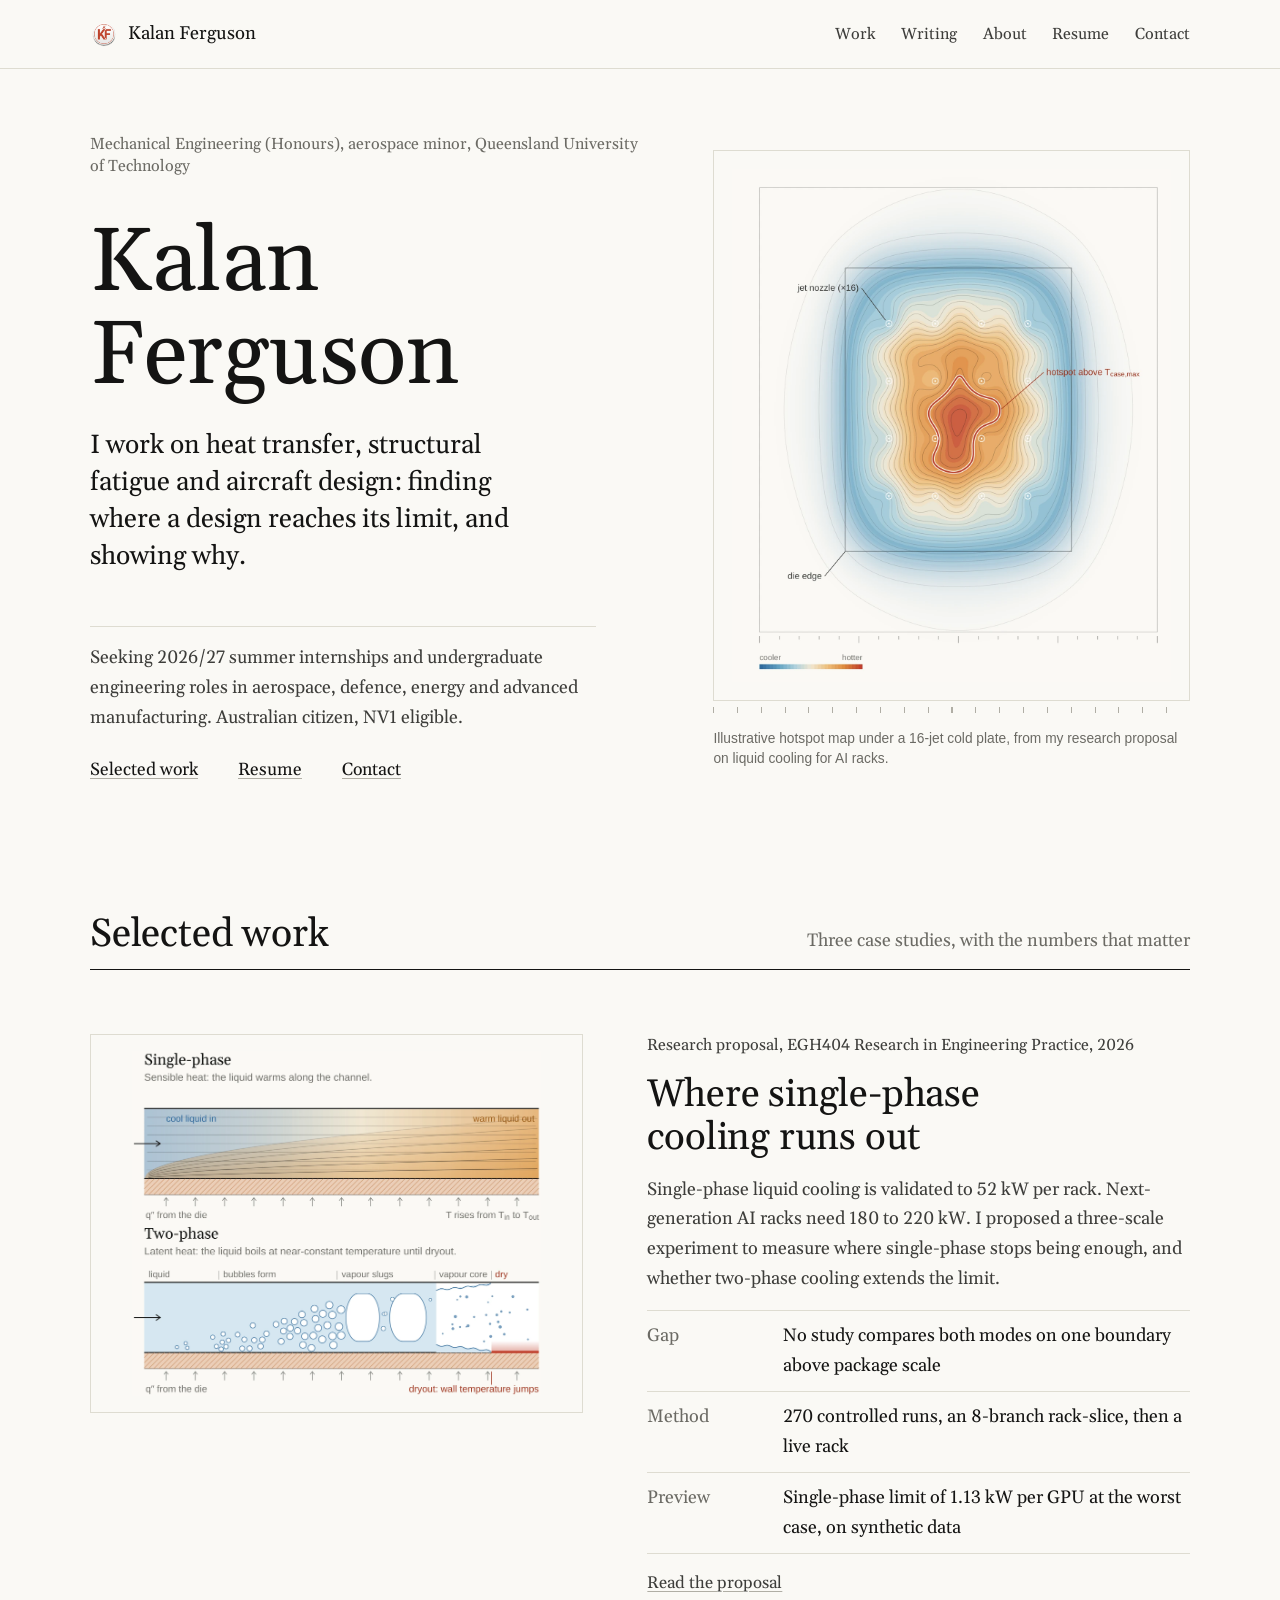
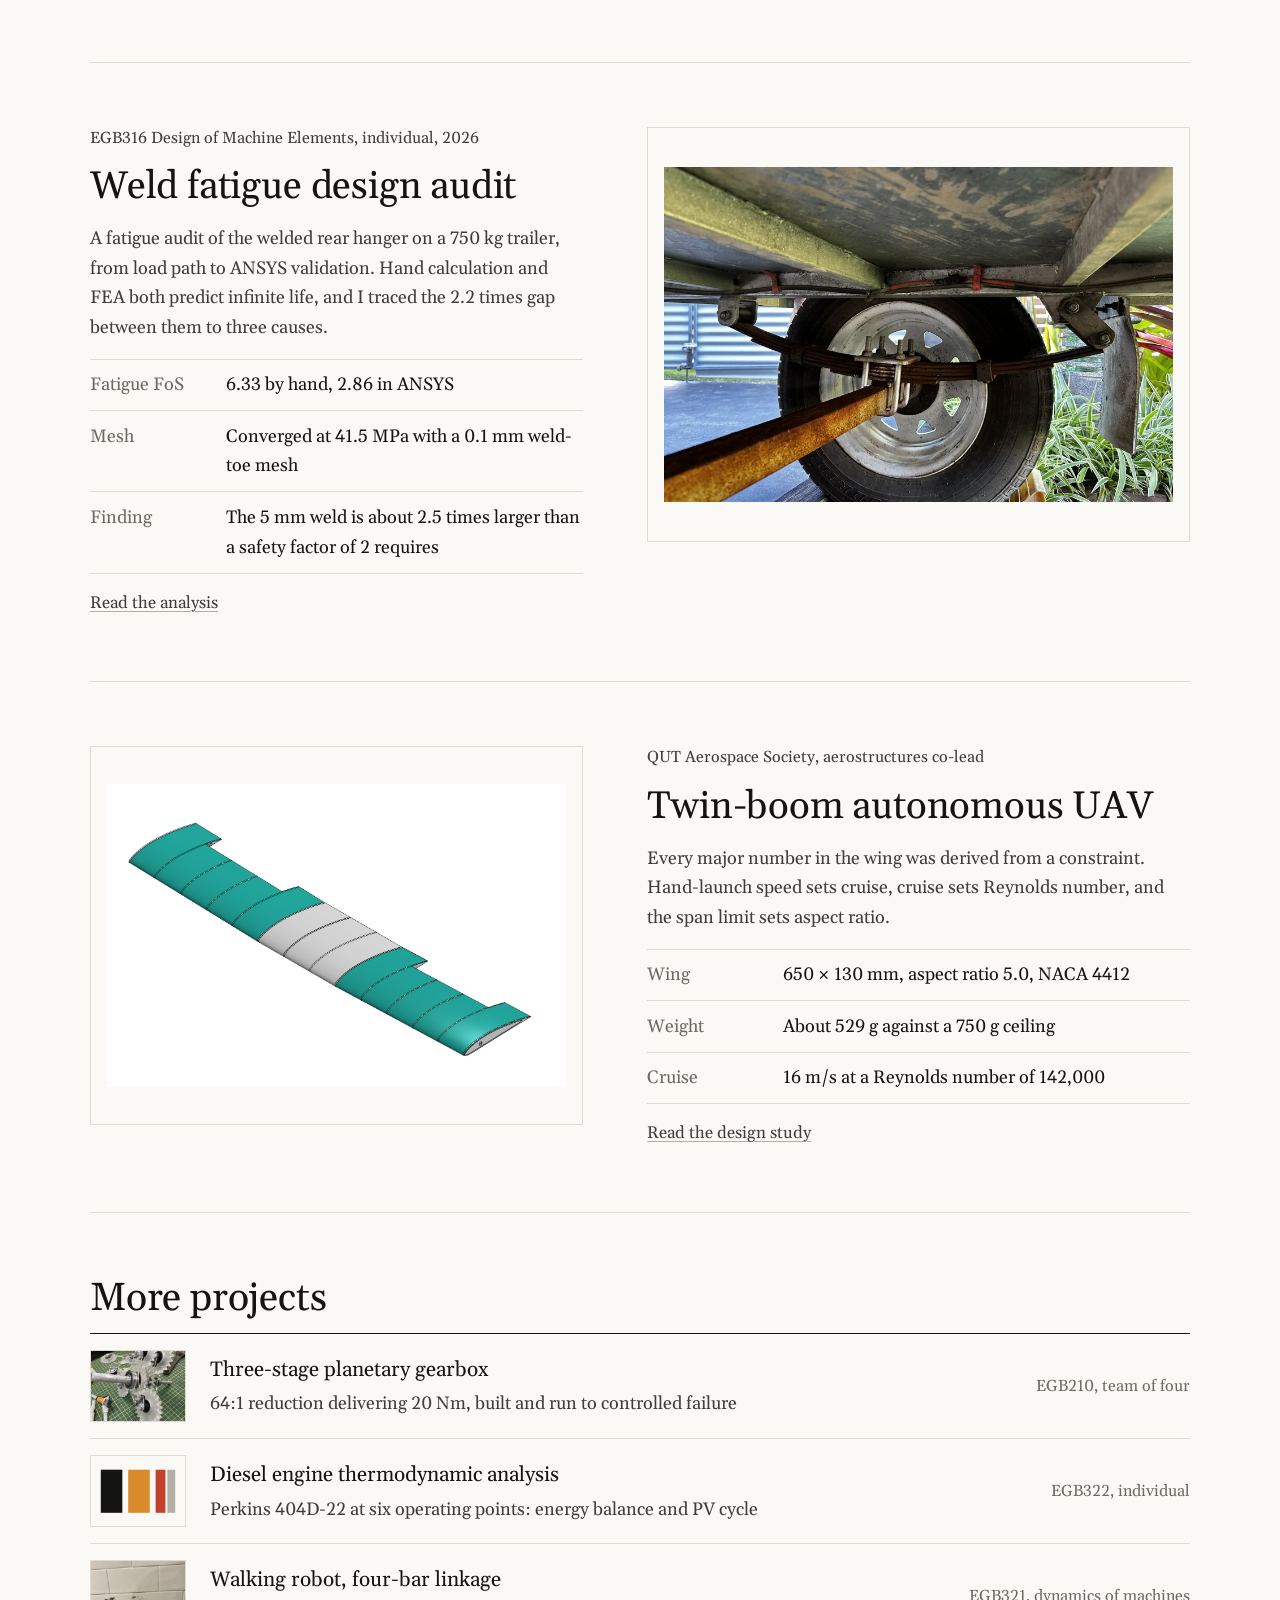
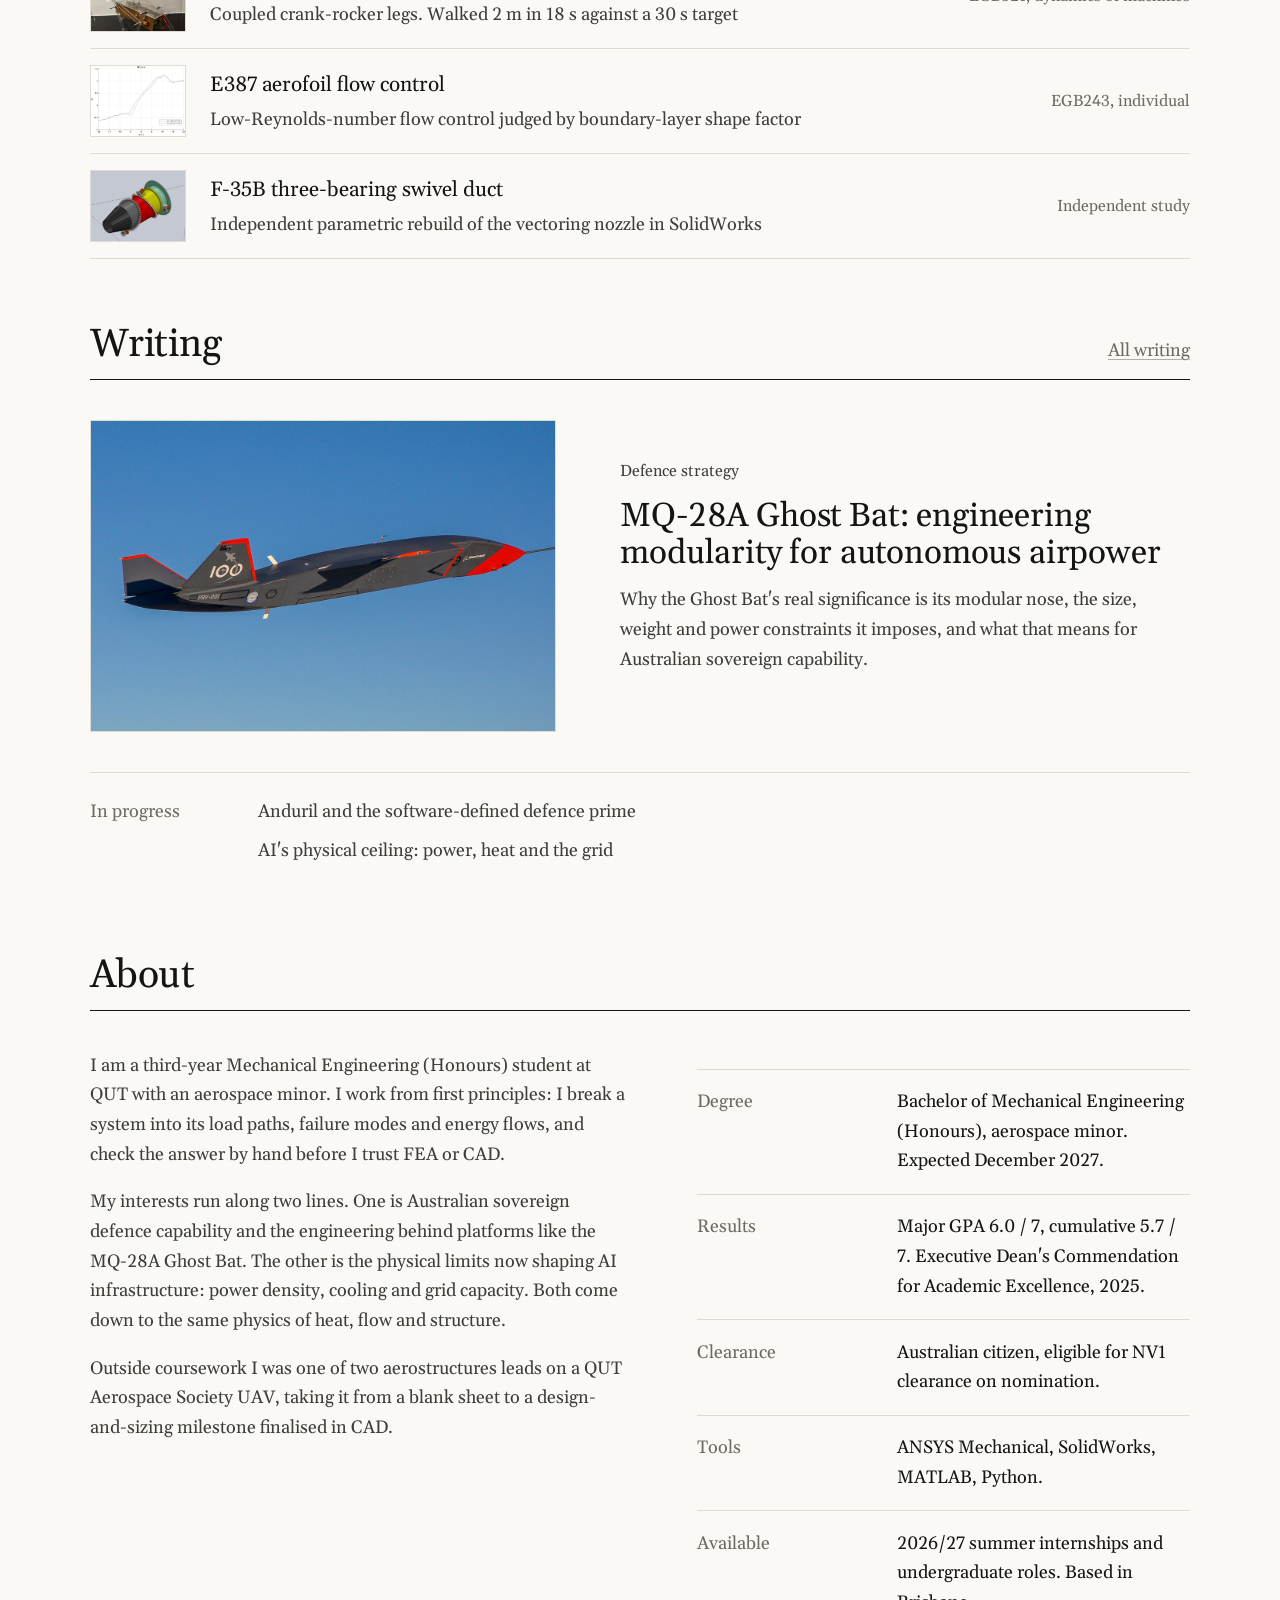
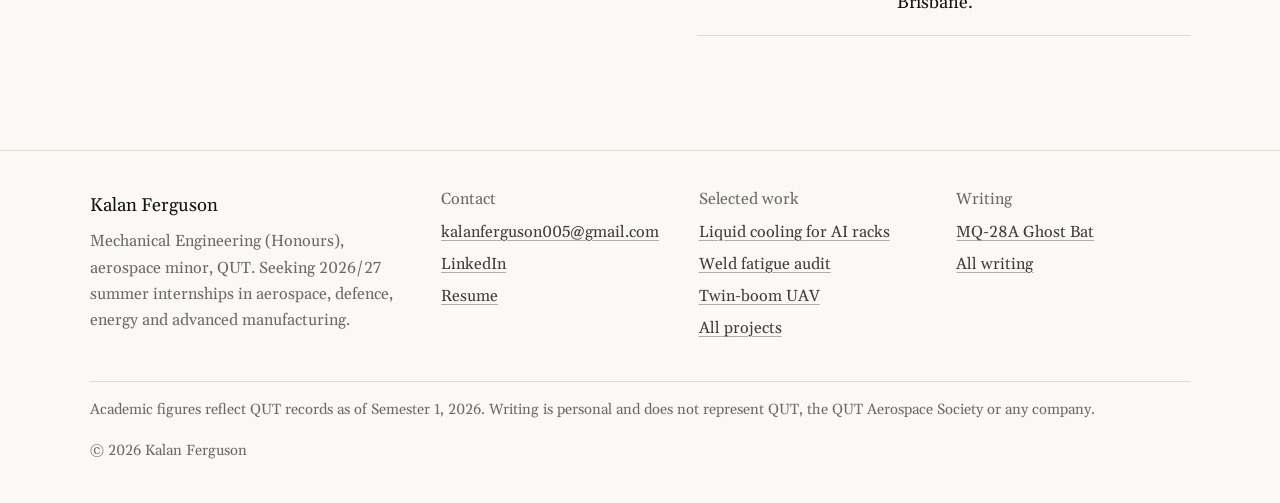
<file: index.html>
<!DOCTYPE html>
<html lang="en">
<head>
<!-- chrome:head -->
<meta charset="UTF-8">
<meta name="viewport" content="width=device-width,initial-scale=1">
<title>Kalan Ferguson, mechanical engineer</title>
<meta name="description" content="Kalan Ferguson, mechanical engineering student at QUT. Case studies in the thermal limits of AI hardware, structural fatigue and small-aircraft design.">
<link rel="canonical" href="https://kalanferguson.com/">
<meta property="og:type" content="website">
<meta property="og:site_name" content="Kalan Ferguson">
<meta property="og:title" content="Kalan Ferguson, mechanical engineer">
<meta property="og:description" content="Kalan Ferguson, mechanical engineering student at QUT. Case studies in the thermal limits of AI hardware, structural fatigue and small-aircraft design.">
<meta property="og:url" content="https://kalanferguson.com/">
<meta property="og:image" content="https://kalanferguson.com/img/og/home.jpg">
<meta property="og:image:width" content="1200">
<meta property="og:image:height" content="630">
<meta name="twitter:card" content="summary_large_image">
<link rel="icon" type="image/png" sizes="32x32" href="img/favicon-32.png">
<link rel="apple-touch-icon" href="img/apple-touch-icon.png">
<link rel="preconnect" href="https://fonts.googleapis.com">
<link rel="preconnect" href="https://fonts.gstatic.com" crossorigin>
<link rel="stylesheet" href="https://fonts.googleapis.com/css2?family=Gelasio:ital,wght@0,400;0,500;0,600;1,400&display=swap">
<link rel="stylesheet" href="site.css">
<link rel="stylesheet" href="home.css">
<script>document.documentElement.classList.add('js')</script>
<script src="site.js" defer></script>
<script data-goatcounter="https://kalanferguson.goatcounter.com/count" async src="https://gc.zgo.at/count.js"></script>
<!-- /chrome:head -->
</head>
<body>
<!-- chrome:header -->
<a class="skip" href="#main">Skip to content</a>
<header class="site-head">
  <div class="wrap">
    <a class="brand" href="index.html"><img src="img/kf-logo-96.png" alt="" width="28" height="28">Kalan Ferguson</a>
    <button class="nav-toggle" type="button" aria-expanded="false" aria-controls="site-nav">Menu</button>
    <nav id="site-nav" aria-label="Main">
      <ul class="nav-list">
        <li><a href="index.html#work">Work</a></li>
        <li><a href="writing.html">Writing</a></li>
        <li><a href="index.html#about">About</a></li>
        <li><a href="resume.html">Resume</a></li>
        <li><a href="#contact">Contact</a></li>
      </ul>
    </nav>
  </div>
</header>
<!-- /chrome:header -->
<main id="main">

  <section class="hero wrap" aria-labelledby="name">
    <div class="hero-text">
      <p class="label">Mechanical Engineering (Honours), aerospace minor, Queensland University of Technology</p>
      <h1 id="name">Kalan Ferguson</h1>
      <p class="lede">I work on heat transfer, structural fatigue and aircraft design: finding where a design reaches its limit, and showing why.</p>
      <p class="avail">Seeking 2026/27 summer internships and undergraduate engineering roles in aerospace, defence, energy and advanced manufacturing. Australian citizen, NV1 eligible.</p>
      <p class="links"><a href="#work">Selected work</a><a href="resume.html">Resume</a><a href="#contact">Contact</a></p>
    </div>
    <figure class="hero-fig">
      <div class="frame"><img src="img/projects/egh404-hero.webp" width="1200" height="1406" alt="Contour map of case temperature across a GPU die under a 16-jet cold plate, cool blue at the edges and an orange hotspot in the centre outlined in red where it exceeds the case-temperature limit" fetchpriority="high"></div>
      <div class="ticks" aria-hidden="true"></div>
      <figcaption>Illustrative hotspot map under a 16-jet cold plate, from my research proposal on liquid cooling for AI racks.</figcaption>
    </figure>
  </section>

  <section class="sec wrap" id="work" aria-labelledby="h-work">
    <div class="sec-head"><h2 id="h-work">Selected work</h2><p>Three case studies, with the numbers that matter</p></div>

    <article class="feature">
      <a class="feature-fig" href="projects/egh404-liquid-cooling.html" tabindex="-1" aria-hidden="true"><img src="img/projects/egh404-modes.webp" width="1800" height="1518" alt="" loading="lazy"></a>
      <div class="feature-text">
        <p class="label">Research proposal, EGH404 Research in Engineering Practice, 2026</p>
        <h3><a href="projects/egh404-liquid-cooling.html">Where single-phase cooling runs out</a></h3>
        <p>Single-phase liquid cooling is validated to 52 kW per rack. Next-generation AI racks need 180 to 220 kW. I proposed a three-scale experiment to measure where single-phase stops being enough, and whether two-phase cooling extends the limit.</p>
        <dl class="facts">
          <div><dt>Gap</dt><dd>No study compares both modes on one boundary above package scale</dd></div>
          <div><dt>Method</dt><dd>270 controlled runs, an 8-branch rack-slice, then a live rack</dd></div>
          <div><dt>Preview</dt><dd>Single-phase limit of 1.13 kW per GPU at the worst case, on synthetic data</dd></div>
        </dl>
        <p class="textlink"><a href="projects/egh404-liquid-cooling.html">Read the proposal</a></p>
      </div>
    </article>

    <article class="feature">
      <a class="feature-fig" href="projects/weld-fatigue.html" tabindex="-1" aria-hidden="true"><img src="img/projects/weld-suspension.webp" width="1800" height="1188" alt="" loading="lazy"></a>
      <div class="feature-text">
        <p class="label">EGB316 Design of Machine Elements, individual, 2026</p>
        <h3><a href="projects/weld-fatigue.html">Weld fatigue design audit</a></h3>
        <p>A fatigue audit of the welded rear hanger on a 750 kg trailer, from load path to ANSYS validation. Hand calculation and FEA both predict infinite life, and I traced the 2.2 times gap between them to three causes.</p>
        <dl class="facts">
          <div><dt>Fatigue FoS</dt><dd>6.33 by hand, 2.86 in ANSYS</dd></div>
          <div><dt>Mesh</dt><dd>Converged at 41.5 MPa with a 0.1 mm weld-toe mesh</dd></div>
          <div><dt>Finding</dt><dd>The 5 mm weld is about 2.5 times larger than a safety factor of 2 requires</dd></div>
        </dl>
        <p class="textlink"><a href="projects/weld-fatigue.html">Read the analysis</a></p>
      </div>
    </article>

    <article class="feature">
      <a class="feature-fig" href="projects/uav-aerostructures.html" tabindex="-1" aria-hidden="true"><img src="img/projects/uav-wing-iso.png" alt="" loading="lazy"></a>
      <div class="feature-text">
        <p class="label">QUT Aerospace Society, aerostructures co-lead</p>
        <h3><a href="projects/uav-aerostructures.html">Twin-boom autonomous UAV</a></h3>
        <p>Every major number in the wing was derived from a constraint. Hand-launch speed sets cruise, cruise sets Reynolds number, and the span limit sets aspect ratio.</p>
        <dl class="facts">
          <div><dt>Wing</dt><dd>650 × 130 mm, aspect ratio 5.0, NACA 4412</dd></div>
          <div><dt>Weight</dt><dd>About 529 g against a 750 g ceiling</dd></div>
          <div><dt>Cruise</dt><dd>16 m/s at a Reynolds number of 142,000</dd></div>
        </dl>
        <p class="textlink"><a href="projects/uav-aerostructures.html">Read the design study</a></p>
      </div>
    </article>
  </section>

  <section class="sec wrap" id="more" aria-labelledby="h-more">
    <div class="sec-head"><h2 id="h-more">More projects</h2></div>
    <ul class="more">
      <li><a href="projects/planetary-gearbox.html"><img src="img/projects/gbx-assembly.jpg" alt="" loading="lazy"><span><span class="t">Three-stage planetary gearbox</span><span class="d">64:1 reduction delivering 20 Nm, built and run to controlled failure</span></span><span class="c">EGB210, team of four</span></a></li>
      <li><a href="projects/diesel-engine.html"><svg viewBox="0 0 96 72" width="96" height="72" aria-hidden="true" style="border:1px solid var(--hair);background:var(--paper)"><rect x="10" y="14" width="22" height="44" fill="var(--ink)"/><rect x="38" y="14" width="22" height="44" fill="var(--warm)"/><rect x="66" y="14" width="10" height="44" fill="var(--red)"/><rect x="78" y="14" width="8" height="44" fill="var(--faint)"/></svg><span><span class="t">Diesel engine thermodynamic analysis</span><span class="d">Perkins 404D-22 at six operating points: energy balance and PV cycle</span></span><span class="c">EGB322, individual</span></a></li>
      <li><a href="projects/walking-robot.html"><img src="img/projects/robot-iso-full.jpg" alt="" loading="lazy"><span><span class="t">Walking robot, four-bar linkage</span><span class="d">Coupled crank-rocker legs. Walked 2 m in 18 s against a 30 s target</span></span><span class="c">EGB321, dynamics of machines</span></a></li>
      <li><a href="projects/aerofoil-flow.html"><img src="img/projects/aero-cl-alpha.jpg" alt="" loading="lazy"><span><span class="t">E387 aerofoil flow control</span><span class="d">Low-Reynolds-number flow control judged by boundary-layer shape factor</span></span><span class="c">EGB243, individual</span></a></li>
      <li><a href="projects/f35b-swivel.html"><img src="img/projects/f35b-iso1.jpg" alt="" loading="lazy"><span><span class="t">F-35B three-bearing swivel duct</span><span class="d">Independent parametric rebuild of the vectoring nozzle in SolidWorks</span></span><span class="c">Independent study</span></a></li>
    </ul>
  </section>

  <section class="sec wrap" id="writing" aria-labelledby="h-writing">
    <div class="sec-head"><h2 id="h-writing">Writing</h2><p><a href="writing.html">All writing</a></p></div>
    <article class="essay-row">
      <a href="ghostbat.html" tabindex="-1" aria-hidden="true"><img src="img/ghostbat-woomera.jpg" alt="" loading="lazy"></a>
      <div>
        <p class="label">Defence strategy</p>
        <h3><a href="ghostbat.html">MQ-28A Ghost Bat: engineering modularity for autonomous airpower</a></h3>
        <p>Why the Ghost Bat's real significance is its modular nose, the size, weight and power constraints it imposes, and what that means for Australian sovereign capability.</p>
      </div>
    </article>
    <div class="queue-home">
      <span class="k">In progress</span>
      <ul>
        <li>Anduril and the software-defined defence prime</li>
        <li>AI's physical ceiling: power, heat and the grid</li>
      </ul>
    </div>
  </section>

  <section class="sec wrap" id="about" aria-labelledby="h-about">
    <div class="sec-head"><h2 id="h-about">About</h2></div>
    <div class="about-grid">
      <div class="prose">
        <p>I am a third-year Mechanical Engineering (Honours) student at QUT with an aerospace minor. I work from first principles: I break a system into its load paths, failure modes and energy flows, and check the answer by hand before I trust FEA or CAD.</p>
        <p>My interests run along two lines. One is Australian sovereign defence capability and the engineering behind platforms like the MQ-28A Ghost Bat. The other is the physical limits now shaping AI infrastructure: power density, cooling and grid capacity. Both come down to the same physics of heat, flow and structure.</p>
        <p>Outside coursework I was one of two aerostructures leads on a QUT Aerospace Society UAV, taking it from a blank sheet to a design-and-sizing milestone finalised in CAD.</p>
      </div>
      <dl class="rows">
        <div><dt>Degree</dt><dd>Bachelor of Mechanical Engineering (Honours), aerospace minor. Expected December 2027.</dd></div>
        <div><dt>Results</dt><dd>Major GPA 6.0 / 7, cumulative 5.7 / 7. Executive Dean's Commendation for Academic Excellence, 2025.</dd></div>
        <div><dt>Clearance</dt><dd>Australian citizen, eligible for NV1 clearance on nomination.</dd></div>
        <div><dt>Tools</dt><dd>ANSYS Mechanical, SolidWorks, MATLAB, Python.</dd></div>
        <div><dt>Available</dt><dd>2026/27 summer internships and undergraduate roles. Based in Brisbane.</dd></div>
      </dl>
    </div>
  </section>

</main>
<!-- chrome:footer -->
<footer class="site-foot" id="contact">
  <div class="wrap">
    <div class="cols">
      <div>
        <p style="margin:0 0 .4rem;font-size:1.15rem;color:var(--ink)">Kalan Ferguson</p>
        <p class="muted" style="margin:0;max-width:34ch">Mechanical Engineering (Honours), aerospace minor, QUT. Seeking 2026/27 summer internships in aerospace, defence, energy and advanced manufacturing.</p>
      </div>
      <div>
        <h2>Contact</h2>
        <ul>
          <li><a class="addr" href="mailto:kalanferguson005@gmail.com">kalanferguson005@gmail.com</a></li>
          <li><a href="https://www.linkedin.com/in/kalan-ferguson-288858326/" rel="noopener">LinkedIn</a></li>
          <li><a href="resume.html">Resume</a></li>
        </ul>
      </div>
      <div>
        <h2>Selected work</h2>
        <ul>
          <li><a href="projects/egh404-liquid-cooling.html">Liquid cooling for AI racks</a></li>
          <li><a href="projects/weld-fatigue.html">Weld fatigue audit</a></li>
          <li><a href="projects/uav-aerostructures.html">Twin-boom UAV</a></li>
          <li><a href="index.html#more">All projects</a></li>
        </ul>
      </div>
      <div>
        <h2>Writing</h2>
        <ul>
          <li><a href="ghostbat.html">MQ-28A Ghost Bat</a></li>
          <li><a href="writing.html">All writing</a></li>
        </ul>
      </div>
    </div>
    <div class="fine">
      <span>Academic figures reflect QUT records as of Semester 1, 2026. Writing is personal and does not represent QUT, the QUT Aerospace Society or any company.</span>
      <span>&copy; 2026 Kalan Ferguson</span>
    </div>
  </div>
</footer>
<!-- /chrome:footer -->
</body>
</html>
</file>
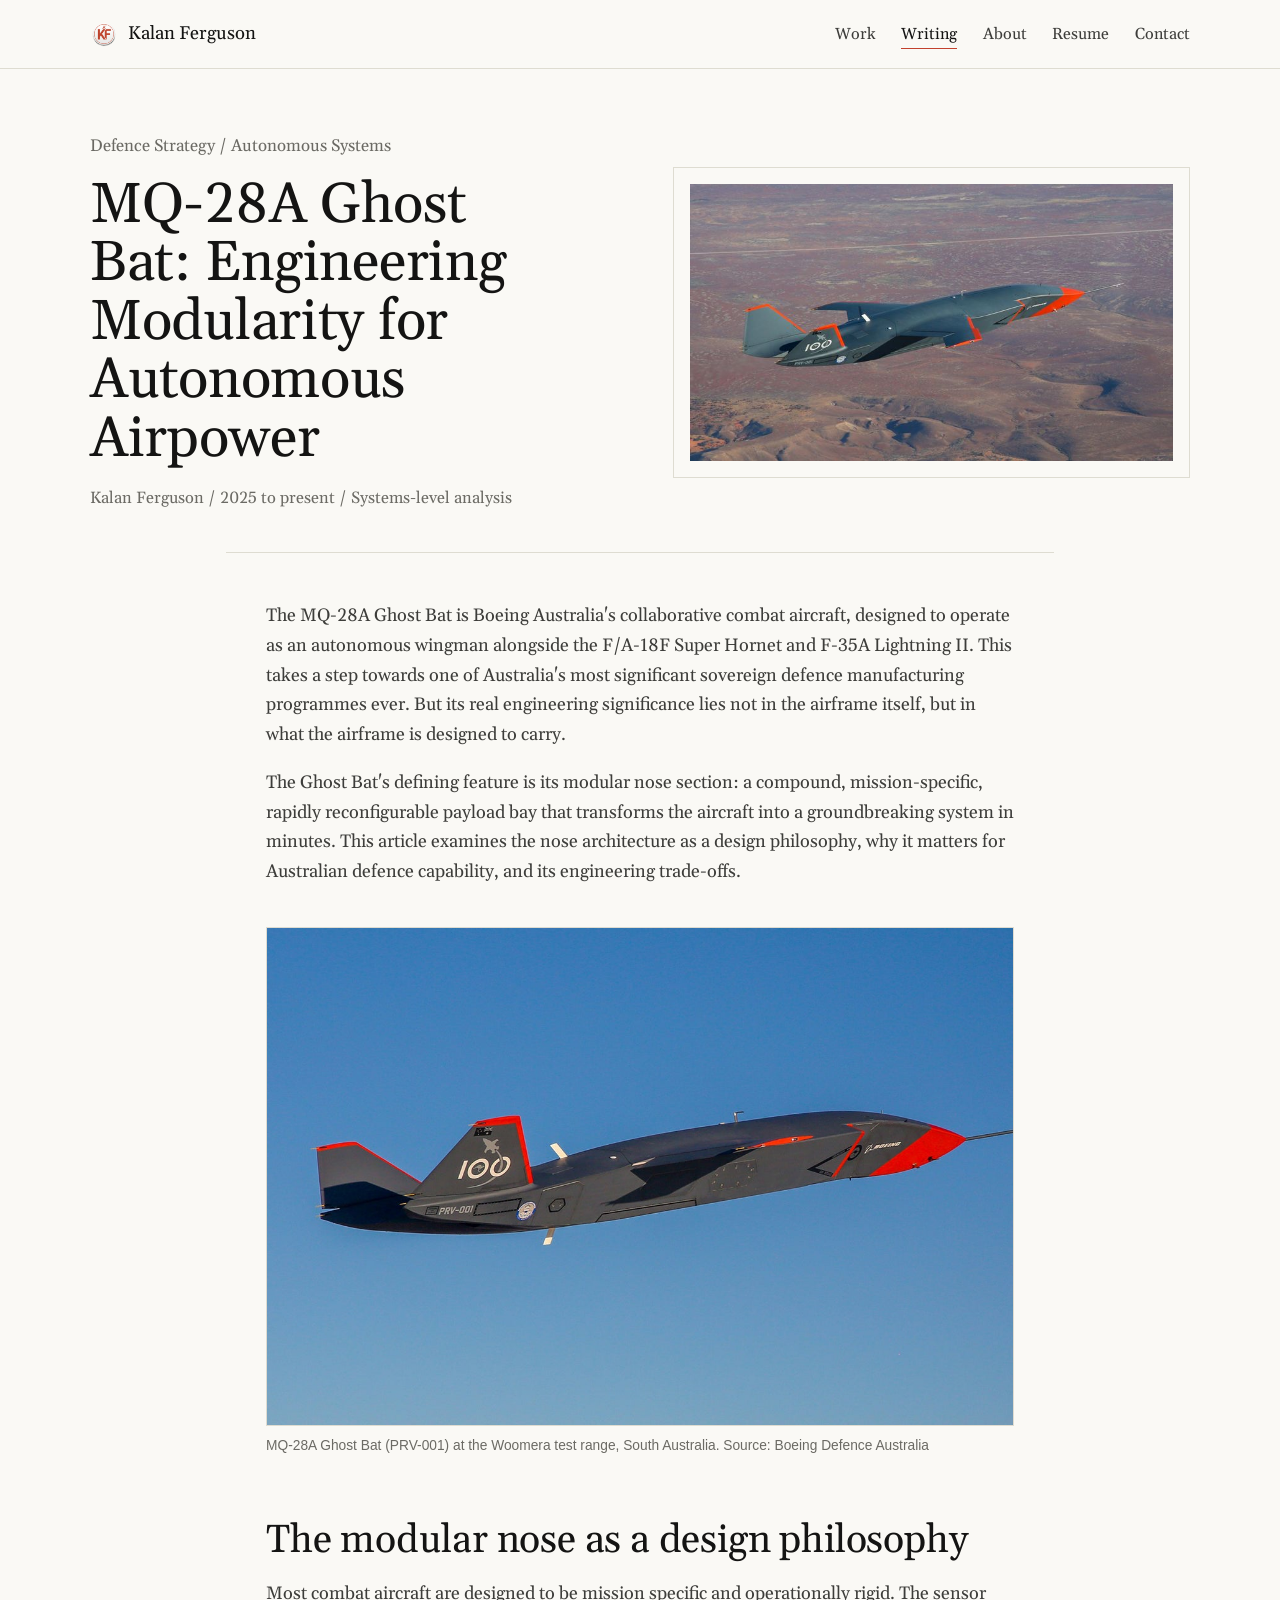
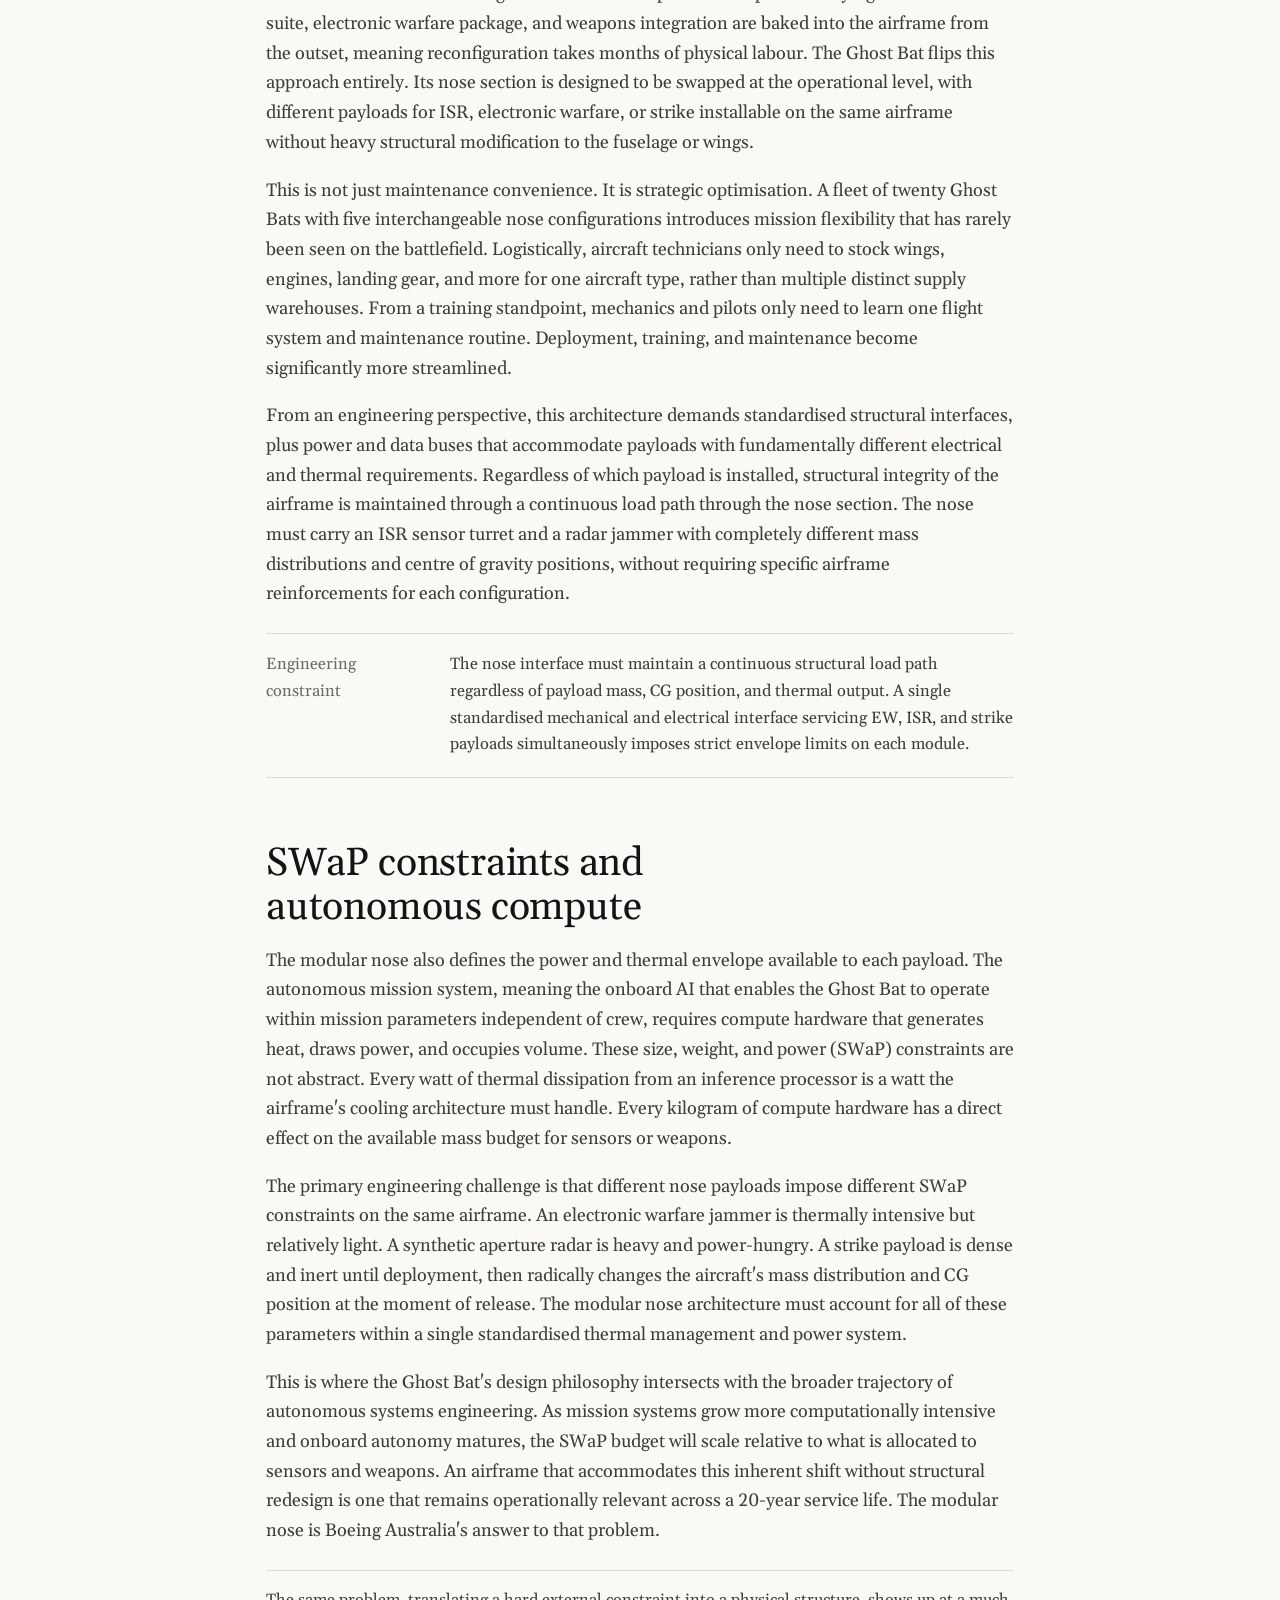
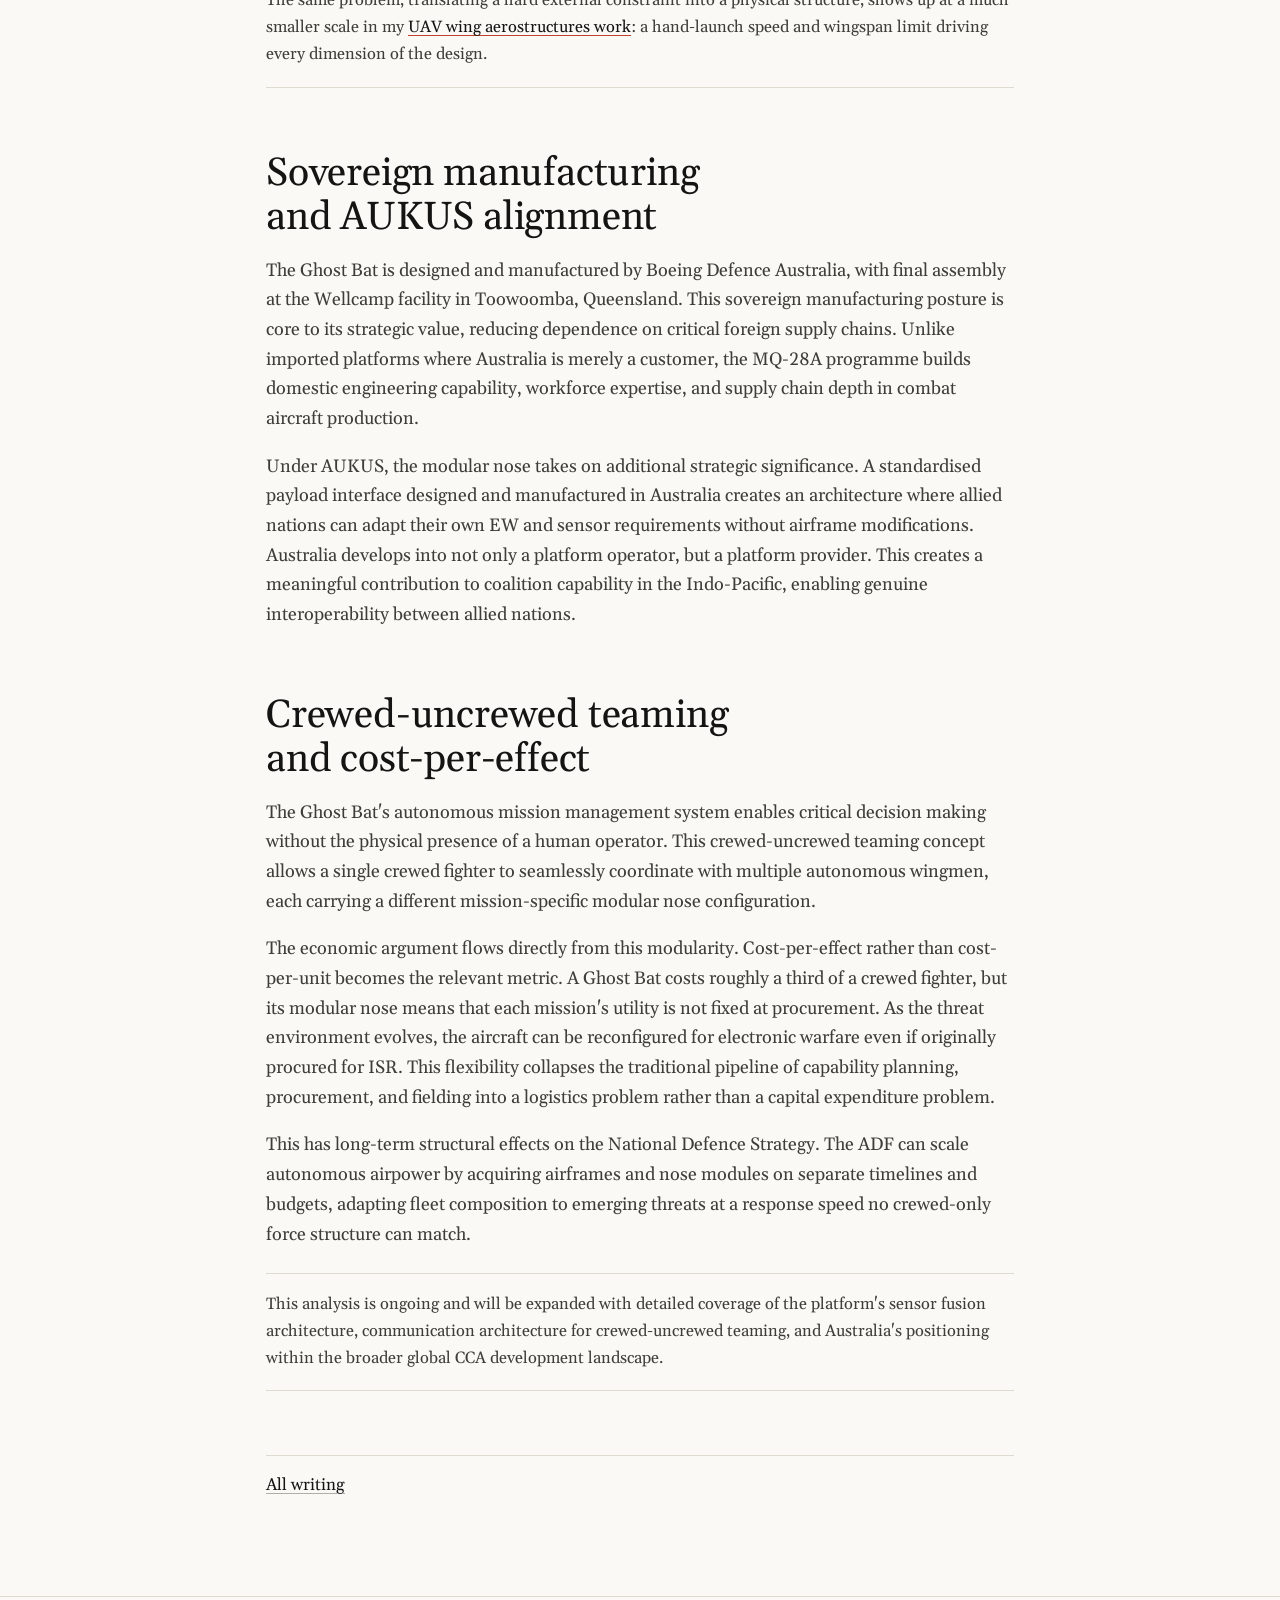
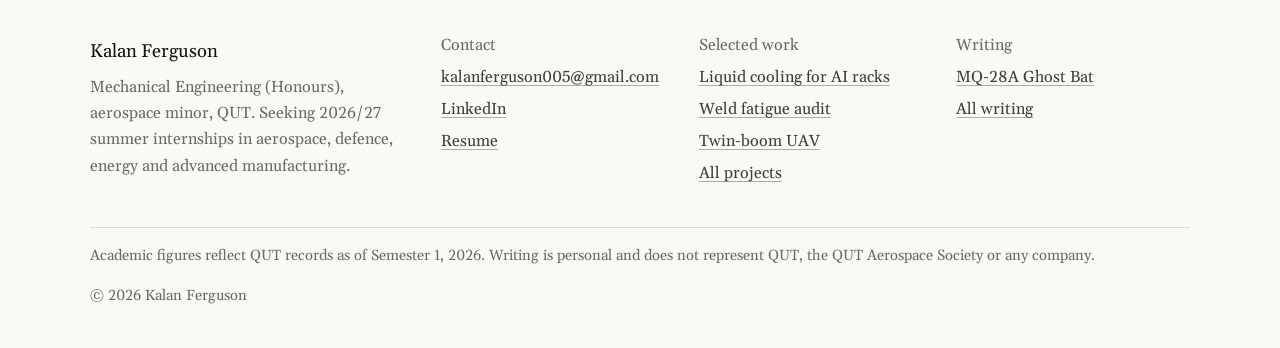
<file: ghostbat.html>
<!DOCTYPE html>
<html lang="en">
<head>
<!-- chrome:head -->
<meta charset="UTF-8">
<meta name="viewport" content="width=device-width,initial-scale=1">
<title>MQ-28A Ghost Bat / Kalan Ferguson</title>
<meta name="description" content="Why the MQ-28A Ghost Bat&#x27;s modular nose matters: SWaP constraints, sovereign manufacturing and crewed-uncrewed teaming.">
<link rel="canonical" href="https://kalanferguson.com/ghostbat.html">
<meta property="og:type" content="article">
<meta property="og:site_name" content="Kalan Ferguson">
<meta property="og:title" content="MQ-28A Ghost Bat">
<meta property="og:description" content="Why the MQ-28A Ghost Bat&#x27;s modular nose matters: SWaP constraints, sovereign manufacturing and crewed-uncrewed teaming.">
<meta property="og:url" content="https://kalanferguson.com/ghostbat.html">
<meta property="og:image" content="https://kalanferguson.com/img/og/ghostbat.jpg">
<meta property="og:image:width" content="1200">
<meta property="og:image:height" content="630">
<meta name="twitter:card" content="summary_large_image">
<link rel="icon" type="image/png" sizes="32x32" href="img/favicon-32.png">
<link rel="apple-touch-icon" href="img/apple-touch-icon.png">
<link rel="preconnect" href="https://fonts.googleapis.com">
<link rel="preconnect" href="https://fonts.gstatic.com" crossorigin>
<link rel="stylesheet" href="https://fonts.googleapis.com/css2?family=Gelasio:ital,wght@0,400;0,500;0,600;1,400&display=swap">
<link rel="stylesheet" href="site.css">
<link rel="stylesheet" href="article-style.css">
<script>document.documentElement.classList.add('js')</script>
<script src="site.js" defer></script>
<script data-goatcounter="https://kalanferguson.goatcounter.com/count" async src="https://gc.zgo.at/count.js"></script>
<!-- /chrome:head -->
</head>
<body>

<!-- chrome:header -->
<a class="skip" href="#main">Skip to content</a>
<header class="site-head">
  <div class="wrap">
    <a class="brand" href="index.html"><img src="img/kf-logo-96.png" alt="" width="28" height="28">Kalan Ferguson</a>
    <button class="nav-toggle" type="button" aria-expanded="false" aria-controls="site-nav">Menu</button>
    <nav id="site-nav" aria-label="Main">
      <ul class="nav-list">
        <li><a href="index.html#work">Work</a></li>
        <li><a href="writing.html" aria-current="page">Writing</a></li>
        <li><a href="index.html#about">About</a></li>
        <li><a href="resume.html">Resume</a></li>
        <li><a href="#contact">Contact</a></li>
      </ul>
    </nav>
  </div>
</header>
<!-- /chrome:header -->
<main id="main">

<div class="article-hero">
  <div class="hero-img"><img src="img/ghostbat-flight.jpg" alt="MQ-28A Ghost Bat in flight"></div>
  <div class="inner">
    <div class="tag">Defence Strategy / Autonomous Systems</div>
    <h1>MQ-28A Ghost Bat: Engineering Modularity for Autonomous Airpower</h1>
    <div class="meta">Kalan Ferguson / 2025 to present / Systems-level analysis</div>
  </div>
</div>

<div class="article">

<p>The MQ-28A Ghost Bat is Boeing Australia's collaborative combat aircraft, designed to operate as an autonomous wingman alongside the F/A-18F Super Hornet and F-35A Lightning II. This takes a step towards one of Australia's most significant sovereign defence manufacturing programmes ever. But its real engineering significance lies not in the airframe itself, but in what the airframe is designed to carry.</p>

<p>The Ghost Bat's defining feature is its modular nose section: a compound, mission-specific, rapidly reconfigurable payload bay that transforms the aircraft into a groundbreaking system in minutes. This article examines the nose architecture as a design philosophy, why it matters for Australian defence capability, and its engineering trade-offs.</p>

<div class="img-block">
  <img src="img/ghostbat-woomera.jpg" alt="MQ-28A Ghost Bat at Woomera test range">
  <div class="img-caption">MQ-28A Ghost Bat (PRV-001) at the Woomera test range, South Australia. Source: Boeing Defence Australia</div>
</div>

<h2>The modular nose as a design philosophy</h2>

<p>Most combat aircraft are designed to be mission specific and operationally rigid. The sensor suite, electronic warfare package, and weapons integration are baked into the airframe from the outset, meaning reconfiguration takes months of physical labour. The Ghost Bat flips this approach entirely. Its nose section is designed to be swapped at the operational level, with different payloads for ISR, electronic warfare, or strike installable on the same airframe without heavy structural modification to the fuselage or wings.</p>

<p>This is not just maintenance convenience. It is strategic optimisation. A fleet of twenty Ghost Bats with five interchangeable nose configurations introduces mission flexibility that has rarely been seen on the battlefield. Logistically, aircraft technicians only need to stock wings, engines, landing gear, and more for one aircraft type, rather than multiple distinct supply warehouses. From a training standpoint, mechanics and pilots only need to learn one flight system and maintenance routine. Deployment, training, and maintenance become significantly more streamlined.</p>

<p>From an engineering perspective, this architecture demands standardised structural interfaces, plus power and data buses that accommodate payloads with fundamentally different electrical and thermal requirements. Regardless of which payload is installed, structural integrity of the airframe is maintained through a continuous load path through the nose section. The nose must carry an ISR sensor turret and a radar jammer with completely different mass distributions and centre of gravity positions, without requiring specific airframe reinforcements for each configuration.</p>

<div class="callout">
  <span class="k">Engineering constraint</span>
  The nose interface must maintain a continuous structural load path regardless of payload mass, CG position, and thermal output. A single standardised mechanical and electrical interface servicing EW, ISR, and strike payloads simultaneously imposes strict envelope limits on each module.
</div>

<h2>SWaP constraints and autonomous compute</h2>

<p>The modular nose also defines the power and thermal envelope available to each payload. The autonomous mission system, meaning the onboard AI that enables the Ghost Bat to operate within mission parameters independent of crew, requires compute hardware that generates heat, draws power, and occupies volume. These size, weight, and power (SWaP) constraints are not abstract. Every watt of thermal dissipation from an inference processor is a watt the airframe's cooling architecture must handle. Every kilogram of compute hardware has a direct effect on the available mass budget for sensors or weapons.</p>

<p>The primary engineering challenge is that different nose payloads impose different SWaP constraints on the same airframe. An electronic warfare jammer is thermally intensive but relatively light. A synthetic aperture radar is heavy and power-hungry. A strike payload is dense and inert until deployment, then radically changes the aircraft's mass distribution and CG position at the moment of release. The modular nose architecture must account for all of these parameters within a single standardised thermal management and power system.</p>

<p>This is where the Ghost Bat's design philosophy intersects with the broader trajectory of autonomous systems engineering. As mission systems grow more computationally intensive and onboard autonomy matures, the SWaP budget will scale relative to what is allocated to sensors and weapons. An airframe that accommodates this inherent shift without structural redesign is one that remains operationally relevant across a 20-year service life. The modular nose is Boeing Australia's answer to that problem.</p>

<div class="note">The same problem, translating a hard external constraint into a physical structure, shows up at a much smaller scale in my <a href="projects/uav-aerostructures.html">UAV wing aerostructures work</a>: a hand-launch speed and wingspan limit driving every dimension of the design.</div>

<h2>Sovereign manufacturing and AUKUS alignment</h2>

<p>The Ghost Bat is designed and manufactured by Boeing Defence Australia, with final assembly at the Wellcamp facility in Toowoomba, Queensland. This sovereign manufacturing posture is core to its strategic value, reducing dependence on critical foreign supply chains. Unlike imported platforms where Australia is merely a customer, the MQ-28A programme builds domestic engineering capability, workforce expertise, and supply chain depth in combat aircraft production.</p>

<p>Under AUKUS, the modular nose takes on additional strategic significance. A standardised payload interface designed and manufactured in Australia creates an architecture where allied nations can adapt their own EW and sensor requirements without airframe modifications. Australia develops into not only a platform operator, but a platform provider. This creates a meaningful contribution to coalition capability in the Indo-Pacific, enabling genuine interoperability between allied nations.</p>

<h2>Crewed-uncrewed teaming and cost-per-effect</h2>

<p>The Ghost Bat's autonomous mission management system enables critical decision making without the physical presence of a human operator. This crewed-uncrewed teaming concept allows a single crewed fighter to seamlessly coordinate with multiple autonomous wingmen, each carrying a different mission-specific modular nose configuration.</p>

<p>The economic argument flows directly from this modularity. Cost-per-effect rather than cost-per-unit becomes the relevant metric. A Ghost Bat costs roughly a third of a crewed fighter, but its modular nose means that each mission's utility is not fixed at procurement. As the threat environment evolves, the aircraft can be reconfigured for electronic warfare even if originally procured for ISR. This flexibility collapses the traditional pipeline of capability planning, procurement, and fielding into a logistics problem rather than a capital expenditure problem.</p>

<p>This has long-term structural effects on the National Defence Strategy. The ADF can scale autonomous airpower by acquiring airframes and nose modules on separate timelines and budgets, adapting fleet composition to emerging threats at a response speed no crewed-only force structure can match.</p>

<div class="note">This analysis is ongoing and will be expanded with detailed coverage of the platform's sensor fusion architecture, communication architecture for crewed-uncrewed teaming, and Australia's positioning within the broader global CCA development landscape.</div>

<a href="writing.html" class="back">All writing</a>
</div>

</main>
<!-- chrome:footer -->
<footer class="site-foot" id="contact">
  <div class="wrap">
    <div class="cols">
      <div>
        <p style="margin:0 0 .4rem;font-size:1.15rem;color:var(--ink)">Kalan Ferguson</p>
        <p class="muted" style="margin:0;max-width:34ch">Mechanical Engineering (Honours), aerospace minor, QUT. Seeking 2026/27 summer internships in aerospace, defence, energy and advanced manufacturing.</p>
      </div>
      <div>
        <h2>Contact</h2>
        <ul>
          <li><a class="addr" href="mailto:kalanferguson005@gmail.com">kalanferguson005@gmail.com</a></li>
          <li><a href="https://www.linkedin.com/in/kalan-ferguson-288858326/" rel="noopener">LinkedIn</a></li>
          <li><a href="resume.html">Resume</a></li>
        </ul>
      </div>
      <div>
        <h2>Selected work</h2>
        <ul>
          <li><a href="projects/egh404-liquid-cooling.html">Liquid cooling for AI racks</a></li>
          <li><a href="projects/weld-fatigue.html">Weld fatigue audit</a></li>
          <li><a href="projects/uav-aerostructures.html">Twin-boom UAV</a></li>
          <li><a href="index.html#more">All projects</a></li>
        </ul>
      </div>
      <div>
        <h2>Writing</h2>
        <ul>
          <li><a href="ghostbat.html">MQ-28A Ghost Bat</a></li>
          <li><a href="writing.html">All writing</a></li>
        </ul>
      </div>
    </div>
    <div class="fine">
      <span>Academic figures reflect QUT records as of Semester 1, 2026. Writing is personal and does not represent QUT, the QUT Aerospace Society or any company.</span>
      <span>&copy; 2026 Kalan Ferguson</span>
    </div>
  </div>
</footer>
<!-- /chrome:footer -->
</body>
</html>
</file>
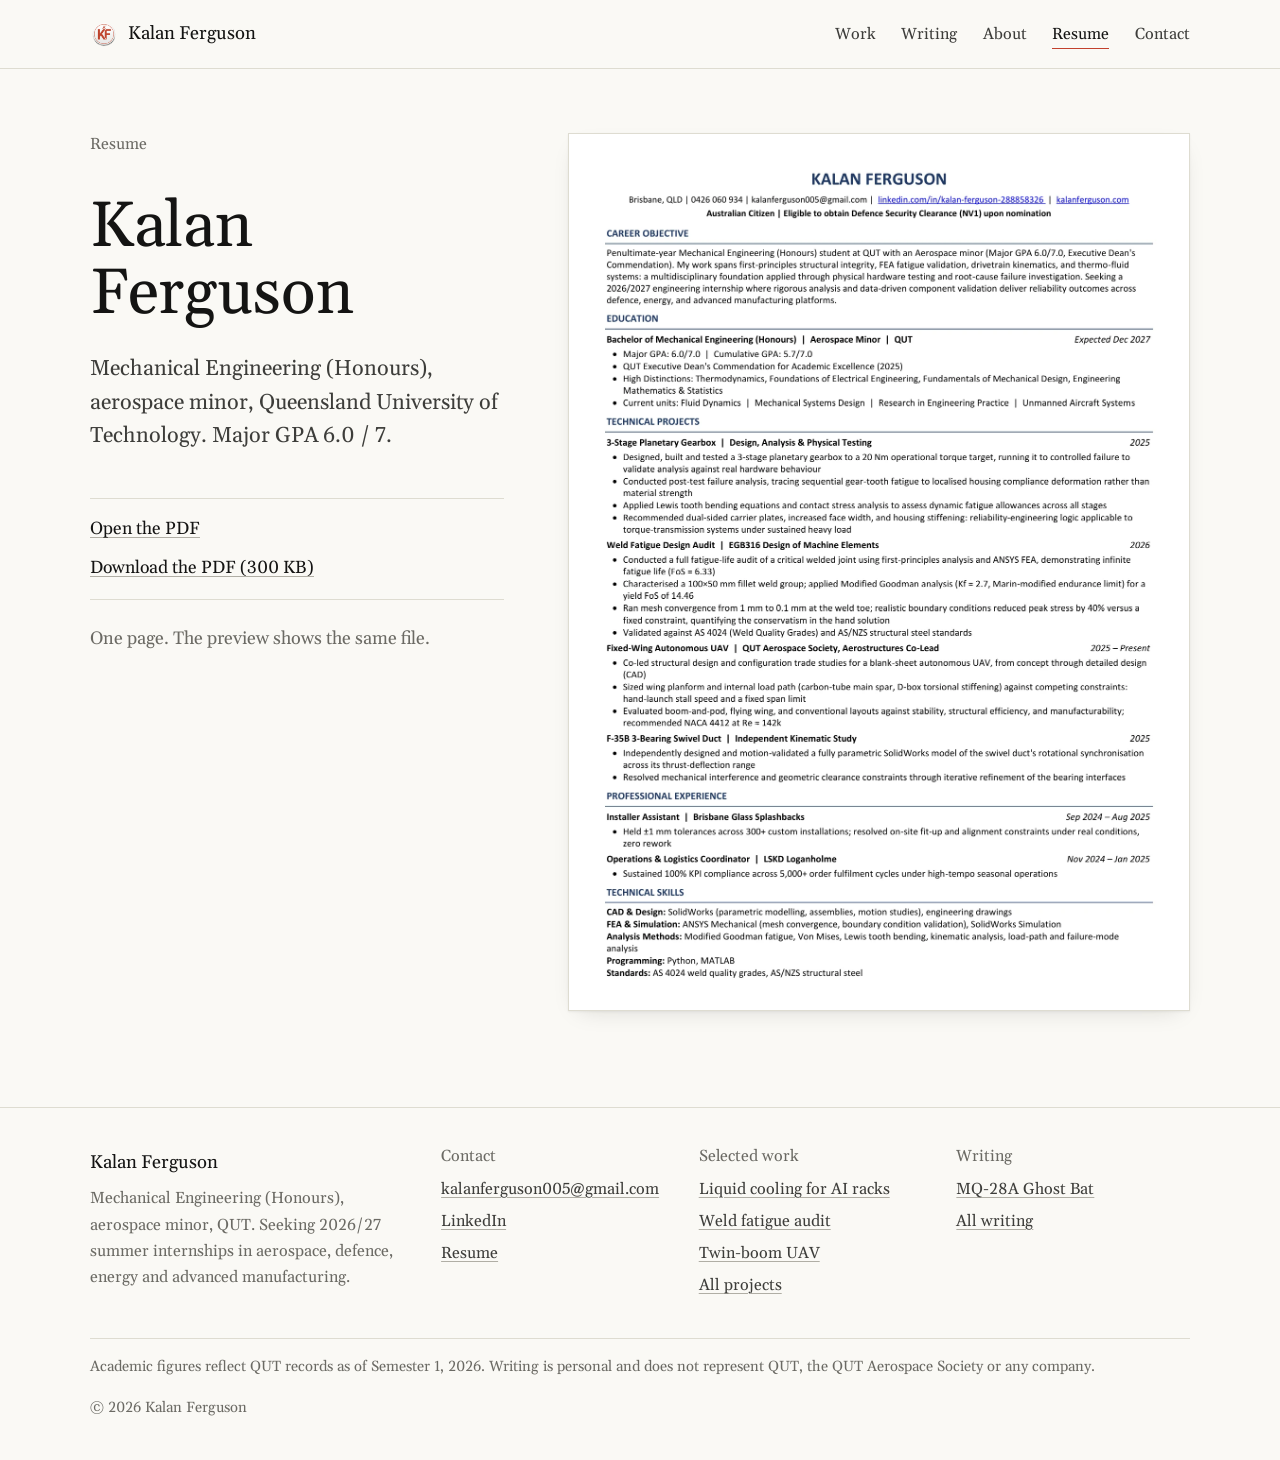
<file: resume.html>
<!DOCTYPE html>
<html lang="en">
<head>
<!-- chrome:head -->
<meta charset="UTF-8">
<meta name="viewport" content="width=device-width,initial-scale=1">
<title>Resume / Kalan Ferguson</title>
<meta name="description" content="Resume of Kalan Ferguson, Mechanical Engineering (Honours) with an aerospace minor at QUT.">
<link rel="canonical" href="https://kalanferguson.com/resume.html">
<meta property="og:type" content="website">
<meta property="og:site_name" content="Kalan Ferguson">
<meta property="og:title" content="Resume">
<meta property="og:description" content="Resume of Kalan Ferguson, Mechanical Engineering (Honours) with an aerospace minor at QUT.">
<meta property="og:url" content="https://kalanferguson.com/resume.html">
<meta property="og:image" content="https://kalanferguson.com/img/og/resume.jpg">
<meta property="og:image:width" content="1200">
<meta property="og:image:height" content="630">
<meta name="twitter:card" content="summary_large_image">
<link rel="icon" type="image/png" sizes="32x32" href="img/favicon-32.png">
<link rel="apple-touch-icon" href="img/apple-touch-icon.png">
<link rel="preconnect" href="https://fonts.googleapis.com">
<link rel="preconnect" href="https://fonts.gstatic.com" crossorigin>
<link rel="stylesheet" href="https://fonts.googleapis.com/css2?family=Gelasio:ital,wght@0,400;0,500;0,600;1,400&display=swap">
<link rel="stylesheet" href="site.css">
<link rel="stylesheet" href="resume.css">
<script>document.documentElement.classList.add('js')</script>
<script src="site.js" defer></script>
<script data-goatcounter="https://kalanferguson.goatcounter.com/count" async src="https://gc.zgo.at/count.js"></script>
<!-- /chrome:head -->
</head>
<body>
<!-- chrome:header -->
<a class="skip" href="#main">Skip to content</a>
<header class="site-head">
  <div class="wrap">
    <a class="brand" href="index.html"><img src="img/kf-logo-96.png" alt="" width="28" height="28">Kalan Ferguson</a>
    <button class="nav-toggle" type="button" aria-expanded="false" aria-controls="site-nav">Menu</button>
    <nav id="site-nav" aria-label="Main">
      <ul class="nav-list">
        <li><a href="index.html#work">Work</a></li>
        <li><a href="writing.html">Writing</a></li>
        <li><a href="index.html#about">About</a></li>
        <li><a href="resume.html" aria-current="page">Resume</a></li>
        <li><a href="#contact">Contact</a></li>
      </ul>
    </nav>
  </div>
</header>
<!-- /chrome:header -->
<main id="main">
  <div class="resume wrap">
    <div class="side">
      <p class="label">Resume</p>
      <h1>Kalan Ferguson</h1>
      <p class="lede">Mechanical Engineering (Honours), aerospace minor, Queensland University of Technology. Major GPA 6.0 / 7.</p>
      <p class="actions">
        <a href="resume.pdf">Open the PDF</a>
        <a href="resume.pdf" download="Kalan_Ferguson_Resume.pdf">Download the PDF (300 KB)</a>
      </p>
      <p class="muted" style="margin:0">One page. The preview shows the same file.</p>
    </div>
    <a class="sheet" href="resume.pdf" aria-label="Open the resume PDF">
      <img src="img/resume-preview.webp" width="1310" height="1853" alt="Preview of Kalan Ferguson's one-page resume: career objective, education, technical projects, professional experience and technical skills">
    </a>
  </div>
</main>
<!-- chrome:footer -->
<footer class="site-foot" id="contact">
  <div class="wrap">
    <div class="cols">
      <div>
        <p style="margin:0 0 .4rem;font-size:1.15rem;color:var(--ink)">Kalan Ferguson</p>
        <p class="muted" style="margin:0;max-width:34ch">Mechanical Engineering (Honours), aerospace minor, QUT. Seeking 2026/27 summer internships in aerospace, defence, energy and advanced manufacturing.</p>
      </div>
      <div>
        <h2>Contact</h2>
        <ul>
          <li><a class="addr" href="mailto:kalanferguson005@gmail.com">kalanferguson005@gmail.com</a></li>
          <li><a href="https://www.linkedin.com/in/kalan-ferguson-288858326/" rel="noopener">LinkedIn</a></li>
          <li><a href="resume.html">Resume</a></li>
        </ul>
      </div>
      <div>
        <h2>Selected work</h2>
        <ul>
          <li><a href="projects/egh404-liquid-cooling.html">Liquid cooling for AI racks</a></li>
          <li><a href="projects/weld-fatigue.html">Weld fatigue audit</a></li>
          <li><a href="projects/uav-aerostructures.html">Twin-boom UAV</a></li>
          <li><a href="index.html#more">All projects</a></li>
        </ul>
      </div>
      <div>
        <h2>Writing</h2>
        <ul>
          <li><a href="ghostbat.html">MQ-28A Ghost Bat</a></li>
          <li><a href="writing.html">All writing</a></li>
        </ul>
      </div>
    </div>
    <div class="fine">
      <span>Academic figures reflect QUT records as of Semester 1, 2026. Writing is personal and does not represent QUT, the QUT Aerospace Society or any company.</span>
      <span>&copy; 2026 Kalan Ferguson</span>
    </div>
  </div>
</footer>
<!-- /chrome:footer -->
</body>
</html>
</file>
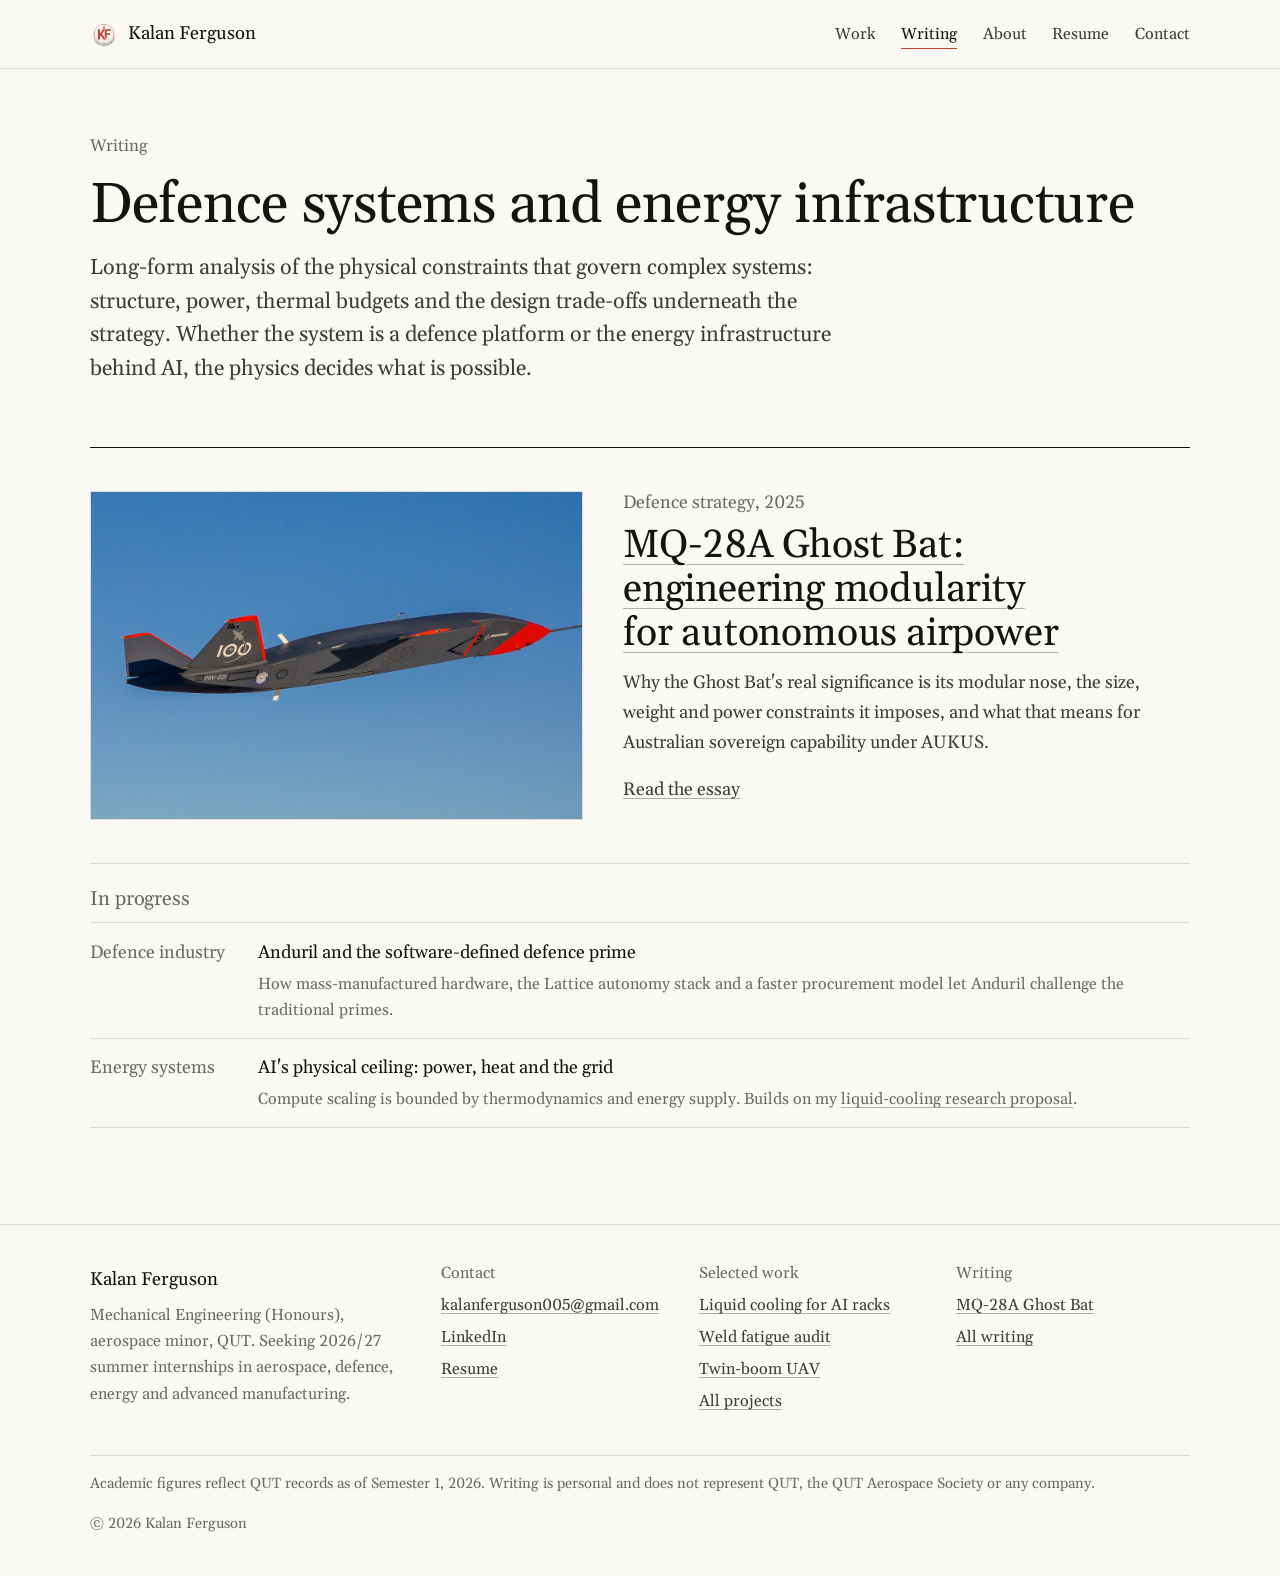
<file: writing.html>
<!DOCTYPE html>
<html lang="en">
<head>
<!-- chrome:head -->
<meta charset="UTF-8">
<meta name="viewport" content="width=device-width,initial-scale=1">
<title>Writing / Kalan Ferguson</title>
<meta name="description" content="Essays on defence systems and energy infrastructure, written from an engineer&#x27;s view of the physics underneath them.">
<link rel="canonical" href="https://kalanferguson.com/writing.html">
<meta property="og:type" content="website">
<meta property="og:site_name" content="Kalan Ferguson">
<meta property="og:title" content="Writing">
<meta property="og:description" content="Essays on defence systems and energy infrastructure, written from an engineer&#x27;s view of the physics underneath them.">
<meta property="og:url" content="https://kalanferguson.com/writing.html">
<meta property="og:image" content="https://kalanferguson.com/img/og/writing.jpg">
<meta property="og:image:width" content="1200">
<meta property="og:image:height" content="630">
<meta name="twitter:card" content="summary_large_image">
<link rel="icon" type="image/png" sizes="32x32" href="img/favicon-32.png">
<link rel="apple-touch-icon" href="img/apple-touch-icon.png">
<link rel="preconnect" href="https://fonts.googleapis.com">
<link rel="preconnect" href="https://fonts.gstatic.com" crossorigin>
<link rel="stylesheet" href="https://fonts.googleapis.com/css2?family=Gelasio:ital,wght@0,400;0,500;0,600;1,400&display=swap">
<link rel="stylesheet" href="site.css">
<link rel="stylesheet" href="article-style.css">
<script>document.documentElement.classList.add('js')</script>
<script src="site.js" defer></script>
<script data-goatcounter="https://kalanferguson.goatcounter.com/count" async src="https://gc.zgo.at/count.js"></script>
<!-- /chrome:head -->
</head>
<body>
<!-- chrome:header -->
<a class="skip" href="#main">Skip to content</a>
<header class="site-head">
  <div class="wrap">
    <a class="brand" href="index.html"><img src="img/kf-logo-96.png" alt="" width="28" height="28">Kalan Ferguson</a>
    <button class="nav-toggle" type="button" aria-expanded="false" aria-controls="site-nav">Menu</button>
    <nav id="site-nav" aria-label="Main">
      <ul class="nav-list">
        <li><a href="index.html#work">Work</a></li>
        <li><a href="writing.html" aria-current="page">Writing</a></li>
        <li><a href="index.html#about">About</a></li>
        <li><a href="resume.html">Resume</a></li>
        <li><a href="#contact">Contact</a></li>
      </ul>
    </nav>
  </div>
</header>
<!-- /chrome:header -->
<main id="main">

<div class="article-hero">
  <div class="inner">
    <div class="tag">Writing</div>
    <h1>Defence systems and energy infrastructure</h1>
    <p class="lede" style="max-width:58ch">Long-form analysis of the physical constraints that govern complex systems: structure, power, thermal budgets and the design trade-offs underneath the strategy. Whether the system is a defence platform or the energy infrastructure behind AI, the physics decides what is possible.</p>
  </div>
</div>

<div class="hub-wrap">
  <article class="essay">
    <a href="ghostbat.html" tabindex="-1" aria-hidden="true"><img src="img/ghostbat-woomera.jpg" alt="" width="1200" height="800"></a>
    <div>
      <span class="k">Defence strategy, 2025</span>
      <h2><a href="ghostbat.html">MQ-28A Ghost Bat: engineering modularity for autonomous airpower</a></h2>
      <p>Why the Ghost Bat's real significance is its modular nose, the size, weight and power constraints it imposes, and what that means for Australian sovereign capability under AUKUS.</p>
      <p><a href="ghostbat.html">Read the essay</a></p>
    </div>
  </article>

  <section class="queue" aria-labelledby="h-queue">
    <h2 id="h-queue">In progress</h2>
    <ul>
      <li><span class="k">Defence industry</span><span><span class="t">Anduril and the software-defined defence prime</span><span class="d">How mass-manufactured hardware, the Lattice autonomy stack and a faster procurement model let Anduril challenge the traditional primes.</span></span></li>
      <li><span class="k">Energy systems</span><span><span class="t">AI's physical ceiling: power, heat and the grid</span><span class="d">Compute scaling is bounded by thermodynamics and energy supply. Builds on my <a href="projects/egh404-liquid-cooling.html">liquid-cooling research proposal</a>.</span></span></li>
    </ul>
  </section>
</div>

</main>
<!-- chrome:footer -->
<footer class="site-foot" id="contact">
  <div class="wrap">
    <div class="cols">
      <div>
        <p style="margin:0 0 .4rem;font-size:1.15rem;color:var(--ink)">Kalan Ferguson</p>
        <p class="muted" style="margin:0;max-width:34ch">Mechanical Engineering (Honours), aerospace minor, QUT. Seeking 2026/27 summer internships in aerospace, defence, energy and advanced manufacturing.</p>
      </div>
      <div>
        <h2>Contact</h2>
        <ul>
          <li><a class="addr" href="mailto:kalanferguson005@gmail.com">kalanferguson005@gmail.com</a></li>
          <li><a href="https://www.linkedin.com/in/kalan-ferguson-288858326/" rel="noopener">LinkedIn</a></li>
          <li><a href="resume.html">Resume</a></li>
        </ul>
      </div>
      <div>
        <h2>Selected work</h2>
        <ul>
          <li><a href="projects/egh404-liquid-cooling.html">Liquid cooling for AI racks</a></li>
          <li><a href="projects/weld-fatigue.html">Weld fatigue audit</a></li>
          <li><a href="projects/uav-aerostructures.html">Twin-boom UAV</a></li>
          <li><a href="index.html#more">All projects</a></li>
        </ul>
      </div>
      <div>
        <h2>Writing</h2>
        <ul>
          <li><a href="ghostbat.html">MQ-28A Ghost Bat</a></li>
          <li><a href="writing.html">All writing</a></li>
        </ul>
      </div>
    </div>
    <div class="fine">
      <span>Academic figures reflect QUT records as of Semester 1, 2026. Writing is personal and does not represent QUT, the QUT Aerospace Society or any company.</span>
      <span>&copy; 2026 Kalan Ferguson</span>
    </div>
  </div>
</footer>
<!-- /chrome:footer -->
</body>
</html>
</file>
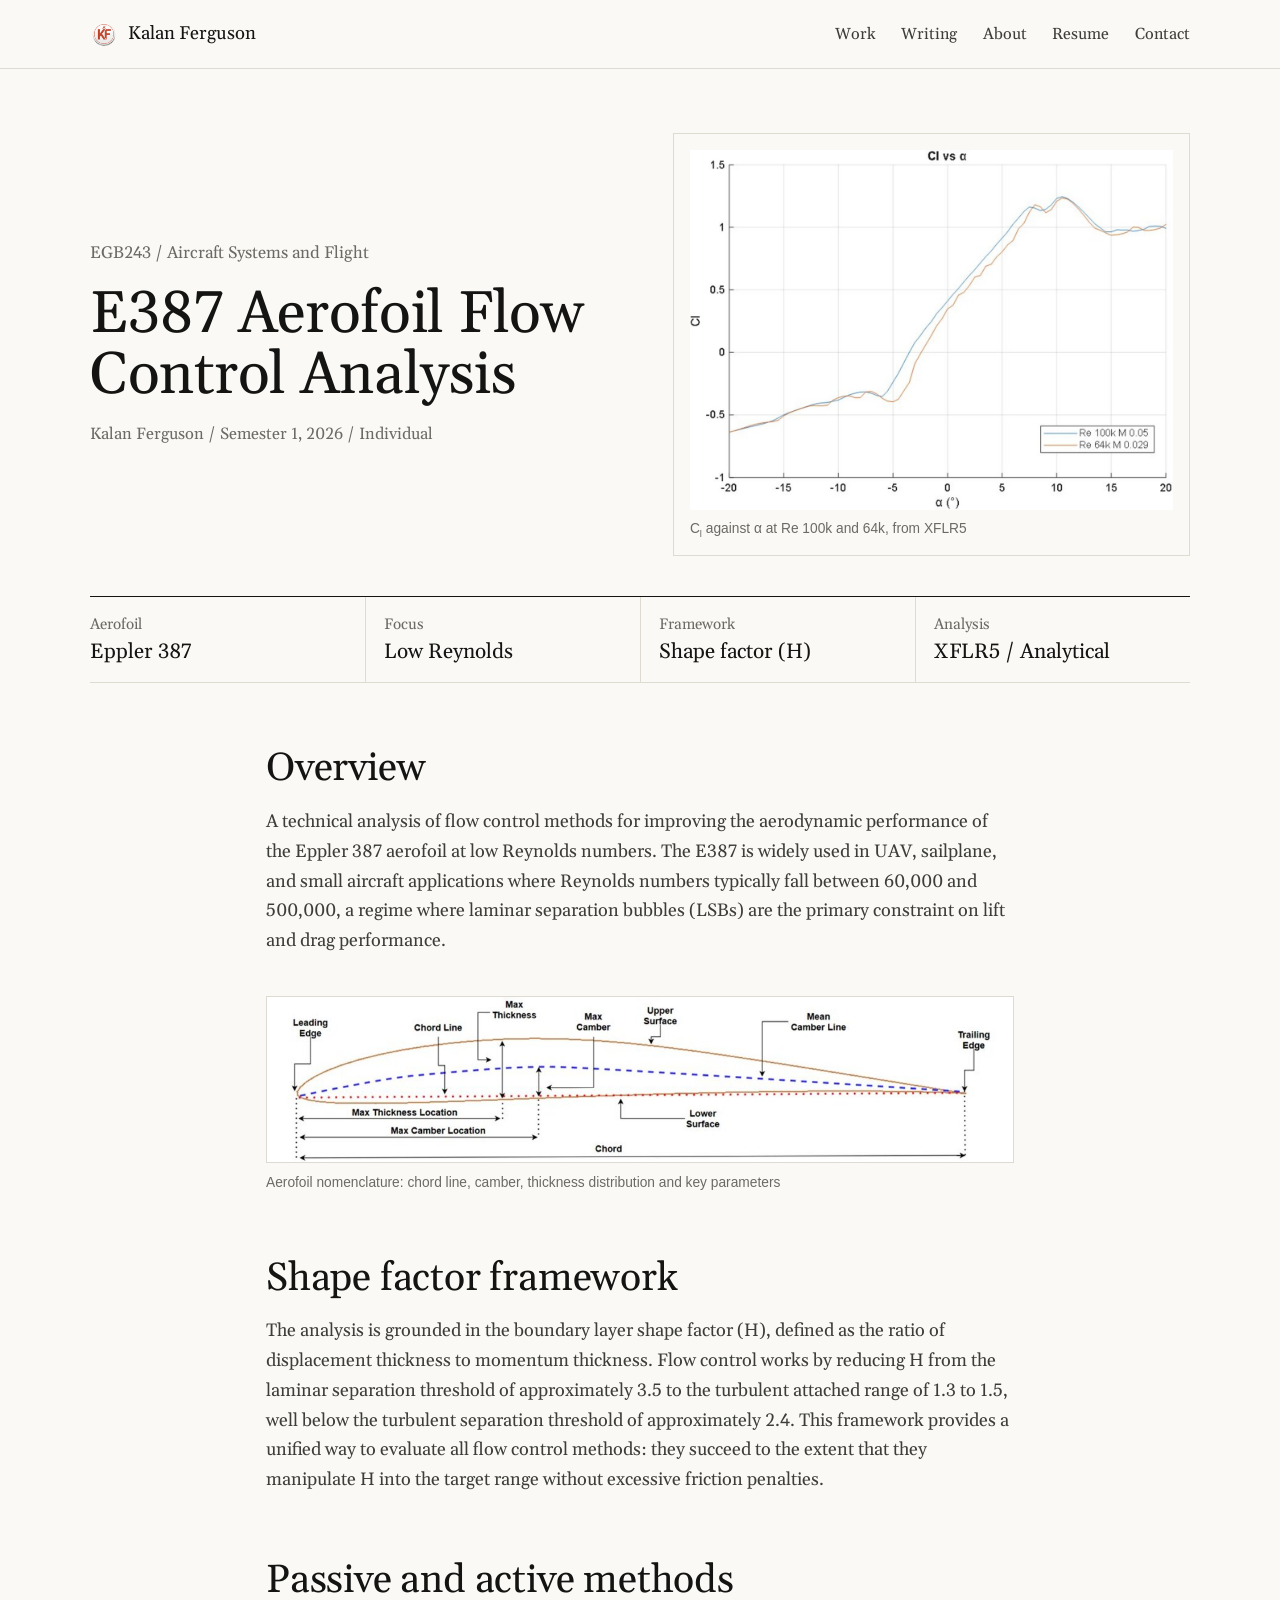
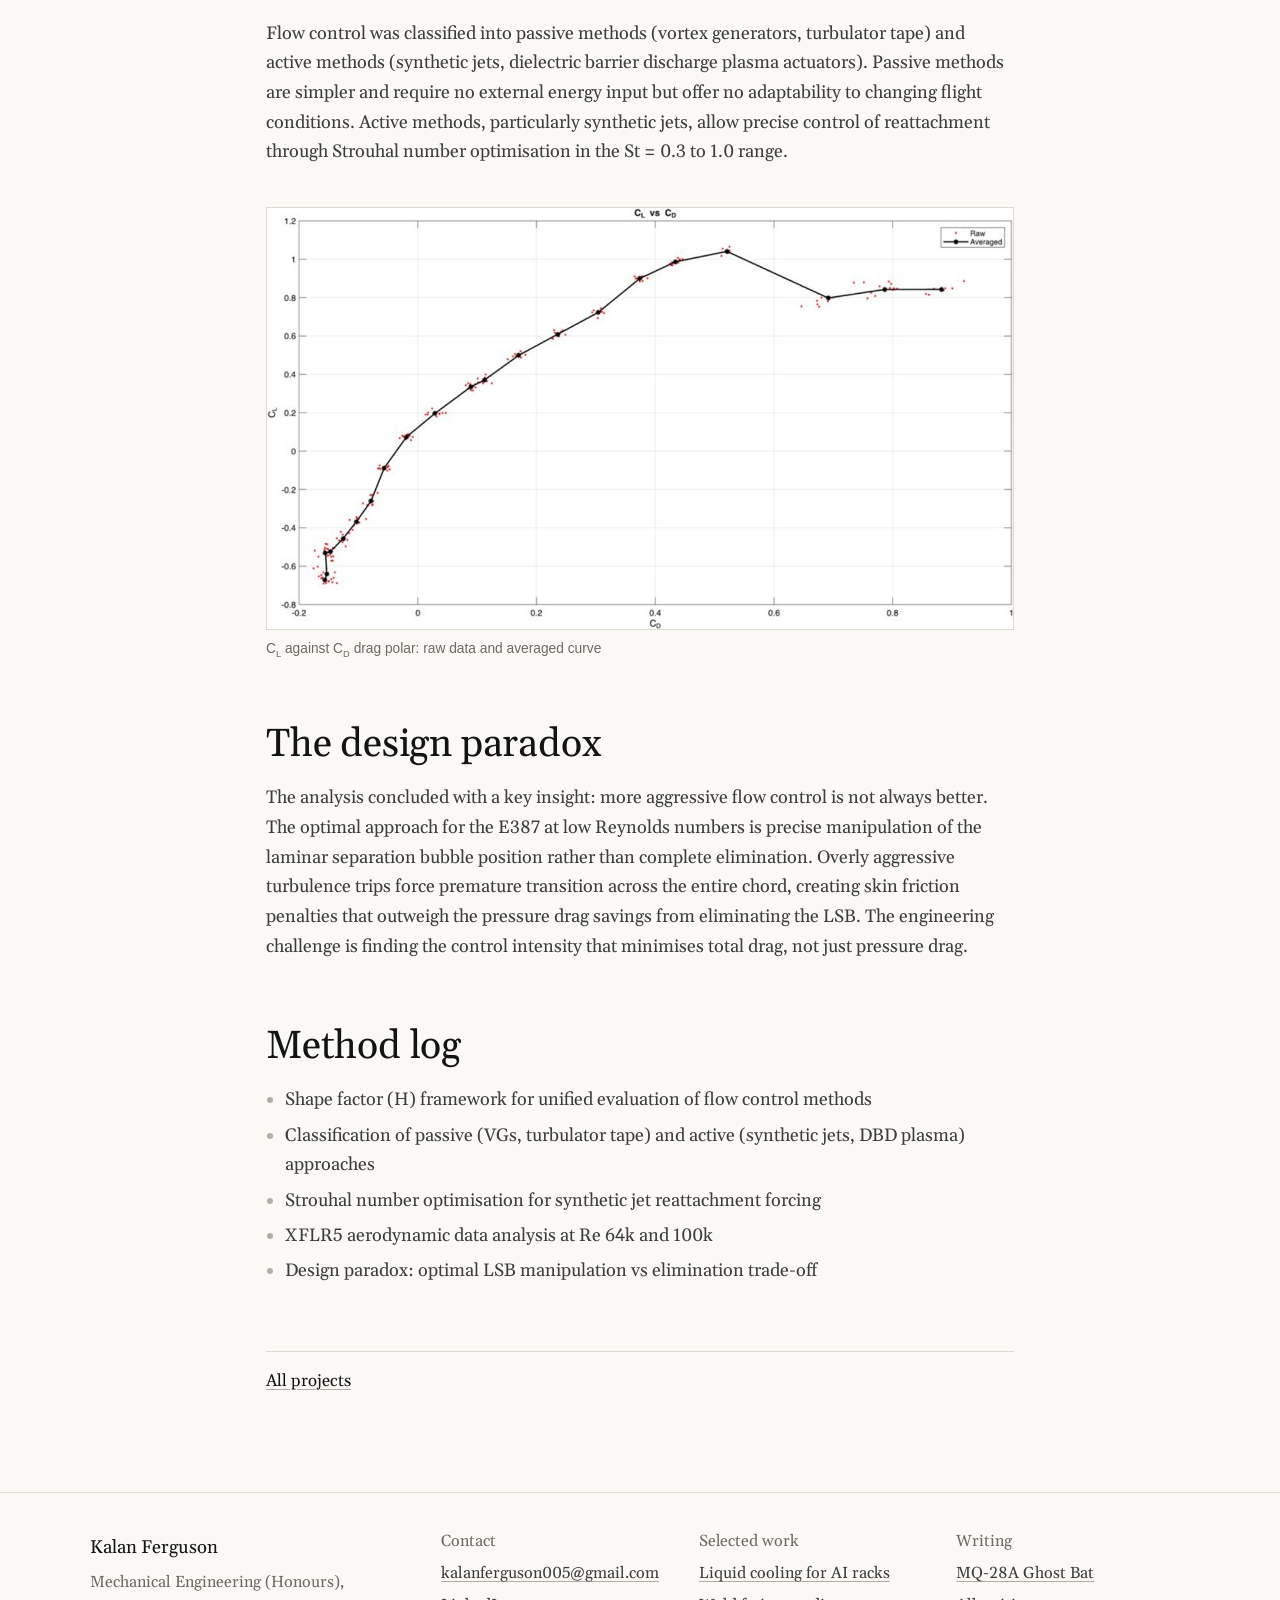
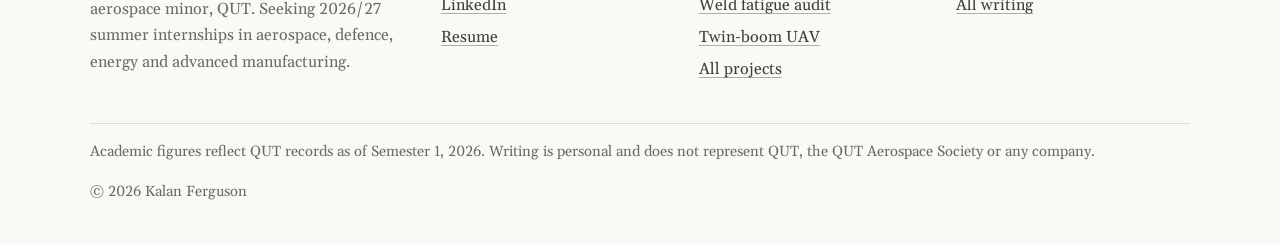
<file: projects/aerofoil-flow.html>
<!DOCTYPE html>
<html lang="en">
<head>
<!-- chrome:head -->
<meta charset="UTF-8">
<meta name="viewport" content="width=device-width,initial-scale=1">
<title>E387 Aerofoil Flow Control / Kalan Ferguson</title>
<meta name="description" content="Low-Reynolds-number flow control for the Eppler 387 aerofoil: a shape factor framework with passive and active control.">
<link rel="canonical" href="https://kalanferguson.com/projects/aerofoil-flow.html">
<meta property="og:type" content="article">
<meta property="og:site_name" content="Kalan Ferguson">
<meta property="og:title" content="E387 Aerofoil Flow Control">
<meta property="og:description" content="Low-Reynolds-number flow control for the Eppler 387 aerofoil: a shape factor framework with passive and active control.">
<meta property="og:url" content="https://kalanferguson.com/projects/aerofoil-flow.html">
<meta property="og:image" content="https://kalanferguson.com/img/og/aerofoil-flow.jpg">
<meta property="og:image:width" content="1200">
<meta property="og:image:height" content="630">
<meta name="twitter:card" content="summary_large_image">
<link rel="icon" type="image/png" sizes="32x32" href="../img/favicon-32.png">
<link rel="apple-touch-icon" href="../img/apple-touch-icon.png">
<link rel="preconnect" href="https://fonts.googleapis.com">
<link rel="preconnect" href="https://fonts.gstatic.com" crossorigin>
<link rel="stylesheet" href="https://fonts.googleapis.com/css2?family=Gelasio:ital,wght@0,400;0,500;0,600;1,400&display=swap">
<link rel="stylesheet" href="../site.css">
<link rel="stylesheet" href="project-style.css">
<script>document.documentElement.classList.add('js')</script>
<script src="../site.js" defer></script>
<script data-goatcounter="https://kalanferguson.goatcounter.com/count" async src="https://gc.zgo.at/count.js"></script>
<!-- /chrome:head -->
</head>
<body>
<!-- chrome:header -->
<a class="skip" href="#main">Skip to content</a>
<header class="site-head">
  <div class="wrap">
    <a class="brand" href="../index.html"><img src="../img/kf-logo-96.png" alt="" width="28" height="28">Kalan Ferguson</a>
    <button class="nav-toggle" type="button" aria-expanded="false" aria-controls="site-nav">Menu</button>
    <nav id="site-nav" aria-label="Main">
      <ul class="nav-list">
        <li><a href="../index.html#work">Work</a></li>
        <li><a href="../writing.html">Writing</a></li>
        <li><a href="../index.html#about">About</a></li>
        <li><a href="../resume.html">Resume</a></li>
        <li><a href="#contact">Contact</a></li>
      </ul>
    </nav>
  </div>
</header>
<!-- /chrome:header -->
<main id="main">

<div class="proj-hero">
<figure class="hero-img"><img src="../img/projects/aero-cl-alpha.jpg" alt="Lift coefficient against angle of attack for the E387 at Reynolds numbers of 100,000 and 64,000 from XFLR5"><figcaption>C<sub>l</sub> against α at Re 100k and 64k, from XFLR5</figcaption></figure>
<div class="inner">
<div class="tag">EGB243 / Aircraft Systems and Flight</div>
<h1>E387 Aerofoil Flow Control Analysis</h1>
<div class="meta">Kalan Ferguson / Semester 1, 2026 / Individual</div>
</div>
</div>

<div class="specs-bar"><div class="specs-row">
<div class="spec-item"><div class="k">Aerofoil</div><div class="v">Eppler 387</div></div>
<div class="spec-item"><div class="k">Focus</div><div class="v">Low Reynolds</div></div>
<div class="spec-item"><div class="k">Framework</div><div class="v">Shape factor (H)</div></div>
<div class="spec-item"><div class="k">Analysis</div><div class="v">XFLR5 / Analytical</div></div>
</div></div>

<div class="article">
<h2>Overview</h2>
<p>A technical analysis of flow control methods for improving the aerodynamic performance of the Eppler 387 aerofoil at low Reynolds numbers. The E387 is widely used in UAV, sailplane, and small aircraft applications where Reynolds numbers typically fall between 60,000 and 500,000, a regime where laminar separation bubbles (LSBs) are the primary constraint on lift and drag performance.</p>

<div class="img-block"><img src="../img/projects/aero-profile.jpg" alt="Aerofoil anatomy diagram"><div class="img-caption">Aerofoil nomenclature: chord line, camber, thickness distribution and key parameters</div></div>

<h2>Shape factor framework</h2>
<p>The analysis is grounded in the boundary layer shape factor (H), defined as the ratio of displacement thickness to momentum thickness. Flow control works by reducing H from the laminar separation threshold of approximately 3.5 to the turbulent attached range of 1.3 to 1.5, well below the turbulent separation threshold of approximately 2.4. This framework provides a unified way to evaluate all flow control methods: they succeed to the extent that they manipulate H into the target range without excessive friction penalties.</p>

<h2>Passive and active methods</h2>
<p>Flow control was classified into passive methods (vortex generators, turbulator tape) and active methods (synthetic jets, dielectric barrier discharge plasma actuators). Passive methods are simpler and require no external energy input but offer no adaptability to changing flight conditions. Active methods, particularly synthetic jets, allow precise control of reattachment through Strouhal number optimisation in the St = 0.3 to 1.0 range.</p>

<div class="img-block"><img src="../img/projects/aero-cl-cd.jpg" alt="Drag polar of lift coefficient against drag coefficient"><div class="img-caption">C<sub>L</sub> against C<sub>D</sub> drag polar: raw data and averaged curve</div></div>

<h2>The design paradox</h2>
<p>The analysis concluded with a key insight: more aggressive flow control is not always better. The optimal approach for the E387 at low Reynolds numbers is precise manipulation of the laminar separation bubble position rather than complete elimination. Overly aggressive turbulence trips force premature transition across the entire chord, creating skin friction penalties that outweigh the pressure drag savings from eliminating the LSB. The engineering challenge is finding the control intensity that minimises total drag, not just pressure drag.</p>

<h2>Method log</h2>
<ul>
<li>Shape factor (H) framework for unified evaluation of flow control methods</li>
<li>Classification of passive (VGs, turbulator tape) and active (synthetic jets, DBD plasma) approaches</li>
<li>Strouhal number optimisation for synthetic jet reattachment forcing</li>
<li>XFLR5 aerodynamic data analysis at Re 64k and 100k</li>
<li>Design paradox: optimal LSB manipulation vs elimination trade-off</li>
</ul>

<a href="../index.html#work" class="back">All projects</a>
</div>
</main>
<!-- chrome:footer -->
<footer class="site-foot" id="contact">
  <div class="wrap">
    <div class="cols">
      <div>
        <p style="margin:0 0 .4rem;font-size:1.15rem;color:var(--ink)">Kalan Ferguson</p>
        <p class="muted" style="margin:0;max-width:34ch">Mechanical Engineering (Honours), aerospace minor, QUT. Seeking 2026/27 summer internships in aerospace, defence, energy and advanced manufacturing.</p>
      </div>
      <div>
        <h2>Contact</h2>
        <ul>
          <li><a class="addr" href="mailto:kalanferguson005@gmail.com">kalanferguson005@gmail.com</a></li>
          <li><a href="https://www.linkedin.com/in/kalan-ferguson-288858326/" rel="noopener">LinkedIn</a></li>
          <li><a href="../resume.html">Resume</a></li>
        </ul>
      </div>
      <div>
        <h2>Selected work</h2>
        <ul>
          <li><a href="../projects/egh404-liquid-cooling.html">Liquid cooling for AI racks</a></li>
          <li><a href="../projects/weld-fatigue.html">Weld fatigue audit</a></li>
          <li><a href="../projects/uav-aerostructures.html">Twin-boom UAV</a></li>
          <li><a href="../index.html#more">All projects</a></li>
        </ul>
      </div>
      <div>
        <h2>Writing</h2>
        <ul>
          <li><a href="../ghostbat.html">MQ-28A Ghost Bat</a></li>
          <li><a href="../writing.html">All writing</a></li>
        </ul>
      </div>
    </div>
    <div class="fine">
      <span>Academic figures reflect QUT records as of Semester 1, 2026. Writing is personal and does not represent QUT, the QUT Aerospace Society or any company.</span>
      <span>&copy; 2026 Kalan Ferguson</span>
    </div>
  </div>
</footer>
<!-- /chrome:footer -->
</body>
</html>
</file>
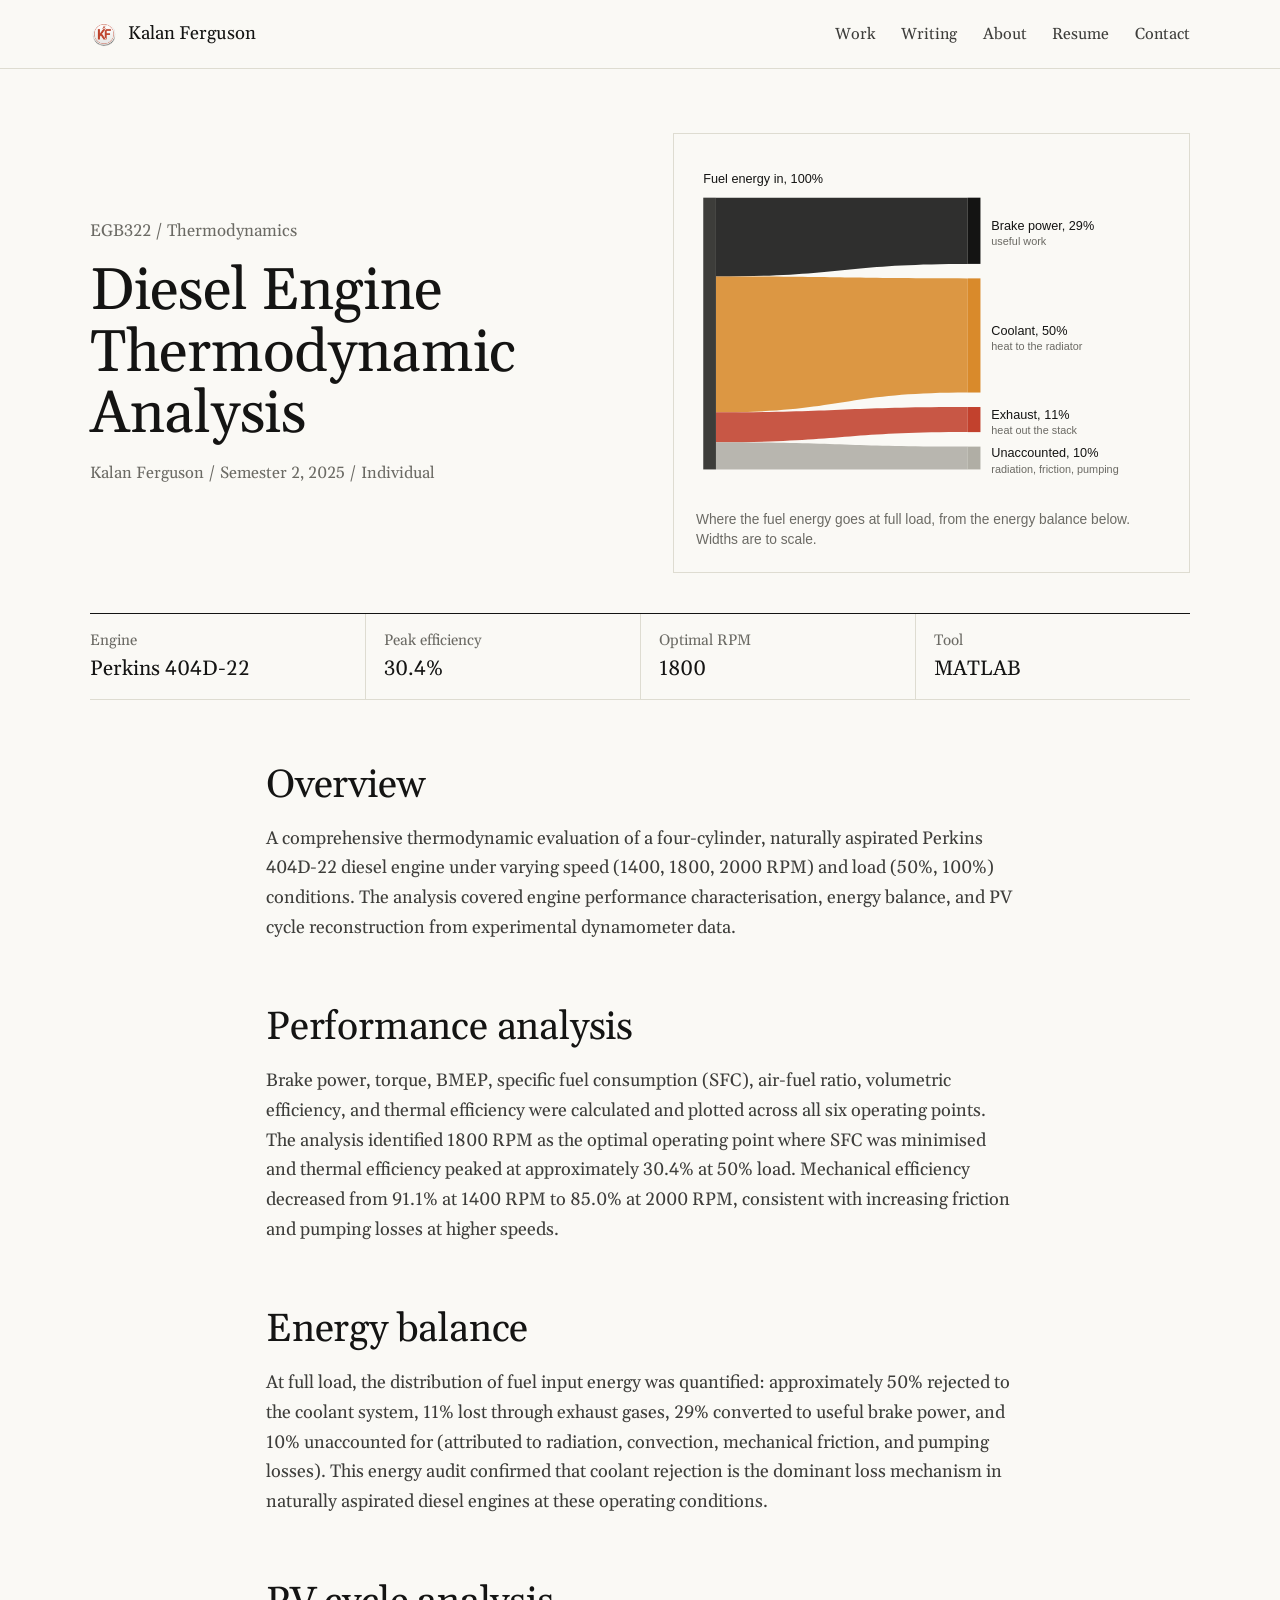
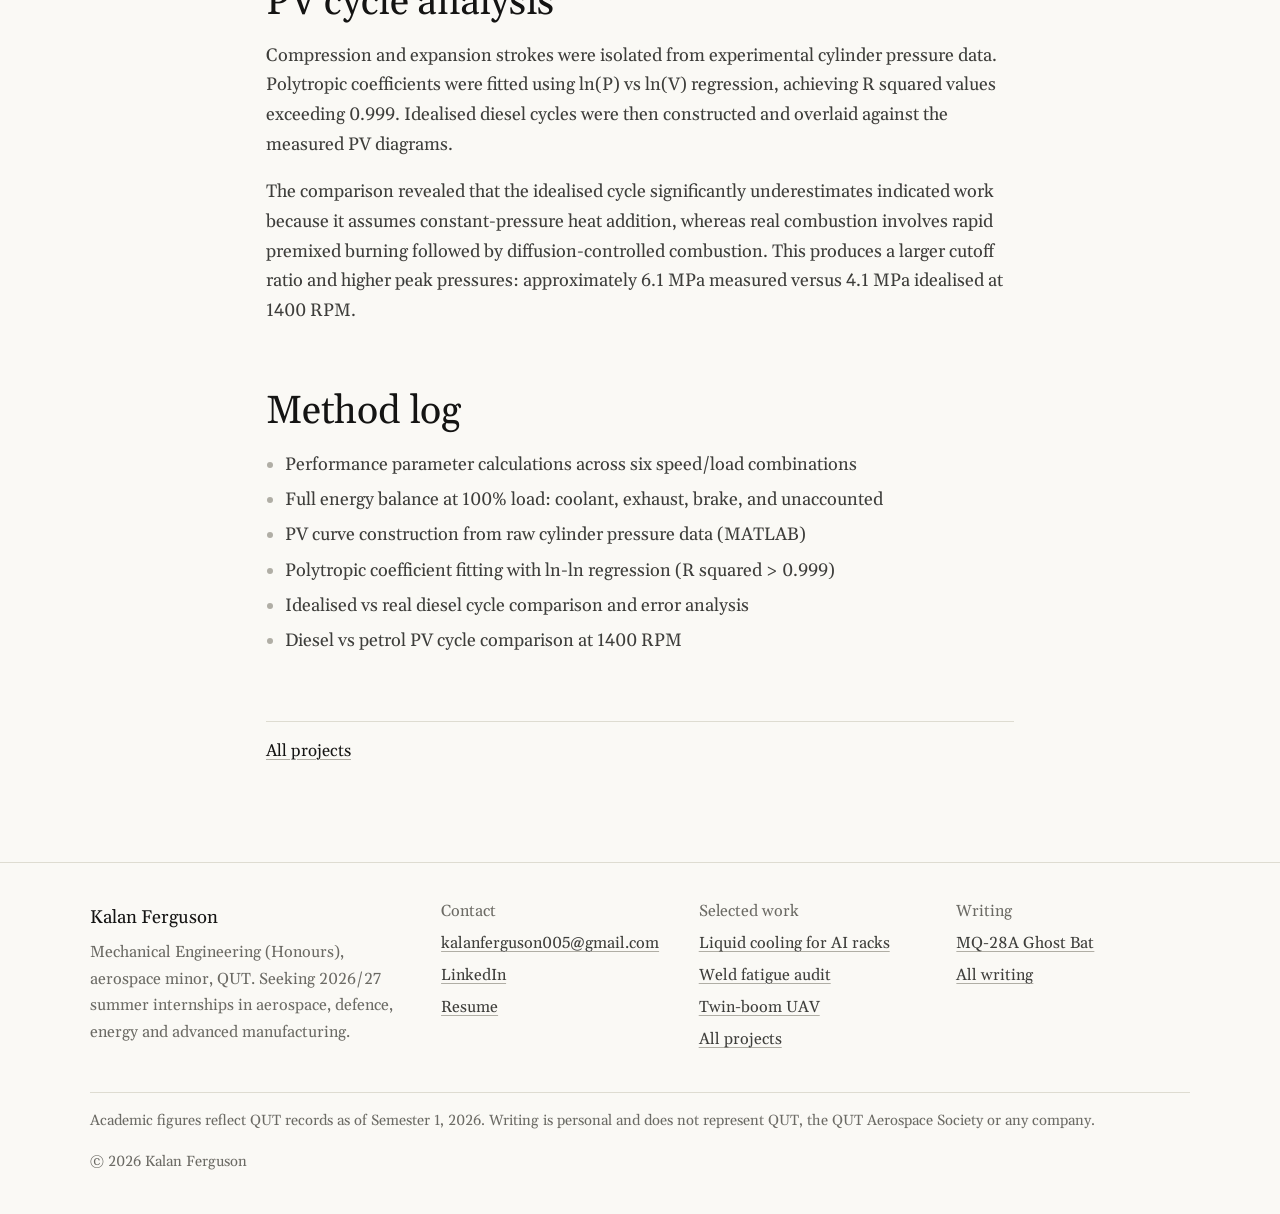
<file: projects/diesel-engine.html>
<!DOCTYPE html>
<html lang="en">
<head>
<!-- chrome:head -->
<meta charset="UTF-8">
<meta name="viewport" content="width=device-width,initial-scale=1">
<title>Diesel Engine Analysis / Kalan Ferguson</title>
<meta name="description" content="Thermodynamic analysis of a Perkins 404D-22 diesel engine across six operating points: performance, energy balance and PV cycle.">
<link rel="canonical" href="https://kalanferguson.com/projects/diesel-engine.html">
<meta property="og:type" content="article">
<meta property="og:site_name" content="Kalan Ferguson">
<meta property="og:title" content="Diesel Engine Analysis">
<meta property="og:description" content="Thermodynamic analysis of a Perkins 404D-22 diesel engine across six operating points: performance, energy balance and PV cycle.">
<meta property="og:url" content="https://kalanferguson.com/projects/diesel-engine.html">
<meta property="og:image" content="https://kalanferguson.com/img/og/diesel-engine.jpg">
<meta property="og:image:width" content="1200">
<meta property="og:image:height" content="630">
<meta name="twitter:card" content="summary_large_image">
<link rel="icon" type="image/png" sizes="32x32" href="../img/favicon-32.png">
<link rel="apple-touch-icon" href="../img/apple-touch-icon.png">
<link rel="preconnect" href="https://fonts.googleapis.com">
<link rel="preconnect" href="https://fonts.gstatic.com" crossorigin>
<link rel="stylesheet" href="https://fonts.googleapis.com/css2?family=Gelasio:ital,wght@0,400;0,500;0,600;1,400&display=swap">
<link rel="stylesheet" href="../site.css">
<link rel="stylesheet" href="project-style.css">
<script>document.documentElement.classList.add('js')</script>
<script src="../site.js" defer></script>
<script data-goatcounter="https://kalanferguson.goatcounter.com/count" async src="https://gc.zgo.at/count.js"></script>
<!-- /chrome:head -->
</head>
<body>
<!-- chrome:header -->
<a class="skip" href="#main">Skip to content</a>
<header class="site-head">
  <div class="wrap">
    <a class="brand" href="../index.html"><img src="../img/kf-logo-96.png" alt="" width="28" height="28">Kalan Ferguson</a>
    <button class="nav-toggle" type="button" aria-expanded="false" aria-controls="site-nav">Menu</button>
    <nav id="site-nav" aria-label="Main">
      <ul class="nav-list">
        <li><a href="../index.html#work">Work</a></li>
        <li><a href="../writing.html">Writing</a></li>
        <li><a href="../index.html#about">About</a></li>
        <li><a href="../resume.html">Resume</a></li>
        <li><a href="#contact">Contact</a></li>
      </ul>
    </nav>
  </div>
</header>
<!-- /chrome:header -->
<main id="main">

<div class="proj-hero">
<figure class="hero-img svg" id="sankey"><svg viewBox="0 0 520 380" role="img" aria-labelledby="sk-t"><title id="sk-t">Energy balance of the Perkins 404D-22 at full load: 29 percent of the fuel energy becomes brake power, 50 percent goes to the coolant, 11 percent leaves as exhaust heat and 10 percent is unaccounted.</title><path d="M22 46.0 C161.0 46.0 161.0 46.0 300 46.0 L300 119.1 C161.0 119.1 161.0 133.0 22 133.0 Z" fill="var(--ink)" opacity="0.88"/><path d="M22 133.0 C161.0 133.0 161.0 135.1 300 135.1 L300 261.1 C161.0 261.1 161.0 283.0 22 283.0 Z" fill="var(--warm)" opacity="0.88"/><path d="M22 283.0 C161.0 283.0 161.0 277.1 300 277.1 L300 304.8 C161.0 304.8 161.0 316.0 22 316.0 Z" fill="var(--red)" opacity="0.88"/><path d="M22 316.0 C161.0 316.0 161.0 320.8 300 320.8 L300 346.0 C161.0 346.0 161.0 346.0 22 346.0 Z" fill="var(--faint)" opacity="0.88"/><rect x="8" y="46" width="14" height="300" fill="var(--ink-2)"/><rect x="300" y="46.0" width="14" height="73.1" fill="var(--ink)"/><rect x="300" y="135.1" width="14" height="126.0" fill="var(--warm)"/><rect x="300" y="277.1" width="14" height="27.7" fill="var(--red)"/><rect x="300" y="320.8" width="14" height="25.2" fill="var(--faint)"/><text x="8" y="30" style="font-family:var(--f-sans);font-size:14px;fill:var(--ink)">Fuel energy in, 100%</text><text x="326" y="81.5" style="font-family:var(--f-sans);font-size:14px;fill:var(--ink)">Brake power, 29%</text><text x="326" y="98.5" style="font-family:var(--f-sans);font-size:12px;fill:var(--muted)">useful work</text><text x="326" y="197.1" style="font-family:var(--f-sans);font-size:14px;fill:var(--ink)">Coolant, 50%</text><text x="326" y="214.1" style="font-family:var(--f-sans);font-size:12px;fill:var(--muted)">heat to the radiator</text><text x="326" y="289.9" style="font-family:var(--f-sans);font-size:14px;fill:var(--ink)">Exhaust, 11%</text><text x="326" y="306.9" style="font-family:var(--f-sans);font-size:12px;fill:var(--muted)">heat out the stack</text><text x="326" y="332.4" style="font-family:var(--f-sans);font-size:14px;fill:var(--ink)">Unaccounted, 10%</text><text x="326" y="349.4" style="font-family:var(--f-sans);font-size:12px;fill:var(--muted)">radiation, friction, pumping</text></svg><figcaption>Where the fuel energy goes at full load, from the energy balance below. Widths are to scale.</figcaption></figure>
<div class="inner">
<div class="tag">EGB322 / Thermodynamics</div>
<h1>Diesel Engine Thermodynamic Analysis</h1>
<div class="meta">Kalan Ferguson / Semester 2, 2025 / Individual</div>
</div>
</div>

<div class="specs-bar"><div class="specs-row">
<div class="spec-item"><div class="k">Engine</div><div class="v">Perkins 404D-22</div></div>
<div class="spec-item"><div class="k">Peak efficiency</div><div class="v">30.4%</div></div>
<div class="spec-item"><div class="k">Optimal RPM</div><div class="v">1800</div></div>
<div class="spec-item"><div class="k">Tool</div><div class="v">MATLAB</div></div>
</div></div>

<div class="article">
<h2>Overview</h2>
<p>A comprehensive thermodynamic evaluation of a four-cylinder, naturally aspirated Perkins 404D-22 diesel engine under varying speed (1400, 1800, 2000 RPM) and load (50%, 100%) conditions. The analysis covered engine performance characterisation, energy balance, and PV cycle reconstruction from experimental dynamometer data.</p>

<h2>Performance analysis</h2>
<p>Brake power, torque, BMEP, specific fuel consumption (SFC), air-fuel ratio, volumetric efficiency, and thermal efficiency were calculated and plotted across all six operating points. The analysis identified 1800 RPM as the optimal operating point where SFC was minimised and thermal efficiency peaked at approximately 30.4% at 50% load. Mechanical efficiency decreased from 91.1% at 1400 RPM to 85.0% at 2000 RPM, consistent with increasing friction and pumping losses at higher speeds.</p>

<h2>Energy balance</h2>
<p>At full load, the distribution of fuel input energy was quantified: approximately 50% rejected to the coolant system, 11% lost through exhaust gases, 29% converted to useful brake power, and 10% unaccounted for (attributed to radiation, convection, mechanical friction, and pumping losses). This energy audit confirmed that coolant rejection is the dominant loss mechanism in naturally aspirated diesel engines at these operating conditions.</p>

<h2>PV cycle analysis</h2>
<p>Compression and expansion strokes were isolated from experimental cylinder pressure data. Polytropic coefficients were fitted using ln(P) vs ln(V) regression, achieving R squared values exceeding 0.999. Idealised diesel cycles were then constructed and overlaid against the measured PV diagrams.</p>
<p>The comparison revealed that the idealised cycle significantly underestimates indicated work because it assumes constant-pressure heat addition, whereas real combustion involves rapid premixed burning followed by diffusion-controlled combustion. This produces a larger cutoff ratio and higher peak pressures: approximately 6.1 MPa measured versus 4.1 MPa idealised at 1400 RPM.</p>

<h2>Method log</h2>
<ul>
<li>Performance parameter calculations across six speed/load combinations</li>
<li>Full energy balance at 100% load: coolant, exhaust, brake, and unaccounted</li>
<li>PV curve construction from raw cylinder pressure data (MATLAB)</li>
<li>Polytropic coefficient fitting with ln-ln regression (R squared > 0.999)</li>
<li>Idealised vs real diesel cycle comparison and error analysis</li>
<li>Diesel vs petrol PV cycle comparison at 1400 RPM</li>
</ul>

<a href="../index.html#work" class="back">All projects</a>
</div>
</main>
<!-- chrome:footer -->
<footer class="site-foot" id="contact">
  <div class="wrap">
    <div class="cols">
      <div>
        <p style="margin:0 0 .4rem;font-size:1.15rem;color:var(--ink)">Kalan Ferguson</p>
        <p class="muted" style="margin:0;max-width:34ch">Mechanical Engineering (Honours), aerospace minor, QUT. Seeking 2026/27 summer internships in aerospace, defence, energy and advanced manufacturing.</p>
      </div>
      <div>
        <h2>Contact</h2>
        <ul>
          <li><a class="addr" href="mailto:kalanferguson005@gmail.com">kalanferguson005@gmail.com</a></li>
          <li><a href="https://www.linkedin.com/in/kalan-ferguson-288858326/" rel="noopener">LinkedIn</a></li>
          <li><a href="../resume.html">Resume</a></li>
        </ul>
      </div>
      <div>
        <h2>Selected work</h2>
        <ul>
          <li><a href="../projects/egh404-liquid-cooling.html">Liquid cooling for AI racks</a></li>
          <li><a href="../projects/weld-fatigue.html">Weld fatigue audit</a></li>
          <li><a href="../projects/uav-aerostructures.html">Twin-boom UAV</a></li>
          <li><a href="../index.html#more">All projects</a></li>
        </ul>
      </div>
      <div>
        <h2>Writing</h2>
        <ul>
          <li><a href="../ghostbat.html">MQ-28A Ghost Bat</a></li>
          <li><a href="../writing.html">All writing</a></li>
        </ul>
      </div>
    </div>
    <div class="fine">
      <span>Academic figures reflect QUT records as of Semester 1, 2026. Writing is personal and does not represent QUT, the QUT Aerospace Society or any company.</span>
      <span>&copy; 2026 Kalan Ferguson</span>
    </div>
  </div>
</footer>
<!-- /chrome:footer -->
</body>
</html>
</file>
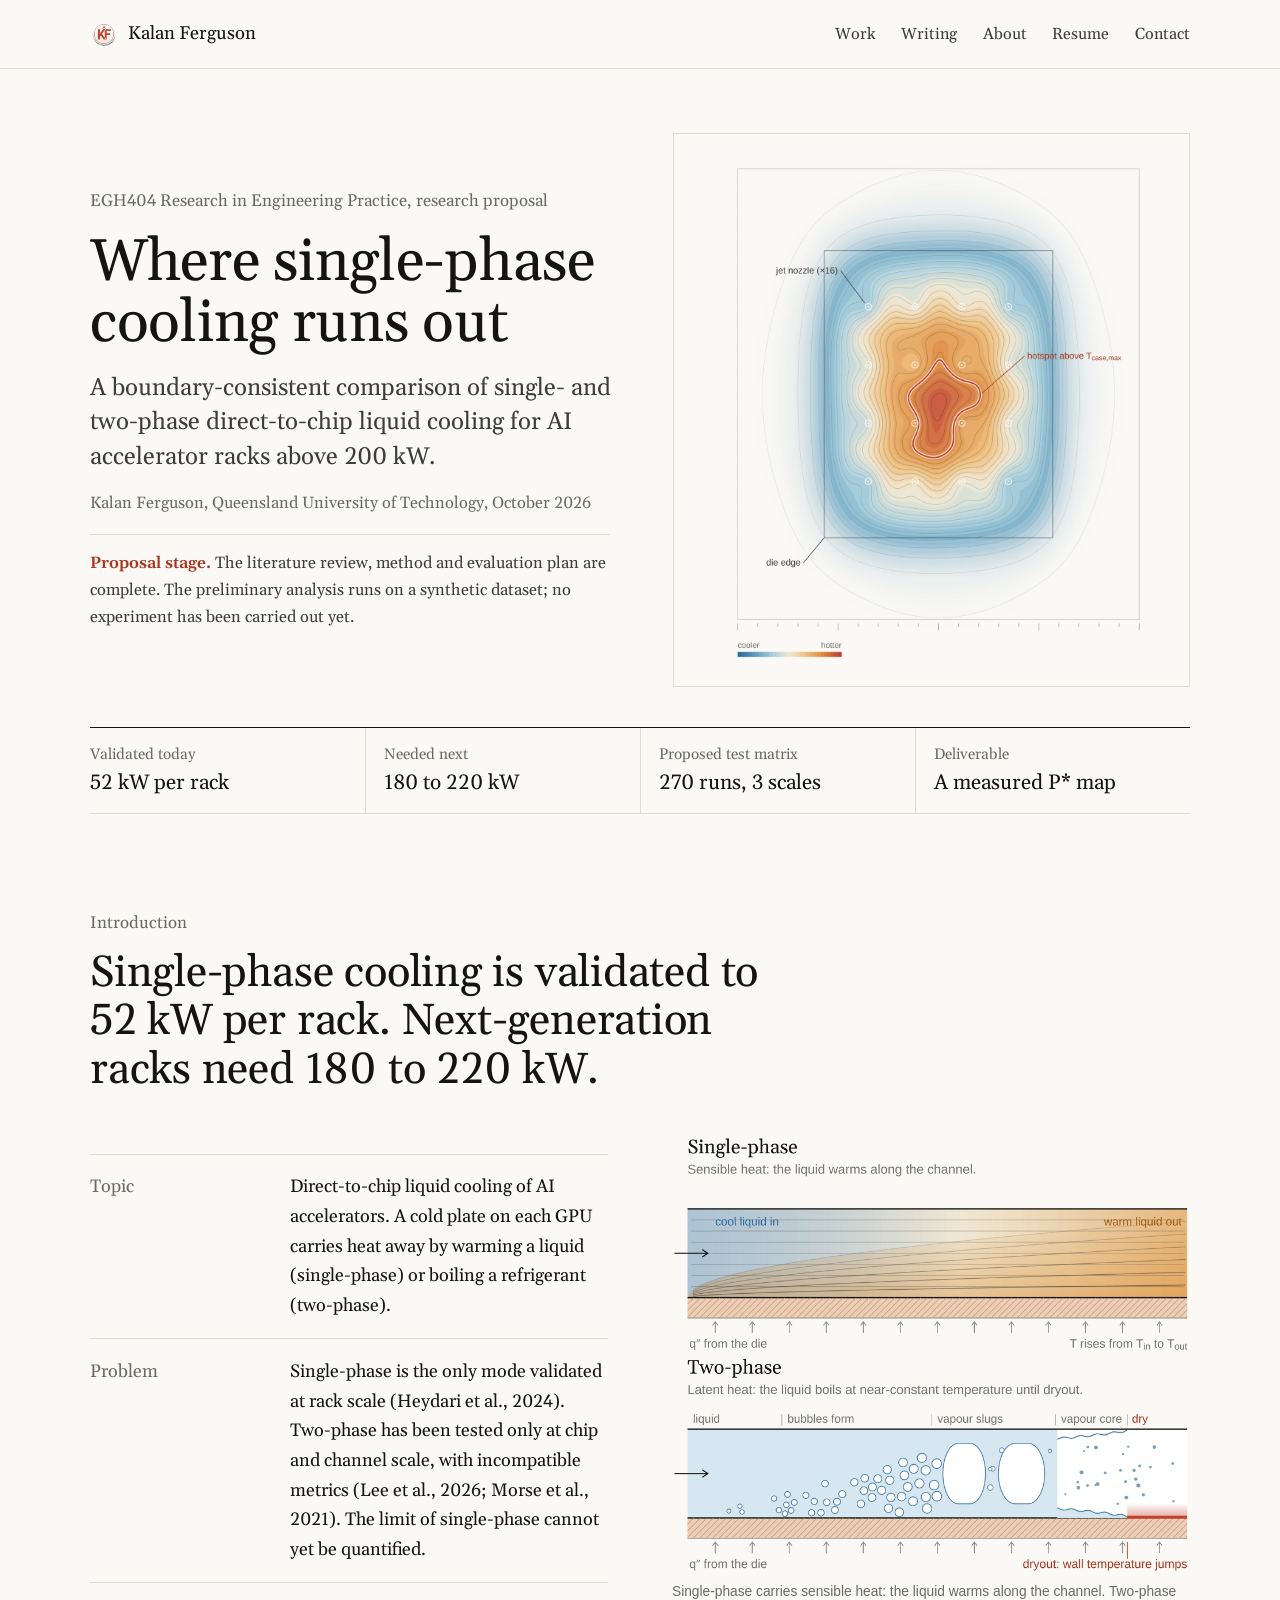
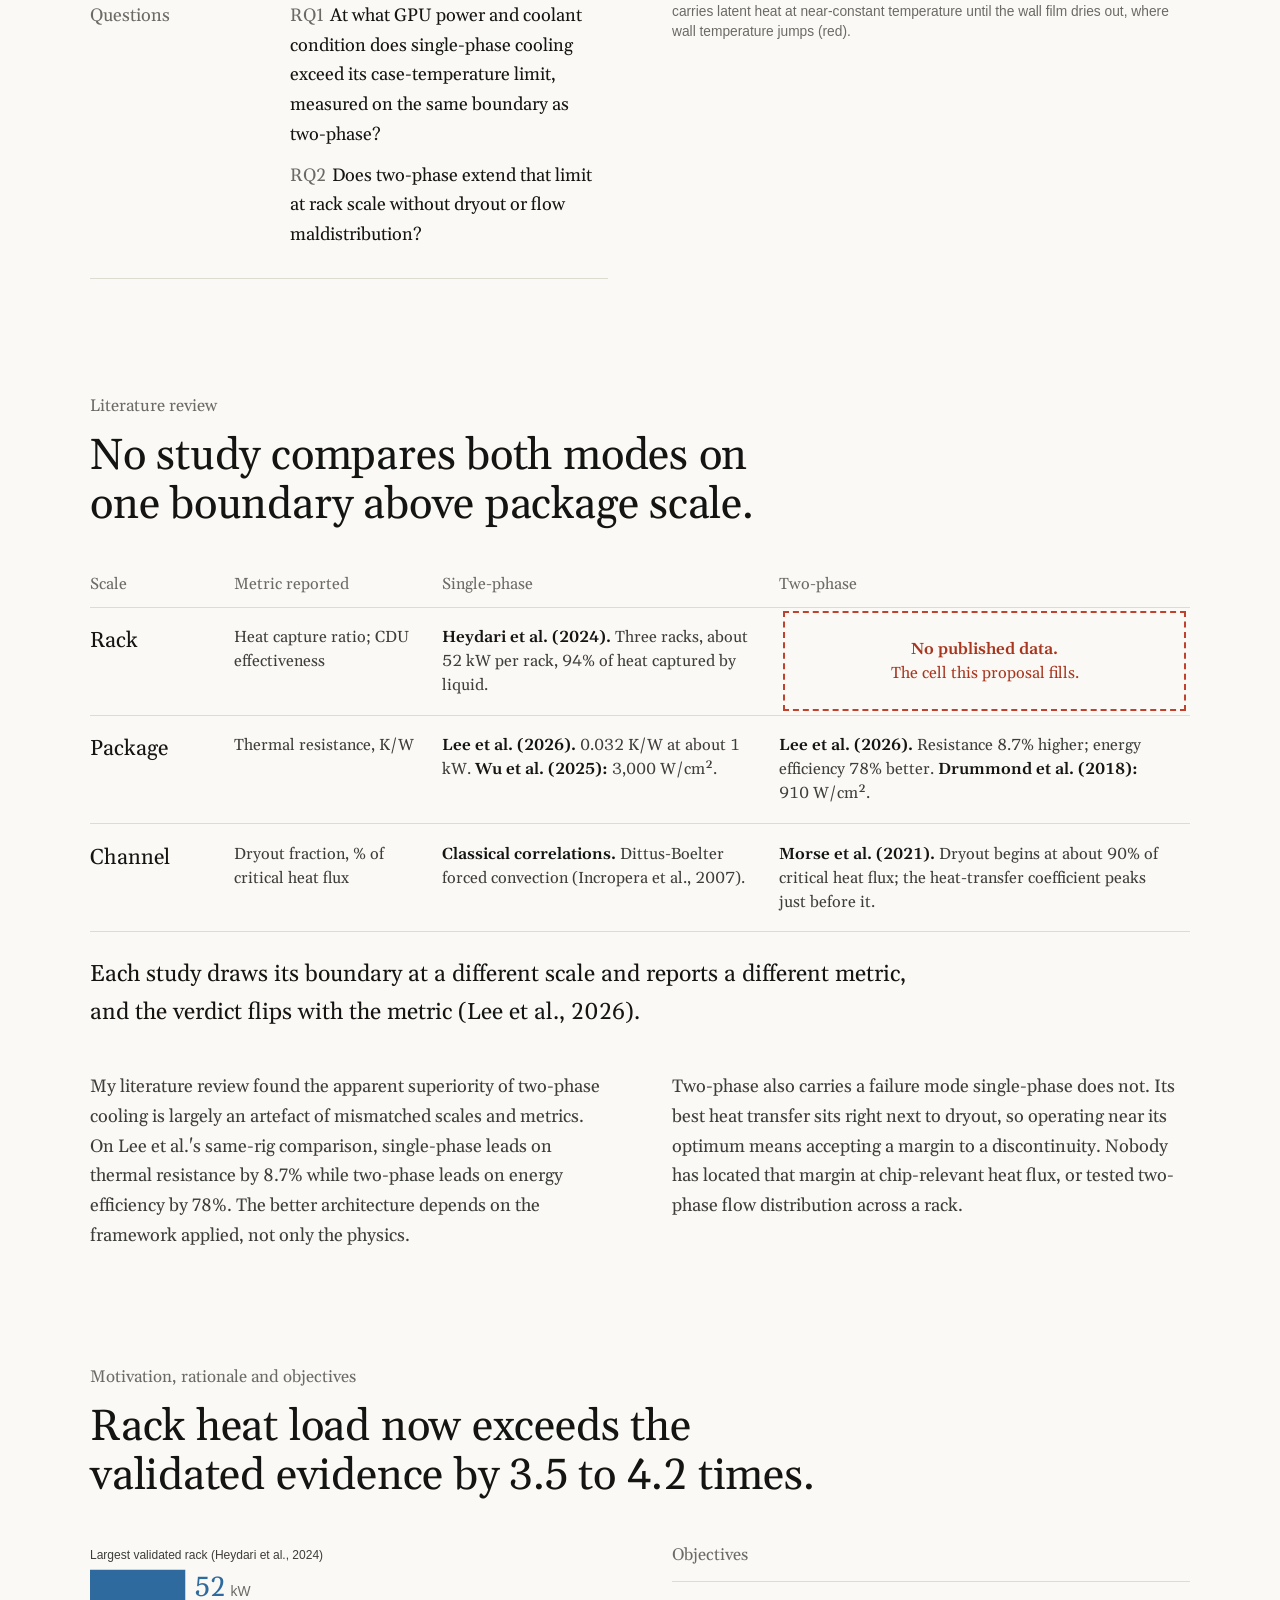
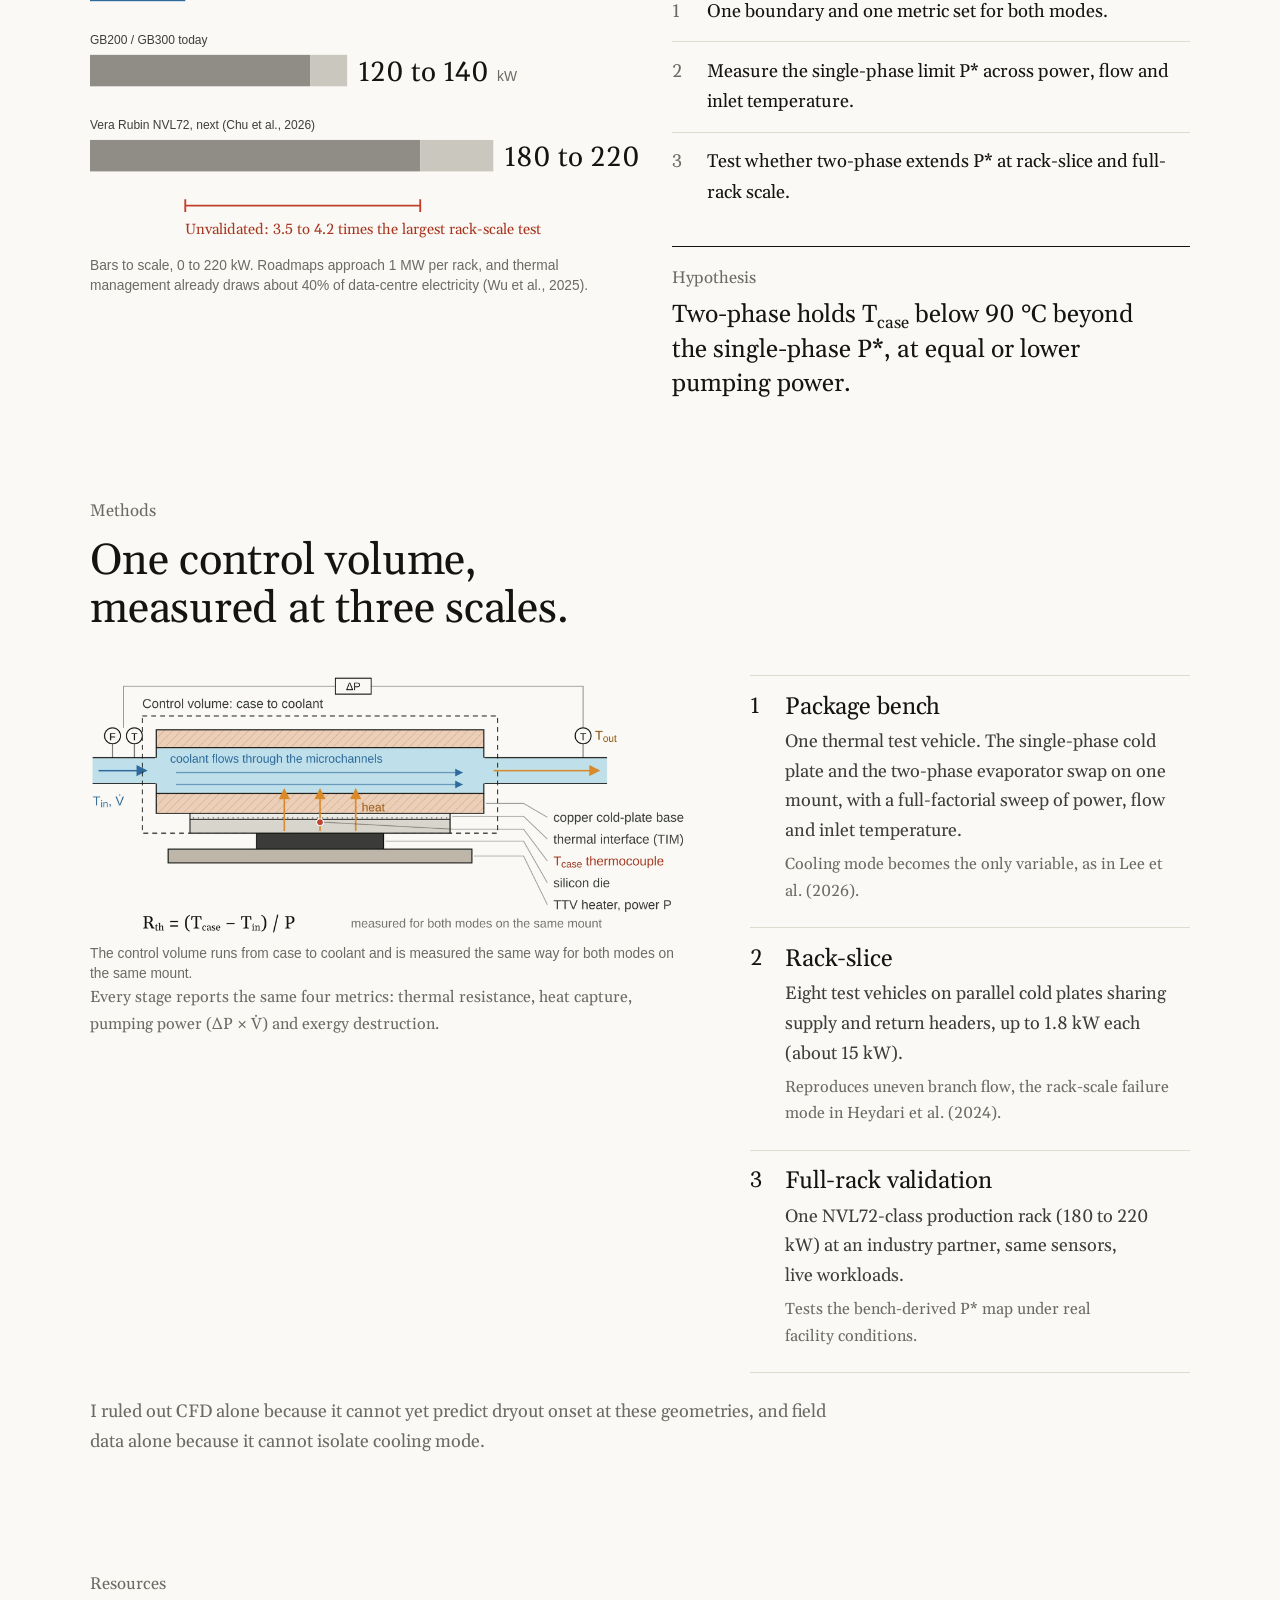
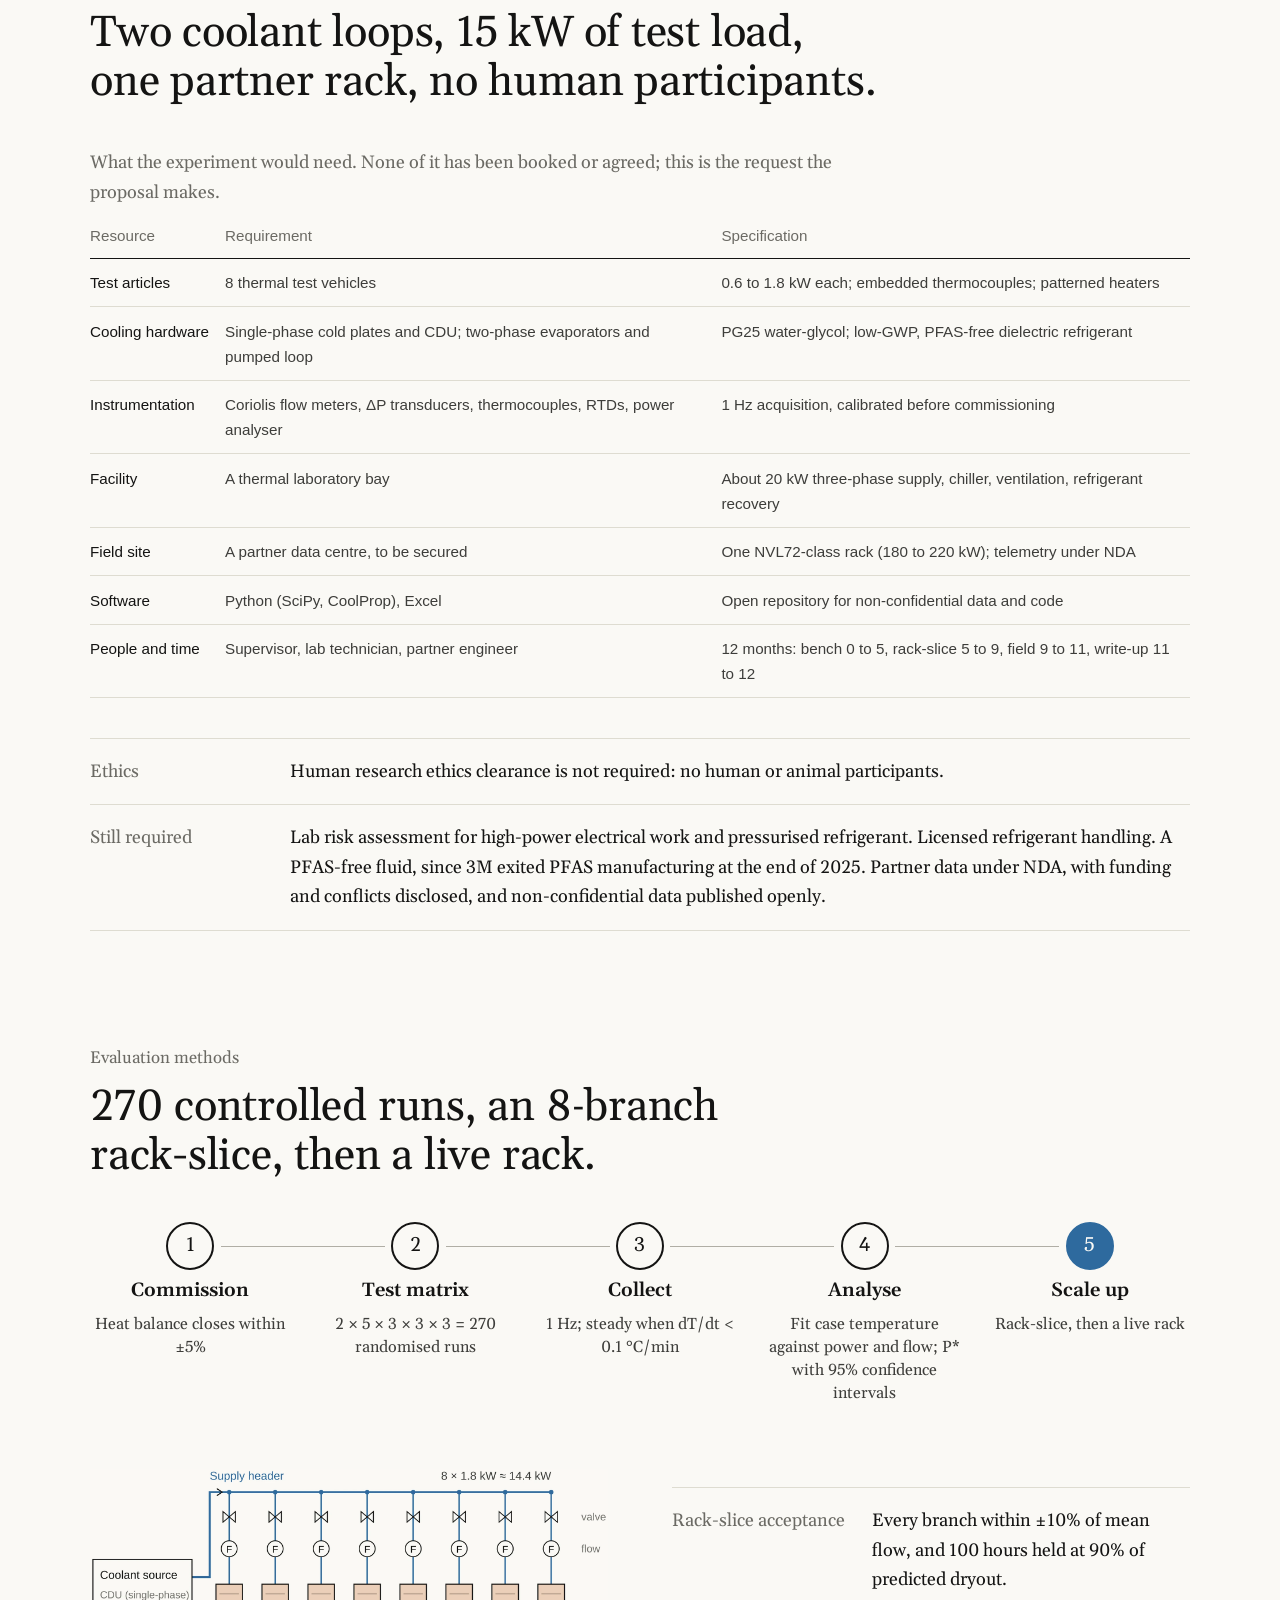
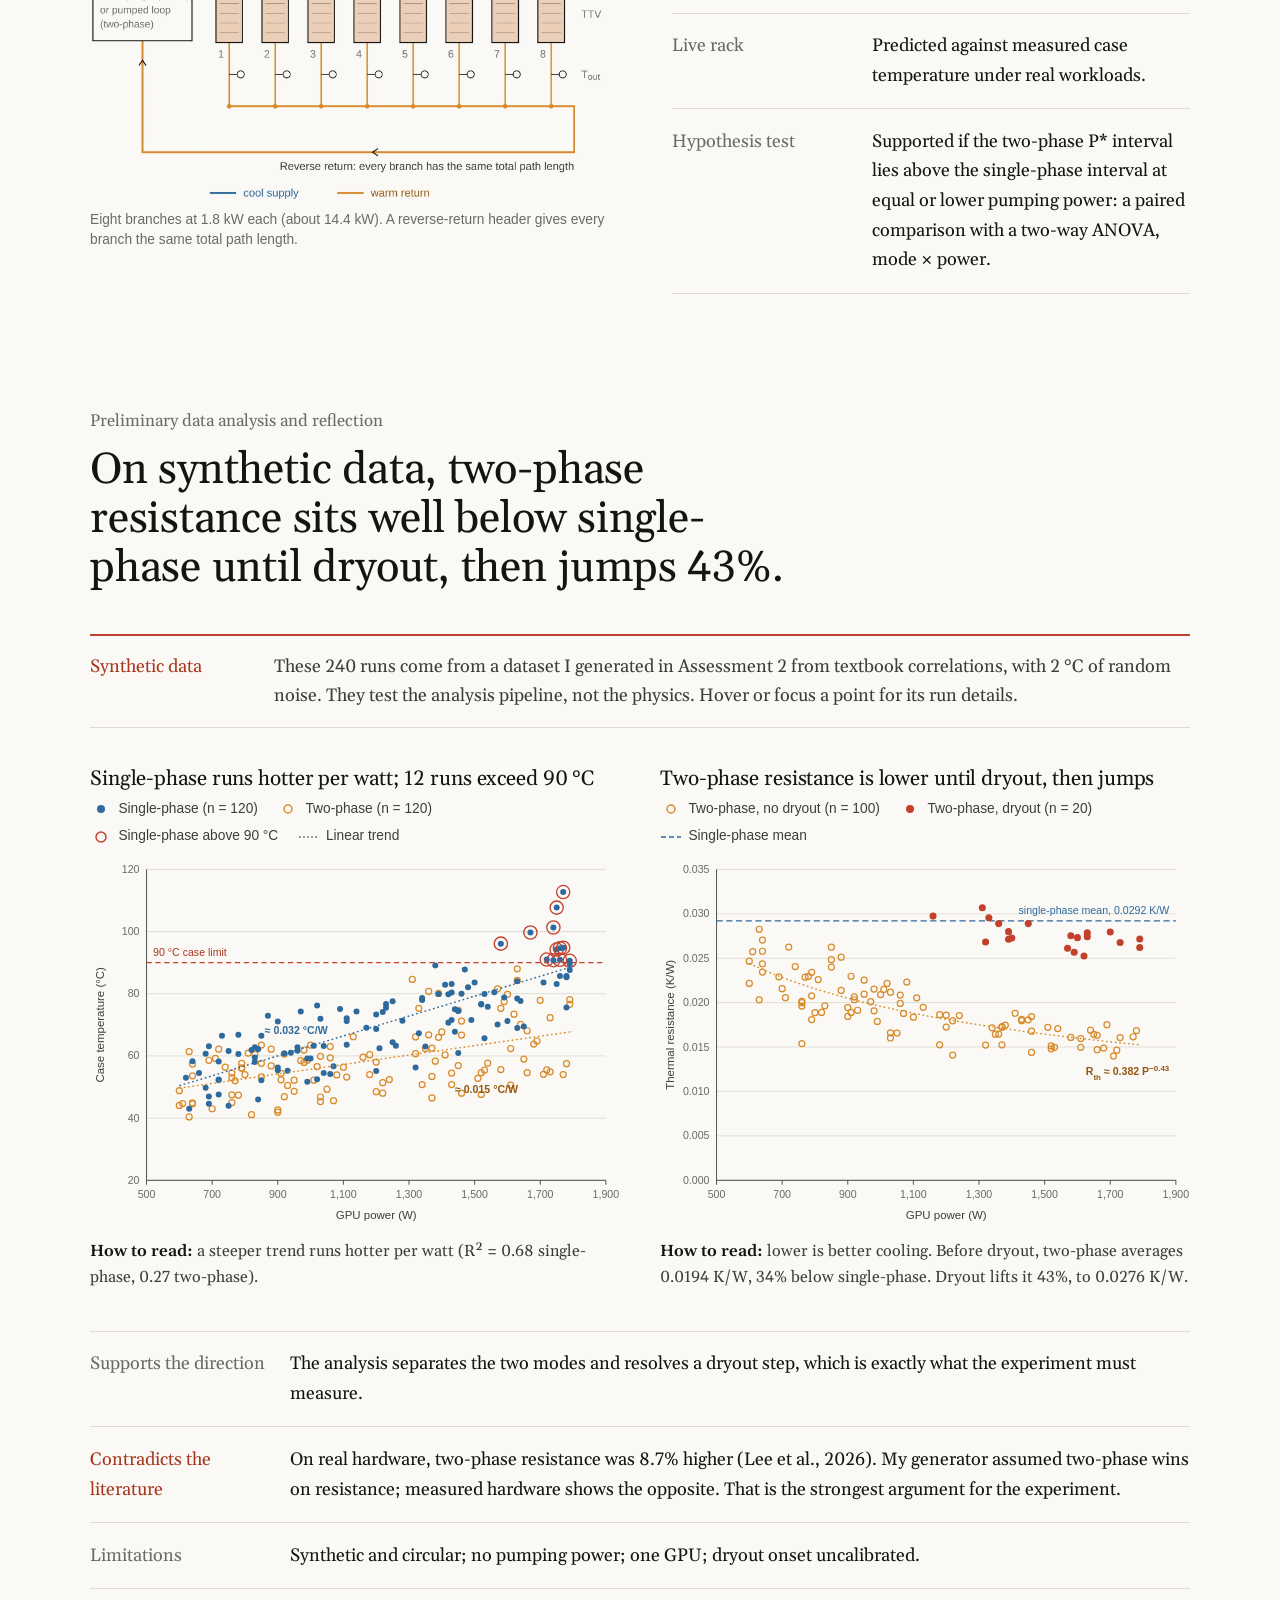
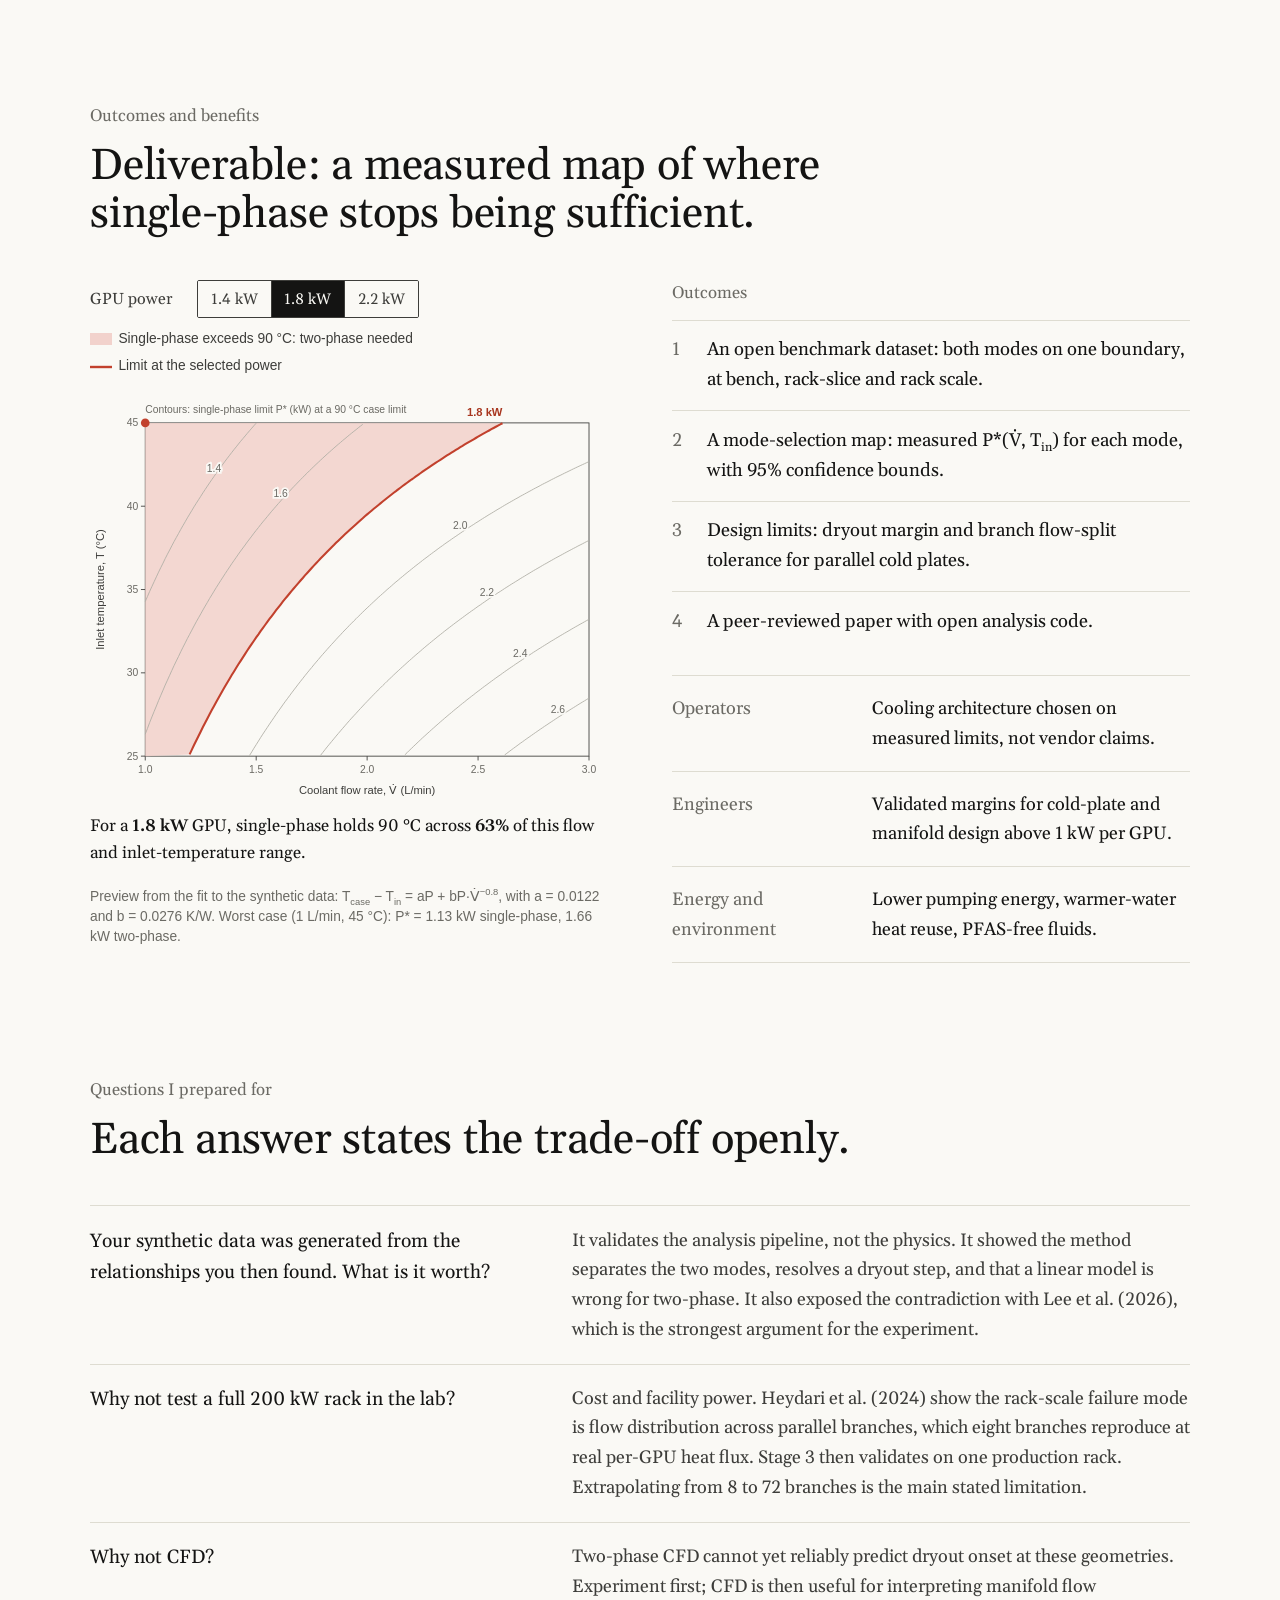
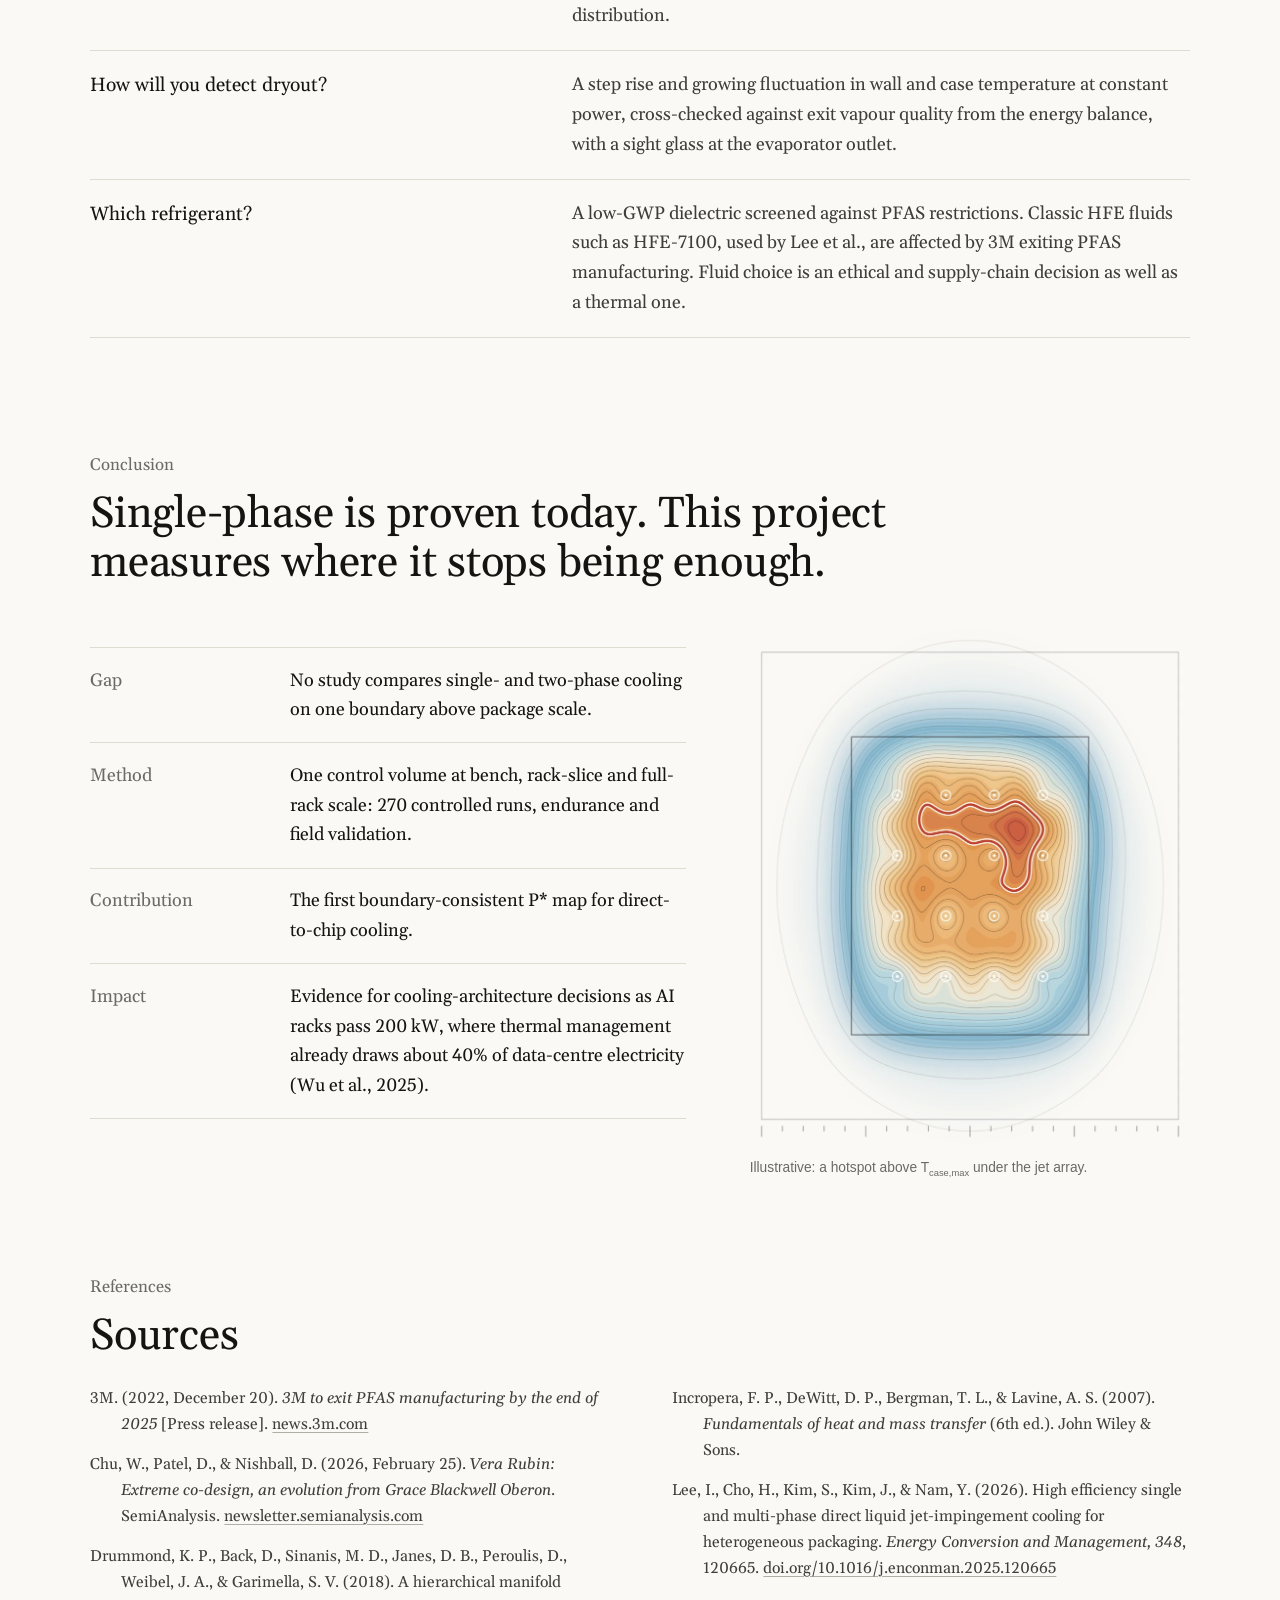
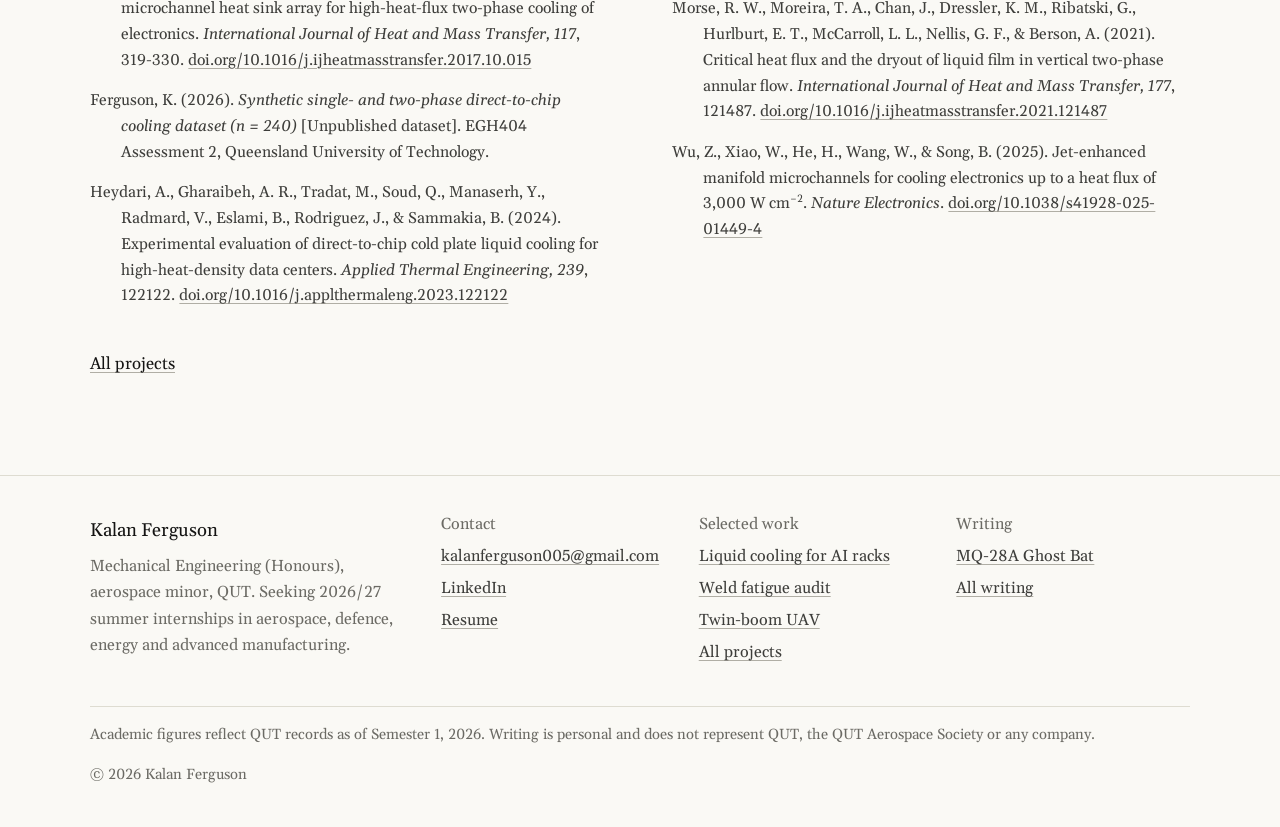
<file: projects/egh404-liquid-cooling.html>
<!DOCTYPE html>
<html lang="en">
<head>
<!-- chrome:head -->
<meta charset="UTF-8">
<meta name="viewport" content="width=device-width,initial-scale=1">
<title>Where single-phase cooling runs out / Kalan Ferguson</title>
<meta name="description" content="Research proposal: a boundary-consistent comparison of single- and two-phase direct-to-chip liquid cooling for AI accelerator racks above 200 kW.">
<link rel="canonical" href="https://kalanferguson.com/projects/egh404-liquid-cooling.html">
<meta property="og:type" content="article">
<meta property="og:site_name" content="Kalan Ferguson">
<meta property="og:title" content="Where single-phase cooling runs out">
<meta property="og:description" content="Research proposal: a boundary-consistent comparison of single- and two-phase direct-to-chip liquid cooling for AI accelerator racks above 200 kW.">
<meta property="og:url" content="https://kalanferguson.com/projects/egh404-liquid-cooling.html">
<meta property="og:image" content="https://kalanferguson.com/img/og/egh404.jpg">
<meta property="og:image:width" content="1200">
<meta property="og:image:height" content="630">
<meta name="twitter:card" content="summary_large_image">
<link rel="icon" type="image/png" sizes="32x32" href="../img/favicon-32.png">
<link rel="apple-touch-icon" href="../img/apple-touch-icon.png">
<link rel="preconnect" href="https://fonts.googleapis.com">
<link rel="preconnect" href="https://fonts.gstatic.com" crossorigin>
<link rel="stylesheet" href="https://fonts.googleapis.com/css2?family=Gelasio:ital,wght@0,400;0,500;0,600;1,400&display=swap">
<link rel="stylesheet" href="../site.css">
<link rel="stylesheet" href="project-style.css">
<link rel="stylesheet" href="egh404.css">
<script>document.documentElement.classList.add('js')</script>
<script src="../site.js" defer></script>
<script data-goatcounter="https://kalanferguson.goatcounter.com/count" async src="https://gc.zgo.at/count.js"></script>
<!-- /chrome:head -->
</head>
<body>
<!-- chrome:header -->
<a class="skip" href="#main">Skip to content</a>
<header class="site-head">
  <div class="wrap">
    <a class="brand" href="../index.html"><img src="../img/kf-logo-96.png" alt="" width="28" height="28">Kalan Ferguson</a>
    <button class="nav-toggle" type="button" aria-expanded="false" aria-controls="site-nav">Menu</button>
    <nav id="site-nav" aria-label="Main">
      <ul class="nav-list">
        <li><a href="../index.html#work">Work</a></li>
        <li><a href="../writing.html">Writing</a></li>
        <li><a href="../index.html#about">About</a></li>
        <li><a href="../resume.html">Resume</a></li>
        <li><a href="#contact">Contact</a></li>
      </ul>
    </nav>
  </div>
</header>
<!-- /chrome:header -->
<main id="main">

<header class="proj-hero">
  <figure class="hero-img">
    <img src="../img/projects/egh404-hero.webp" width="1200" height="1406" alt="Contour map of case temperature across a GPU die under a grid of 16 jet nozzles: blue at the die edge, orange towards the centre, and a hotspot outlined in red where the case temperature exceeds its limit" fetchpriority="high">
  </figure>
  <div class="inner">
    <div class="tag">EGH404 Research in Engineering Practice, research proposal</div>
    <h1>Where single-phase cooling runs out</h1>
    <p class="lede">A boundary-consistent comparison of single- and two-phase direct-to-chip liquid cooling for AI accelerator racks above 200 kW.</p>
    <div class="meta">Kalan Ferguson, Queensland University of Technology, October 2026</div>
    <p class="status"><b>Proposal stage.</b> The literature review, method and evaluation plan are complete. The preliminary analysis runs on a synthetic dataset; no experiment has been carried out yet.</p>
  </div>
</header>

<div class="specs-bar"><div class="specs-row">
  <div class="spec-item"><div class="k">Validated today</div><div class="v">52 kW per rack</div></div>
  <div class="spec-item"><div class="k">Needed next</div><div class="v">180 to 220 kW</div></div>
  <div class="spec-item"><div class="k">Proposed test matrix</div><div class="v">270 runs, 3 scales</div></div>
  <div class="spec-item"><div class="k">Deliverable</div><div class="v">A measured P* map</div></div>
</div></div>

<!-- Introduction -->
<section class="chapter" aria-labelledby="h-intro">
  <div class="wide">
    <p class="sec-name">Introduction</p>
    <h2 id="h-intro">Single-phase cooling is validated to 52 kW per rack. Next-generation racks need 180 to 220 kW.</h2>
    <div class="split">
      <dl class="rows">
        <div><dt>Topic</dt><dd>Direct-to-chip liquid cooling of AI accelerators. A cold plate on each GPU carries heat away by warming a liquid (single-phase) or boiling a refrigerant (two-phase).</dd></div>
        <div><dt>Problem</dt><dd>Single-phase is the only mode validated at rack scale (Heydari et al., 2024). Two-phase has been tested only at chip and channel scale, with incompatible metrics (Lee et al., 2026; Morse et al., 2021). The limit of single-phase cannot yet be quantified.</dd></div>
        <div><dt>Questions</dt><dd>
          <span class="rq"><span class="n">RQ1</span>At what GPU power and coolant condition does single-phase cooling exceed its case-temperature limit, measured on the same boundary as two-phase?</span>
          <span class="rq"><span class="n">RQ2</span>Does two-phase extend that limit at rack scale without dryout or flow maldistribution?</span>
        </dd></div>
      </dl>
      <figure>
        <img src="../img/projects/egh404-modes.webp" width="1800" height="1518" alt="Two cold-plate channel sections. Single-phase: cool liquid enters and warms along the channel as heat flows up from the die. Two-phase: liquid boils into bubbles, vapour slugs and a vapour core, and at the end the wall film dries out and wall temperature jumps." loading="lazy">
        <figcaption>Single-phase carries sensible heat: the liquid warms along the channel. Two-phase carries latent heat at near-constant temperature until the wall film dries out, where wall temperature jumps (red).</figcaption>
      </figure>
    </div>
  </div>
</section>

<!-- Literature review -->
<section class="chapter" aria-labelledby="h-lit">
  <div class="wide">
    <p class="sec-name">Literature review</p>
    <h2 id="h-lit">No study compares both modes on one boundary above package scale.</h2>
    <div class="table-scroll">
      <table class="lit">
        <thead><tr><th scope="col">Scale</th><th scope="col">Metric reported</th><th scope="col">Single-phase</th><th scope="col">Two-phase</th></tr></thead>
        <tbody>
          <tr><td>Rack</td><td>Heat capture ratio; CDU effectiveness</td><td><b>Heydari et al. (2024).</b> Three racks, about 52 kW per rack, 94% of heat captured by liquid.</td><td class="gap"><b>No published data.</b>The cell this proposal fills.</td></tr>
          <tr><td>Package</td><td>Thermal resistance, K/W</td><td><b>Lee et al. (2026).</b> 0.032 K/W at about 1 kW. <b>Wu et al. (2025):</b> 3,000 W/cm².</td><td><b>Lee et al. (2026).</b> Resistance 8.7% higher; energy efficiency 78% better. <b>Drummond et al. (2018):</b> 910 W/cm².</td></tr>
          <tr><td>Channel</td><td>Dryout fraction, % of critical heat flux</td><td><b>Classical correlations.</b> Dittus-Boelter forced convection (Incropera et al., 2007).</td><td><b>Morse et al. (2021).</b> Dryout begins at about 90% of critical heat flux; the heat-transfer coefficient peaks just before it.</td></tr>
        </tbody>
      </table>
    </div>
    <p class="claim">Each study draws its boundary at a different scale and reports a different metric, and the verdict flips with the metric (Lee et al., 2026).</p>
    <div class="split body-text" style="margin-top:var(--s-5)">
      <div>
        <p>My literature review found the apparent superiority of two-phase cooling is largely an artefact of mismatched scales and metrics. On Lee et al.'s same-rig comparison, single-phase leads on thermal resistance by 8.7% while two-phase leads on energy efficiency by 78%. The better architecture depends on the framework applied, not only the physics.</p>
      </div>
      <div>
        <p>Two-phase also carries a failure mode single-phase does not. Its best heat transfer sits right next to dryout, so operating near its optimum means accepting a margin to a discontinuity. Nobody has located that margin at chip-relevant heat flux, or tested two-phase flow distribution across a rack.</p>
      </div>
    </div>
  </div>
</section>

<!-- Motivation -->
<section class="chapter" aria-labelledby="h-mot">
  <div class="wide">
    <p class="sec-name">Motivation, rationale and objectives</p>
    <h2 id="h-mot">Rack heat load now exceeds the validated evidence by 3.5 to 4.2 times.</h2>
    <div class="split">
      <figure>
        <svg class="plot bars" viewBox="0 0 560 330" role="img" aria-labelledby="bars-t">
          <title id="bars-t">Bar chart of rack heat load: the largest validated rack test is 52 kW; GB200 and GB300 racks need 120 to 140 kW; Vera Rubin NVL72 racks need 180 to 220 kW, 3.5 to 4.2 times the largest test.</title>
          <text x="0" y="18" class="atitle">Largest validated rack (Heydari et al., 2024)</text>
          <rect x="0" y="30" width="103" height="34" fill="var(--cold)"/>
          <text x="113" y="58" style="font-family:var(--f-serif);font-size:30px;fill:var(--cold)">52</text><text x="152" y="58" style="font-size:15px;fill:var(--muted)">kW</text>
          <text x="0" y="110" class="atitle">GB200 / GB300 today</text>
          <rect x="0" y="122" width="238" height="34" fill="#8F8D86"/><rect x="238" y="122" width="40" height="34" fill="#C9C7BE"/>
          <text x="290" y="150" style="font-family:var(--f-serif);font-size:30px;fill:var(--ink)">120 to 140</text><text x="440" y="150" style="font-size:15px;fill:var(--muted)">kW</text>
          <text x="0" y="202" class="atitle">Vera Rubin NVL72, next (Chu et al., 2026)</text>
          <rect x="0" y="214" width="357" height="34" fill="#8F8D86"/><rect x="357" y="214" width="79" height="34" fill="#C9C7BE"/>
          <text x="448" y="242" style="font-family:var(--f-serif);font-size:30px;fill:var(--ink)">180 to 220</text>
          <path d="M103 278 V292 M103 285 H357 M357 278 V292" stroke="var(--red)" stroke-width="2" fill="none"/>
          <text x="103" y="316" style="font-family:var(--f-serif);font-size:16px;fill:var(--red-ink)">Unvalidated: 3.5 to 4.2 times the largest rack-scale test</text>
        </svg>
        <figcaption>Bars to scale, 0 to 220 kW. Roadmaps approach 1 MW per rack, and thermal management already draws about 40% of data-centre electricity (Wu et al., 2025).</figcaption>
      </figure>
      <div>
        <p class="sec-name">Objectives</p>
        <ol class="objectives">
          <li>One boundary and one metric set for both modes.</li>
          <li>Measure the single-phase limit P* across power, flow and inlet temperature.</li>
          <li>Test whether two-phase extends P* at rack-slice and full-rack scale.</li>
        </ol>
        <div class="hypothesis">
          <span class="sec-name">Hypothesis</span>
          <p>Two-phase holds T<sub>case</sub> below 90 °C beyond the single-phase P*, at equal or lower pumping power.</p>
        </div>
      </div>
    </div>
  </div>
</section>

<!-- Methods -->
<section class="chapter" aria-labelledby="h-meth">
  <div class="wide">
    <p class="sec-name">Methods</p>
    <h2 id="h-meth">One control volume, measured at three scales.</h2>
    <div class="split wide-left">
      <figure>
        <img src="../img/projects/egh404-cv.webp" width="2000" height="872" alt="Section through the test stack: coolant flows through microchannels in a copper cold-plate base, above a thermal interface, a case thermocouple, the silicon die and a heater. A dashed control volume encloses case to coolant, with flow, temperature and pressure-drop sensors at inlet and outlet." loading="lazy">
        <figcaption>The control volume runs from case to coolant and is measured the same way for both modes on the same mount.</figcaption>
        <p class="muted" style="font-size:1rem">Every stage reports the same four metrics: thermal resistance, heat capture, pumping power (ΔP × V̇) and exergy destruction.</p>
      </figure>
      <ol class="stages">
        <li><div><h3>Package bench</h3><p>One thermal test vehicle. The single-phase cold plate and the two-phase evaporator swap on one mount, with a full-factorial sweep of power, flow and inlet temperature.</p><p class="why">Cooling mode becomes the only variable, as in Lee et al. (2026).</p></div></li>
        <li><div><h3>Rack-slice</h3><p>Eight test vehicles on parallel cold plates sharing supply and return headers, up to 1.8 kW each (about 15 kW).</p><p class="why">Reproduces uneven branch flow, the rack-scale failure mode in Heydari et al. (2024).</p></div></li>
        <li><div><h3>Full-rack validation</h3><p>One NVL72-class production rack (180 to 220 kW) at an industry partner, same sensors, live workloads.</p><p class="why">Tests the bench-derived P* map under real facility conditions.</p></div></li>
      </ol>
    </div>
    <p class="muted" style="margin-top:var(--s-4);max-width:70ch">I ruled out CFD alone because it cannot yet predict dryout onset at these geometries, and field data alone because it cannot isolate cooling mode.</p>
  </div>
</section>

<!-- Resources -->
<section class="chapter" aria-labelledby="h-res">
  <div class="wide">
    <p class="sec-name">Resources</p>
    <h2 id="h-res">Two coolant loops, 15 kW of test load, one partner rack, no human participants.</h2>
    <div>
      <p class="muted" style="margin:0 0 var(--s-3);max-width:70ch">What the experiment would need. None of it has been booked or agreed; this is the request the proposal makes.</p>
      <div class="table-scroll" style="margin:0">
        <table class="res">
          <thead><tr><th scope="col">Resource</th><th scope="col">Requirement</th><th scope="col">Specification</th></tr></thead>
          <tbody>
            <tr><td>Test articles</td><td>8 thermal test vehicles</td><td>0.6 to 1.8 kW each; embedded thermocouples; patterned heaters</td></tr>
            <tr><td>Cooling hardware</td><td>Single-phase cold plates and CDU; two-phase evaporators and pumped loop</td><td>PG25 water-glycol; low-GWP, PFAS-free dielectric refrigerant</td></tr>
            <tr><td>Instrumentation</td><td>Coriolis flow meters, ΔP transducers, thermocouples, RTDs, power analyser</td><td>1 Hz acquisition, calibrated before commissioning</td></tr>
            <tr><td>Facility</td><td>A thermal laboratory bay</td><td>About 20 kW three-phase supply, chiller, ventilation, refrigerant recovery</td></tr>
            <tr><td>Field site</td><td>A partner data centre, to be secured</td><td>One NVL72-class rack (180 to 220 kW); telemetry under NDA</td></tr>
            <tr><td>Software</td><td>Python (SciPy, CoolProp), Excel</td><td>Open repository for non-confidential data and code</td></tr>
            <tr><td>People and time</td><td>Supervisor, lab technician, partner engineer</td><td>12 months: bench 0 to 5, rack-slice 5 to 9, field 9 to 11, write-up 11 to 12</td></tr>
          </tbody>
        </table>
      </div>
      <dl class="rows ethics">
        <div><dt>Ethics</dt><dd>Human research ethics clearance is not required: no human or animal participants.</dd></div>
        <div><dt>Still required</dt><dd>Lab risk assessment for high-power electrical work and pressurised refrigerant. Licensed refrigerant handling. A PFAS-free fluid, since 3M exited PFAS manufacturing at the end of 2025. Partner data under NDA, with funding and conflicts disclosed, and non-confidential data published openly.</dd></div>
      </dl>
    </div>
  </div>
</section>

<!-- Evaluation -->
<section class="chapter" aria-labelledby="h-eval">
  <div class="wide">
    <p class="sec-name">Evaluation methods</p>
    <h2 id="h-eval">270 controlled runs, an 8&#8209;branch rack-slice, then a live rack.</h2>
    <ol class="steps">
      <li><strong>Commission</strong><span>Heat balance closes within ±5%</span></li>
      <li><strong>Test matrix</strong><span>2 × 5 × 3 × 3 × 3 = 270 randomised runs</span></li>
      <li><strong>Collect</strong><span>1 Hz; steady when dT/dt &lt; 0.1 °C/min</span></li>
      <li><strong>Analyse</strong><span>Fit case temperature against power and flow; P* with 95% confidence intervals</span></li>
      <li><strong>Scale up</strong><span>Rack-slice, then a live rack</span></li>
    </ol>
    <div class="split">
      <figure>
        <img src="../img/projects/egh404-tree.webp" width="1800" height="1150" alt="Rack-slice schematic: a coolant source feeds a blue supply header with eight branches, each with a valve, a flow meter and a thermal test vehicle, returning through an orange reverse-return header so every branch has the same path length." loading="lazy">
        <figcaption>Eight branches at 1.8 kW each (about 14.4 kW). A reverse-return header gives every branch the same total path length.</figcaption>
      </figure>
      <dl class="rows">
        <div><dt>Rack-slice acceptance</dt><dd>Every branch within ±10% of mean flow, and 100 hours held at 90% of predicted dryout.</dd></div>
        <div><dt>Live rack</dt><dd>Predicted against measured case temperature under real workloads.</dd></div>
        <div><dt>Hypothesis test</dt><dd>Supported if the two-phase P* interval lies above the single-phase interval at equal or lower pumping power: a paired comparison with a two-way ANOVA, mode × power.</dd></div>
      </dl>
    </div>
  </div>
</section>

<!-- Preliminary analysis -->
<section class="chapter" aria-labelledby="h-pre">
  <div class="wide">
    <p class="sec-name">Preliminary data analysis and reflection</p>
    <h2 id="h-pre">On synthetic data, two-phase resistance sits well below single-phase until dryout, then jumps 43%.</h2>
    <div class="caveat"><span class="k">Synthetic data</span><span>These 240 runs come from a dataset I generated in Assessment 2 from textbook correlations, with 2 °C of random noise. They test the analysis pipeline, not the physics. Hover or focus a point for its run details.</span></div>
    <div class="charts">
      <figure class="chart">
        <h3>Single-phase runs hotter per watt; 12 runs exceed 90 °C</h3>
        <ul class="legend">
          <li><svg viewBox="0 0 22 12" aria-hidden="true"><circle cx="11" cy="6" r="4" fill="var(--cold)"/></svg>Single-phase (n = 120)</li>
          <li><svg viewBox="0 0 22 12" aria-hidden="true"><circle cx="11" cy="6" r="4" fill="none" stroke="var(--warm)" stroke-width="1.5"/></svg>Two-phase (n = 120)</li>
          <li><svg viewBox="0 0 22 12" aria-hidden="true"><circle cx="11" cy="6" r="5" fill="none" stroke="var(--red)" stroke-width="1.5"/></svg>Single-phase above 90 °C</li>
          <li><svg viewBox="0 0 22 12" aria-hidden="true"><path d="M1 6 H21" stroke="var(--ink-2)" stroke-dasharray="2 2"/></svg>Linear trend</li>
        </ul>
        <svg class="plot" id="c-temp" viewBox="0 0 600 420" role="img" aria-labelledby="c-temp-t"><title id="c-temp-t">Scatter of case temperature against GPU power for 240 synthetic runs. Single-phase rises about 0.032 °C per watt and 12 runs exceed the 90 °C limit, all above 1,580 W. Two-phase rises about 0.015 °C per watt and none exceed it.</title></svg>
        <p class="read"><b>How to read:</b> a steeper trend runs hotter per watt (R² = 0.68 single-phase, 0.27 two-phase).</p>
      </figure>
      <figure class="chart">
        <h3>Two-phase resistance is lower until dryout, then jumps</h3>
        <ul class="legend">
          <li><svg viewBox="0 0 22 12" aria-hidden="true"><circle cx="11" cy="6" r="4" fill="none" stroke="var(--warm)" stroke-width="1.5"/></svg>Two-phase, no dryout (n = 100)</li>
          <li><svg viewBox="0 0 22 12" aria-hidden="true"><circle cx="11" cy="6" r="4" fill="var(--red)"/></svg>Two-phase, dryout (n = 20)</li>
          <li><svg viewBox="0 0 22 12" aria-hidden="true"><path d="M1 6 H21" stroke="var(--cold)" stroke-width="1.5" stroke-dasharray="5 3"/></svg>Single-phase mean</li>
        </ul>
        <svg class="plot" id="c-rth" viewBox="0 0 600 420" role="img" aria-labelledby="c-rth-t"><title id="c-rth-t">Scatter of two-phase thermal resistance against GPU power. Without dryout it falls with power along a power-law trend, averaging 34% below the single-phase mean of 0.0292 K/W. The 20 dryout runs jump 43%, back up near the single-phase line.</title></svg>
        <p class="read"><b>How to read:</b> lower is better cooling. Before dryout, two-phase averages 0.0194 K/W, 34% below single-phase. Dryout lifts it 43%, to 0.0276 K/W.</p>
      </figure>
    </div>
    <dl class="rows takeaways">
      <div><dt>Supports the direction</dt><dd>The analysis separates the two modes and resolves a dryout step, which is exactly what the experiment must measure.</dd></div>
      <div><dt class="k red">Contradicts the literature</dt><dd>On real hardware, two-phase resistance was 8.7% higher (Lee et al., 2026). My generator assumed two-phase wins on resistance; measured hardware shows the opposite. That is the strongest argument for the experiment.</dd></div>
      <div><dt>Limitations</dt><dd>Synthetic and circular; no pumping power; one GPU; dryout onset uncalibrated.</dd></div>
    </dl>
  </div>
</section>

<!-- Outcomes -->
<section class="chapter" aria-labelledby="h-out">
  <div class="wide">
    <p class="sec-name">Outcomes and benefits</p>
    <h2 id="h-out">Deliverable: a measured map of where single-phase stops being sufficient.</h2>
    <div class="split">
      <figure class="map-wrap">
        <div class="map-controls">
          <span id="gpu-label">GPU power</span>
          <div class="seg" role="group" aria-labelledby="gpu-label">
            <button type="button" data-kw="1.4" aria-pressed="false">1.4 kW</button>
            <button type="button" data-kw="1.8" aria-pressed="true">1.8 kW</button>
            <button type="button" data-kw="2.2" aria-pressed="false">2.2 kW</button>
          </div>
        </div>
        <ul class="legend" aria-hidden="true">
          <li><svg viewBox="0 0 22 12"><rect width="22" height="12" fill="var(--rose)"/></svg>Single-phase exceeds 90 °C: two-phase needed</li>
          <li><svg viewBox="0 0 22 12"><line x1="0" y1="6" x2="22" y2="6" stroke="var(--red)" stroke-width="2.4"/></svg>Limit at the selected power</li>
        </ul>
        <svg class="plot" id="c-map" viewBox="0 0 600 470" role="img" aria-labelledby="c-map-t"><title id="c-map-t">Map of coolant flow rate against inlet temperature with contours of the single-phase power limit P* at a 90 °C case limit. The shaded red zone is where single-phase cannot hold 90 °C for the selected GPU power.</title></svg>
        <p class="map-out" id="map-out" aria-live="polite"></p>
        <figcaption>Preview from the fit to the synthetic data: T<sub>case</sub> − T<sub>in</sub> = aP + bP·V̇<sup>−0.8</sup>, with a = 0.0122 and b = 0.0276 K/W. Worst case (1 L/min, 45 °C): P* = 1.13 kW single-phase, 1.66 kW two-phase.</figcaption>
      </figure>
      <div>
        <p class="sec-name">Outcomes</p>
        <ol class="objectives">
          <li>An open benchmark dataset: both modes on one boundary, at bench, rack-slice and rack scale.</li>
          <li>A mode-selection map: measured P*(V̇, T<sub>in</sub>) for each mode, with 95% confidence bounds.</li>
          <li>Design limits: dryout margin and branch flow-split tolerance for parallel cold plates.</li>
          <li>A peer-reviewed paper with open analysis code.</li>
        </ol>
        <dl class="rows" style="margin-top:var(--s-4)">
          <div><dt>Operators</dt><dd>Cooling architecture chosen on measured limits, not vendor claims.</dd></div>
          <div><dt>Engineers</dt><dd>Validated margins for cold-plate and manifold design above 1 kW per GPU.</dd></div>
          <div><dt>Energy and environment</dt><dd>Lower pumping energy, warmer-water heat reuse, PFAS-free fluids.</dd></div>
        </dl>
      </div>
    </div>
  </div>
</section>

<!-- Q&A -->
<section class="chapter" aria-labelledby="h-qa">
  <div class="wide">
    <p class="sec-name">Questions I prepared for</p>
    <h2 id="h-qa">Each answer states the trade-off openly.</h2>
    <dl class="qa">
      <div><dt>Your synthetic data was generated from the relationships you then found. What is it worth?</dt><dd>It validates the analysis pipeline, not the physics. It showed the method separates the two modes, resolves a dryout step, and that a linear model is wrong for two-phase. It also exposed the contradiction with Lee et al. (2026), which is the strongest argument for the experiment.</dd></div>
      <div><dt>Why not test a full 200 kW rack in the lab?</dt><dd>Cost and facility power. Heydari et al. (2024) show the rack-scale failure mode is flow distribution across parallel branches, which eight branches reproduce at real per-GPU heat flux. Stage 3 then validates on one production rack. Extrapolating from 8 to 72 branches is the main stated limitation.</dd></div>
      <div><dt>Why not CFD?</dt><dd>Two-phase CFD cannot yet reliably predict dryout onset at these geometries. Experiment first; CFD is then useful for interpreting manifold flow distribution.</dd></div>
      <div><dt>How will you detect dryout?</dt><dd>A step rise and growing fluctuation in wall and case temperature at constant power, cross-checked against exit vapour quality from the energy balance, with a sight glass at the evaporator outlet.</dd></div>
      <div><dt>Which refrigerant?</dt><dd>A low-GWP dielectric screened against PFAS restrictions. Classic HFE fluids such as HFE-7100, used by Lee et al., are affected by 3M exiting PFAS manufacturing. Fluid choice is an ethical and supply-chain decision as well as a thermal one.</dd></div>
    </dl>
  </div>
</section>

<!-- Conclusion -->
<section class="chapter" aria-labelledby="h-con">
  <div class="wide">
    <p class="sec-name">Conclusion</p>
    <h2 id="h-con">Single-phase is proven today. This project measures where it stops being enough.</h2>
    <div class="split wide-left">
      <dl class="rows">
        <div><dt>Gap</dt><dd>No study compares single- and two-phase cooling on one boundary above package scale.</dd></div>
        <div><dt>Method</dt><dd>One control volume at bench, rack-slice and full-rack scale: 270 controlled runs, endurance and field validation.</dd></div>
        <div><dt>Contribution</dt><dd>The first boundary-consistent P* map for direct-to-chip cooling.</dd></div>
        <div><dt>Impact</dt><dd>Evidence for cooling-architecture decisions as AI racks pass 200 kW, where thermal management already draws about 40% of data-centre electricity (Wu et al., 2025).</dd></div>
      </dl>
      <figure>
        <img src="../img/projects/egh404-closing.webp" width="900" height="1061" alt="A second illustrative case-temperature map under the jet array, with an irregular hotspot outlined in red." loading="lazy">
        <figcaption>Illustrative: a hotspot above T<sub>case,max</sub> under the jet array.</figcaption>
      </figure>
    </div>
  </div>
</section>

<!-- References -->
<section class="chapter" aria-labelledby="h-refs">
  <div class="wide">
    <p class="sec-name">References</p>
    <h2 id="h-refs" style="margin-bottom:var(--s-4)">Sources</h2>
    <ul class="refs">
      <li>3M. (2022, December 20). <i>3M to exit PFAS manufacturing by the end of 2025</i> [Press release]. <a href="https://news.3m.com/2022-12-20-3M-to-Exit-PFAS-Manufacturing-by-the-End-of-2025">news.3m.com</a></li>
      <li>Chu, W., Patel, D., &amp; Nishball, D. (2026, February 25). <i>Vera Rubin: Extreme co-design, an evolution from Grace Blackwell Oberon</i>. SemiAnalysis. <a href="https://newsletter.semianalysis.com/p/vera-rubin-extreme-co-design-an-evolution">newsletter.semianalysis.com</a></li>
      <li>Drummond, K. P., Back, D., Sinanis, M. D., Janes, D. B., Peroulis, D., Weibel, J. A., &amp; Garimella, S. V. (2018). A hierarchical manifold microchannel heat sink array for high-heat-flux two-phase cooling of electronics. <i>International Journal of Heat and Mass Transfer, 117</i>, 319-330. <a href="https://doi.org/10.1016/j.ijheatmasstransfer.2017.10.015">doi.org/10.1016/j.ijheatmasstransfer.2017.10.015</a></li>
      <li>Ferguson, K. (2026). <i>Synthetic single- and two-phase direct-to-chip cooling dataset (n = 240)</i> [Unpublished dataset]. EGH404 Assessment 2, Queensland University of Technology.</li>
      <li>Heydari, A., Gharaibeh, A. R., Tradat, M., Soud, Q., Manaserh, Y., Radmard, V., Eslami, B., Rodriguez, J., &amp; Sammakia, B. (2024). Experimental evaluation of direct-to-chip cold plate liquid cooling for high-heat-density data centers. <i>Applied Thermal Engineering, 239</i>, 122122. <a href="https://doi.org/10.1016/j.applthermaleng.2023.122122">doi.org/10.1016/j.applthermaleng.2023.122122</a></li>
      <li>Incropera, F. P., DeWitt, D. P., Bergman, T. L., &amp; Lavine, A. S. (2007). <i>Fundamentals of heat and mass transfer</i> (6th ed.). John Wiley &amp; Sons.</li>
      <li>Lee, I., Cho, H., Kim, S., Kim, J., &amp; Nam, Y. (2026). High efficiency single and multi-phase direct liquid jet-impingement cooling for heterogeneous packaging. <i>Energy Conversion and Management, 348</i>, 120665. <a href="https://doi.org/10.1016/j.enconman.2025.120665">doi.org/10.1016/j.enconman.2025.120665</a></li>
      <li>Morse, R. W., Moreira, T. A., Chan, J., Dressler, K. M., Ribatski, G., Hurlburt, E. T., McCarroll, L. L., Nellis, G. F., &amp; Berson, A. (2021). Critical heat flux and the dryout of liquid film in vertical two-phase annular flow. <i>International Journal of Heat and Mass Transfer, 177</i>, 121487. <a href="https://doi.org/10.1016/j.ijheatmasstransfer.2021.121487">doi.org/10.1016/j.ijheatmasstransfer.2021.121487</a></li>
      <li>Wu, Z., Xiao, W., He, H., Wang, W., &amp; Song, B. (2025). Jet-enhanced manifold microchannels for cooling electronics up to a heat flux of 3,000 W cm<sup>−2</sup>. <i>Nature Electronics</i>. <a href="https://doi.org/10.1038/s41928-025-01449-4">doi.org/10.1038/s41928-025-01449-4</a></li>
    </ul>
    <p style="margin-top:var(--s-5)"><a href="../index.html#work" class="textlink">All projects</a></p>
  </div>
</section>

</main>
<!-- chrome:footer -->
<footer class="site-foot" id="contact">
  <div class="wrap">
    <div class="cols">
      <div>
        <p style="margin:0 0 .4rem;font-size:1.15rem;color:var(--ink)">Kalan Ferguson</p>
        <p class="muted" style="margin:0;max-width:34ch">Mechanical Engineering (Honours), aerospace minor, QUT. Seeking 2026/27 summer internships in aerospace, defence, energy and advanced manufacturing.</p>
      </div>
      <div>
        <h2>Contact</h2>
        <ul>
          <li><a class="addr" href="mailto:kalanferguson005@gmail.com">kalanferguson005@gmail.com</a></li>
          <li><a href="https://www.linkedin.com/in/kalan-ferguson-288858326/" rel="noopener">LinkedIn</a></li>
          <li><a href="../resume.html">Resume</a></li>
        </ul>
      </div>
      <div>
        <h2>Selected work</h2>
        <ul>
          <li><a href="../projects/egh404-liquid-cooling.html">Liquid cooling for AI racks</a></li>
          <li><a href="../projects/weld-fatigue.html">Weld fatigue audit</a></li>
          <li><a href="../projects/uav-aerostructures.html">Twin-boom UAV</a></li>
          <li><a href="../index.html#more">All projects</a></li>
        </ul>
      </div>
      <div>
        <h2>Writing</h2>
        <ul>
          <li><a href="../ghostbat.html">MQ-28A Ghost Bat</a></li>
          <li><a href="../writing.html">All writing</a></li>
        </ul>
      </div>
    </div>
    <div class="fine">
      <span>Academic figures reflect QUT records as of Semester 1, 2026. Writing is personal and does not represent QUT, the QUT Aerospace Society or any company.</span>
      <span>&copy; 2026 Kalan Ferguson</span>
    </div>
  </div>
</footer>
<!-- /chrome:footer -->

<script>
/* Charts drawn from the synthetic dataset (EGH404 Assessment 2, n = 240).
   Row: [run, mode (0 single, 1 two), power W, flow L/min, inlet C, case C, dryout flag]. */
var RUNS = [[1,1,1200,2.2,37.3,58.0,0],[2,1,640,1.36,27.3,44.6,0],[3,0,1020,2.31,25.7,52.5,0],[4,0,1430,1.55,34.5,80.4,0],[5,1,1410,2.76,33.8,60.3,0],[6,1,1460,2.68,44.3,71.2,0],[7,0,1230,1.59,38.6,76.7,0],[8,0,1340,1.71,39.4,78.0,0],[9,0,680,2.17,43.1,60.7,0],[10,1,1390,1.05,42.4,80.1,1],[11,1,760,2.4,33.3,45.0,0],[12,1,1600,1.36,36.1,79.8,1],[13,0,1040,2.13,25.9,54.5,0],[14,0,1750,1.33,32.8,94.2,0],[15,0,990,2.33,29.7,51.7,0],[16,0,1070,1.92,25.5,56.7,0],[17,1,630,2.81,27.6,40.4,0],[18,0,960,2.46,39.7,61.7,0],[19,1,1530,1.89,32.5,55.4,0],[20,0,1470,1.06,31.2,87.8,0],[21,1,1240,1.84,29.4,52.4,0],[22,1,1580,1.04,31.8,75.3,1],[23,1,1030,2.97,28.8,45.3,0],[24,1,790,1.28,39.1,57.6,0],[25,1,1370,2.03,29.7,53.4,0],[26,1,1690,2.6,35.2,64.8,0],[27,1,710,2.61,44.6,59.2,0],[28,1,1020,1.29,34.0,56.6,0],[29,0,680,1.39,27.7,49.8,0],[30,0,1760,1.29,33.5,94.6,0],[31,1,830,2.97,44.2,60.5,0],[32,0,1450,2.09,36.1,74.5,0],[33,0,1770,1.26,30.5,94.8,0],[34,0,690,2.82,28.4,47.0,0],[35,0,1330,2.77,34.9,67.3,0],[36,0,1540,1.79,33.9,75.8,0],[37,0,1000,2.39,34.8,59.2,0],[38,1,1610,2.77,26.5,50.6,0],[39,1,1460,1.78,27.0,48.0,0],[40,1,1640,2.89,42.4,70.1,0],[41,1,1400,1.33,29.5,67.7,1],[42,0,1060,1.94,28.5,54.2,0],[43,1,1450,2.45,30.7,56.9,0],[44,1,880,2.25,40.1,62.2,0],[45,1,770,2.5,34.4,52.0,0],[46,1,700,1.19,27.9,43.0,0],[47,1,1730,1.11,26.0,72.3,1],[48,0,1090,1.47,38.5,75.1,0],[49,0,1630,2.57,38.1,78.5,0],[50,1,1590,1.19,36.7,77.5,1],[51,0,1640,2.97,36.9,77.7,0],[52,0,1420,2.43,44.4,79.8,0],[53,0,1020,1.21,41.0,76.2,0],[54,0,960,1.42,31.0,62.8,0],[55,1,1430,1.76,28.6,54.5,0],[56,0,990,1.44,27.0,59.2,0],[57,0,1380,1.1,38.4,89.1,0],[58,0,1220,2.19,38.2,74.1,0],[59,0,1490,2.11,31.0,71.6,0],[60,0,840,2.58,25.9,46.0,0],[61,1,1450,1.42,32.8,74.7,1],[62,0,830,2.64,38.3,58.0,0],[63,0,1780,2.98,35.7,75.6,0],[64,0,820,1.48,35.9,61.9,0],[65,1,1030,1.65,42.8,59.9,0],[66,0,870,1.84,44.0,72.9,0],[67,0,1790,2.2,41.4,90.6,0],[68,1,1110,2.71,30.4,53.2,0],[69,1,1180,2.78,36.0,54.0,0],[70,1,1350,2.98,40.2,62.4,0],[71,0,1460,2.42,42.3,80.0,0],[72,0,1430,1.42,36.8,83.1,0],[73,1,920,2.76,41.9,60.6,0],[74,1,1070,1.99,25.5,45.6,0],[75,0,1740,1.49,43.8,101.3,0],[76,1,820,2.33,25.6,41.1,0],[77,0,1040,1.73,33.1,63.2,0],[78,1,1630,1.34,43.3,88.0,1],[79,1,1320,1.04,30.7,66.1,1],[80,0,1030,1.62,39.1,72.0,0],[81,0,1140,1.0,28.0,74.3,0],[82,0,750,2.45,25.8,44.0,0],[83,1,850,1.52,41.2,63.5,0],[84,0,1790,2.12,41.9,89.6,0],[85,0,1200,1.78,39.0,73.3,0],[86,0,720,2.84,39.8,58.2,0],[87,1,970,1.44,39.0,58.5,0],[88,0,830,2.81,37.6,62.8,0],[89,0,660,1.07,33.6,54.5,0],[90,0,1770,1.05,44.1,112.7,0],[91,1,980,2.65,39.2,57.9,0],[92,1,1720,1.75,30.3,55.5,0],[93,1,1000,1.64,42.6,63.5,0],[94,1,1730,2.78,27.1,54.9,0],[95,0,1200,2.91,40.5,68.7,0],[96,1,1050,2.97,31.9,49.3,0],[97,1,1030,2.6,25.0,46.8,0],[98,0,1110,2.75,30.4,63.6,0],[99,1,1220,2.5,30.8,48.0,0],[100,1,910,2.87,33.5,54.4,0],[101,1,1130,1.22,44.2,66.2,0],[102,0,850,2.03,43.2,66.5,0],[103,0,1430,1.97,32.1,71.6,0],[104,1,1060,2.71,41.9,63.0,0],[105,0,1520,2.1,34.2,76.7,0],[106,0,840,1.08,31.7,62.2,0],[107,1,1610,1.71,36.7,62.4,0],[108,1,1660,2.72,41.0,68.1,0],[109,0,1670,1.45,41.6,99.7,0],[110,0,1630,1.54,28.8,84.0,0],[111,1,630,2.54,43.6,61.4,0],[112,0,1520,2.75,41.5,76.5,0],[113,1,600,1.15,30.8,44.1,0],[114,0,900,2.66,31.7,56.3,0],[115,1,780,2.24,29.5,47.4,0],[116,0,1170,2.11,35.8,69.1,0],[117,1,1360,1.12,41.5,80.8,1],[118,1,600,2.67,34.0,48.8,0],[119,0,1630,2.64,30.8,69.0,0],[120,1,1360,2.91,44.4,66.8,0],[121,1,1380,1.67,34.2,58.3,0],[122,1,610,1.61,29.0,44.7,0],[123,0,900,1.59,27.3,55.4,0],[124,0,640,2.35,43.7,58.3,0],[125,1,640,2.31,38.0,53.6,0],[126,1,1620,1.27,32.5,73.4,1],[127,0,690,2.47,31.2,44.6,0],[128,1,1570,1.13,40.6,81.6,1],[129,1,930,2.99,32.7,50.5,0],[130,1,1780,1.97,27.5,57.5,0],[131,1,800,2.43,38.9,54.0,0],[132,1,1180,2.93,38.4,60.4,0],[133,1,760,2.7,39.6,54.5,0],[134,0,750,1.77,39.9,61.6,0],[135,0,1260,2.47,30.4,63.3,0],[136,1,1790,1.67,29.7,76.6,1],[137,0,1250,1.73,44.9,77.6,0],[138,0,620,1.76,31.3,53.0,0],[139,0,1720,2.48,41.4,91.0,0],[140,1,1310,1.23,44.4,84.6,1],[141,0,1760,1.79,39.9,90.9,0],[142,0,930,1.35,25.5,55.2,0],[143,1,850,2.92,37.2,57.6,0],[144,0,1410,1.58,36.3,82.9,0],[145,1,1080,1.4,29.8,53.9,0],[146,1,1010,2.1,30.5,52.2,0],[147,0,780,1.13,37.0,66.8,0],[148,1,950,2.6,28.7,48.6,0],[149,0,1250,1.57,26.5,64.4,0],[150,0,1110,1.31,32.9,72.1,0],[151,0,1500,1.92,42.9,83.6,0],[152,1,1160,1.13,25.1,59.6,1],[153,0,720,2.11,34.8,52.2,0],[154,0,1780,2.02,34.5,85.3,0],[155,1,1390,1.35,27.1,66.0,1],[156,1,1060,1.8,37.3,59.4,0],[157,0,1750,1.17,43.0,107.7,0],[158,1,1370,2.93,38.9,62.5,0],[159,0,1320,2.88,25.5,56.3,0],[160,1,690,2.2,42.8,58.6,0],[161,0,1780,1.57,33.1,85.7,0],[162,1,920,2.05,27.9,46.9,0],[163,1,1700,1.25,30.4,77.9,1],[164,0,1600,2.07,25.1,71.2,0],[165,1,1510,2.0,26.8,52.8,0],[166,0,1280,1.85,34.7,71.3,0],[167,0,970,1.28,38.6,74.3,0],[168,1,760,1.75,32.3,47.5,0],[169,1,1630,1.1,38.9,84.3,1],[170,1,1320,2.9,40.6,60.7,0],[171,0,780,1.22,34.4,60.6,0],[172,0,1590,1.67,29.0,78.8,0],[173,0,1440,1.4,26.6,75.0,0],[174,1,1770,1.81,25.4,54.0,0],[175,0,1230,1.11,30.7,75.5,0],[176,1,810,2.71,42.6,60.9,0],[177,0,720,2.6,26.9,47.6,0],[178,1,990,2.98,40.9,58.6,0],[179,1,910,2.98,35.1,52.3,0],[180,0,1580,1.37,38.1,96.1,0],[181,0,830,2.91,41.1,59.5,0],[182,0,1350,2.34,29.1,63.0,0],[183,1,980,1.56,40.8,61.9,0],[184,0,1390,1.69,40.5,79.9,0],[185,1,1220,2.73,29.5,51.4,0],[186,1,1660,1.73,30.2,54.6,0],[187,0,1010,1.67,31.6,63.3,0],[188,0,1200,2.21,25.1,55.1,0],[189,1,790,2.46,41.8,56.1,0],[190,0,1790,1.41,29.3,87.6,0],[191,1,1330,1.12,36.0,75.3,1],[192,1,1430,1.53,25.1,50.8,0],[193,1,1100,2.79,36.2,56.4,0],[194,1,1520,2.58,25.1,47.6,0],[195,1,1710,2.46,30.2,54.1,0],[196,0,1530,2.77,27.8,65.7,0],[197,1,900,2.39,25.3,41.9,0],[198,1,1540,1.79,31.4,57.7,0],[199,1,900,1.66,25.1,42.6,0],[200,0,850,2.43,33.5,52.2,0],[201,1,880,1.86,38.0,56.8,0],[202,1,850,1.37,32.2,53.3,0],[203,0,1750,2.3,36.6,83.1,0],[204,0,1210,2.17,30.3,62.5,0],[205,1,790,1.77,39.7,56.1,0],[206,0,1480,1.71,36.1,82.1,0],[207,1,1650,1.74,31.9,59.0,0],[208,0,1560,2.99,42.7,80.5,0],[209,1,1200,1.71,26.2,48.5,0],[210,0,900,1.61,42.3,71.1,0],[211,0,1740,1.46,35.5,90.8,0],[212,0,1570,2.85,32.8,70.1,0],[213,1,760,2.83,37.7,53.0,0],[214,0,1760,1.96,37.0,85.7,0],[215,1,740,1.57,38.6,56.4,0],[216,1,720,1.09,43.3,62.2,0],[217,0,1530,2.36,38.1,79.9,0],[218,0,1420,1.93,31.5,70.7,0],[219,1,1370,1.61,25.6,46.5,0],[220,1,1580,1.76,30.2,55.6,0],[221,0,730,1.75,43.9,66.5,0],[222,1,1520,2.73,31.6,54.6,0],[223,0,1440,2.93,29.2,67.8,0],[224,1,1680,2.88,38.8,63.8,0],[225,0,690,2.34,43.2,63.1,0],[226,1,950,1.21,30.8,52.2,0],[227,1,640,1.69,40.9,57.4,0],[228,0,630,2.66,30.2,43.0,0],[229,1,640,1.46,29.9,44.9,0],[230,0,720,2.09,30.0,52.4,0],[231,1,1790,1.22,29.5,78.1,1],[232,0,1110,1.11,29.7,71.2,0],[233,1,1460,2.5,42.2,66.7,0],[234,1,1340,2.69,27.8,50.8,0],[235,0,1710,1.39,27.9,83.6,0],[236,0,1650,2.9,31.9,69.5,0],[237,0,1450,2.83,25.5,60.9,0],[238,0,940,1.53,25.7,61.0,0],[239,0,1340,1.35,35.6,78.6,0],[240,0,920,1.73,32.5,60.8,0]];
(function () {
  var NS = 'http://www.w3.org/2000/svg';
  function el(tag, attrs, parent, text) {
    var e = document.createElementNS(NS, tag);
    for (var k in attrs) e.setAttribute(k, attrs[k]);
    if (text != null) e.textContent = text;
    if (parent) parent.appendChild(e);
    return e;
  }
  function fmt(n) { return n.toLocaleString('en-AU'); }
  var M = { l: 64, r: 16, t: 14, b: 54 }, W = 600, H = 420;

  function frame(svg, xd, yd, xticks, yticks, xlab, ylab, yfmt) {
    var X = function (v) { return M.l + (v - xd[0]) / (xd[1] - xd[0]) * (W - M.l - M.r); };
    var Y = function (v) { return H - M.b - (v - yd[0]) / (yd[1] - yd[0]) * (H - M.t - M.b); };
    var g = el('g', {}, svg);
    yticks.forEach(function (v) {
      el('line', { x1: M.l, x2: W - M.r, y1: Y(v), y2: Y(v), class: 'gr' }, g);
      el('text', { x: M.l - 8, y: Y(v) + 4, 'text-anchor': 'end', class: 'tk' }, g, yfmt ? yfmt(v) : v);
    });
    xticks.forEach(function (v) {
      el('line', { x1: X(v), x2: X(v), y1: H - M.b, y2: H - M.b + 5, class: 'ax' }, g);
      el('text', { x: X(v), y: H - M.b + 20, 'text-anchor': 'middle', class: 'tk' }, g, fmt(v));
    });
    el('line', { x1: M.l, x2: W - M.r, y1: H - M.b, y2: H - M.b, class: 'ax' }, g);
    el('line', { x1: M.l, x2: M.l, y1: M.t, y2: H - M.b, class: 'ax' }, g);
    el('text', { x: (M.l + W - M.r) / 2, y: H - 10, 'text-anchor': 'middle', class: 'atitle' }, g, xlab);
    el('text', { x: 16, y: (M.t + H - M.b) / 2, 'text-anchor': 'middle', class: 'atitle', transform: 'rotate(-90 16 ' + (M.t + H - M.b) / 2 + ')' }, g, ylab);
    return { X: X, Y: Y };
  }
  function tip(r) {
    return 'Run ' + r[0] + ': ' + (r[1] ? 'two-phase' : 'single-phase') + (r[6] ? ' (dryout)' : '') + ', ' + fmt(r[2]) + ' W, ' + r[3].toFixed(2) + ' L/min, ' + r[4].toFixed(1) + ' °C inlet, case ' + r[5].toFixed(1) + ' °C';
  }
  function dot(g, x, y, r, attrs, run) {
    var c = el('circle', Object.assign({ cx: x.toFixed(1), cy: y.toFixed(1), r: r, tabindex: 0 }, attrs), g);
    el('title', {}, c, tip(run));
  }

  /* chart 1: case temperature vs power */
  (function () {
    var svg = document.getElementById('c-temp');
    var f = frame(svg, [500, 1900], [20, 120], [500, 700, 900, 1100, 1300, 1500, 1700, 1900], [20, 40, 60, 80, 100, 120], 'GPU power (W)', 'Case temperature (°C)');
    var g = el('g', {}, svg);
    el('line', { x1: f.X(500), x2: f.X(1900), y1: f.Y(90), y2: f.Y(90), stroke: 'var(--red)', 'stroke-width': 1.4, 'stroke-dasharray': '6 4' }, g);
    el('text', { x: f.X(520), y: f.Y(90) - 7, fill: 'var(--red-ink)', style: 'fill:var(--red-ink)' }, g, '90 °C case limit');
    RUNS.filter(function (r) { return r[1] === 1; }).forEach(function (r) { dot(g, f.X(r[2]), f.Y(r[5]), 3.4, { fill: 'none', stroke: 'var(--warm)', 'stroke-width': 1.4 }, r); });
    RUNS.filter(function (r) { return r[1] === 0; }).forEach(function (r) {
      if (r[5] > 90) el('circle', { cx: f.X(r[2]).toFixed(1), cy: f.Y(r[5]).toFixed(1), r: 7.5, fill: 'none', stroke: 'var(--red)', 'stroke-width': 1.5 }, g);
      dot(g, f.X(r[2]), f.Y(r[5]), 3.4, { fill: 'var(--cold)' }, r);
    });
    el('line', { x1: f.X(600), y1: f.Y(31.22 + 0.032 * 600), x2: f.X(1800), y2: f.Y(31.22 + 0.032 * 1800), stroke: 'var(--cold)', 'stroke-width': 1.6, 'stroke-dasharray': '2 3' }, g);
    el('line', { x1: f.X(600), y1: f.Y(40.52 + 0.0152 * 600), x2: f.X(1800), y2: f.Y(40.52 + 0.0152 * 1800), stroke: 'var(--warm)', 'stroke-width': 1.6, 'stroke-dasharray': '2 3' }, g);
    el('text', { x: f.X(860), y: f.Y(67), style: 'fill:var(--cold);font-weight:600' }, g, '≈ 0.032 °C/W');
    el('text', { x: f.X(1440), y: f.Y(48), style: 'fill:var(--warm-ink);font-weight:600' }, g, '≈ 0.015 °C/W');
  })();

  /* chart 2: two-phase thermal resistance vs power */
  (function () {
    var svg = document.getElementById('c-rth');
    var f = frame(svg, [500, 1900], [0, 0.035], [500, 700, 900, 1100, 1300, 1500, 1700, 1900], [0, 0.005, 0.01, 0.015, 0.02, 0.025, 0.03, 0.035], 'GPU power (W)', 'Thermal resistance (K/W)', function (v) { return v.toFixed(3); });
    var g = el('g', {}, svg);
    el('line', { x1: f.X(500), x2: f.X(1900), y1: f.Y(0.0292), y2: f.Y(0.0292), stroke: 'var(--cold)', 'stroke-width': 1.6, 'stroke-dasharray': '7 4' }, g);
    el('text', { x: f.X(1880), y: f.Y(0.0292) - 8, 'text-anchor': 'end', style: 'fill:var(--cold)' }, g, 'single-phase mean, 0.0292 K/W');
    var pts = [];
    for (var p = 600; p <= 1790; p += 10) pts.push(f.X(p).toFixed(1) + ',' + f.Y(0.382 * Math.pow(p, -0.43)).toFixed(1));
    el('polyline', { points: pts.join(' '), fill: 'none', stroke: 'var(--warm)', 'stroke-width': 1.6, 'stroke-dasharray': '2 3' }, g);
    RUNS.filter(function (r) { return r[1] === 1; }).forEach(function (r) {
      var R = (r[5] - r[4]) / r[2];
      if (r[6]) dot(g, f.X(r[2]), f.Y(R), 4, { fill: 'var(--red)' }, r);
      else dot(g, f.X(r[2]), f.Y(R), 3.4, { fill: 'none', stroke: 'var(--warm)', 'stroke-width': 1.4 }, r);
    });
    var lbl = el('text', { x: f.X(1880), y: f.Y(0.0118), 'text-anchor': 'end', style: 'fill:var(--warm-ink);font-weight:600' }, g);
    lbl.innerHTML = 'R<tspan baseline-shift="sub" font-size="9">th</tspan> ≈ 0.382 P<tspan baseline-shift="super" font-size="9">−0.43</tspan>';
  })();

  /* P* map: P* = (90 - Tin) / (a + b V^-0.8) */
  (function () {
    var a = 0.0122, b = 0.0276, svg = document.getElementById('c-map'), out = document.getElementById('map-out');
    var MM = { l: 64, r: 22, t: 30, b: 54 }, WW = 600, HH = 470;
    var X = function (v) { return MM.l + (v - 1) / 2 * (WW - MM.l - MM.r); };
    var Y = function (t) { return HH - MM.b - (t - 25) / 20 * (HH - MM.t - MM.b); };
    var Pstar = function (V, T) { return (90 - T) / (a + b * Math.pow(V, -0.8)); };
    var Tcurve = function (P, V) { return 90 - P * (a + b * Math.pow(V, -0.8)); };
    var base = el('g', {}, svg), zone = el('g', {}, svg), lines = el('g', {}, svg), top = el('g', {}, svg);
    [25, 30, 35, 40, 45].forEach(function (t) { el('text', { x: MM.l - 8, y: Y(t) + 4, 'text-anchor': 'end', class: 'tk' }, base, t); el('line', { x1: MM.l - 5, x2: MM.l, y1: Y(t), y2: Y(t), class: 'ax' }, base); });
    [1, 1.5, 2, 2.5, 3].forEach(function (v) { el('text', { x: X(v), y: HH - MM.b + 20, 'text-anchor': 'middle', class: 'tk' }, base, v.toFixed(1)); el('line', { x1: X(v), x2: X(v), y1: HH - MM.b, y2: HH - MM.b + 5, class: 'ax' }, base); });
    el('rect', { x: MM.l, y: MM.t, width: WW - MM.l - MM.r, height: HH - MM.t - MM.b, fill: 'none', stroke: 'var(--ink-2)', 'stroke-width': 1 }, base);
    el('text', { x: (MM.l + WW - MM.r) / 2, y: HH - 10, 'text-anchor': 'middle', class: 'atitle' }, base, 'Coolant flow rate, V̇ (L/min)');
    el('text', { x: 16, y: (MM.t + HH - MM.b) / 2, 'text-anchor': 'middle', class: 'atitle', transform: 'rotate(-90 16 ' + (MM.t + HH - MM.b) / 2 + ')' }, base, 'Inlet temperature, T (°C)');
    el('text', { x: MM.l, y: 18, class: 'tk' }, base, 'Contours: single-phase limit P* (kW) at a 90 °C case limit');
    function curve(P) {
      var pts = [];
      for (var v = 1; v <= 3.0001; v += 0.01) { var t = Tcurve(P, v); if (t >= 25 && t <= 45) pts.push([X(v), Y(t)]); }
      return pts;
    }
    [1.4, 1.6, 1.8, 2.0, 2.2, 2.4, 2.6].forEach(function (kw) {
      var pts = curve(kw * 1000); if (pts.length < 2) return;
      el('polyline', { points: pts.map(function (p) { return p[0].toFixed(1) + ',' + p[1].toFixed(1); }).join(' '), fill: 'none', stroke: 'var(--faint)', 'stroke-width': 1, 'data-kw': kw }, lines);
      var m = pts[Math.floor(pts.length * 0.62)];
      var lab = el('text', { x: m[0], y: m[1] - 5, 'text-anchor': 'middle', class: 'tk', 'data-kw': kw, style: 'paint-order:stroke;stroke:var(--paper);stroke-width:4px' }, lines, kw.toFixed(1));
    });
    var wc = el('circle', { cx: X(1), cy: Y(45), r: 5, fill: 'var(--red)' }, top);
    el('title', {}, wc, 'Worst case: 1 L/min, 45 °C inlet, P* = 1.13 kW single-phase');
    function draw(kw) {
      zone.textContent = '';
      var P = kw * 1000, pts = curve(P);
      var poly = [];
      if (pts.length) {
        poly.push([X(1), Y(45)]);
        var t1 = Tcurve(P, 1);
        if (t1 < 25) poly.push([X(1), Y(25)]); else poly.push([X(1), Y(t1)]);
        pts.forEach(function (p) { poly.push(p); });
        var last = pts[pts.length - 1];
        if (Tcurve(P, 3) < 45) poly.push([X(3), last[1]], [X(3), Y(45)]);
      } else if (Tcurve(P, 3) > 45) {
        poly = [];
      } else {
        poly = [[X(1), Y(45)], [X(1), Y(25)], [X(3), Y(25)], [X(3), Y(45)]];
      }
      if (poly.length) el('polygon', { points: poly.map(function (p) { return p[0].toFixed(1) + ',' + p[1].toFixed(1); }).join(' '), fill: 'var(--rose)', opacity: 0.85 }, zone);
      if (pts.length > 1) el('polyline', { points: pts.map(function (p) { return p[0].toFixed(1) + ',' + p[1].toFixed(1); }).join(' '), fill: 'none', stroke: 'var(--red)', 'stroke-width': 2.4 }, zone);
      lines.querySelectorAll('[data-kw]').forEach(function (e) { e.style.visibility = (+e.getAttribute('data-kw') === kw) ? 'hidden' : 'visible'; });
      if (pts.length > 1) { var e2 = pts[pts.length - 1]; el('text', { x: Math.min(e2[0], WW - MM.r - 4), y: e2[1] - 8, 'text-anchor': 'end', style: 'fill:var(--red-ink);font-weight:600;font-size:13px' }, zone, kw.toFixed(1) + ' kW'); }
      var ok = 0, n = 0;
      for (var v = 1; v <= 3; v += 0.02) for (var t = 25; t <= 45; t += 0.2) { n++; if (Pstar(v, t) >= P) ok++; }
      out.innerHTML = 'For a <b>' + kw.toFixed(1) + ' kW</b> GPU, single-phase holds 90 °C across <b>' + Math.round(100 * ok / n) + '%</b> of this flow and inlet-temperature range.';
    }
    document.querySelectorAll('.map-controls button').forEach(function (btn) {
      btn.addEventListener('click', function () {
        document.querySelectorAll('.map-controls button').forEach(function (x) { x.setAttribute('aria-pressed', String(x === btn)); });
        draw(+btn.getAttribute('data-kw'));
      });
    });
    draw(1.8);
  })();
})();
</script>
</body>
</html>
</file>
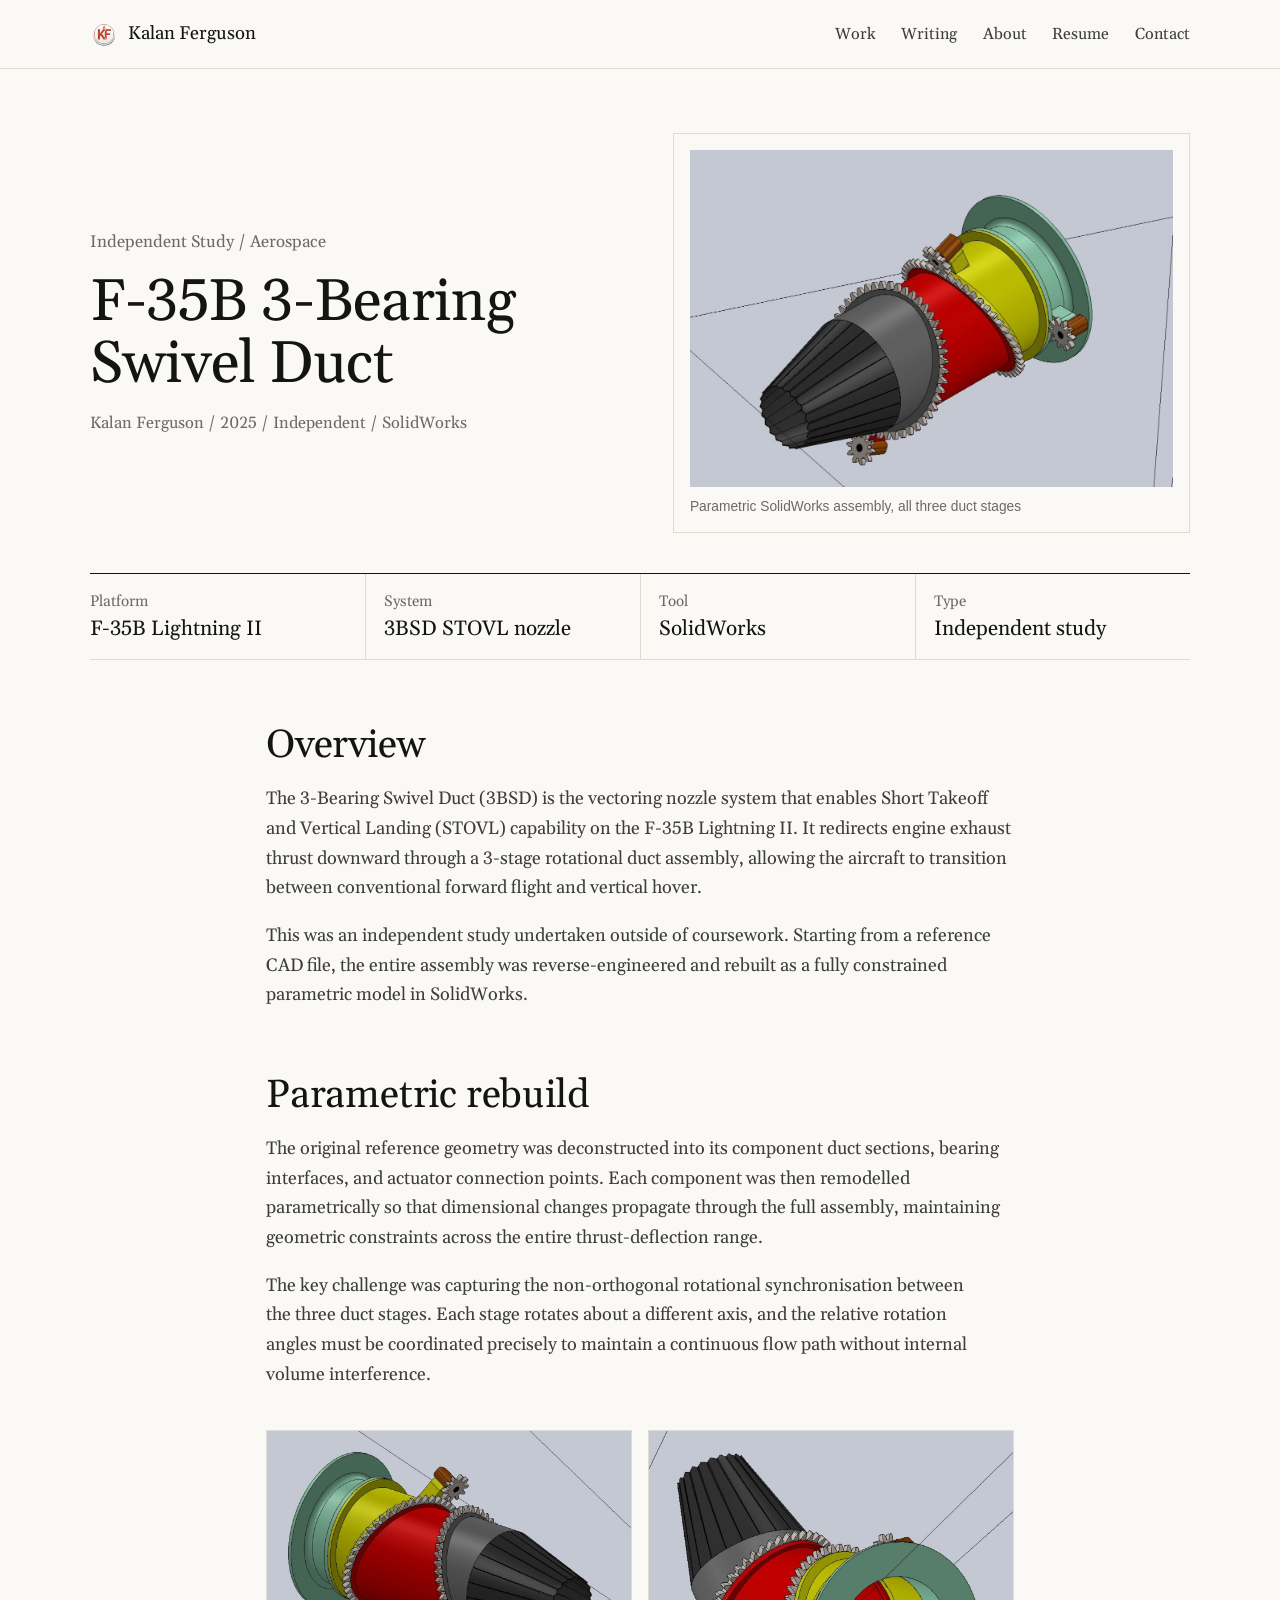
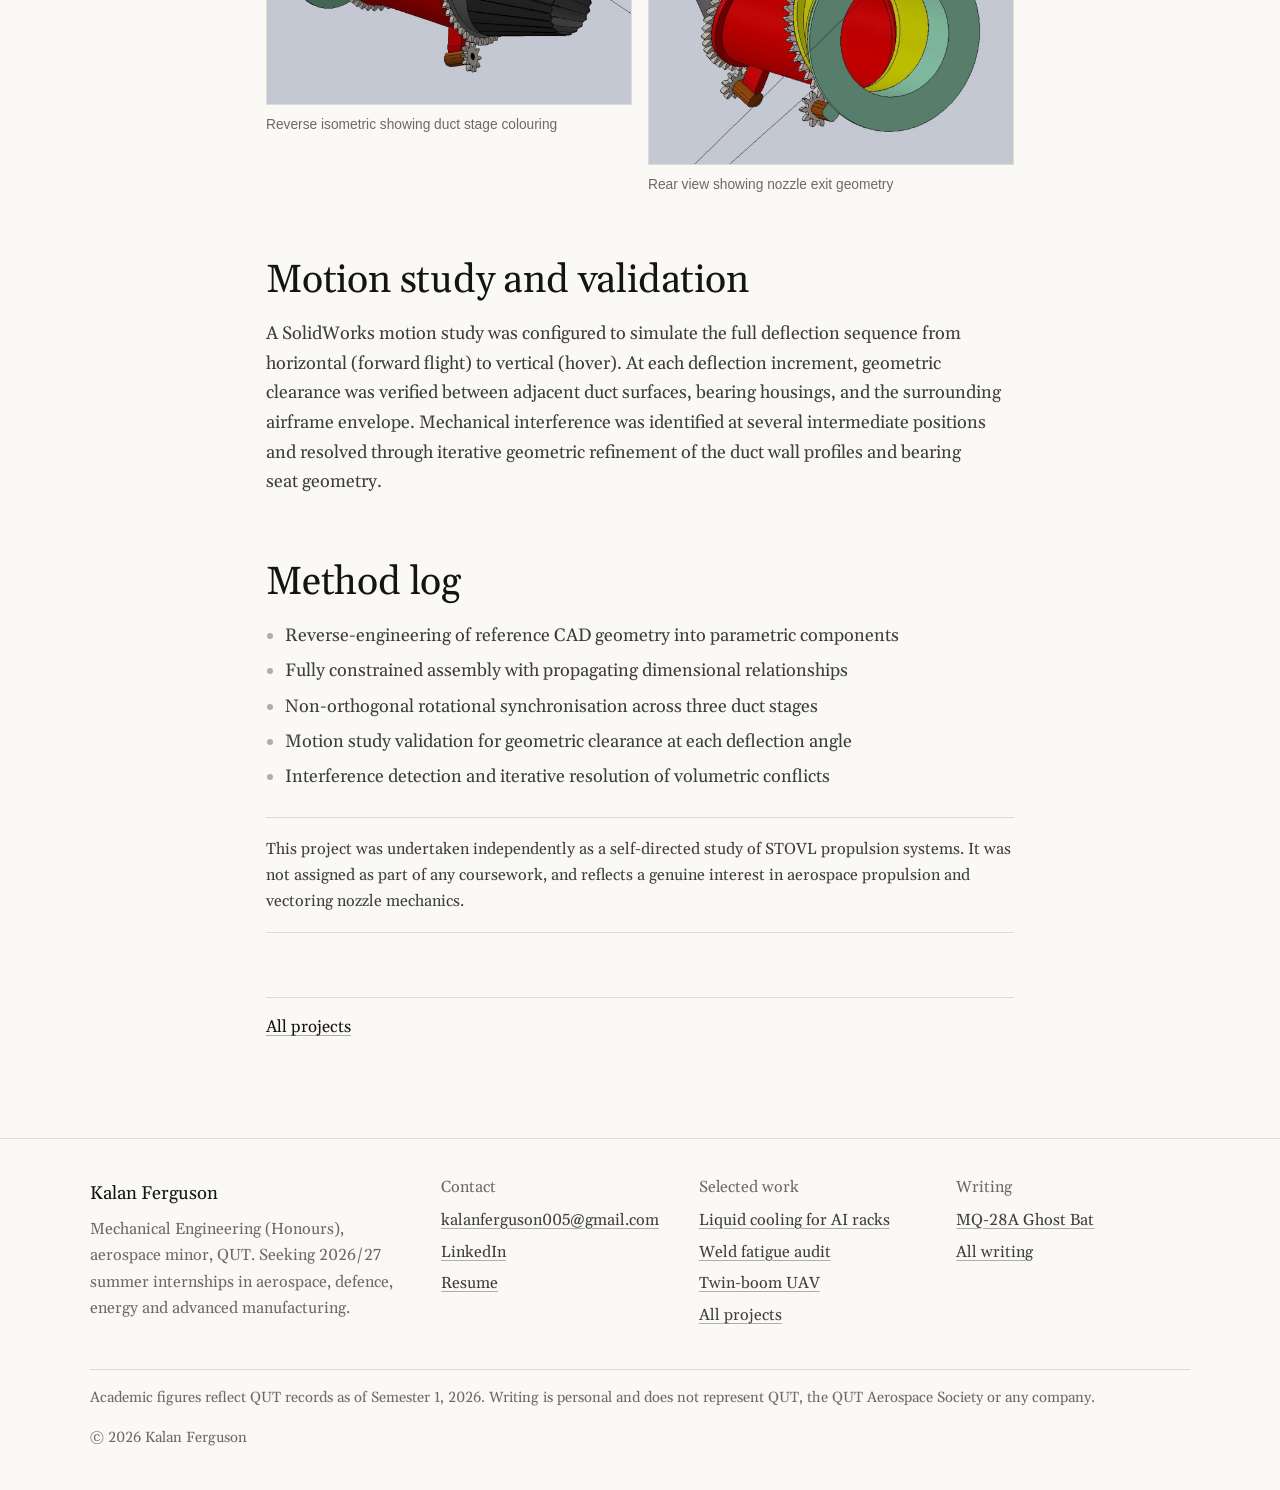
<file: projects/f35b-swivel.html>
<!DOCTYPE html>
<html lang="en">
<head>
<!-- chrome:head -->
<meta charset="UTF-8">
<meta name="viewport" content="width=device-width,initial-scale=1">
<title>F-35B Swivel Duct / Kalan Ferguson</title>
<meta name="description" content="Independent parametric SolidWorks rebuild of the F-35B three-bearing swivel duct and its rotational synchronisation.">
<link rel="canonical" href="https://kalanferguson.com/projects/f35b-swivel.html">
<meta property="og:type" content="article">
<meta property="og:site_name" content="Kalan Ferguson">
<meta property="og:title" content="F-35B Swivel Duct">
<meta property="og:description" content="Independent parametric SolidWorks rebuild of the F-35B three-bearing swivel duct and its rotational synchronisation.">
<meta property="og:url" content="https://kalanferguson.com/projects/f35b-swivel.html">
<meta property="og:image" content="https://kalanferguson.com/img/og/f35b-swivel.jpg">
<meta property="og:image:width" content="1200">
<meta property="og:image:height" content="630">
<meta name="twitter:card" content="summary_large_image">
<link rel="icon" type="image/png" sizes="32x32" href="../img/favicon-32.png">
<link rel="apple-touch-icon" href="../img/apple-touch-icon.png">
<link rel="preconnect" href="https://fonts.googleapis.com">
<link rel="preconnect" href="https://fonts.gstatic.com" crossorigin>
<link rel="stylesheet" href="https://fonts.googleapis.com/css2?family=Gelasio:ital,wght@0,400;0,500;0,600;1,400&display=swap">
<link rel="stylesheet" href="../site.css">
<link rel="stylesheet" href="project-style.css">
<script>document.documentElement.classList.add('js')</script>
<script src="../site.js" defer></script>
<script data-goatcounter="https://kalanferguson.goatcounter.com/count" async src="https://gc.zgo.at/count.js"></script>
<!-- /chrome:head -->
</head>
<body>
<!-- chrome:header -->
<a class="skip" href="#main">Skip to content</a>
<header class="site-head">
  <div class="wrap">
    <a class="brand" href="../index.html"><img src="../img/kf-logo-96.png" alt="" width="28" height="28">Kalan Ferguson</a>
    <button class="nav-toggle" type="button" aria-expanded="false" aria-controls="site-nav">Menu</button>
    <nav id="site-nav" aria-label="Main">
      <ul class="nav-list">
        <li><a href="../index.html#work">Work</a></li>
        <li><a href="../writing.html">Writing</a></li>
        <li><a href="../index.html#about">About</a></li>
        <li><a href="../resume.html">Resume</a></li>
        <li><a href="#contact">Contact</a></li>
      </ul>
    </nav>
  </div>
</header>
<!-- /chrome:header -->
<main id="main">

<div class="proj-hero">
<figure class="hero-img"><img src="../img/projects/f35b-iso1.jpg" alt="Parametric SolidWorks assembly of the F-35B swivel duct showing all three stages"><figcaption>Parametric SolidWorks assembly, all three duct stages</figcaption></figure>
<div class="inner">
<div class="tag">Independent Study / Aerospace</div>
<h1>F-35B 3-Bearing Swivel Duct</h1>
<div class="meta">Kalan Ferguson / 2025 / Independent / SolidWorks</div>
</div>
</div>

<div class="specs-bar"><div class="specs-row">
<div class="spec-item"><div class="k">Platform</div><div class="v">F-35B Lightning II</div></div>
<div class="spec-item"><div class="k">System</div><div class="v">3BSD STOVL nozzle</div></div>
<div class="spec-item"><div class="k">Tool</div><div class="v">SolidWorks</div></div>
<div class="spec-item"><div class="k">Type</div><div class="v">Independent study</div></div>
</div></div>

<div class="article">
<h2>Overview</h2>
<p>The 3-Bearing Swivel Duct (3BSD) is the vectoring nozzle system that enables Short Takeoff and Vertical Landing (STOVL) capability on the F-35B Lightning II. It redirects engine exhaust thrust downward through a 3-stage rotational duct assembly, allowing the aircraft to transition between conventional forward flight and vertical hover.</p>
<p>This was an independent study undertaken outside of coursework. Starting from a reference CAD file, the entire assembly was reverse-engineered and rebuilt as a fully constrained parametric model in SolidWorks.</p>


<h2>Parametric rebuild</h2>
<p>The original reference geometry was deconstructed into its component duct sections, bearing interfaces, and actuator connection points. Each component was then remodelled parametrically so that dimensional changes propagate through the full assembly, maintaining geometric constraints across the entire thrust-deflection range.</p>
<p>The key challenge was capturing the non-orthogonal rotational synchronisation between the three duct stages. Each stage rotates about a different axis, and the relative rotation angles must be coordinated precisely to maintain a continuous flow path without internal volume interference.</p>

<div class="img-grid">
<div class="img-block"><img src="../img/projects/f35b-iso2.jpg" alt="F-35B swivel duct reverse angle"><div class="img-caption">Reverse isometric showing duct stage colouring</div></div>
<div class="img-block"><img src="../img/projects/f35b-rear.jpg" alt="F-35B swivel duct rear nozzle view"><div class="img-caption">Rear view showing nozzle exit geometry</div></div>
</div>

<h2>Motion study and validation</h2>
<p>A SolidWorks motion study was configured to simulate the full deflection sequence from horizontal (forward flight) to vertical (hover). At each deflection increment, geometric clearance was verified between adjacent duct surfaces, bearing housings, and the surrounding airframe envelope. Mechanical interference was identified at several intermediate positions and resolved through iterative geometric refinement of the duct wall profiles and bearing seat geometry.</p>

<h2>Method log</h2>
<ul>
<li>Reverse-engineering of reference CAD geometry into parametric components</li>
<li>Fully constrained assembly with propagating dimensional relationships</li>
<li>Non-orthogonal rotational synchronisation across three duct stages</li>
<li>Motion study validation for geometric clearance at each deflection angle</li>
<li>Interference detection and iterative resolution of volumetric conflicts</li>
</ul>

<div class="note">This project was undertaken independently as a self-directed study of STOVL propulsion systems. It was not assigned as part of any coursework, and reflects a genuine interest in aerospace propulsion and vectoring nozzle mechanics.</div>

<a href="../index.html#work" class="back">All projects</a>
</div>
</main>
<!-- chrome:footer -->
<footer class="site-foot" id="contact">
  <div class="wrap">
    <div class="cols">
      <div>
        <p style="margin:0 0 .4rem;font-size:1.15rem;color:var(--ink)">Kalan Ferguson</p>
        <p class="muted" style="margin:0;max-width:34ch">Mechanical Engineering (Honours), aerospace minor, QUT. Seeking 2026/27 summer internships in aerospace, defence, energy and advanced manufacturing.</p>
      </div>
      <div>
        <h2>Contact</h2>
        <ul>
          <li><a class="addr" href="mailto:kalanferguson005@gmail.com">kalanferguson005@gmail.com</a></li>
          <li><a href="https://www.linkedin.com/in/kalan-ferguson-288858326/" rel="noopener">LinkedIn</a></li>
          <li><a href="../resume.html">Resume</a></li>
        </ul>
      </div>
      <div>
        <h2>Selected work</h2>
        <ul>
          <li><a href="../projects/egh404-liquid-cooling.html">Liquid cooling for AI racks</a></li>
          <li><a href="../projects/weld-fatigue.html">Weld fatigue audit</a></li>
          <li><a href="../projects/uav-aerostructures.html">Twin-boom UAV</a></li>
          <li><a href="../index.html#more">All projects</a></li>
        </ul>
      </div>
      <div>
        <h2>Writing</h2>
        <ul>
          <li><a href="../ghostbat.html">MQ-28A Ghost Bat</a></li>
          <li><a href="../writing.html">All writing</a></li>
        </ul>
      </div>
    </div>
    <div class="fine">
      <span>Academic figures reflect QUT records as of Semester 1, 2026. Writing is personal and does not represent QUT, the QUT Aerospace Society or any company.</span>
      <span>&copy; 2026 Kalan Ferguson</span>
    </div>
  </div>
</footer>
<!-- /chrome:footer -->
</body>
</html>
</file>
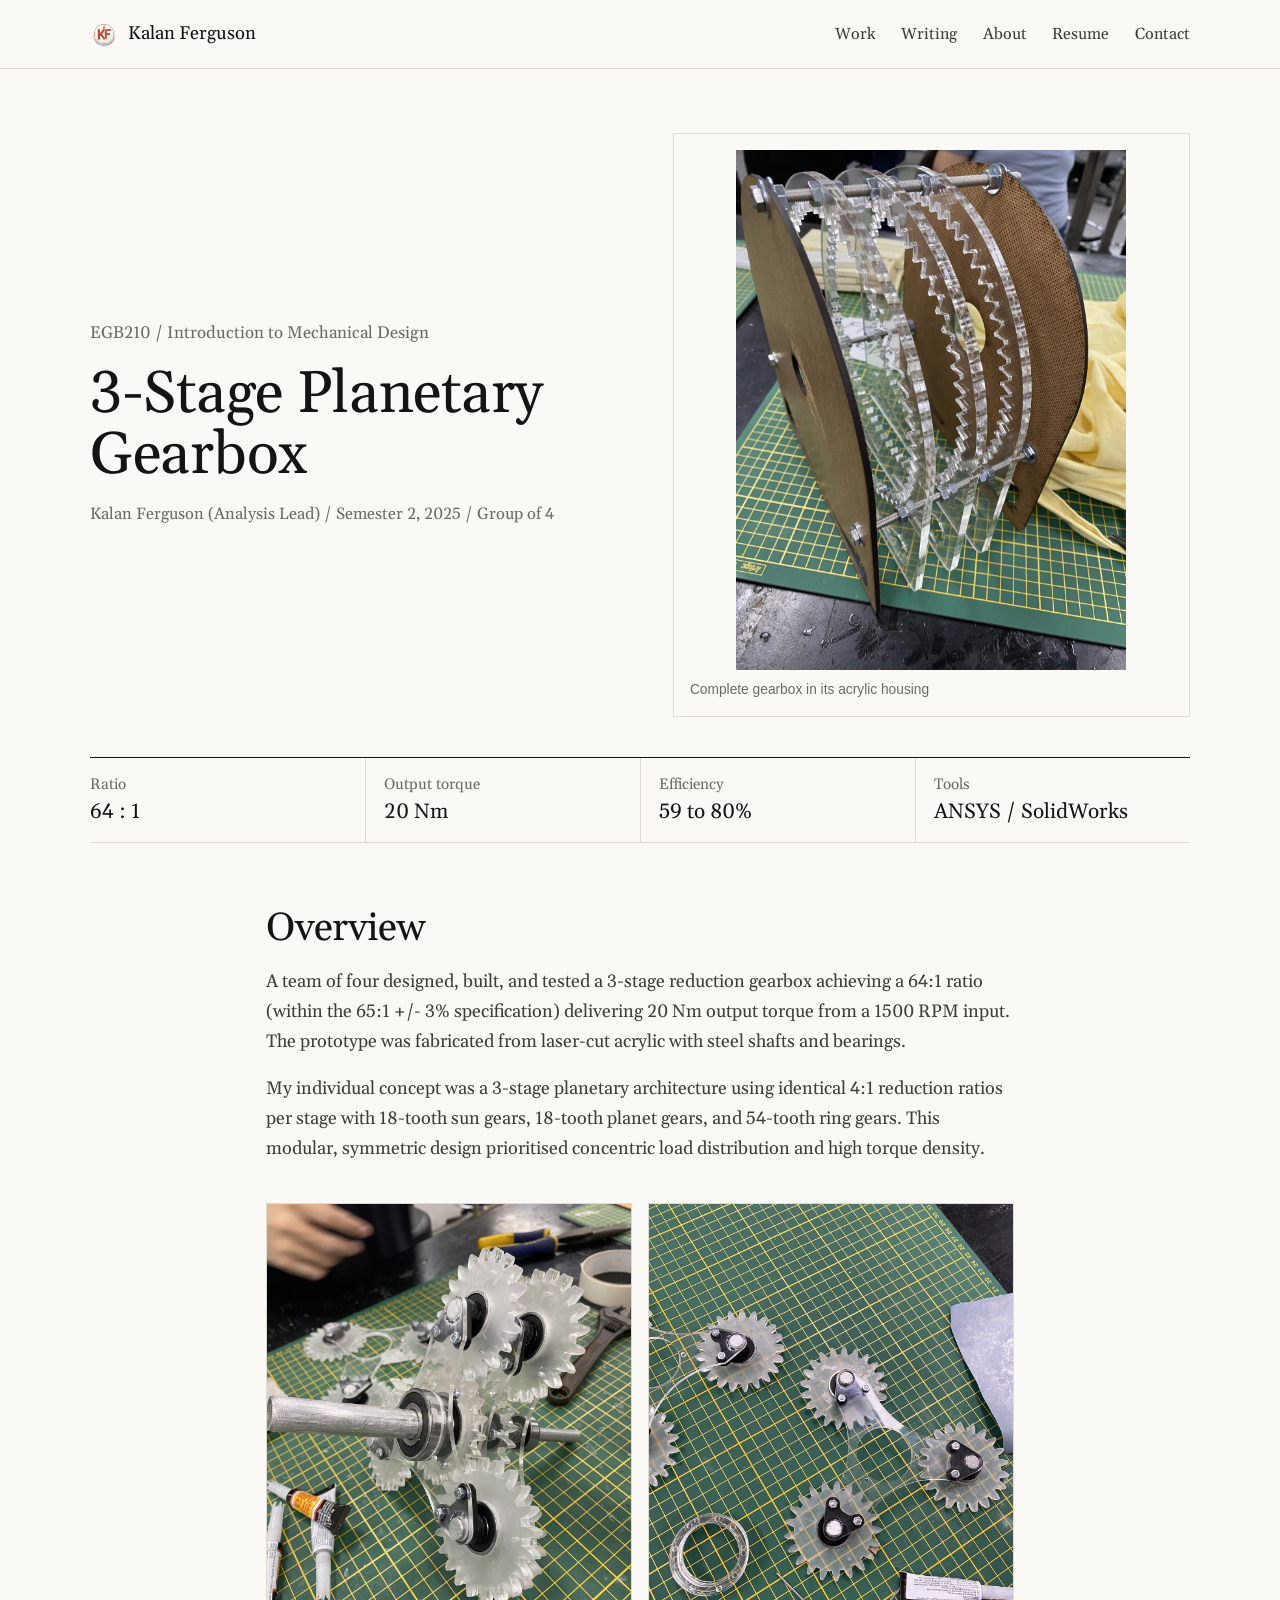
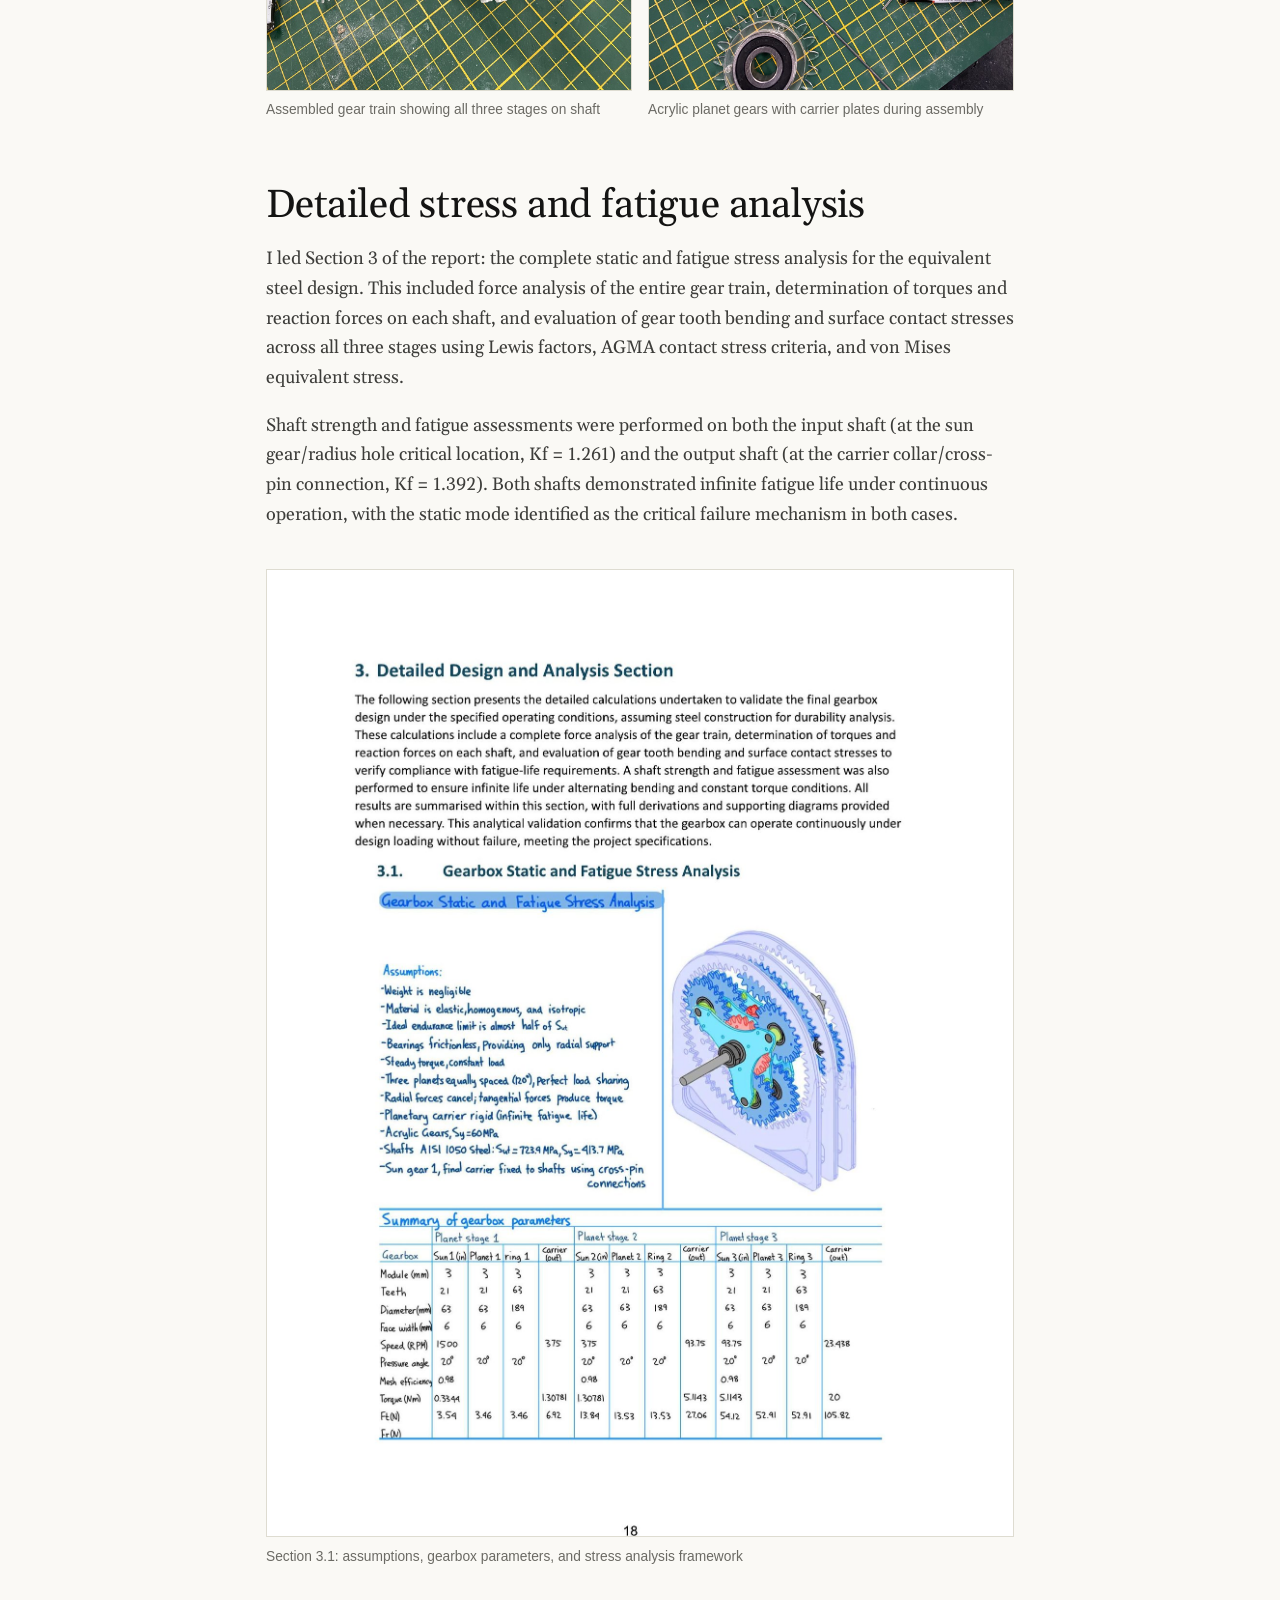
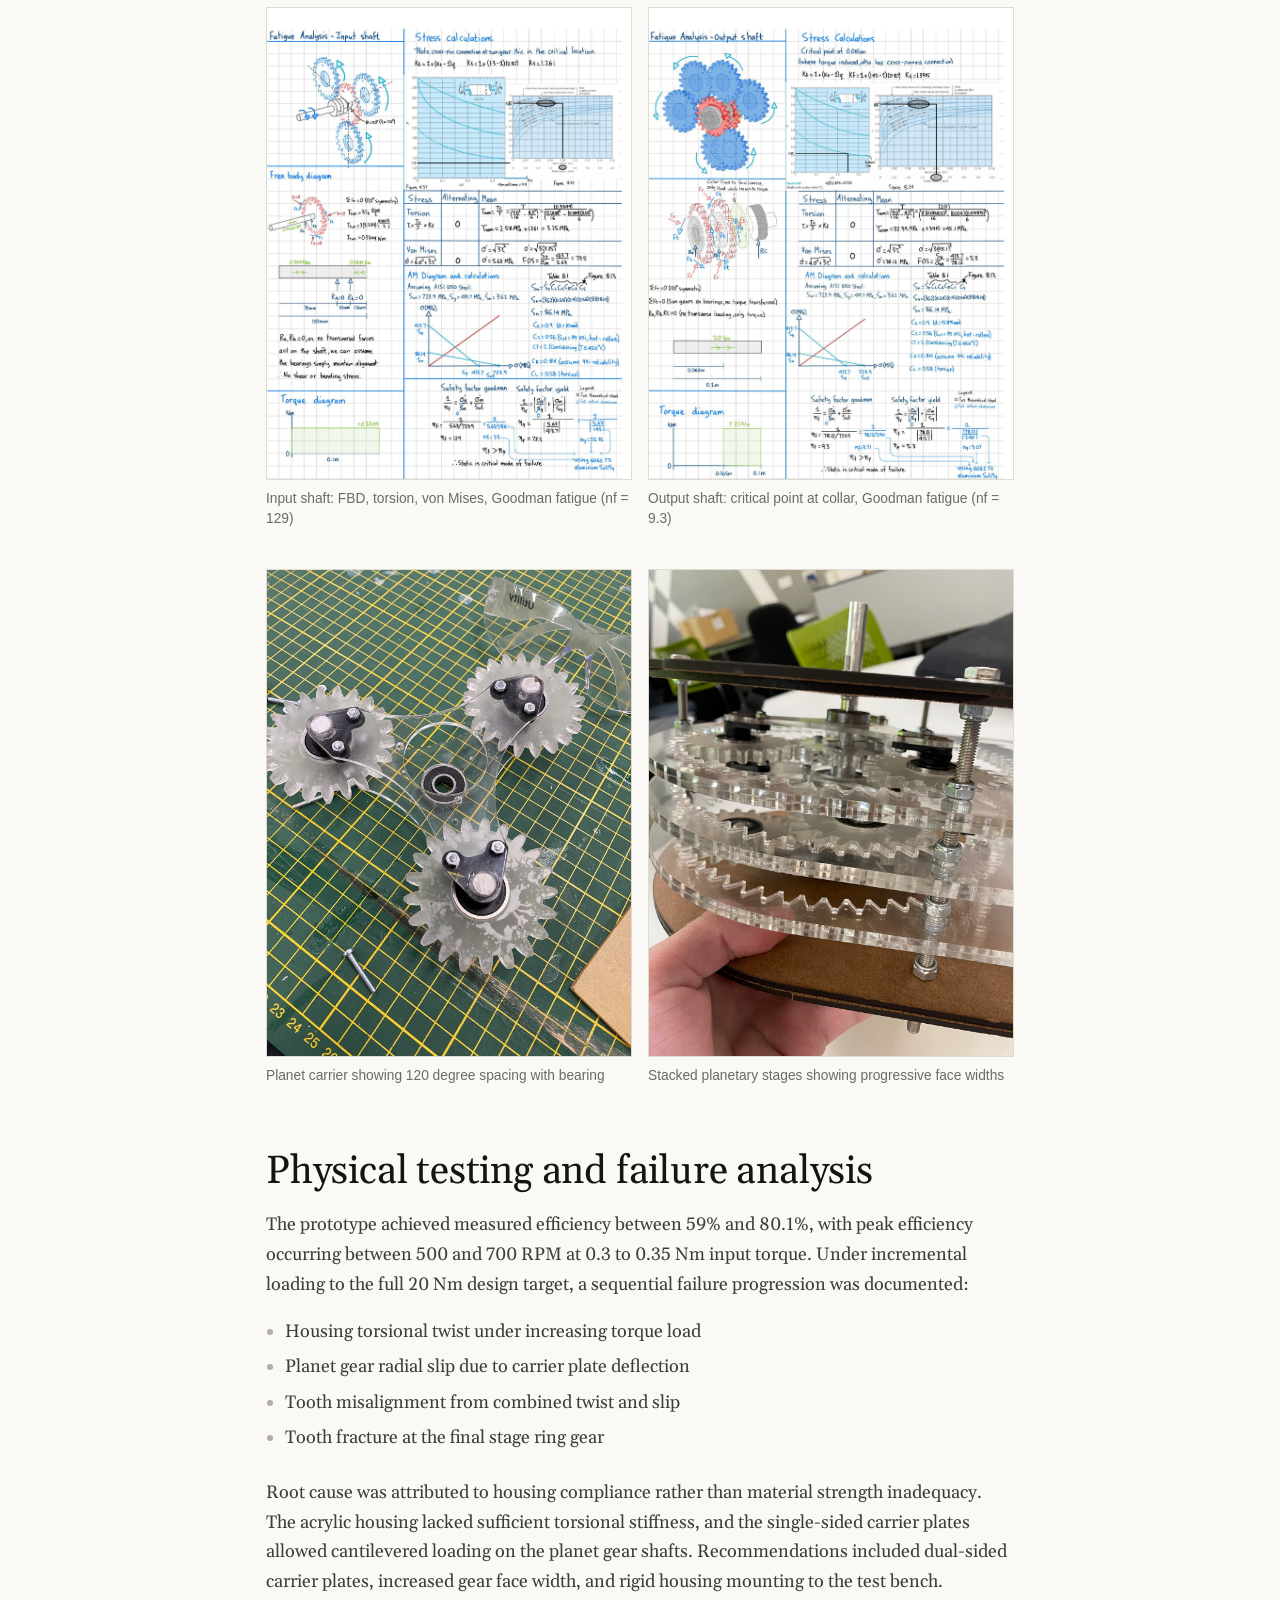
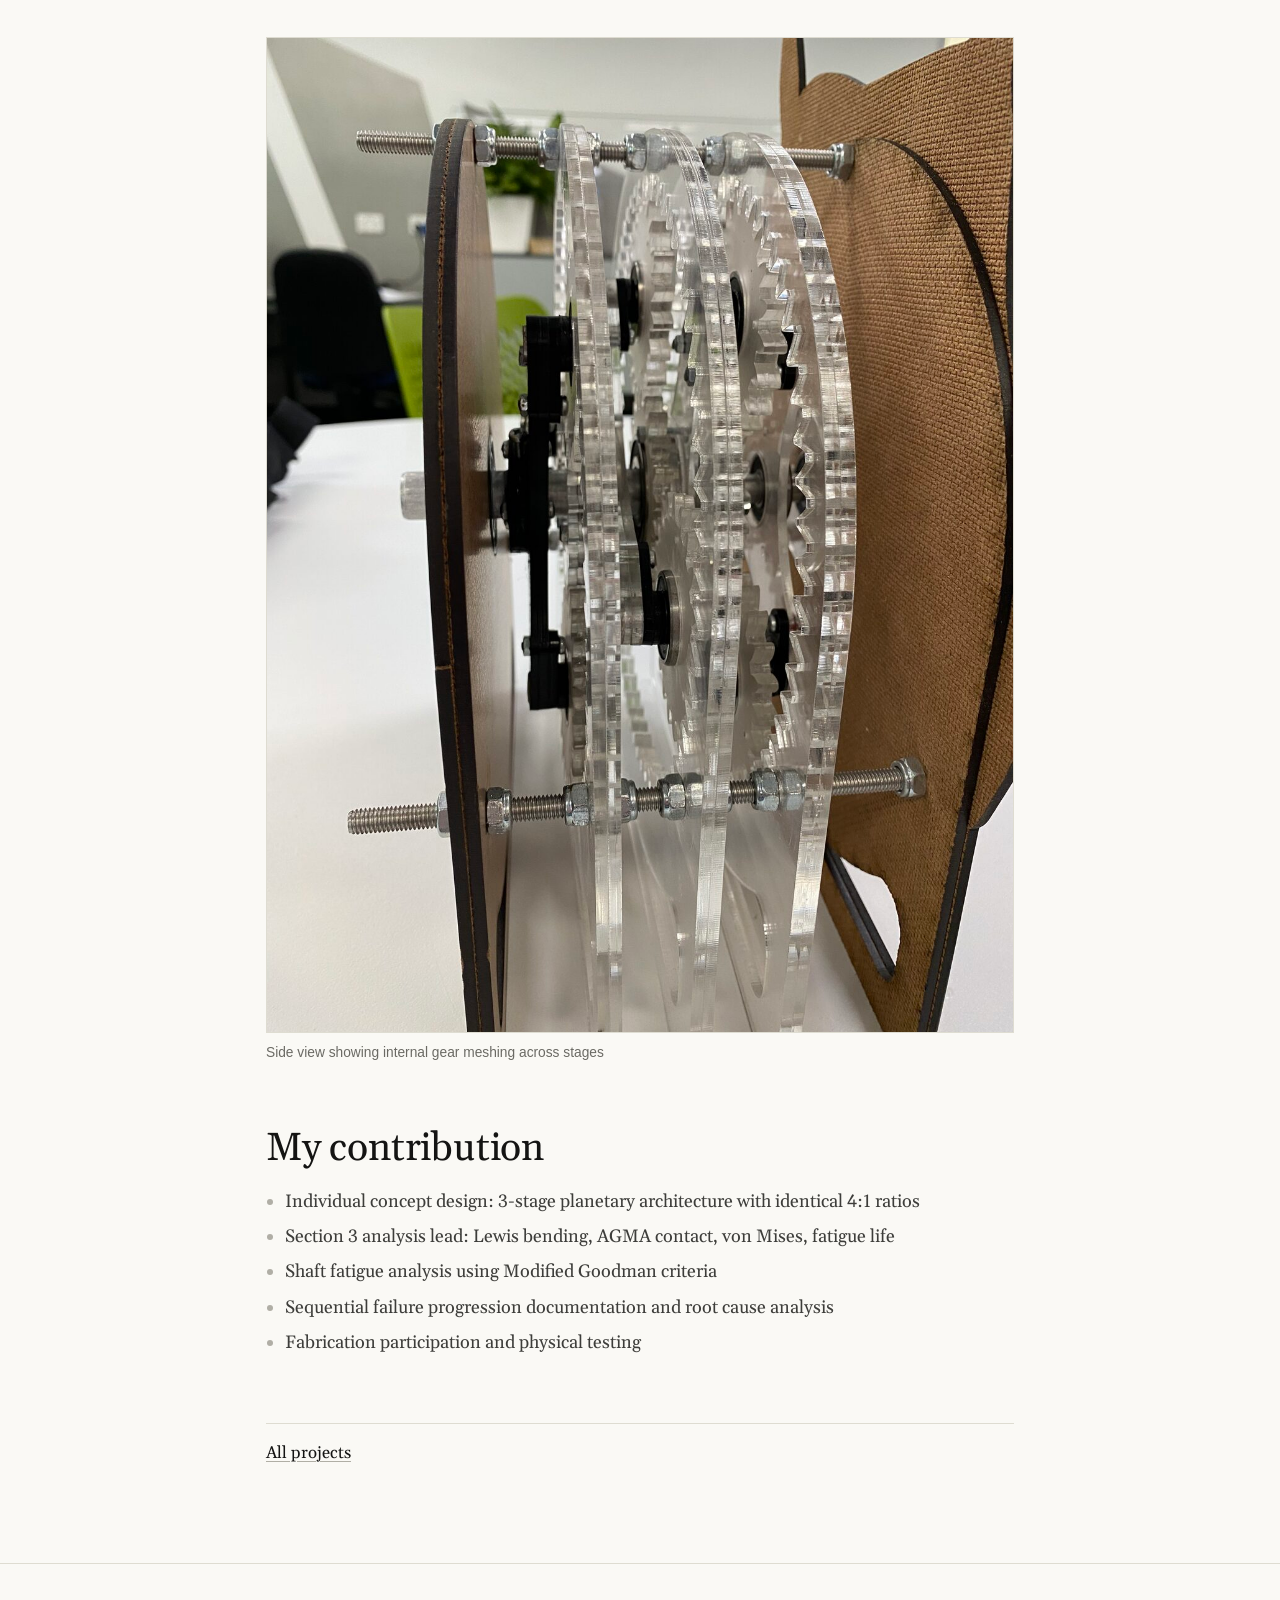
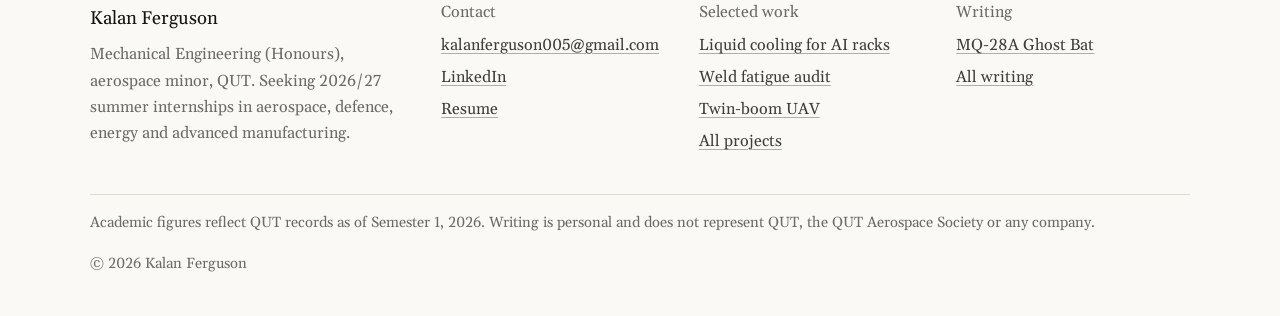
<file: projects/planetary-gearbox.html>
<!DOCTYPE html>
<html lang="en">
<head>
<!-- chrome:head -->
<meta charset="UTF-8">
<meta name="viewport" content="width=device-width,initial-scale=1">
<title>Planetary Gearbox / Kalan Ferguson</title>
<meta name="description" content="Design, analysis and test to failure of a 64:1 three-stage planetary gearbox delivering 20 Nm.">
<link rel="canonical" href="https://kalanferguson.com/projects/planetary-gearbox.html">
<meta property="og:type" content="article">
<meta property="og:site_name" content="Kalan Ferguson">
<meta property="og:title" content="Planetary Gearbox">
<meta property="og:description" content="Design, analysis and test to failure of a 64:1 three-stage planetary gearbox delivering 20 Nm.">
<meta property="og:url" content="https://kalanferguson.com/projects/planetary-gearbox.html">
<meta property="og:image" content="https://kalanferguson.com/img/og/planetary-gearbox.jpg">
<meta property="og:image:width" content="1200">
<meta property="og:image:height" content="630">
<meta name="twitter:card" content="summary_large_image">
<link rel="icon" type="image/png" sizes="32x32" href="../img/favicon-32.png">
<link rel="apple-touch-icon" href="../img/apple-touch-icon.png">
<link rel="preconnect" href="https://fonts.googleapis.com">
<link rel="preconnect" href="https://fonts.gstatic.com" crossorigin>
<link rel="stylesheet" href="https://fonts.googleapis.com/css2?family=Gelasio:ital,wght@0,400;0,500;0,600;1,400&display=swap">
<link rel="stylesheet" href="../site.css">
<link rel="stylesheet" href="project-style.css">
<script>document.documentElement.classList.add('js')</script>
<script src="../site.js" defer></script>
<script data-goatcounter="https://kalanferguson.goatcounter.com/count" async src="https://gc.zgo.at/count.js"></script>
<!-- /chrome:head -->
</head>
<body>
<!-- chrome:header -->
<a class="skip" href="#main">Skip to content</a>
<header class="site-head">
  <div class="wrap">
    <a class="brand" href="../index.html"><img src="../img/kf-logo-96.png" alt="" width="28" height="28">Kalan Ferguson</a>
    <button class="nav-toggle" type="button" aria-expanded="false" aria-controls="site-nav">Menu</button>
    <nav id="site-nav" aria-label="Main">
      <ul class="nav-list">
        <li><a href="../index.html#work">Work</a></li>
        <li><a href="../writing.html">Writing</a></li>
        <li><a href="../index.html#about">About</a></li>
        <li><a href="../resume.html">Resume</a></li>
        <li><a href="#contact">Contact</a></li>
      </ul>
    </nav>
  </div>
</header>
<!-- /chrome:header -->
<main id="main">

<div class="proj-hero">
<figure class="hero-img"><img src="../img/projects/gbx-assembled.jpg" alt="The completed three-stage planetary gearbox in its acrylic housing"><figcaption>Complete gearbox in its acrylic housing</figcaption></figure>
<div class="inner">
<div class="tag">EGB210 / Introduction to Mechanical Design</div>
<h1>3-Stage Planetary Gearbox</h1>
<div class="meta">Kalan Ferguson (Analysis Lead) / Semester 2, 2025 / Group of 4</div>
</div>
</div>

<div class="specs-bar"><div class="specs-row">
<div class="spec-item"><div class="k">Ratio</div><div class="v">64 : 1</div></div>
<div class="spec-item"><div class="k">Output torque</div><div class="v">20 Nm</div></div>
<div class="spec-item"><div class="k">Efficiency</div><div class="v">59 to 80%</div></div>
<div class="spec-item"><div class="k">Tools</div><div class="v">ANSYS / SolidWorks</div></div>
</div></div>

<div class="article">
<h2>Overview</h2>
<p>A team of four designed, built, and tested a 3-stage reduction gearbox achieving a 64:1 ratio (within the 65:1 +/- 3% specification) delivering 20 Nm output torque from a 1500 RPM input. The prototype was fabricated from laser-cut acrylic with steel shafts and bearings.</p>
<p>My individual concept was a 3-stage planetary architecture using identical 4:1 reduction ratios per stage with 18-tooth sun gears, 18-tooth planet gears, and 54-tooth ring gears. This modular, symmetric design prioritised concentric load distribution and high torque density.</p>

<div class="img-grid">
<div class="img-block"><img src="../img/projects/gbx-assembly.jpg" alt="Assembled gear train on shaft"><div class="img-caption">Assembled gear train showing all three stages on shaft</div></div>
<div class="img-block"><img src="../img/projects/gbx-components.jpg" alt="Planet gears laid out on cutting mat"><div class="img-caption">Acrylic planet gears with carrier plates during assembly</div></div>
</div>

<h2>Detailed stress and fatigue analysis</h2>
<p>I led Section 3 of the report: the complete static and fatigue stress analysis for the equivalent steel design. This included force analysis of the entire gear train, determination of torques and reaction forces on each shaft, and evaluation of gear tooth bending and surface contact stresses across all three stages using Lewis factors, AGMA contact stress criteria, and von Mises equivalent stress.</p>
<p>Shaft strength and fatigue assessments were performed on both the input shaft (at the sun gear/radius hole critical location, Kf = 1.261) and the output shaft (at the carrier collar/cross-pin connection, Kf = 1.392). Both shafts demonstrated infinite fatigue life under continuous operation, with the static mode identified as the critical failure mechanism in both cases.</p>

<div class="img-block"><img src="../img/projects/gbx-calcs-params.jpg" alt="Gearbox parameters and assumptions"><div class="img-caption">Section 3.1: assumptions, gearbox parameters, and stress analysis framework</div></div>

<div class="img-grid">
<div class="img-block"><img src="../img/projects/gbx-calcs-input.jpg" alt="Input shaft fatigue analysis"><div class="img-caption">Input shaft: FBD, torsion, von Mises, Goodman fatigue (nf = 129)</div></div>
<div class="img-block"><img src="../img/projects/gbx-calcs-output.jpg" alt="Output shaft fatigue analysis"><div class="img-caption">Output shaft: critical point at collar, Goodman fatigue (nf = 9.3)</div></div>
</div>

<div class="img-grid">
<div class="img-block"><img src="../img/projects/gbx-carrier.jpg" alt="Planet carrier with three planet gears"><div class="img-caption">Planet carrier showing 120 degree spacing with bearing</div></div>
<div class="img-block"><img src="../img/projects/gbx-stages.jpg" alt="Three planetary stages held in hand"><div class="img-caption">Stacked planetary stages showing progressive face widths</div></div>
</div>

<h2>Physical testing and failure analysis</h2>
<p>The prototype achieved measured efficiency between 59% and 80.1%, with peak efficiency occurring between 500 and 700 RPM at 0.3 to 0.35 Nm input torque. Under incremental loading to the full 20 Nm design target, a sequential failure progression was documented:</p>
<ul>
<li>Housing torsional twist under increasing torque load</li>
<li>Planet gear radial slip due to carrier plate deflection</li>
<li>Tooth misalignment from combined twist and slip</li>
<li>Tooth fracture at the final stage ring gear</li>
</ul>
<p>Root cause was attributed to housing compliance rather than material strength inadequacy. The acrylic housing lacked sufficient torsional stiffness, and the single-sided carrier plates allowed cantilevered loading on the planet gear shafts. Recommendations included dual-sided carrier plates, increased gear face width, and rigid housing mounting to the test bench.</p>

<div class="img-block"><img src="../img/projects/gbx-internal.jpg" alt="Internal gear meshing view"><div class="img-caption">Side view showing internal gear meshing across stages</div></div>

<h2>My contribution</h2>
<ul>
<li>Individual concept design: 3-stage planetary architecture with identical 4:1 ratios</li>
<li>Section 3 analysis lead: Lewis bending, AGMA contact, von Mises, fatigue life</li>
<li>Shaft fatigue analysis using Modified Goodman criteria</li>
<li>Sequential failure progression documentation and root cause analysis</li>
<li>Fabrication participation and physical testing</li>
</ul>

<a href="../index.html#work" class="back">All projects</a>
</div>
</main>
<!-- chrome:footer -->
<footer class="site-foot" id="contact">
  <div class="wrap">
    <div class="cols">
      <div>
        <p style="margin:0 0 .4rem;font-size:1.15rem;color:var(--ink)">Kalan Ferguson</p>
        <p class="muted" style="margin:0;max-width:34ch">Mechanical Engineering (Honours), aerospace minor, QUT. Seeking 2026/27 summer internships in aerospace, defence, energy and advanced manufacturing.</p>
      </div>
      <div>
        <h2>Contact</h2>
        <ul>
          <li><a class="addr" href="mailto:kalanferguson005@gmail.com">kalanferguson005@gmail.com</a></li>
          <li><a href="https://www.linkedin.com/in/kalan-ferguson-288858326/" rel="noopener">LinkedIn</a></li>
          <li><a href="../resume.html">Resume</a></li>
        </ul>
      </div>
      <div>
        <h2>Selected work</h2>
        <ul>
          <li><a href="../projects/egh404-liquid-cooling.html">Liquid cooling for AI racks</a></li>
          <li><a href="../projects/weld-fatigue.html">Weld fatigue audit</a></li>
          <li><a href="../projects/uav-aerostructures.html">Twin-boom UAV</a></li>
          <li><a href="../index.html#more">All projects</a></li>
        </ul>
      </div>
      <div>
        <h2>Writing</h2>
        <ul>
          <li><a href="../ghostbat.html">MQ-28A Ghost Bat</a></li>
          <li><a href="../writing.html">All writing</a></li>
        </ul>
      </div>
    </div>
    <div class="fine">
      <span>Academic figures reflect QUT records as of Semester 1, 2026. Writing is personal and does not represent QUT, the QUT Aerospace Society or any company.</span>
      <span>&copy; 2026 Kalan Ferguson</span>
    </div>
  </div>
</footer>
<!-- /chrome:footer -->
</body>
</html>
</file>
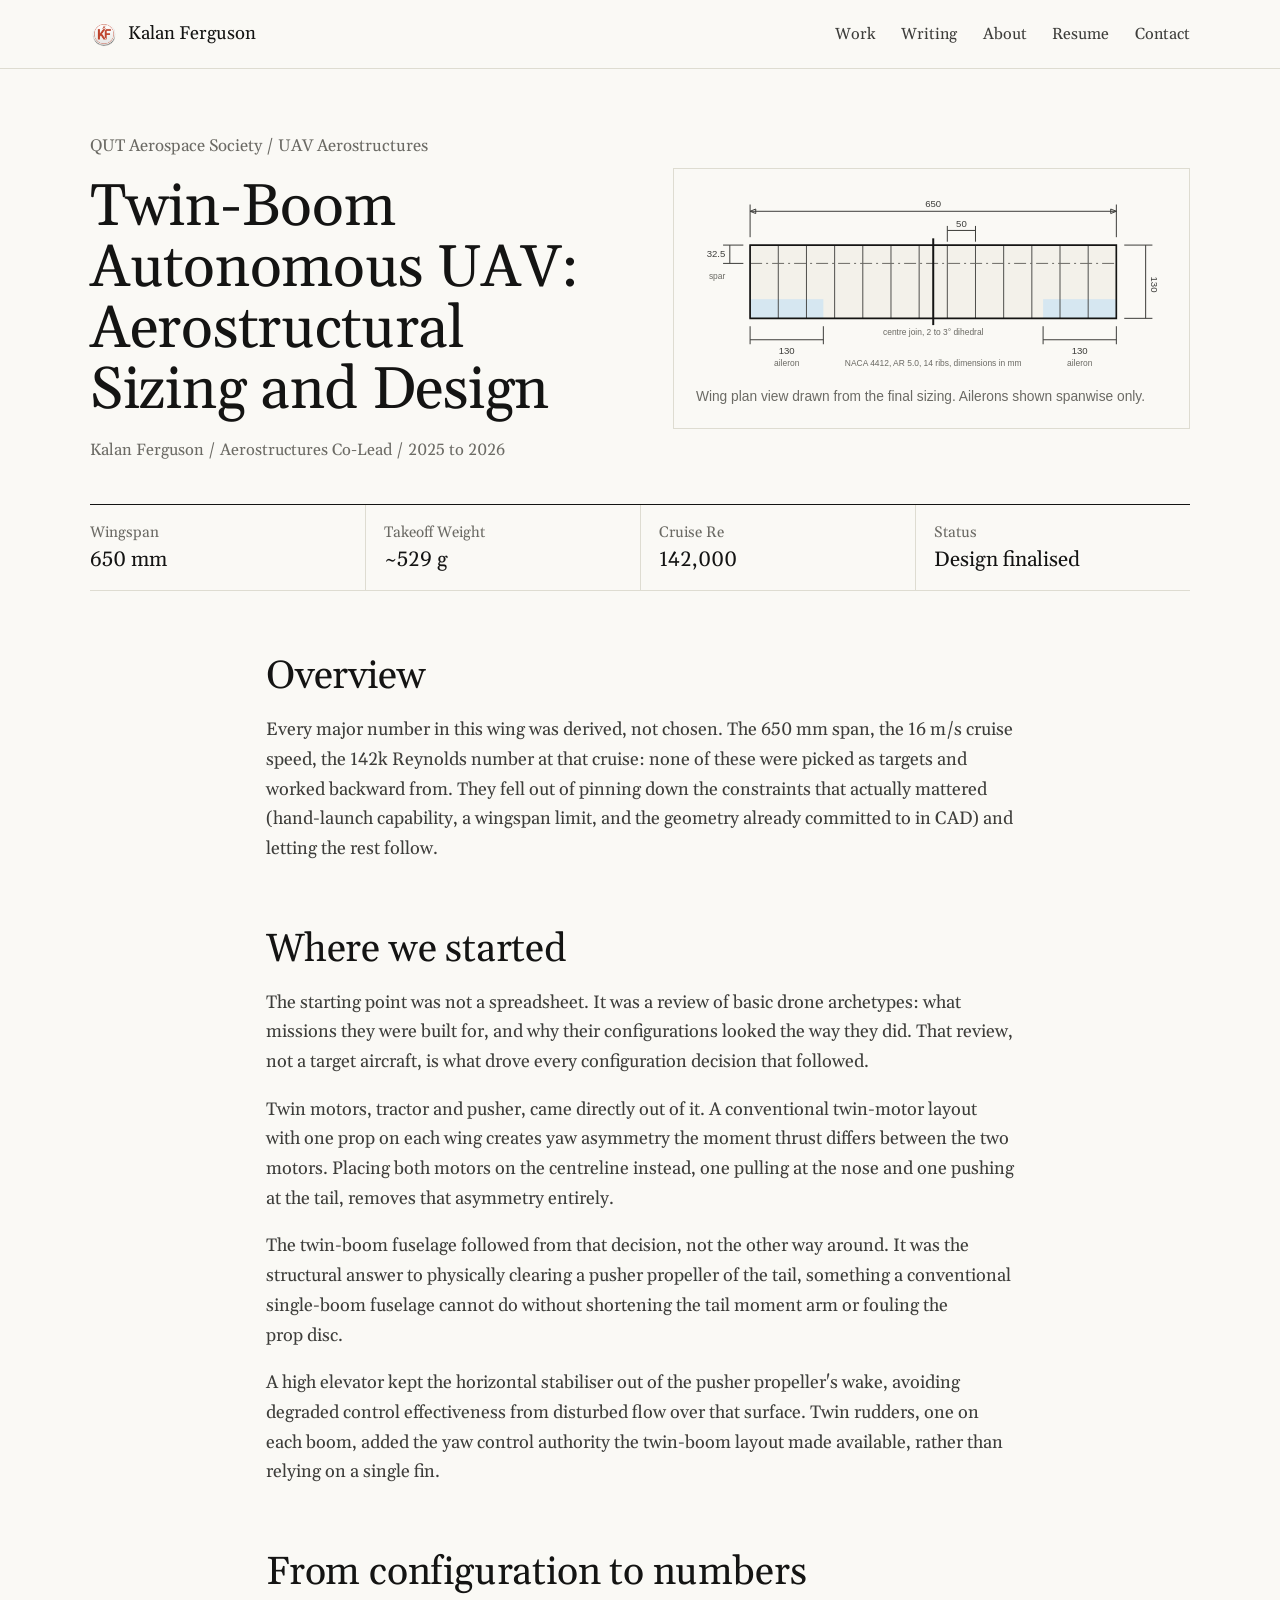
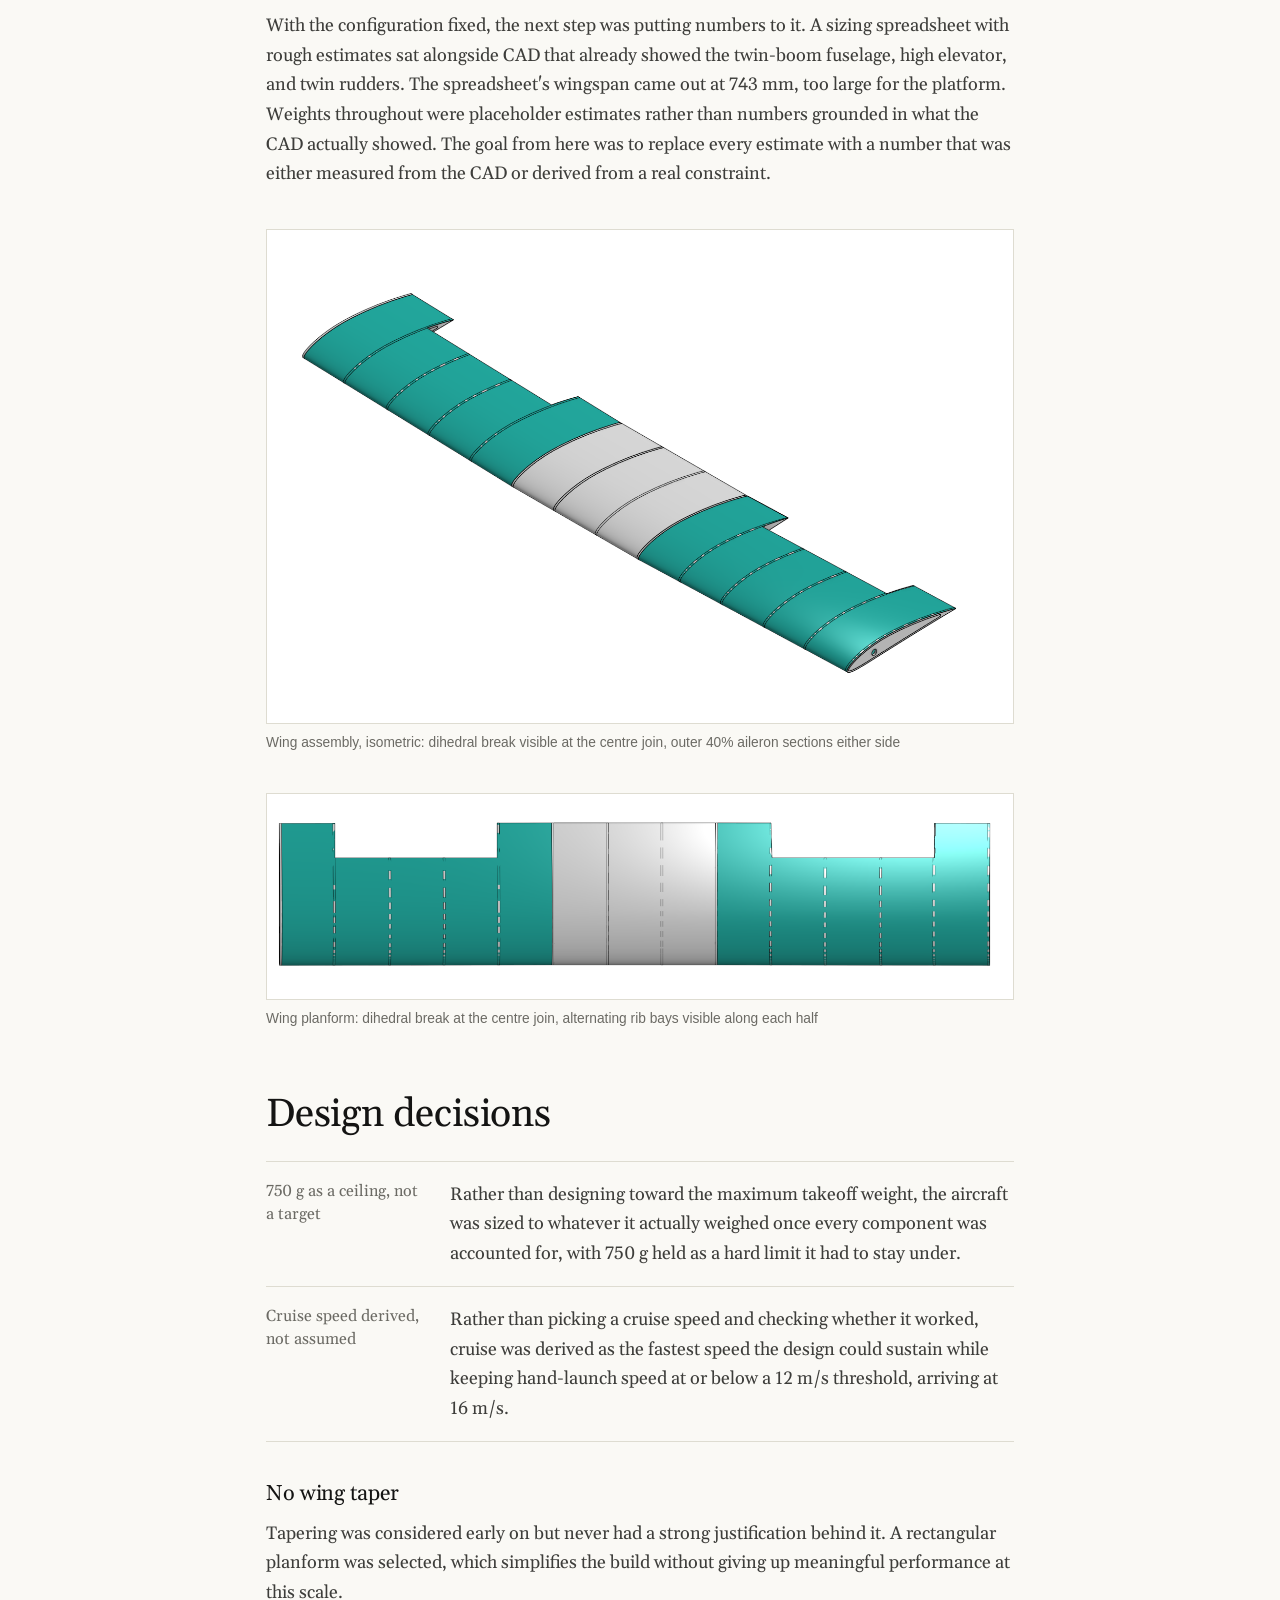
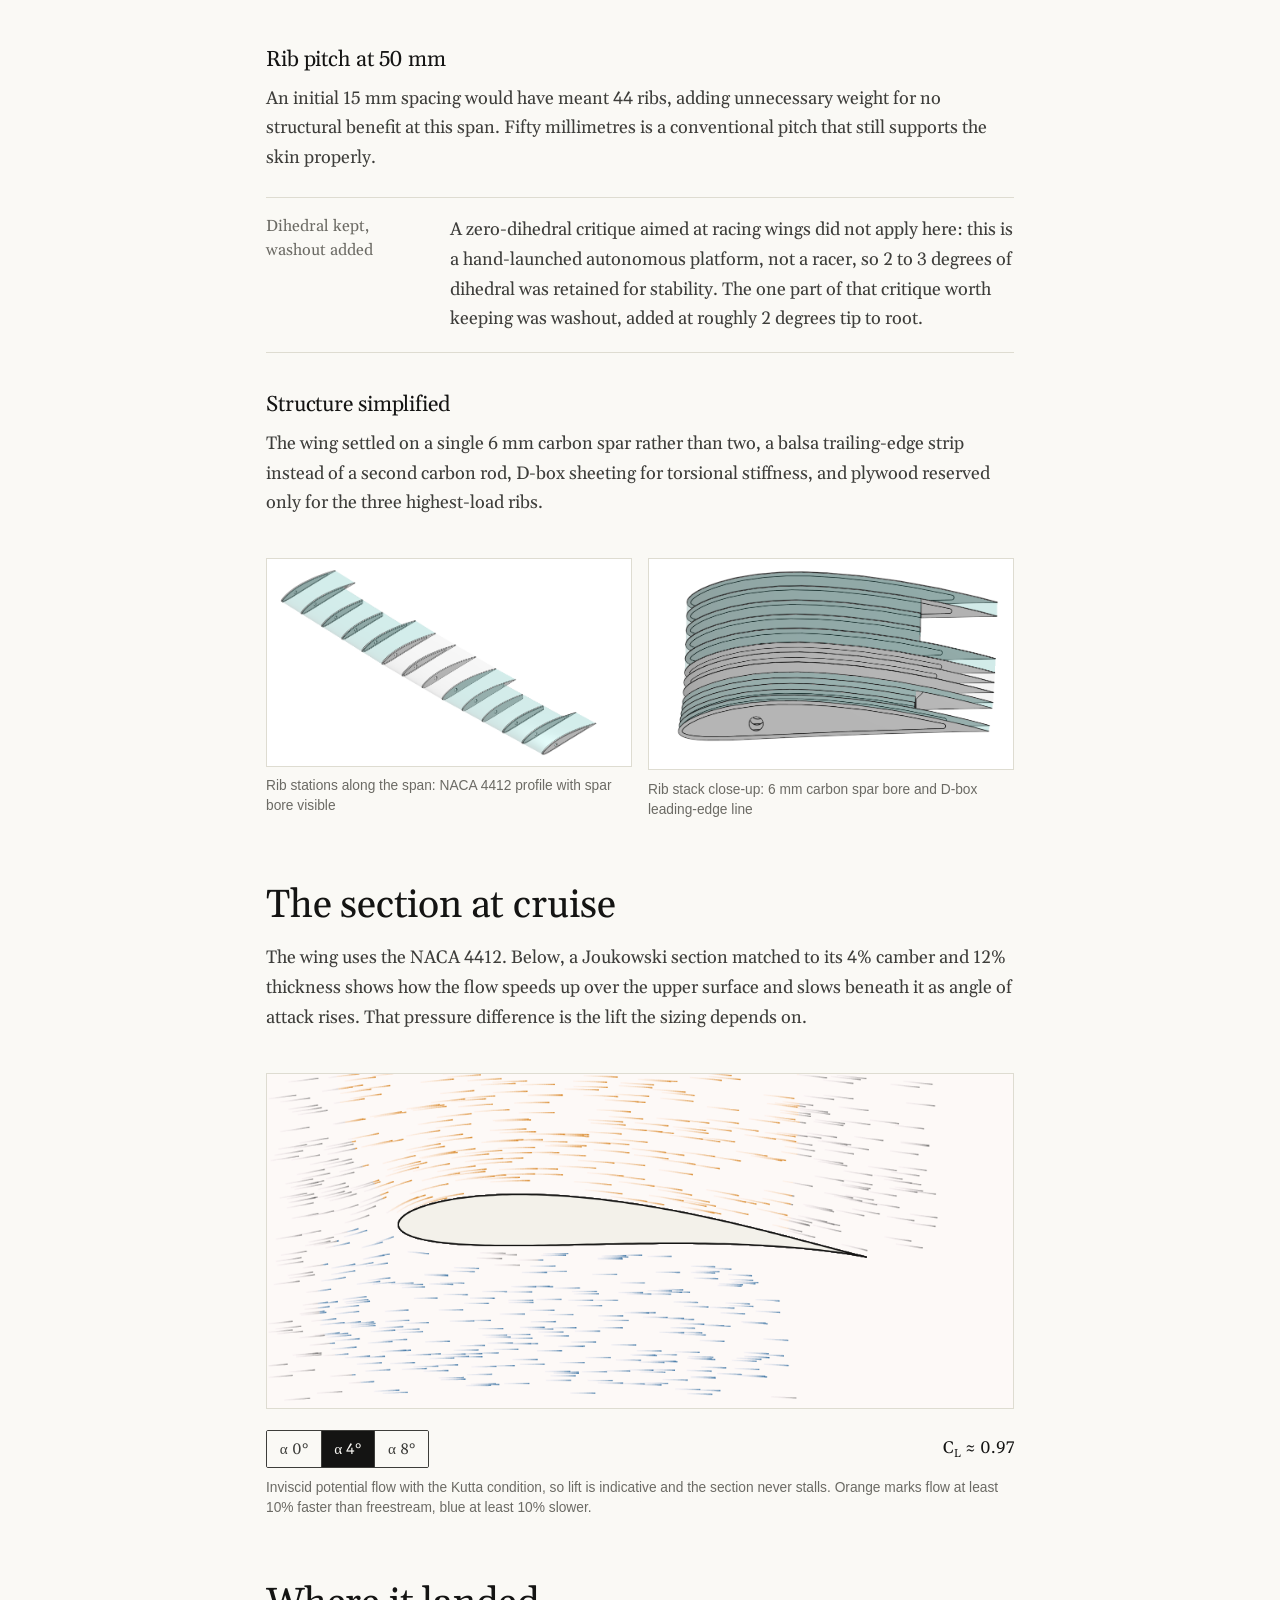
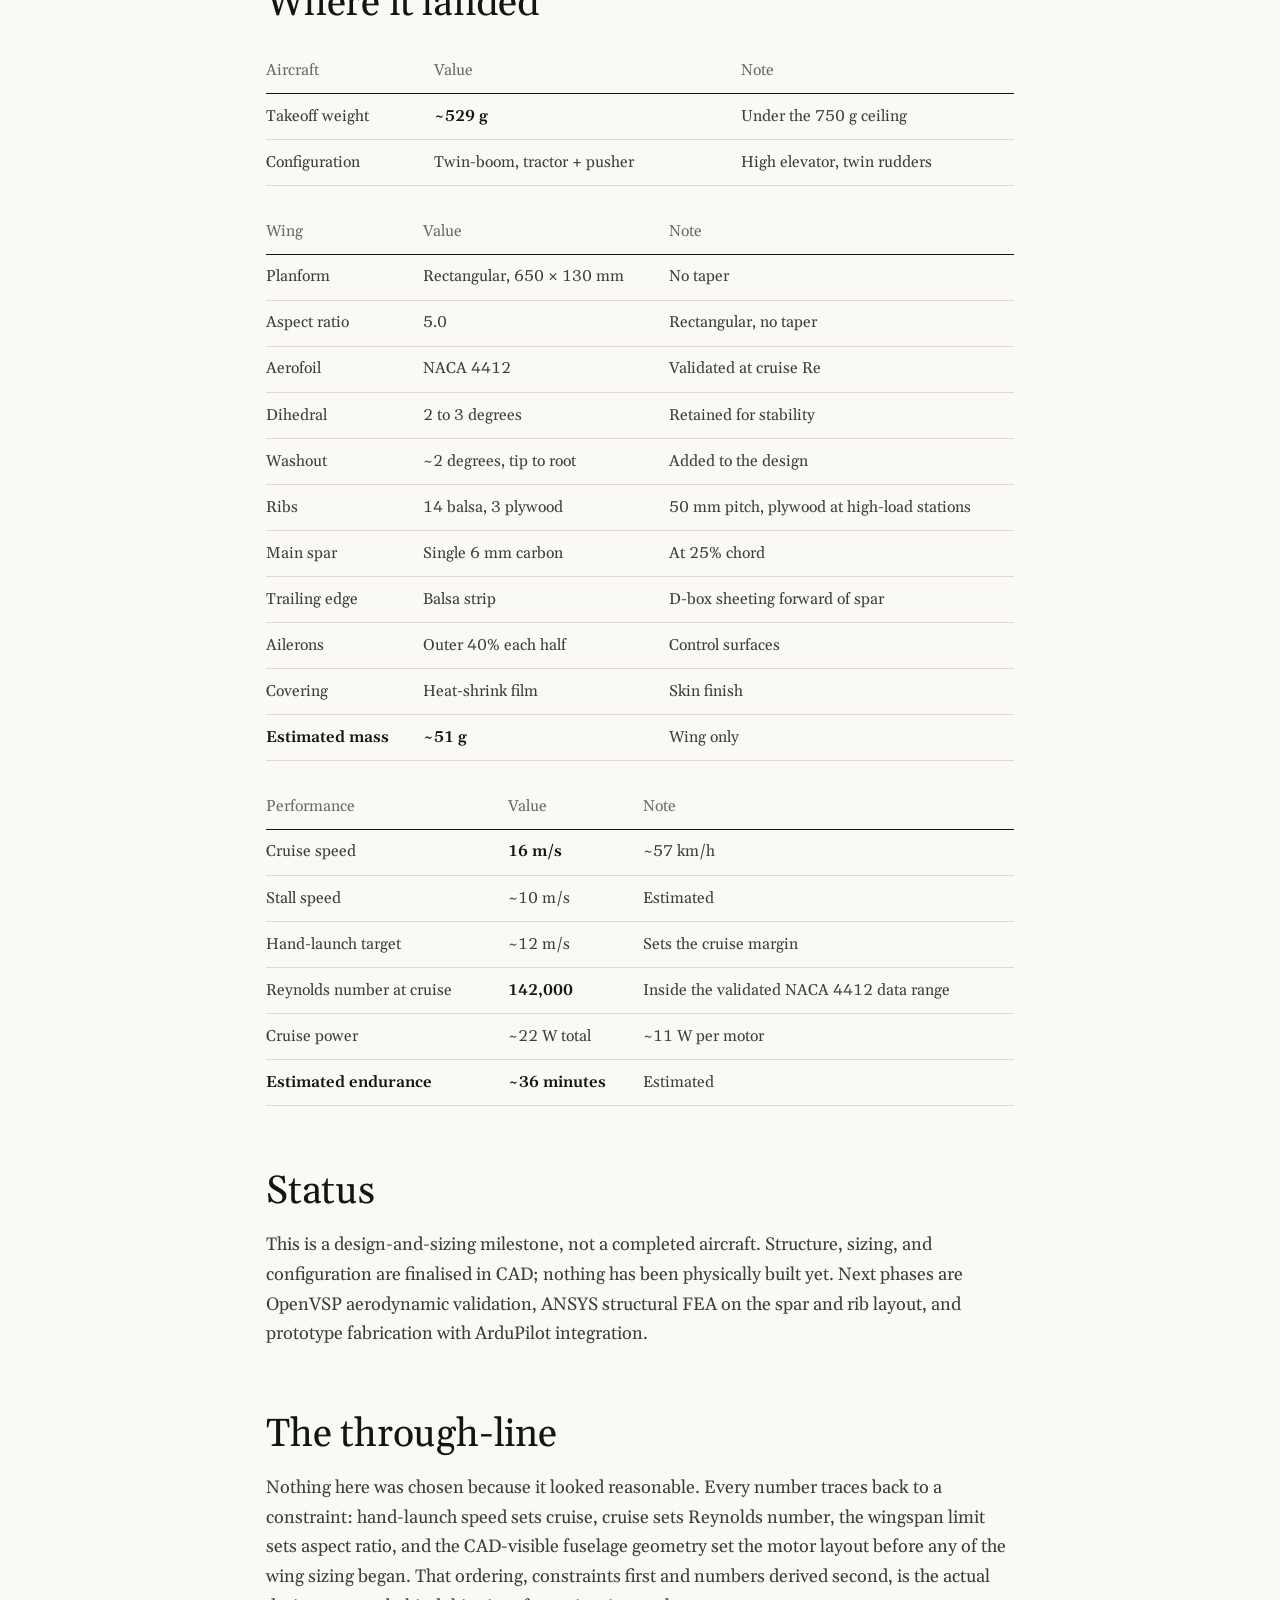
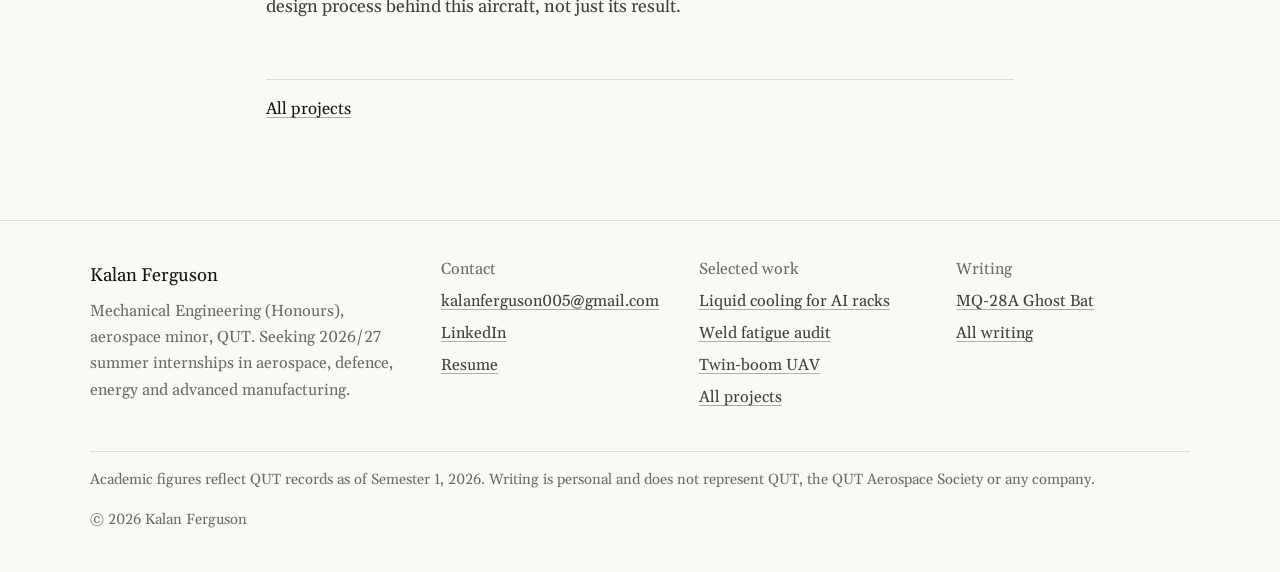
<file: projects/uav-aerostructures.html>
<!DOCTYPE html>
<html lang="en">
<head>
<!-- chrome:head -->
<meta charset="UTF-8">
<meta name="viewport" content="width=device-width,initial-scale=1">
<title>Twin-Boom Autonomous UAV / Kalan Ferguson</title>
<meta name="description" content="Aerostructural sizing of a hand-launched twin-boom UAV: a 650 mm wing derived from hand-launch speed, span and weight constraints.">
<link rel="canonical" href="https://kalanferguson.com/projects/uav-aerostructures.html">
<meta property="og:type" content="article">
<meta property="og:site_name" content="Kalan Ferguson">
<meta property="og:title" content="Twin-Boom Autonomous UAV">
<meta property="og:description" content="Aerostructural sizing of a hand-launched twin-boom UAV: a 650 mm wing derived from hand-launch speed, span and weight constraints.">
<meta property="og:url" content="https://kalanferguson.com/projects/uav-aerostructures.html">
<meta property="og:image" content="https://kalanferguson.com/img/og/uav-aerostructures.jpg">
<meta property="og:image:width" content="1200">
<meta property="og:image:height" content="630">
<meta name="twitter:card" content="summary_large_image">
<link rel="icon" type="image/png" sizes="32x32" href="../img/favicon-32.png">
<link rel="apple-touch-icon" href="../img/apple-touch-icon.png">
<link rel="preconnect" href="https://fonts.googleapis.com">
<link rel="preconnect" href="https://fonts.gstatic.com" crossorigin>
<link rel="stylesheet" href="https://fonts.googleapis.com/css2?family=Gelasio:ital,wght@0,400;0,500;0,600;1,400&display=swap">
<link rel="stylesheet" href="../site.css">
<link rel="stylesheet" href="project-style.css">
<script>document.documentElement.classList.add('js')</script>
<script src="../site.js" defer></script>
<script data-goatcounter="https://kalanferguson.goatcounter.com/count" async src="https://gc.zgo.at/count.js"></script>
<!-- /chrome:head -->
</head>
<body>

<!-- chrome:header -->
<a class="skip" href="#main">Skip to content</a>
<header class="site-head">
  <div class="wrap">
    <a class="brand" href="../index.html"><img src="../img/kf-logo-96.png" alt="" width="28" height="28">Kalan Ferguson</a>
    <button class="nav-toggle" type="button" aria-expanded="false" aria-controls="site-nav">Menu</button>
    <nav id="site-nav" aria-label="Main">
      <ul class="nav-list">
        <li><a href="../index.html#work">Work</a></li>
        <li><a href="../writing.html">Writing</a></li>
        <li><a href="../index.html#about">About</a></li>
        <li><a href="../resume.html">Resume</a></li>
        <li><a href="#contact">Contact</a></li>
      </ul>
    </nav>
  </div>
</header>
<!-- /chrome:header -->
<main id="main">

<div class="proj-hero">
<figure class="hero-img svg">
<svg viewBox="-96 -96 836 330" role="img" aria-labelledby="wing-t"><title id="wing-t">Plan view of the wing: 650 mm span by 130 mm chord, 14 ribs at 50 mm pitch, main spar at 25 percent chord, a centre join for 2 to 3 degrees of dihedral, and ailerons on the outer 130 mm of each half.</title>
<rect x="0" y="0" width="650" height="130" fill="var(--paper-2)"/>
<rect x="0" y="96" width="130" height="34" fill="var(--cold-light)"/><rect x="520" y="96" width="130" height="34" fill="var(--cold-light)"/>
<line x1="0" y1="0" x2="0" y2="130" stroke="var(--ink-2)" stroke-width="0.9" vector-effect="non-scaling-stroke"/><line x1="50" y1="0" x2="50" y2="130" stroke="var(--ink-2)" stroke-width="0.9" vector-effect="non-scaling-stroke"/><line x1="100" y1="0" x2="100" y2="130" stroke="var(--ink-2)" stroke-width="0.9" vector-effect="non-scaling-stroke"/><line x1="150" y1="0" x2="150" y2="130" stroke="var(--ink-2)" stroke-width="0.9" vector-effect="non-scaling-stroke"/><line x1="200" y1="0" x2="200" y2="130" stroke="var(--ink-2)" stroke-width="0.9" vector-effect="non-scaling-stroke"/><line x1="250" y1="0" x2="250" y2="130" stroke="var(--ink-2)" stroke-width="0.9" vector-effect="non-scaling-stroke"/><line x1="300" y1="0" x2="300" y2="130" stroke="var(--ink-2)" stroke-width="0.9" vector-effect="non-scaling-stroke"/><line x1="350" y1="0" x2="350" y2="130" stroke="var(--ink-2)" stroke-width="0.9" vector-effect="non-scaling-stroke"/><line x1="400" y1="0" x2="400" y2="130" stroke="var(--ink-2)" stroke-width="0.9" vector-effect="non-scaling-stroke"/><line x1="450" y1="0" x2="450" y2="130" stroke="var(--ink-2)" stroke-width="0.9" vector-effect="non-scaling-stroke"/><line x1="500" y1="0" x2="500" y2="130" stroke="var(--ink-2)" stroke-width="0.9" vector-effect="non-scaling-stroke"/><line x1="550" y1="0" x2="550" y2="130" stroke="var(--ink-2)" stroke-width="0.9" vector-effect="non-scaling-stroke"/><line x1="600" y1="0" x2="600" y2="130" stroke="var(--ink-2)" stroke-width="0.9" vector-effect="non-scaling-stroke"/><line x1="650" y1="0" x2="650" y2="130" stroke="var(--ink-2)" stroke-width="0.9" vector-effect="non-scaling-stroke"/>
<line x1="0" y1="32.5" x2="650" y2="32.5" stroke="var(--muted)" stroke-width="1" stroke-dasharray="12 4 2 4" vector-effect="non-scaling-stroke"/>
<rect x="0" y="0" width="650" height="130" fill="none" stroke="var(--ink)" stroke-width="1.6" vector-effect="non-scaling-stroke"/>
<line x1="325" y1="-12" x2="325" y2="142" stroke="var(--ink)" stroke-width="2" vector-effect="non-scaling-stroke"/>
<path d="M0 -14 V-72 M650 -14 V-72 M0 -60 H650 M0 -60 l10 -4 v8 z M650 -60 l-10 -4 v8 z" stroke="var(--ink-2)" stroke-width="1" fill="none" vector-effect="non-scaling-stroke"/>
<text x="325" y="-68" text-anchor="middle" style="font-family:var(--f-sans);font-size:17px;fill:var(--ink-2)">650</text>
<path d="M350 -6 V-34 M400 -6 V-34 M350 -26 H400" stroke="var(--ink-2)" stroke-width="1" fill="none" vector-effect="non-scaling-stroke"/>
<text x="375" y="-32" text-anchor="middle" style="font-family:var(--f-sans);font-size:17px;fill:var(--ink-2)">50</text>
<path d="M664 0 H714 M664 130 H714 M702 0 V130" stroke="var(--ink-2)" stroke-width="1" fill="none" vector-effect="non-scaling-stroke"/>
<text x="712" y="70" style="font-family:var(--f-sans);font-size:17px;fill:var(--ink-2)" transform="rotate(90 712 70)" text-anchor="middle">130</text>
<path d="M-12 0 H-48 M-12 32.5 H-48 M-36 0 V32.5" stroke="var(--ink-2)" stroke-width="1" fill="none" vector-effect="non-scaling-stroke"/>
<text x="-44" y="22" text-anchor="end" style="font-family:var(--f-sans);font-size:17px;fill:var(--ink-2)">32.5</text>
<text x="-44" y="60" text-anchor="end" style="font-family:var(--f-sans);font-size:15px;fill:var(--muted)">spar</text>
<path d="M0 144 V176 M130 144 V176 M0 168 H130 M520 144 V176 M650 144 V176 M520 168 H650" stroke="var(--ink-2)" stroke-width="1" fill="none" vector-effect="non-scaling-stroke"/>
<text x="65" y="194" text-anchor="middle" style="font-family:var(--f-sans);font-size:17px;fill:var(--ink-2)">130</text><text x="585" y="194" text-anchor="middle" style="font-family:var(--f-sans);font-size:17px;fill:var(--ink-2)">130</text>
<text x="65" y="214" text-anchor="middle" style="font-family:var(--f-sans);font-size:15px;fill:var(--muted)">aileron</text><text x="585" y="214" text-anchor="middle" style="font-family:var(--f-sans);font-size:15px;fill:var(--muted)">aileron</text>
<text x="325" y="160" text-anchor="middle" style="font-family:var(--f-sans);font-size:15px;fill:var(--muted)">centre join, 2 to 3° dihedral</text>
<text x="325" y="214" text-anchor="middle" style="font-family:var(--f-sans);font-size:15px;fill:var(--muted)">NACA 4412, AR 5.0, 14 ribs, dimensions in mm</text>
</svg>
<figcaption>Wing plan view drawn from the final sizing. Ailerons shown spanwise only.</figcaption>
</figure>
<div class="inner">
<div class="tag">QUT Aerospace Society / UAV Aerostructures</div>
<h1>Twin-Boom Autonomous UAV: Aerostructural Sizing and Design</h1>
<div class="meta">Kalan Ferguson / Aerostructures Co-Lead / 2025 to 2026</div>
</div>
</div>

<div class="specs-bar"><div class="specs-row">
<div class="spec-item"><div class="k">Wingspan</div><div class="v">650 mm</div></div>
<div class="spec-item"><div class="k">Takeoff Weight</div><div class="v">~529 g</div></div>
<div class="spec-item"><div class="k">Cruise Re</div><div class="v">142,000</div></div>
<div class="spec-item"><div class="k">Status</div><div class="v">Design finalised</div></div>
</div></div>

<div class="article">

<h2>Overview</h2>
<p>Every major number in this wing was derived, not chosen. The 650 mm span, the 16 m/s cruise speed, the 142k Reynolds number at that cruise: none of these were picked as targets and worked backward from. They fell out of pinning down the constraints that actually mattered (hand-launch capability, a wingspan limit, and the geometry already committed to in CAD) and letting the rest follow.</p>

<h2>Where we started</h2>
<p>The starting point was not a spreadsheet. It was a review of basic drone archetypes: what missions they were built for, and why their configurations looked the way they did. That review, not a target aircraft, is what drove every configuration decision that followed.</p>

<p>Twin motors, tractor and pusher, came directly out of it. A conventional twin-motor layout with one prop on each wing creates yaw asymmetry the moment thrust differs between the two motors. Placing both motors on the centreline instead, one pulling at the nose and one pushing at the tail, removes that asymmetry entirely.</p>

<p>The twin-boom fuselage followed from that decision, not the other way around. It was the structural answer to physically clearing a pusher propeller of the tail, something a conventional single-boom fuselage cannot do without shortening the tail moment arm or fouling the prop disc.</p>

<p>A high elevator kept the horizontal stabiliser out of the pusher propeller's wake, avoiding degraded control effectiveness from disturbed flow over that surface. Twin rudders, one on each boom, added the yaw control authority the twin-boom layout made available, rather than relying on a single fin.</p>

<h2>From configuration to numbers</h2>
<p>With the configuration fixed, the next step was putting numbers to it. A sizing spreadsheet with rough estimates sat alongside CAD that already showed the twin-boom fuselage, high elevator, and twin rudders. The spreadsheet's wingspan came out at 743 mm, too large for the platform. Weights throughout were placeholder estimates rather than numbers grounded in what the CAD actually showed. The goal from here was to replace every estimate with a number that was either measured from the CAD or derived from a real constraint.</p>

<div class="img-block"><img src="../img/projects/uav-wing-iso.png" alt="Twin-boom UAV wing assembly, isometric CAD render"><div class="img-caption">Wing assembly, isometric: dihedral break visible at the centre join, outer 40% aileron sections either side</div></div>

<div class="img-block"><img src="../img/projects/uav-wing-planform.png" alt="Twin-boom UAV wing planform, front view showing rib spacing and dihedral break"><div class="img-caption">Wing planform: dihedral break at the centre join, alternating rib bays visible along each half</div></div>

<h2>Design decisions</h2>

<div class="finding">
<span class="k">750 g as a ceiling, not a target</span>
<p>Rather than designing toward the maximum takeoff weight, the aircraft was sized to whatever it actually weighed once every component was accounted for, with 750 g held as a hard limit it had to stay under.</p>
</div>

<div class="finding">
<span class="k">Cruise speed derived, not assumed</span>
<p>Rather than picking a cruise speed and checking whether it worked, cruise was derived as the fastest speed the design could sustain while keeping hand-launch speed at or below a 12 m/s threshold, arriving at 16 m/s.</p>
</div>

<h3>No wing taper</h3>
<p>Tapering was considered early on but never had a strong justification behind it. A rectangular planform was selected, which simplifies the build without giving up meaningful performance at this scale.</p>

<h3>Rib pitch at 50 mm</h3>
<p>An initial 15 mm spacing would have meant 44 ribs, adding unnecessary weight for no structural benefit at this span. Fifty millimetres is a conventional pitch that still supports the skin properly.</p>

<div class="finding">
<span class="k">Dihedral kept, washout added</span>
<p>A zero-dihedral critique aimed at racing wings did not apply here: this is a hand-launched autonomous platform, not a racer, so 2 to 3 degrees of dihedral was retained for stability. The one part of that critique worth keeping was washout, added at roughly 2 degrees tip to root.</p>
</div>

<h3>Structure simplified</h3>
<p>The wing settled on a single 6 mm carbon spar rather than two, a balsa trailing-edge strip instead of a second carbon rod, D-box sheeting for torsional stiffness, and plywood reserved only for the three highest-load ribs.</p>

<div class="img-grid">
<div class="img-block"><img src="../img/projects/uav-rib-profiles.png" alt="Wing rib airfoil cross-sections, isometric"><div class="img-caption">Rib stations along the span: NACA 4412 profile with spar bore visible</div></div>
<div class="img-block"><img src="../img/projects/uav-rib-stack.png" alt="Close-up of stacked wing ribs"><div class="img-caption">Rib stack close-up: 6&nbsp;mm carbon spar bore and D-box leading-edge line</div></div>
</div>

<h2>The section at cruise</h2>
<p>The wing uses the NACA 4412. Below, a Joukowski section matched to its 4% camber and 12% thickness shows how the flow speeds up over the upper surface and slows beneath it as angle of attack rises. That pressure difference is the lift the sizing depends on.</p>
<figure class="instrument">
<canvas id="flow" width="1000" height="450" style="width:100%;height:auto;aspect-ratio:20/9;border:1px solid var(--hair);background:var(--paper)" role="img" aria-label="Streamlines around a cambered wing section; flow faster than freestream is shown in orange over the upper surface and slower flow in blue beneath it"></canvas>
<div class="controls">
<div class="seg" role="group" aria-label="Angle of attack"><button type="button" data-a="0" aria-pressed="false">α 0°</button><button type="button" data-a="4" aria-pressed="true">α 4°</button><button type="button" data-a="8" aria-pressed="false">α 8°</button></div>
<span class="readout" id="cl">C<sub>L</sub> ≈ 0.95</span>
</div>
<figcaption>Inviscid potential flow with the Kutta condition, so lift is indicative and the section never stalls. Orange marks flow at least 10% faster than freestream, blue at least 10% slower.</figcaption>
</figure>

<h2>Where it landed</h2>

<div class="table-scroll"><table class="result-table">
<tr><th>Aircraft</th><th>Value</th><th>Note</th></tr>
<tr><td>Takeoff weight</td><td class="hi">~529 g</td><td>Under the 750 g ceiling</td></tr>
<tr><td>Configuration</td><td>Twin-boom, tractor + pusher</td><td>High elevator, twin rudders</td></tr>
</table></div>

<div class="table-scroll"><table class="result-table">
<tr><th>Wing</th><th>Value</th><th>Note</th></tr>
<tr><td>Planform</td><td>Rectangular, 650 &times; 130 mm</td><td>No taper</td></tr>
<tr><td>Aspect ratio</td><td>5.0</td><td>Rectangular, no taper</td></tr>
<tr><td>Aerofoil</td><td>NACA 4412</td><td>Validated at cruise Re</td></tr>
<tr><td>Dihedral</td><td>2 to 3 degrees</td><td>Retained for stability</td></tr>
<tr><td>Washout</td><td>~2 degrees, tip to root</td><td>Added to the design</td></tr>
<tr><td>Ribs</td><td>14 balsa, 3 plywood</td><td>50 mm pitch, plywood at high-load stations</td></tr>
<tr><td>Main spar</td><td>Single 6 mm carbon</td><td>At 25% chord</td></tr>
<tr><td>Trailing edge</td><td>Balsa strip</td><td>D-box sheeting forward of spar</td></tr>
<tr><td>Ailerons</td><td>Outer 40% each half</td><td>Control surfaces</td></tr>
<tr><td>Covering</td><td>Heat-shrink film</td><td>Skin finish</td></tr>
<tr><td class="hi">Estimated mass</td><td class="hi">~51 g</td><td>Wing only</td></tr>
</table></div>

<div class="table-scroll"><table class="result-table">
<tr><th>Performance</th><th>Value</th><th>Note</th></tr>
<tr><td>Cruise speed</td><td class="hi">16 m/s</td><td>~57 km/h</td></tr>
<tr><td>Stall speed</td><td>~10 m/s</td><td>Estimated</td></tr>
<tr><td>Hand-launch target</td><td>~12 m/s</td><td>Sets the cruise margin</td></tr>
<tr><td>Reynolds number at cruise</td><td class="hi">142,000</td><td>Inside the validated NACA 4412 data range</td></tr>
<tr><td>Cruise power</td><td>~22 W total</td><td>~11 W per motor</td></tr>
<tr><td class="hi">Estimated endurance</td><td class="hi">~36 minutes</td><td>Estimated</td></tr>
</table></div>

<h2>Status</h2>
<p>This is a design-and-sizing milestone, not a completed aircraft. Structure, sizing, and configuration are finalised in CAD; nothing has been physically built yet. Next phases are OpenVSP aerodynamic validation, ANSYS structural FEA on the spar and rib layout, and prototype fabrication with ArduPilot integration.</p>

<h2>The through-line</h2>
<p>Nothing here was chosen because it looked reasonable. Every number traces back to a constraint: hand-launch speed sets cruise, cruise sets Reynolds number, the wingspan limit sets aspect ratio, and the CAD-visible fuselage geometry set the motor layout before any of the wing sizing began. That ordering, constraints first and numbers derived second, is the actual design process behind this aircraft, not just its result.</p>

<a href="../index.html#work" class="back">All projects</a>

</div>
</main>
<!-- chrome:footer -->
<footer class="site-foot" id="contact">
  <div class="wrap">
    <div class="cols">
      <div>
        <p style="margin:0 0 .4rem;font-size:1.15rem;color:var(--ink)">Kalan Ferguson</p>
        <p class="muted" style="margin:0;max-width:34ch">Mechanical Engineering (Honours), aerospace minor, QUT. Seeking 2026/27 summer internships in aerospace, defence, energy and advanced manufacturing.</p>
      </div>
      <div>
        <h2>Contact</h2>
        <ul>
          <li><a class="addr" href="mailto:kalanferguson005@gmail.com">kalanferguson005@gmail.com</a></li>
          <li><a href="https://www.linkedin.com/in/kalan-ferguson-288858326/" rel="noopener">LinkedIn</a></li>
          <li><a href="../resume.html">Resume</a></li>
        </ul>
      </div>
      <div>
        <h2>Selected work</h2>
        <ul>
          <li><a href="../projects/egh404-liquid-cooling.html">Liquid cooling for AI racks</a></li>
          <li><a href="../projects/weld-fatigue.html">Weld fatigue audit</a></li>
          <li><a href="../projects/uav-aerostructures.html">Twin-boom UAV</a></li>
          <li><a href="../index.html#more">All projects</a></li>
        </ul>
      </div>
      <div>
        <h2>Writing</h2>
        <ul>
          <li><a href="../ghostbat.html">MQ-28A Ghost Bat</a></li>
          <li><a href="../writing.html">All writing</a></li>
        </ul>
      </div>
    </div>
    <div class="fine">
      <span>Academic figures reflect QUT records as of Semester 1, 2026. Writing is personal and does not represent QUT, the QUT Aerospace Society or any company.</span>
      <span>&copy; 2026 Kalan Ferguson</span>
    </div>
  </div>
</footer>
<!-- /chrome:footer -->
<script>
/* Joukowski section matched to NACA 4412 camber and thickness; streamlines advected in the circle plane. */
(function () {
  var cv = document.getElementById('flow'); if (!cv) return;
  var ctx = cv.getContext('2d'), reduce = matchMedia('(prefers-reduced-motion: reduce)').matches;
  var css = function (n) { return getComputedStyle(document.documentElement).getPropertyValue(n).trim(); };
  var C = { paper: css('--paper'), ink: css('--ink'), mid: css('--faint'), fast: css('--warm'), slow: css('--cold'), fill: css('--paper-2') };
  var mu = { re: -0.092, im: 0.08 }, R = Math.hypot(1 - mu.re, mu.im), thTE = Math.atan2(-mu.im, 1 - mu.re);
  var alpha = 4 * Math.PI / 180, G = 0, chord = 4, VW = 6.4, cx = 0.05;
  function mul(a, b) { return { re: a.re * b.re - a.im * b.im, im: a.re * b.im + a.im * b.re }; }
  function div(a, b) { var d = b.re * b.re + b.im * b.im; return { re: (a.re * b.re + a.im * b.im) / d, im: (a.im * b.re - a.re * b.im) / d }; }
  function add(a, b) { return { re: a.re + b.re, im: a.im + b.im }; }
  function sub(a, b) { return { re: a.re - b.re, im: a.im - b.im }; }
  var ONE = { re: 1, im: 0 };
  function J(z) { return add(z, div(ONE, z)); }
  function Jp(z) { return sub(ONE, div(ONE, mul(z, z))); }
  function csqrt(z) { var r = Math.sqrt(Math.hypot(z.re, z.im)), a = Math.atan2(z.im, z.re) / 2; return { re: r * Math.cos(a), im: r * Math.sin(a) }; }
  function rot(z, a) { return mul(z, { re: Math.cos(a), im: Math.sin(a) }); }
  var outline = [];
  (function () { var mn = 1e9, mx = -1e9; for (var k = 0; k <= 240; k++) { var th = k / 240 * 2 * Math.PI, z = J({ re: mu.re + R * Math.cos(th), im: mu.im + R * Math.sin(th) }); outline.push(z); mn = Math.min(mn, z.re); mx = Math.max(mx, z.re); } chord = mx - mn; })();
  function setAlpha(deg) { alpha = deg * Math.PI / 180; G = 4 * Math.PI * R * Math.sin(alpha - thTE); document.getElementById('cl').innerHTML = 'C<sub>L</sub> ≈ ' + (2 * G / chord).toFixed(2); }
  function dF(z) { var s = sub(z, mu); return add(sub({ re: Math.cos(alpha), im: -Math.sin(alpha) }, div({ re: R * R * Math.cos(alpha), im: R * R * Math.sin(alpha) }, mul(s, s))), div({ re: 0, im: G / (2 * Math.PI) }, s)); }
  function scr(zb) { var z = rot(zb, -alpha), s = cv.width / VW; return [(z.re - cx + VW / 2) * s, cv.height / 2 - z.im * s]; }
  function seed(yd) {
    var zb = rot({ re: -VW / 2 + cx, im: yd }, alpha), r = csqrt(sub(mul(zb, zb), { re: 4, im: 0 }));
    var a = mul(add(zb, r), { re: 0.5, im: 0 }), b = mul(sub(zb, r), { re: 0.5, im: 0 });
    return Math.hypot(a.re - mu.re, a.im - mu.im) > Math.hypot(b.re - mu.re, b.im - mu.im) ? a : b;
  }
  function step(p, dt) {
    var f = dF(p.z), jp = Jp(p.z), s = Math.max(jp.re * jp.re + jp.im * jp.im, 1e-3);
    var v = { re: f.re / s, im: -f.im / s }, m = Math.hypot(v.re, v.im) * dt;
    if (m > 0.035) { v.re *= 0.035 / m; v.im *= 0.035 / m; }
    p.z = { re: p.z.re + v.re * dt, im: p.z.im + v.im * dt };
    return Math.hypot(f.re, f.im) / Math.sqrt(s);
  }
  function rgba(c, a) { var x = document.createElement('canvas').getContext('2d'); x.fillStyle = c; var v = x.fillStyle; if (v[0] === '#') return 'rgba(' + parseInt(v.slice(1, 3), 16) + ',' + parseInt(v.slice(3, 5), 16) + ',' + parseInt(v.slice(5, 7), 16) + ',' + a + ')'; return v; }
  var A = { ink: rgba(C.ink, 0.42), fast: rgba(C.fast, 0.9), slow: rgba(C.slow, 0.8), fade: rgba(C.paper, 0.16) };
  function colour(sp) { return sp > 1.1 ? A.fast : sp < 0.9 ? A.slow : A.ink; }
  function foil() { ctx.beginPath(); outline.forEach(function (z, k) { var s = scr(z); k ? ctx.lineTo(s[0], s[1]) : ctx.moveTo(s[0], s[1]); }); ctx.closePath(); ctx.fillStyle = C.fill; ctx.fill(); ctx.lineWidth = 2; ctx.strokeStyle = C.ink; ctx.stroke(); }
  function still() {
    ctx.fillStyle = C.paper; ctx.fillRect(0, 0, cv.width, cv.height); ctx.lineWidth = 1.6;
    for (var k = 0; k < 28; k++) {
      var p = { z: seed((k / 27 - 0.5) * (cv.height / cv.width) * VW * 0.95) }, prev = scr(J(p.z));
      for (var n = 0; n < 1000; n++) { var sp = step(p, 0.02), s = scr(J(p.z)); ctx.strokeStyle = colour(sp); ctx.beginPath(); ctx.moveTo(prev[0], prev[1]); ctx.lineTo(s[0], s[1]); ctx.stroke(); prev = s; if (s[0] > cv.width + 5) break; }
    }
    foil();
  }
  var P = [], running = false, raf = 0;
  function spawn() { return { z: seed((Math.random() * 2 - 1) * (cv.height / cv.width) * VW / 2 * 0.98), age: 0, life: 460 + Math.random() * 360, px: null, py: null }; }
  function reset() { P = []; for (var i = 0; i < 600; i++) { var p = spawn(); for (var w = 0, n = Math.random() * 300; w < n; w++) step(p, 0.016); p.age = 0; P.push(p); } }
  function frame() {
    if (!running) return;
    ctx.fillStyle = A.fade; ctx.fillRect(0, 0, cv.width, cv.height); ctx.lineWidth = 1.7;
    for (var i = 0; i < P.length; i++) {
      var p = P[i], sp = step(p, 0.016), s = scr(J(p.z));
      if (p.px !== null) { ctx.strokeStyle = colour(sp); ctx.beginPath(); ctx.moveTo(p.px, p.py); ctx.lineTo(s[0], s[1]); ctx.stroke(); }
      p.px = s[0]; p.py = s[1]; p.age++;
      if (s[0] > cv.width + 10 || s[1] < -20 || s[1] > cv.height + 20 || p.age > p.life || Math.hypot(p.z.re - mu.re, p.z.im - mu.im) < R * 1.003) P[i] = spawn();
    }
    foil(); raf = requestAnimationFrame(frame);
  }
  function start() { if (reduce || running) return; running = true; ctx.fillStyle = C.paper; ctx.fillRect(0, 0, cv.width, cv.height); raf = requestAnimationFrame(frame); }
  function stop() { running = false; cancelAnimationFrame(raf); }
  setAlpha(4); reset(); still();
  document.querySelectorAll('.instrument .seg button').forEach(function (b) {
    b.addEventListener('click', function () {
      document.querySelectorAll('.instrument .seg button').forEach(function (x) { x.setAttribute('aria-pressed', String(x === b)); });
      setAlpha(+b.getAttribute('data-a')); reset(); if (!running) still();
    });
  });
  if ('IntersectionObserver' in window) new IntersectionObserver(function (es) { es.forEach(function (e) { e.isIntersecting ? start() : stop(); }); }, { threshold: 0.1 }).observe(cv);
})();
</script>
</body>
</html>
</file>
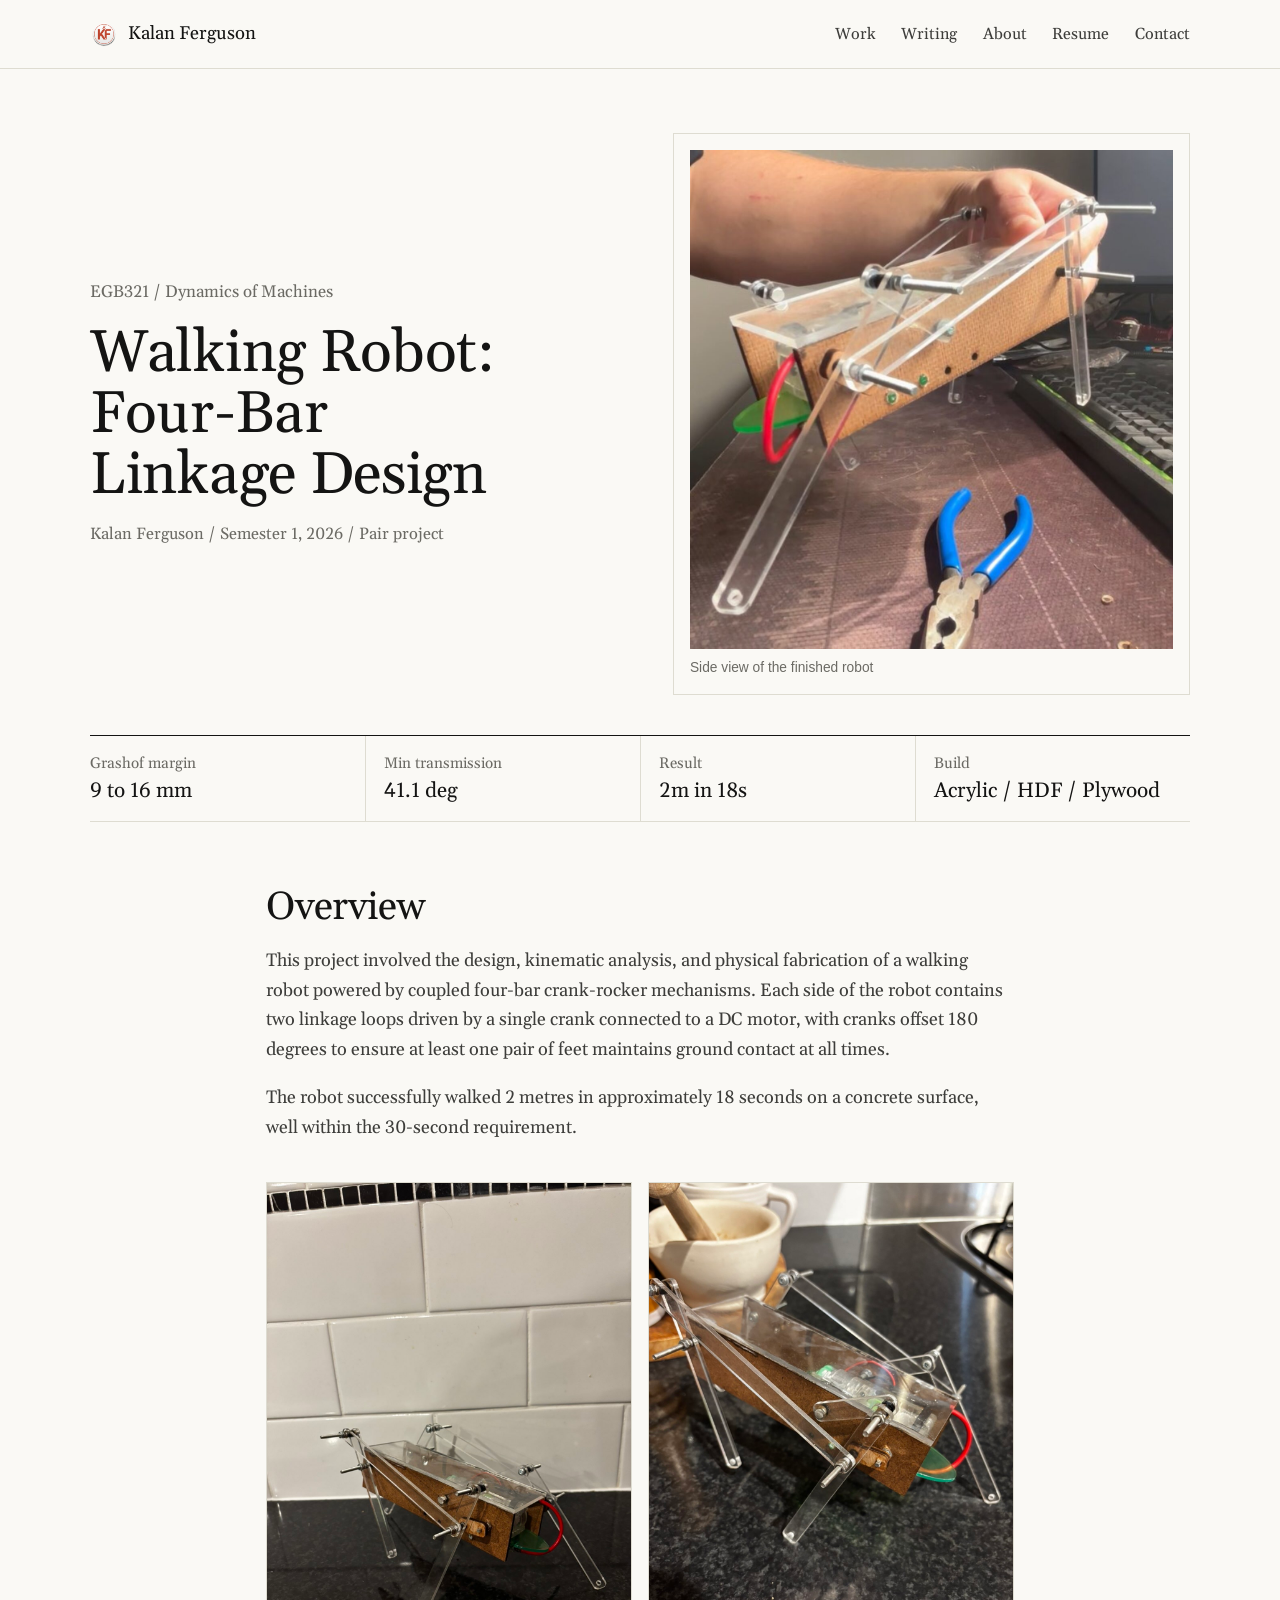
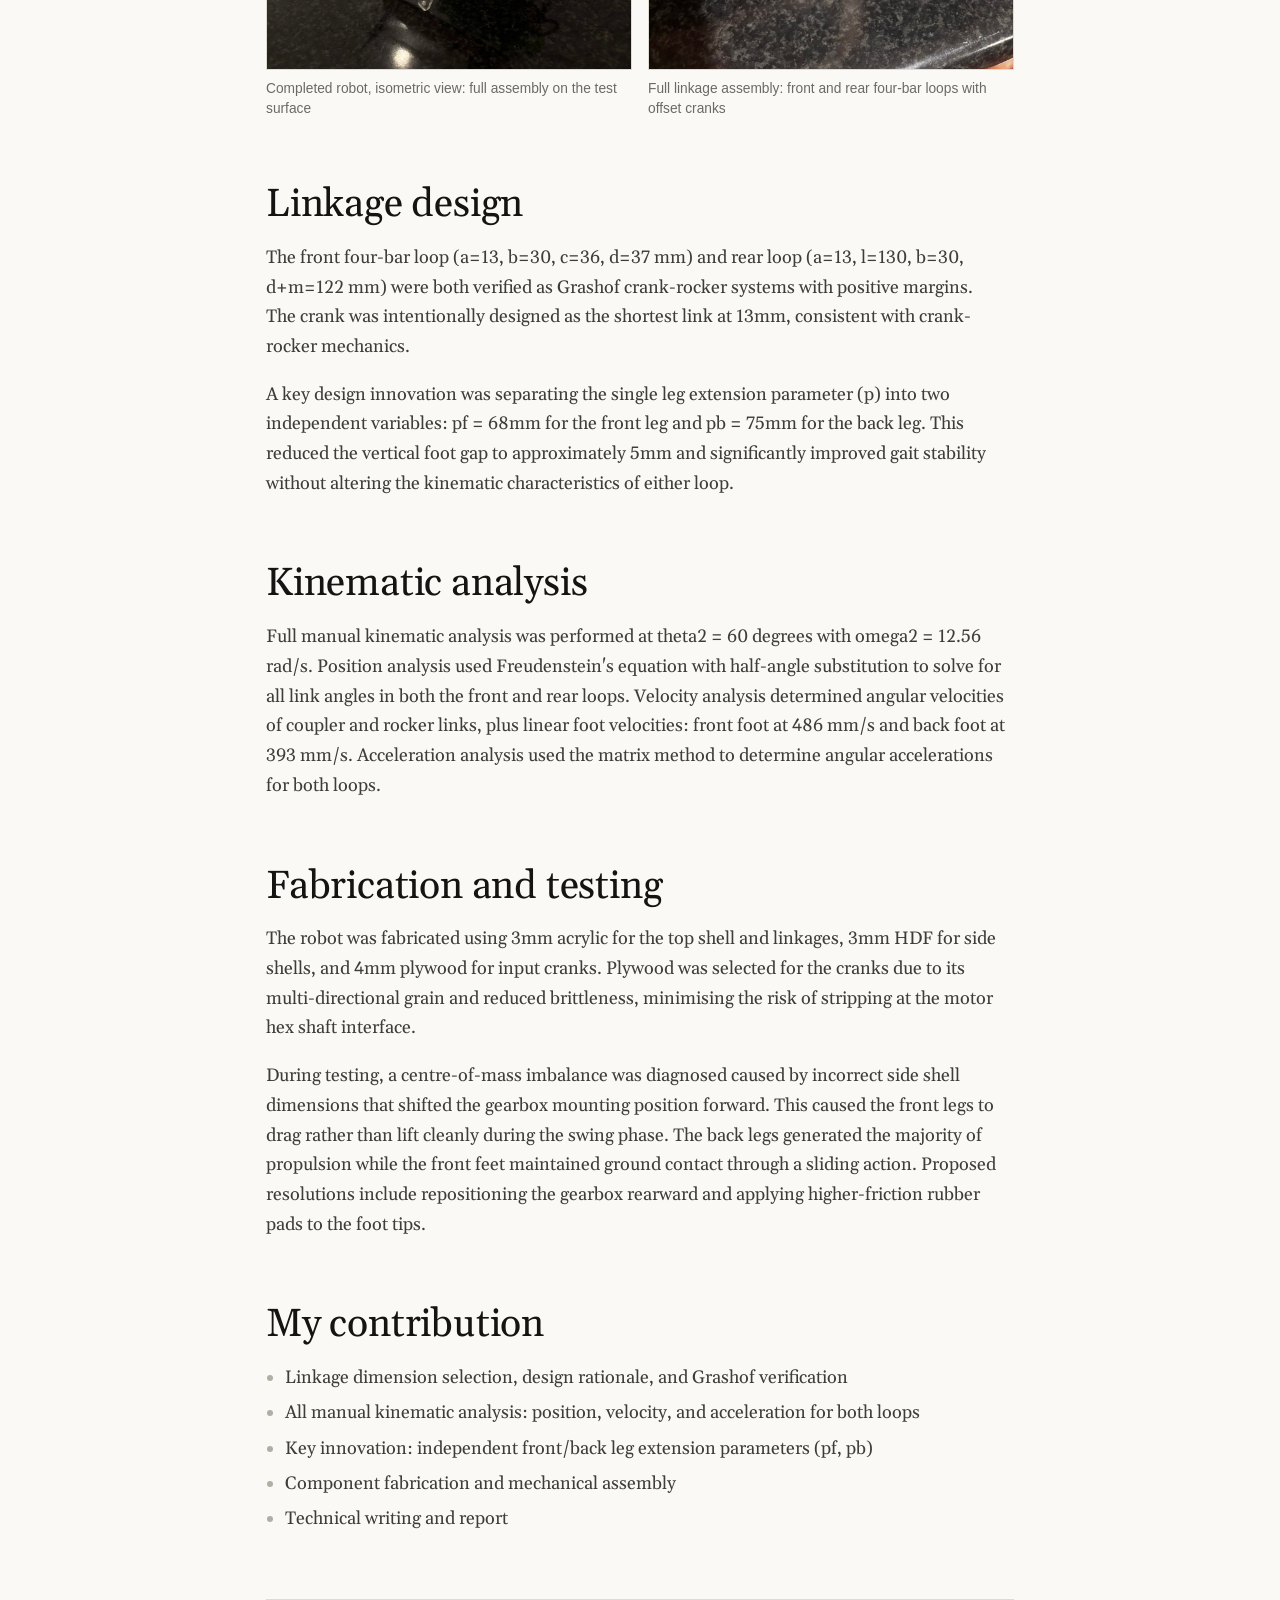
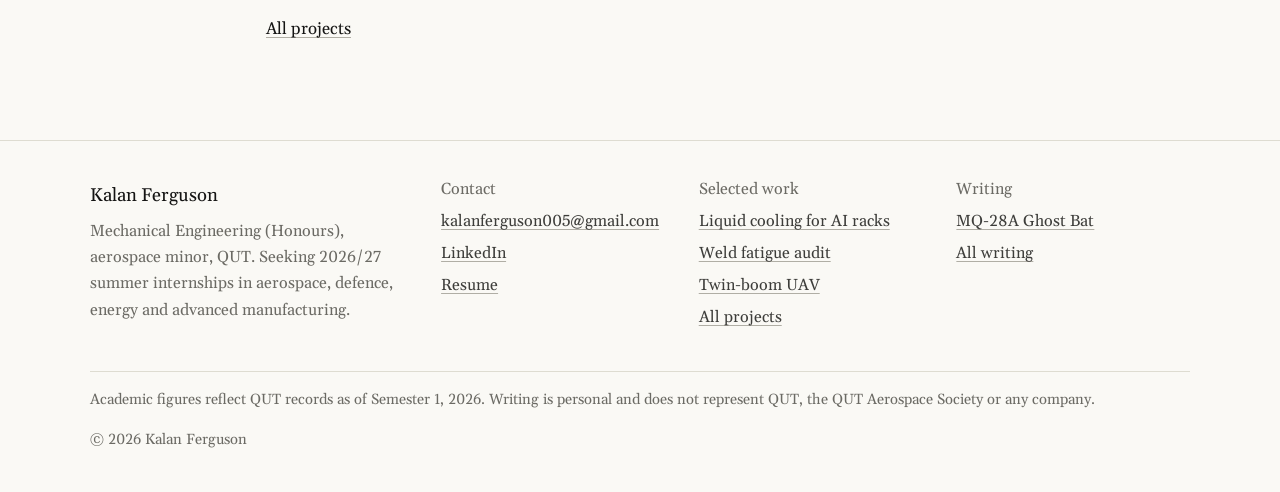
<file: projects/walking-robot.html>
<!DOCTYPE html>
<html lang="en">
<head>
<!-- chrome:head -->
<meta charset="UTF-8">
<meta name="viewport" content="width=device-width,initial-scale=1">
<title>Walking Robot / Kalan Ferguson</title>
<meta name="description" content="Coupled four-bar crank-rocker linkages with a 180-degree phase offset. The robot walked 2 m in 18 s.">
<link rel="canonical" href="https://kalanferguson.com/projects/walking-robot.html">
<meta property="og:type" content="article">
<meta property="og:site_name" content="Kalan Ferguson">
<meta property="og:title" content="Walking Robot">
<meta property="og:description" content="Coupled four-bar crank-rocker linkages with a 180-degree phase offset. The robot walked 2 m in 18 s.">
<meta property="og:url" content="https://kalanferguson.com/projects/walking-robot.html">
<meta property="og:image" content="https://kalanferguson.com/img/og/walking-robot.jpg">
<meta property="og:image:width" content="1200">
<meta property="og:image:height" content="630">
<meta name="twitter:card" content="summary_large_image">
<link rel="icon" type="image/png" sizes="32x32" href="../img/favicon-32.png">
<link rel="apple-touch-icon" href="../img/apple-touch-icon.png">
<link rel="preconnect" href="https://fonts.googleapis.com">
<link rel="preconnect" href="https://fonts.gstatic.com" crossorigin>
<link rel="stylesheet" href="https://fonts.googleapis.com/css2?family=Gelasio:ital,wght@0,400;0,500;0,600;1,400&display=swap">
<link rel="stylesheet" href="../site.css">
<link rel="stylesheet" href="project-style.css">
<script>document.documentElement.classList.add('js')</script>
<script src="../site.js" defer></script>
<script data-goatcounter="https://kalanferguson.goatcounter.com/count" async src="https://gc.zgo.at/count.js"></script>
<!-- /chrome:head -->
</head>
<body>
<!-- chrome:header -->
<a class="skip" href="#main">Skip to content</a>
<header class="site-head">
  <div class="wrap">
    <a class="brand" href="../index.html"><img src="../img/kf-logo-96.png" alt="" width="28" height="28">Kalan Ferguson</a>
    <button class="nav-toggle" type="button" aria-expanded="false" aria-controls="site-nav">Menu</button>
    <nav id="site-nav" aria-label="Main">
      <ul class="nav-list">
        <li><a href="../index.html#work">Work</a></li>
        <li><a href="../writing.html">Writing</a></li>
        <li><a href="../index.html#about">About</a></li>
        <li><a href="../resume.html">Resume</a></li>
        <li><a href="#contact">Contact</a></li>
      </ul>
    </nav>
  </div>
</header>
<!-- /chrome:header -->
<main id="main">

<div class="proj-hero">
<figure class="hero-img"><img src="../img/projects/robot-side.jpg" alt="Side view of the walking robot showing the four-bar linkage legs"><figcaption>Side view of the finished robot</figcaption></figure>
<div class="inner">
<div class="tag">EGB321 / Dynamics of Machines</div>
<h1>Walking Robot: Four-Bar Linkage Design</h1>
<div class="meta">Kalan Ferguson / Semester 1, 2026 / Pair project</div>
</div>
</div>

<div class="specs-bar"><div class="specs-row">
<div class="spec-item"><div class="k">Grashof margin</div><div class="v">9 to 16 mm</div></div>
<div class="spec-item"><div class="k">Min transmission</div><div class="v">41.1 deg</div></div>
<div class="spec-item"><div class="k">Result</div><div class="v">2m in 18s</div></div>
<div class="spec-item"><div class="k">Build</div><div class="v">Acrylic / HDF / Plywood</div></div>
</div></div>

<div class="article">
<h2>Overview</h2>
<p>This project involved the design, kinematic analysis, and physical fabrication of a walking robot powered by coupled four-bar crank-rocker mechanisms. Each side of the robot contains two linkage loops driven by a single crank connected to a DC motor, with cranks offset 180 degrees to ensure at least one pair of feet maintains ground contact at all times.</p>
<p>The robot successfully walked 2 metres in approximately 18 seconds on a concrete surface, well within the 30-second requirement.</p>

<div class="img-grid">
<div class="img-block"><img src="../img/projects/robot-iso-full.jpg" alt="Walking robot isometric view"><div class="img-caption">Completed robot, isometric view: full assembly on the test surface</div></div>
<div class="img-block"><img src="../img/projects/robot-iso-wide.jpg" alt="Walking robot wide view showing full linkage assembly"><div class="img-caption">Full linkage assembly: front and rear four-bar loops with offset cranks</div></div>
</div>

<h2>Linkage design</h2>
<p>The front four-bar loop (a=13, b=30, c=36, d=37 mm) and rear loop (a=13, l=130, b=30, d+m=122 mm) were both verified as Grashof crank-rocker systems with positive margins. The crank was intentionally designed as the shortest link at 13mm, consistent with crank-rocker mechanics.</p>
<p>A key design innovation was separating the single leg extension parameter (p) into two independent variables: pf = 68mm for the front leg and pb = 75mm for the back leg. This reduced the vertical foot gap to approximately 5mm and significantly improved gait stability without altering the kinematic characteristics of either loop.</p>

<h2>Kinematic analysis</h2>
<p>Full manual kinematic analysis was performed at theta2 = 60 degrees with omega2 = 12.56 rad/s. Position analysis used Freudenstein's equation with half-angle substitution to solve for all link angles in both the front and rear loops. Velocity analysis determined angular velocities of coupler and rocker links, plus linear foot velocities: front foot at 486 mm/s and back foot at 393 mm/s. Acceleration analysis used the matrix method to determine angular accelerations for both loops.</p>



<h2>Fabrication and testing</h2>
<p>The robot was fabricated using 3mm acrylic for the top shell and linkages, 3mm HDF for side shells, and 4mm plywood for input cranks. Plywood was selected for the cranks due to its multi-directional grain and reduced brittleness, minimising the risk of stripping at the motor hex shaft interface.</p>
<p>During testing, a centre-of-mass imbalance was diagnosed caused by incorrect side shell dimensions that shifted the gearbox mounting position forward. This caused the front legs to drag rather than lift cleanly during the swing phase. The back legs generated the majority of propulsion while the front feet maintained ground contact through a sliding action. Proposed resolutions include repositioning the gearbox rearward and applying higher-friction rubber pads to the foot tips.</p>

<h2>My contribution</h2>
<ul>
<li>Linkage dimension selection, design rationale, and Grashof verification</li>
<li>All manual kinematic analysis: position, velocity, and acceleration for both loops</li>
<li>Key innovation: independent front/back leg extension parameters (pf, pb)</li>
<li>Component fabrication and mechanical assembly</li>
<li>Technical writing and report</li>
</ul>

<a href="../index.html#work" class="back">All projects</a>
</div>
</main>
<!-- chrome:footer -->
<footer class="site-foot" id="contact">
  <div class="wrap">
    <div class="cols">
      <div>
        <p style="margin:0 0 .4rem;font-size:1.15rem;color:var(--ink)">Kalan Ferguson</p>
        <p class="muted" style="margin:0;max-width:34ch">Mechanical Engineering (Honours), aerospace minor, QUT. Seeking 2026/27 summer internships in aerospace, defence, energy and advanced manufacturing.</p>
      </div>
      <div>
        <h2>Contact</h2>
        <ul>
          <li><a class="addr" href="mailto:kalanferguson005@gmail.com">kalanferguson005@gmail.com</a></li>
          <li><a href="https://www.linkedin.com/in/kalan-ferguson-288858326/" rel="noopener">LinkedIn</a></li>
          <li><a href="../resume.html">Resume</a></li>
        </ul>
      </div>
      <div>
        <h2>Selected work</h2>
        <ul>
          <li><a href="../projects/egh404-liquid-cooling.html">Liquid cooling for AI racks</a></li>
          <li><a href="../projects/weld-fatigue.html">Weld fatigue audit</a></li>
          <li><a href="../projects/uav-aerostructures.html">Twin-boom UAV</a></li>
          <li><a href="../index.html#more">All projects</a></li>
        </ul>
      </div>
      <div>
        <h2>Writing</h2>
        <ul>
          <li><a href="../ghostbat.html">MQ-28A Ghost Bat</a></li>
          <li><a href="../writing.html">All writing</a></li>
        </ul>
      </div>
    </div>
    <div class="fine">
      <span>Academic figures reflect QUT records as of Semester 1, 2026. Writing is personal and does not represent QUT, the QUT Aerospace Society or any company.</span>
      <span>&copy; 2026 Kalan Ferguson</span>
    </div>
  </div>
</footer>
<!-- /chrome:footer -->
</body>
</html>
</file>
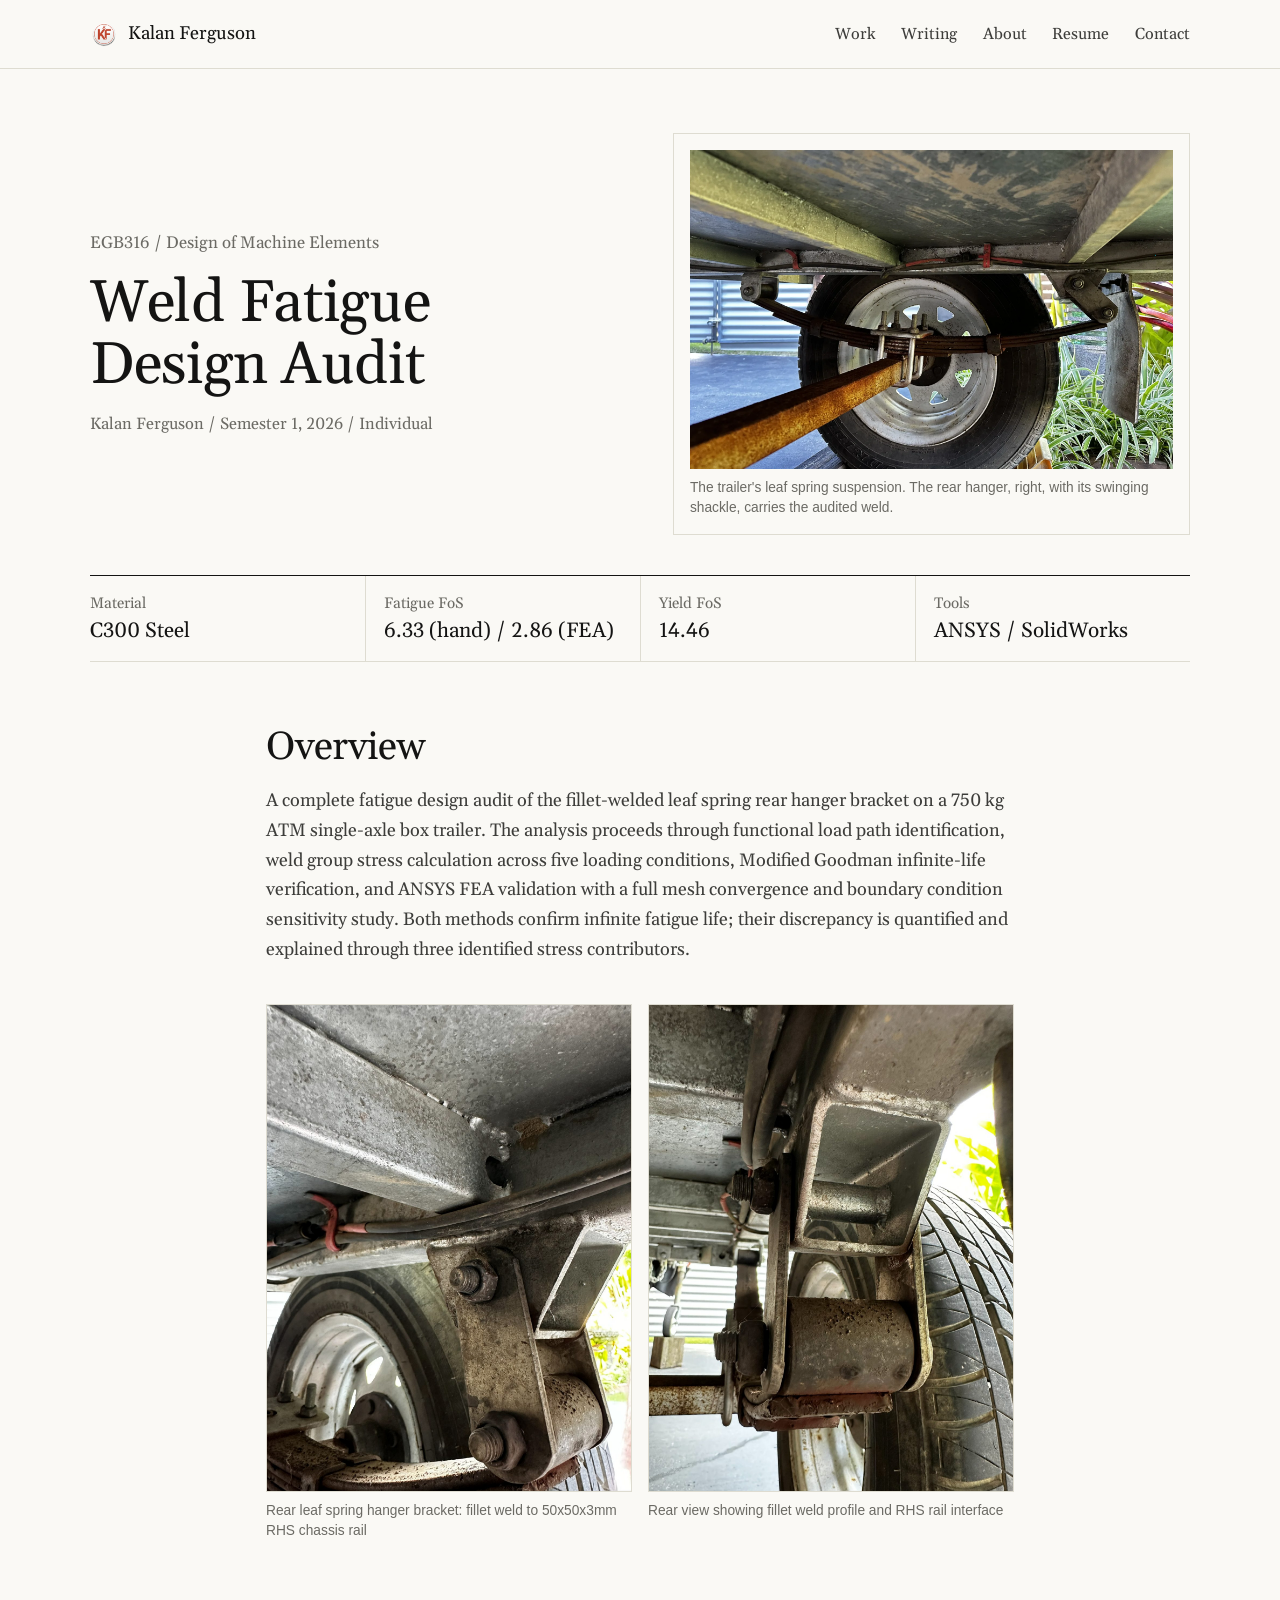
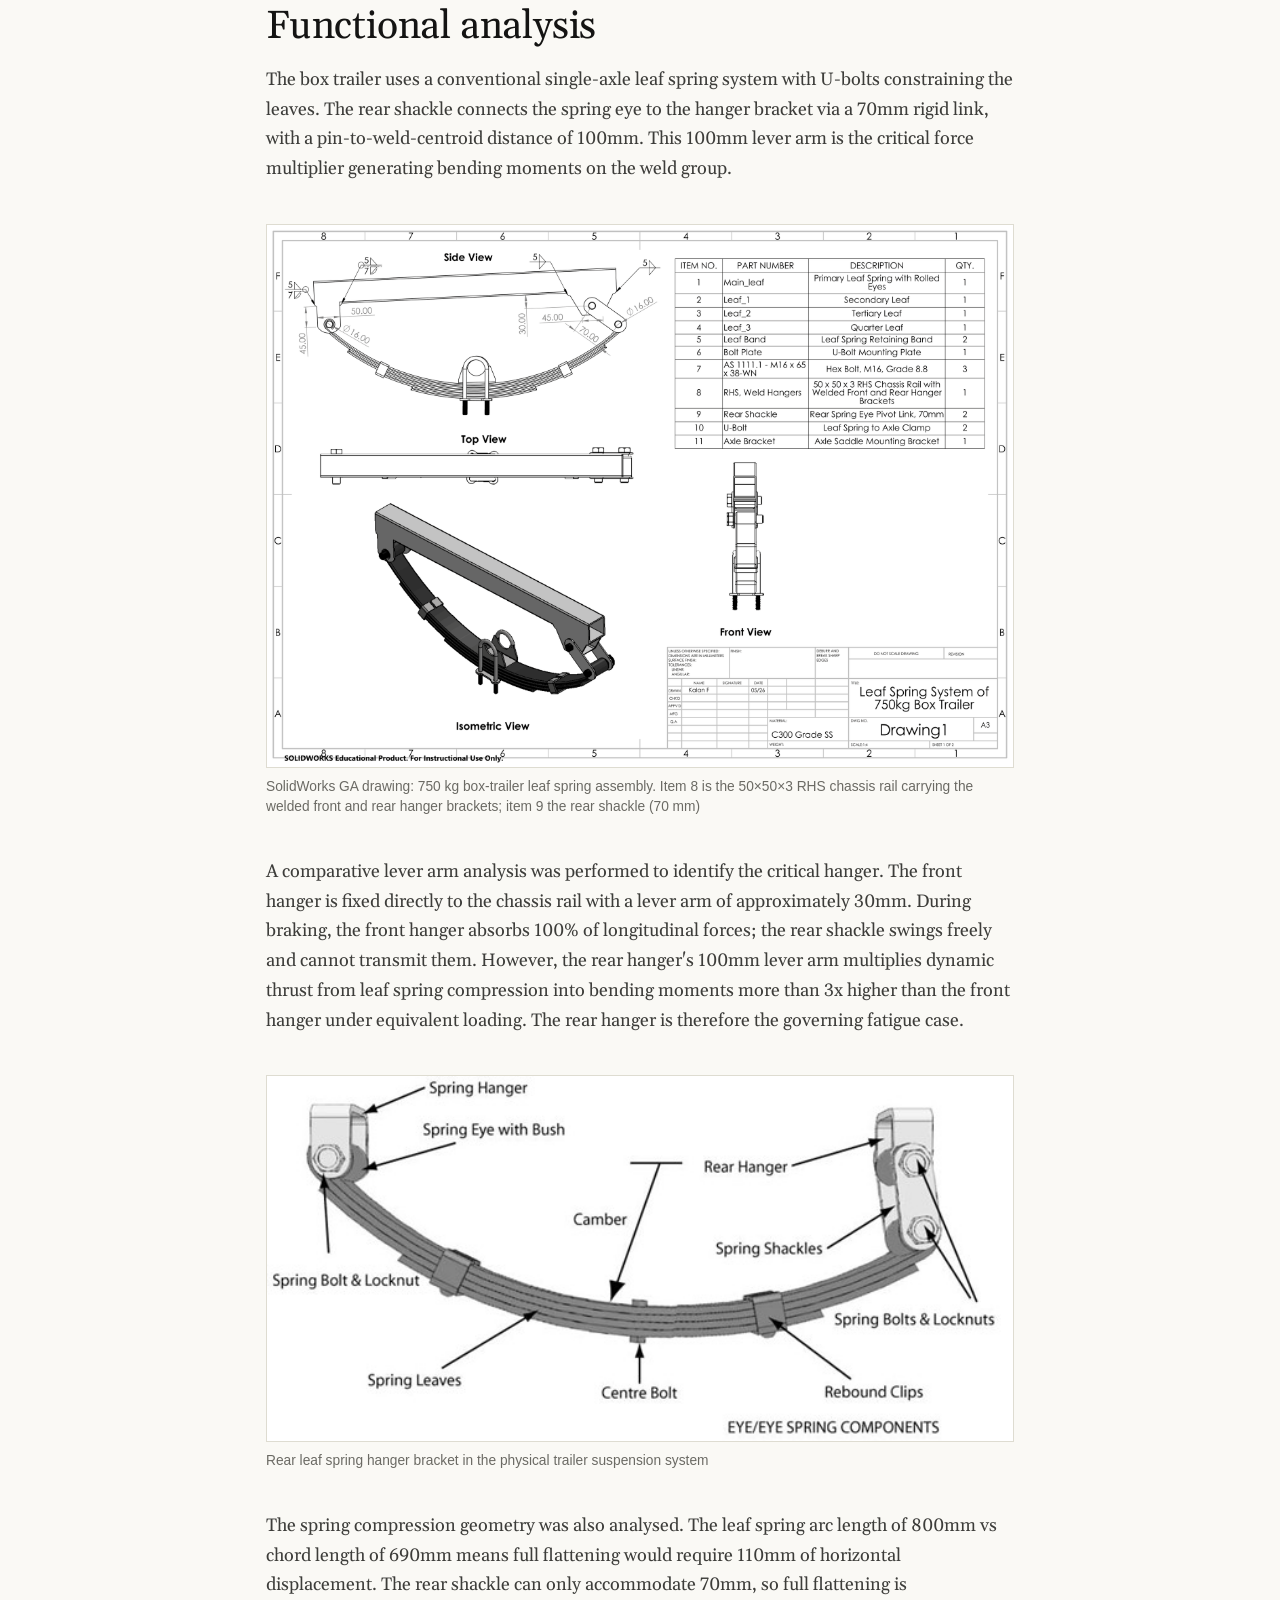
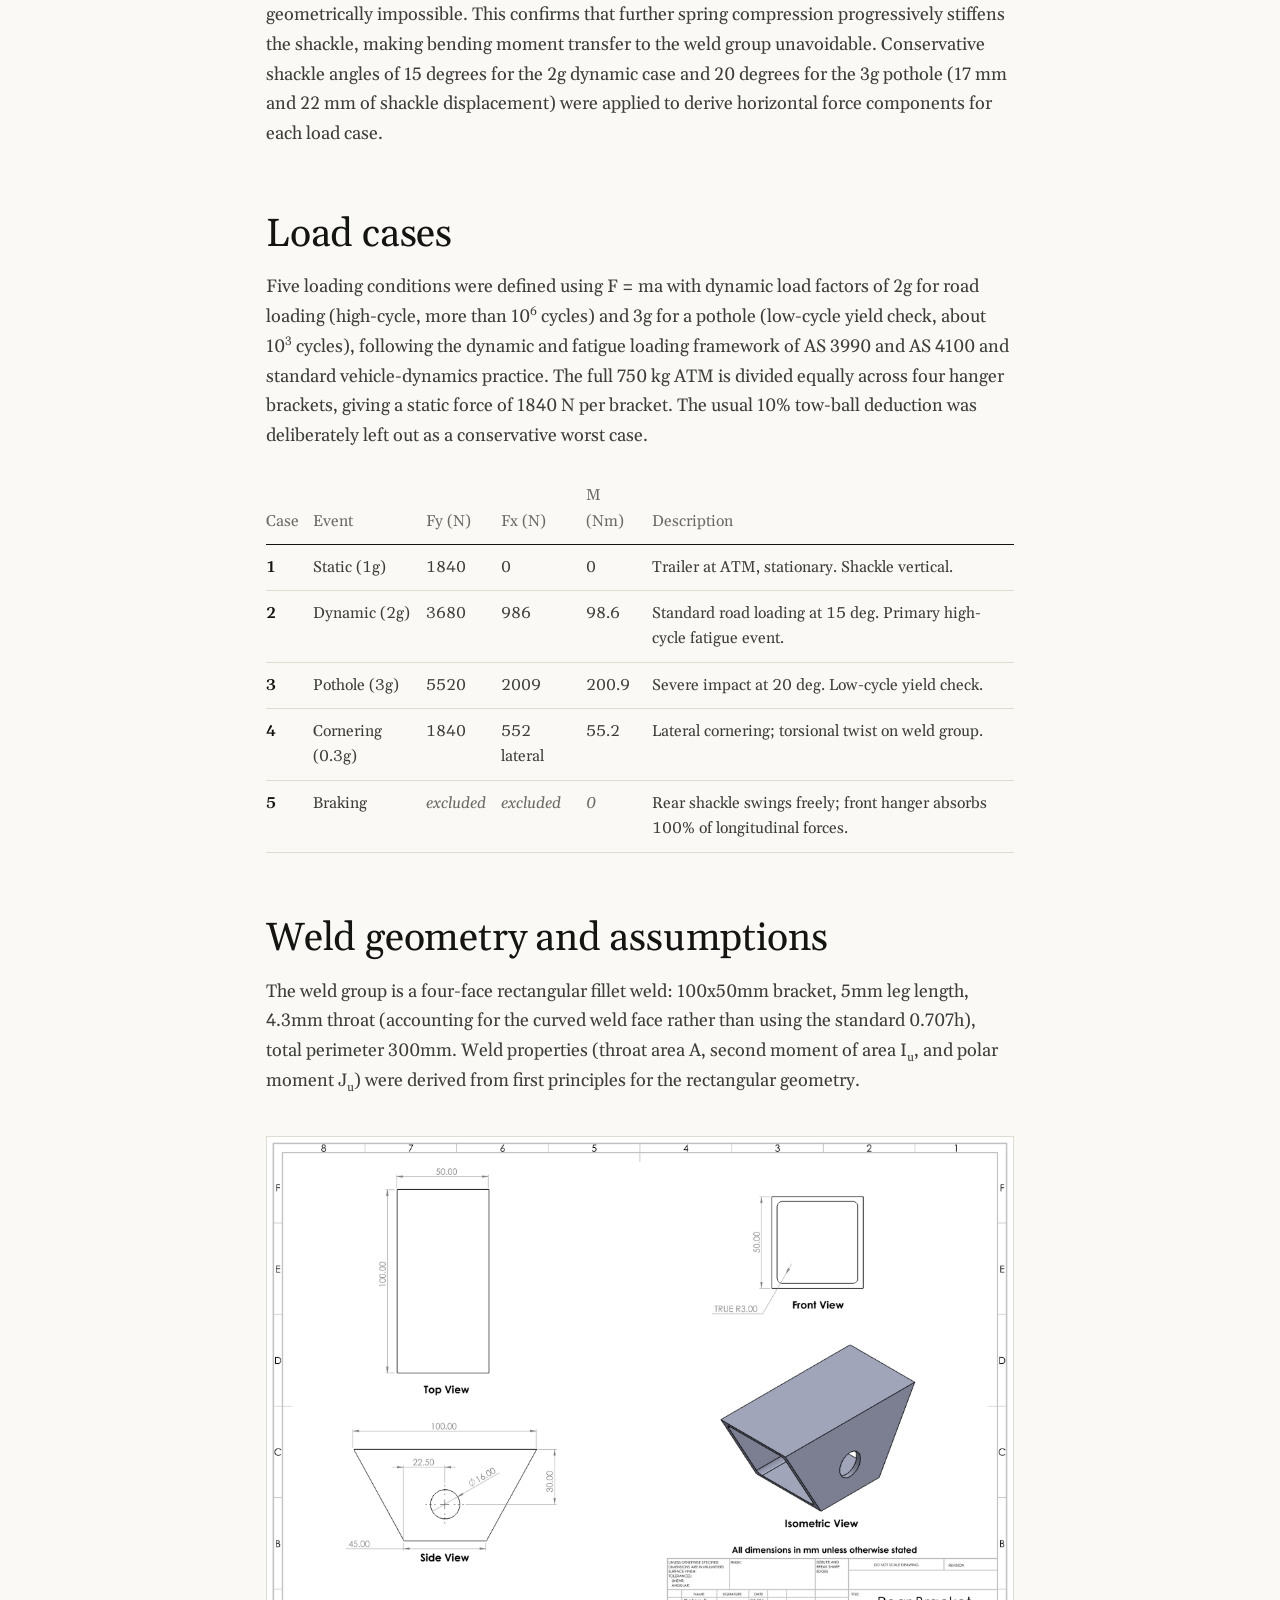
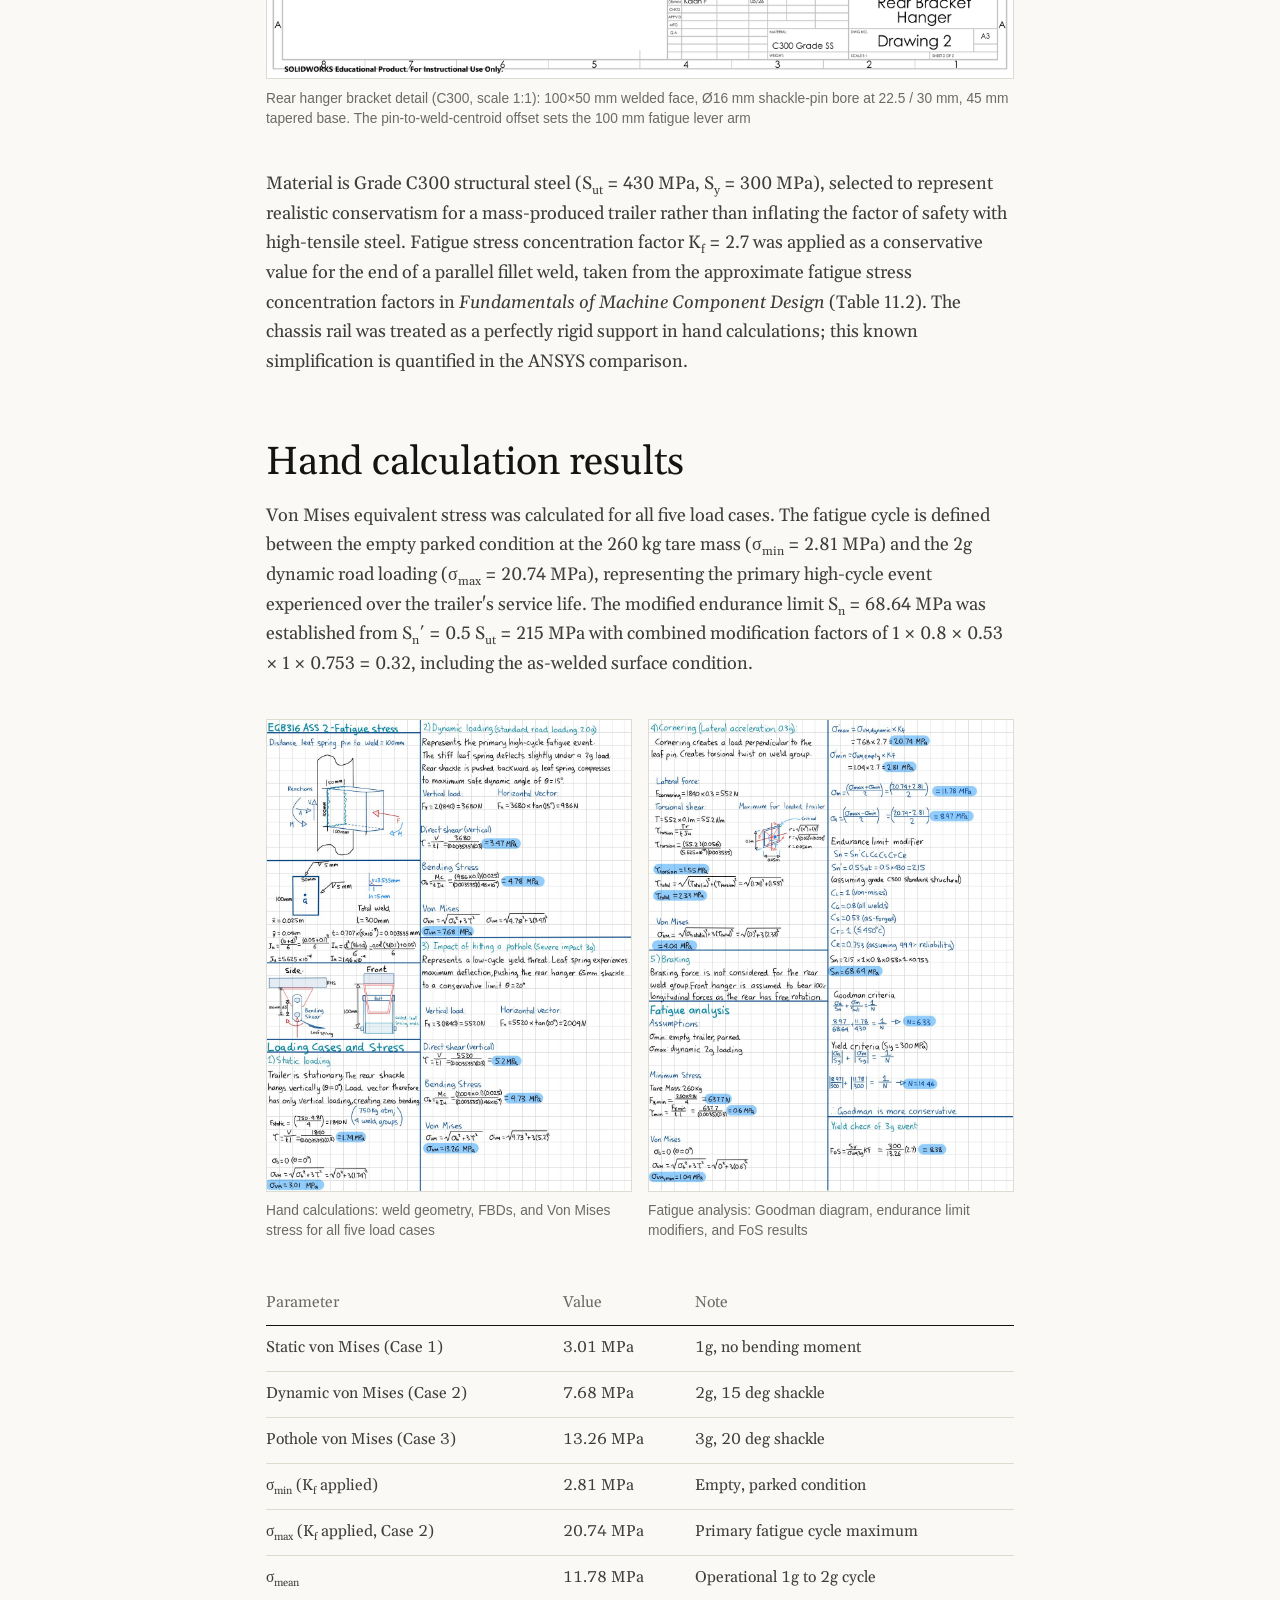
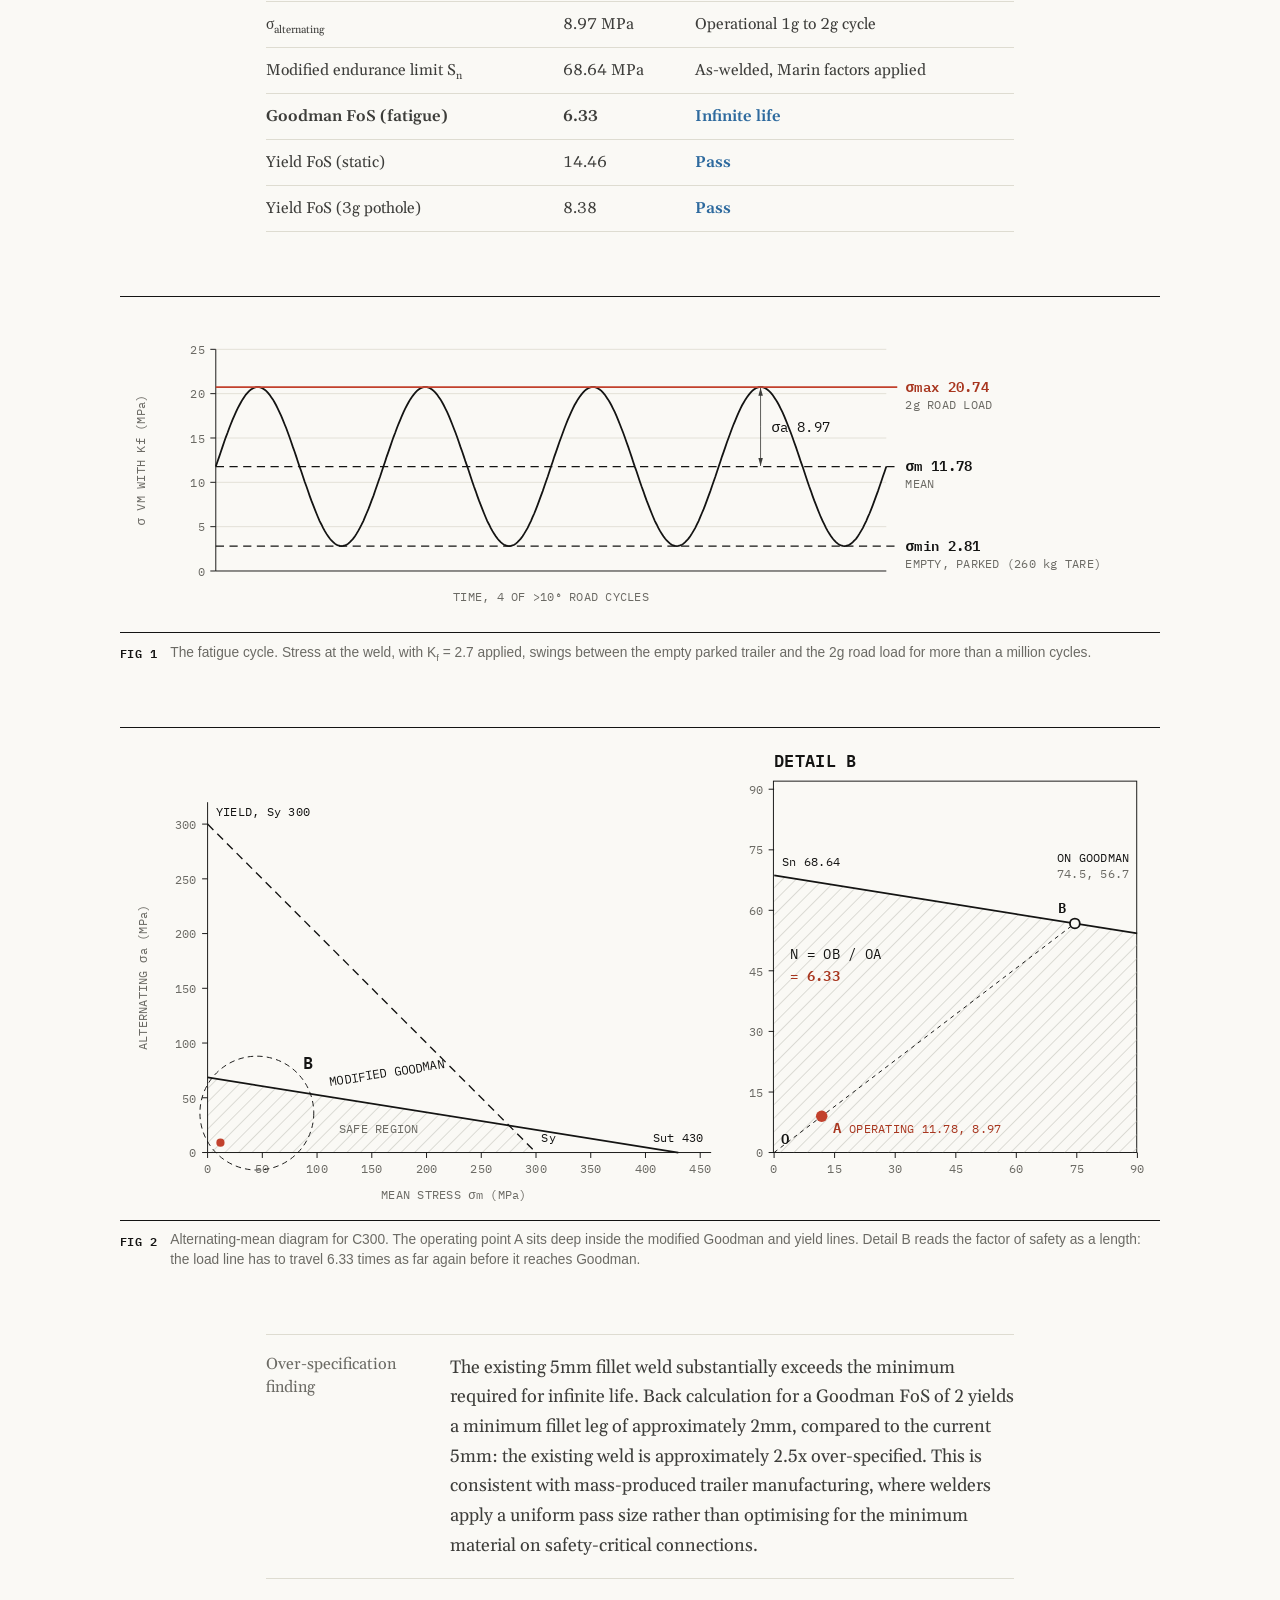
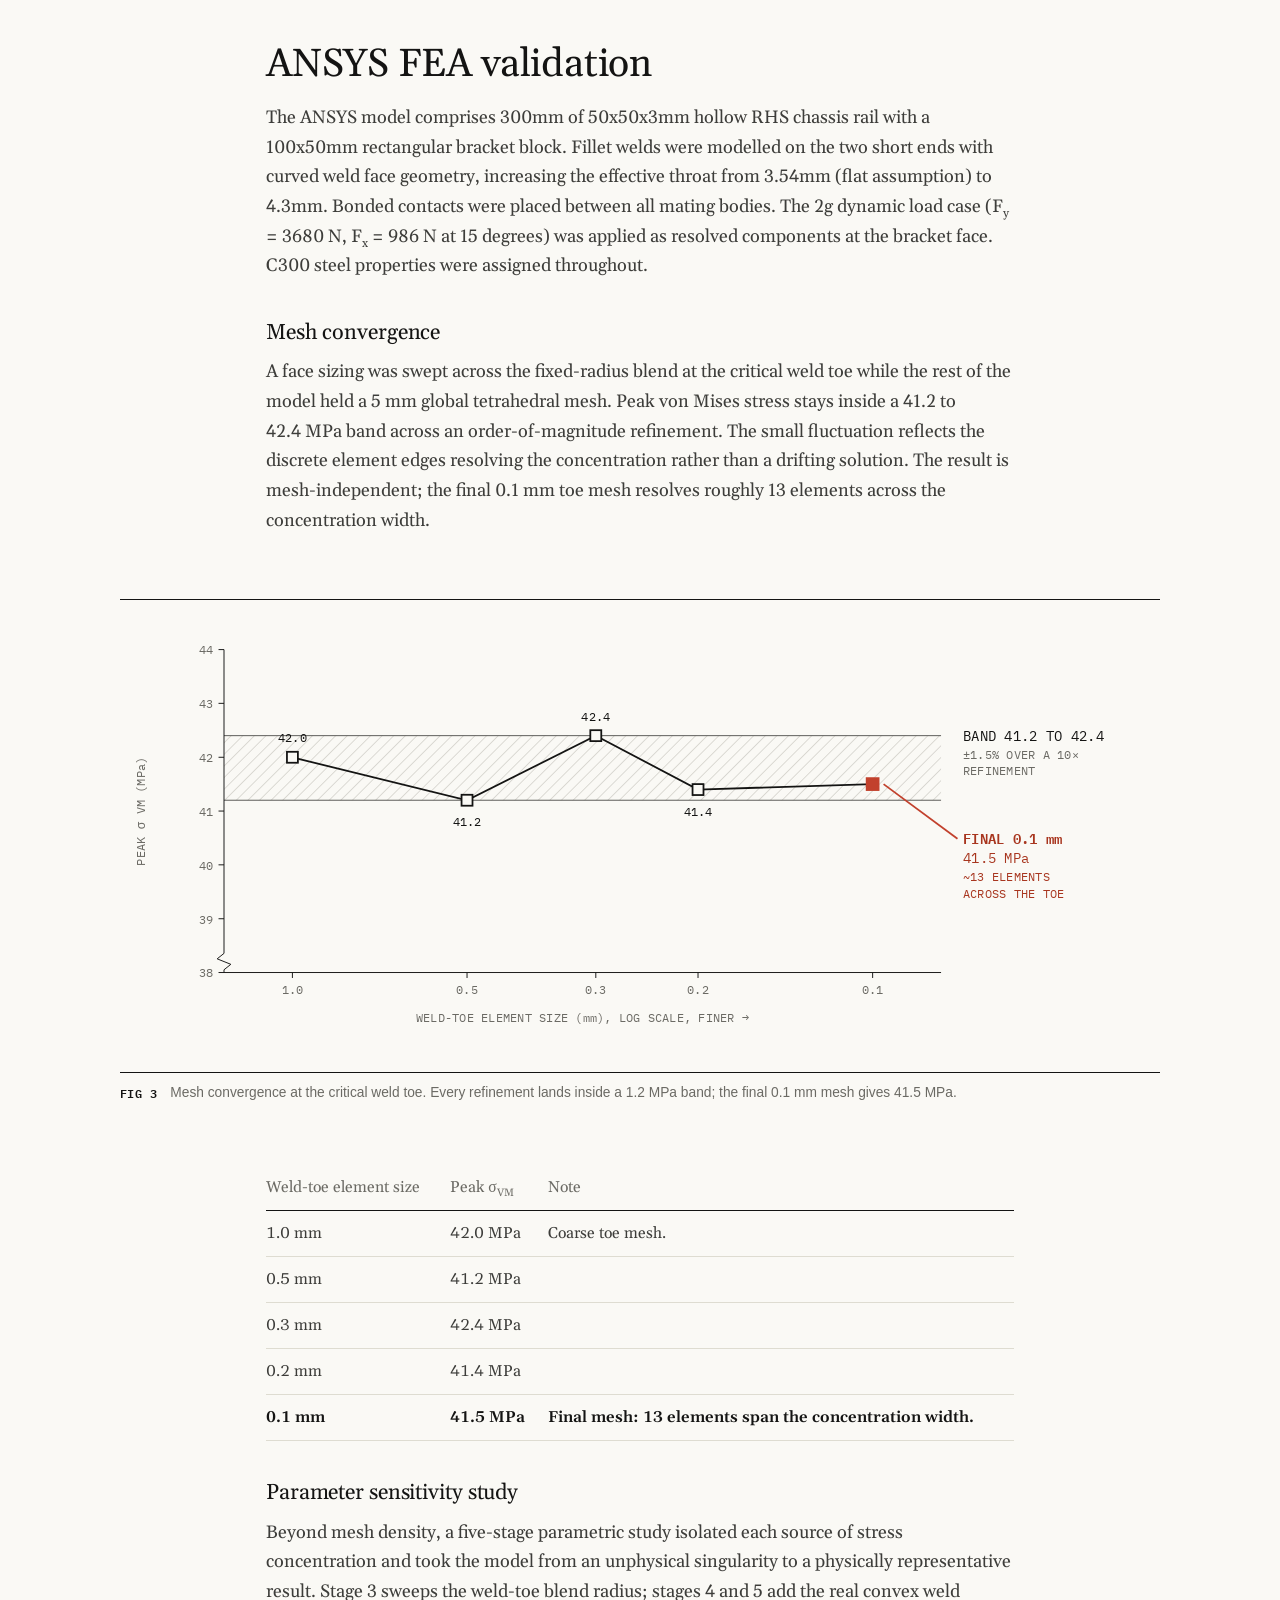
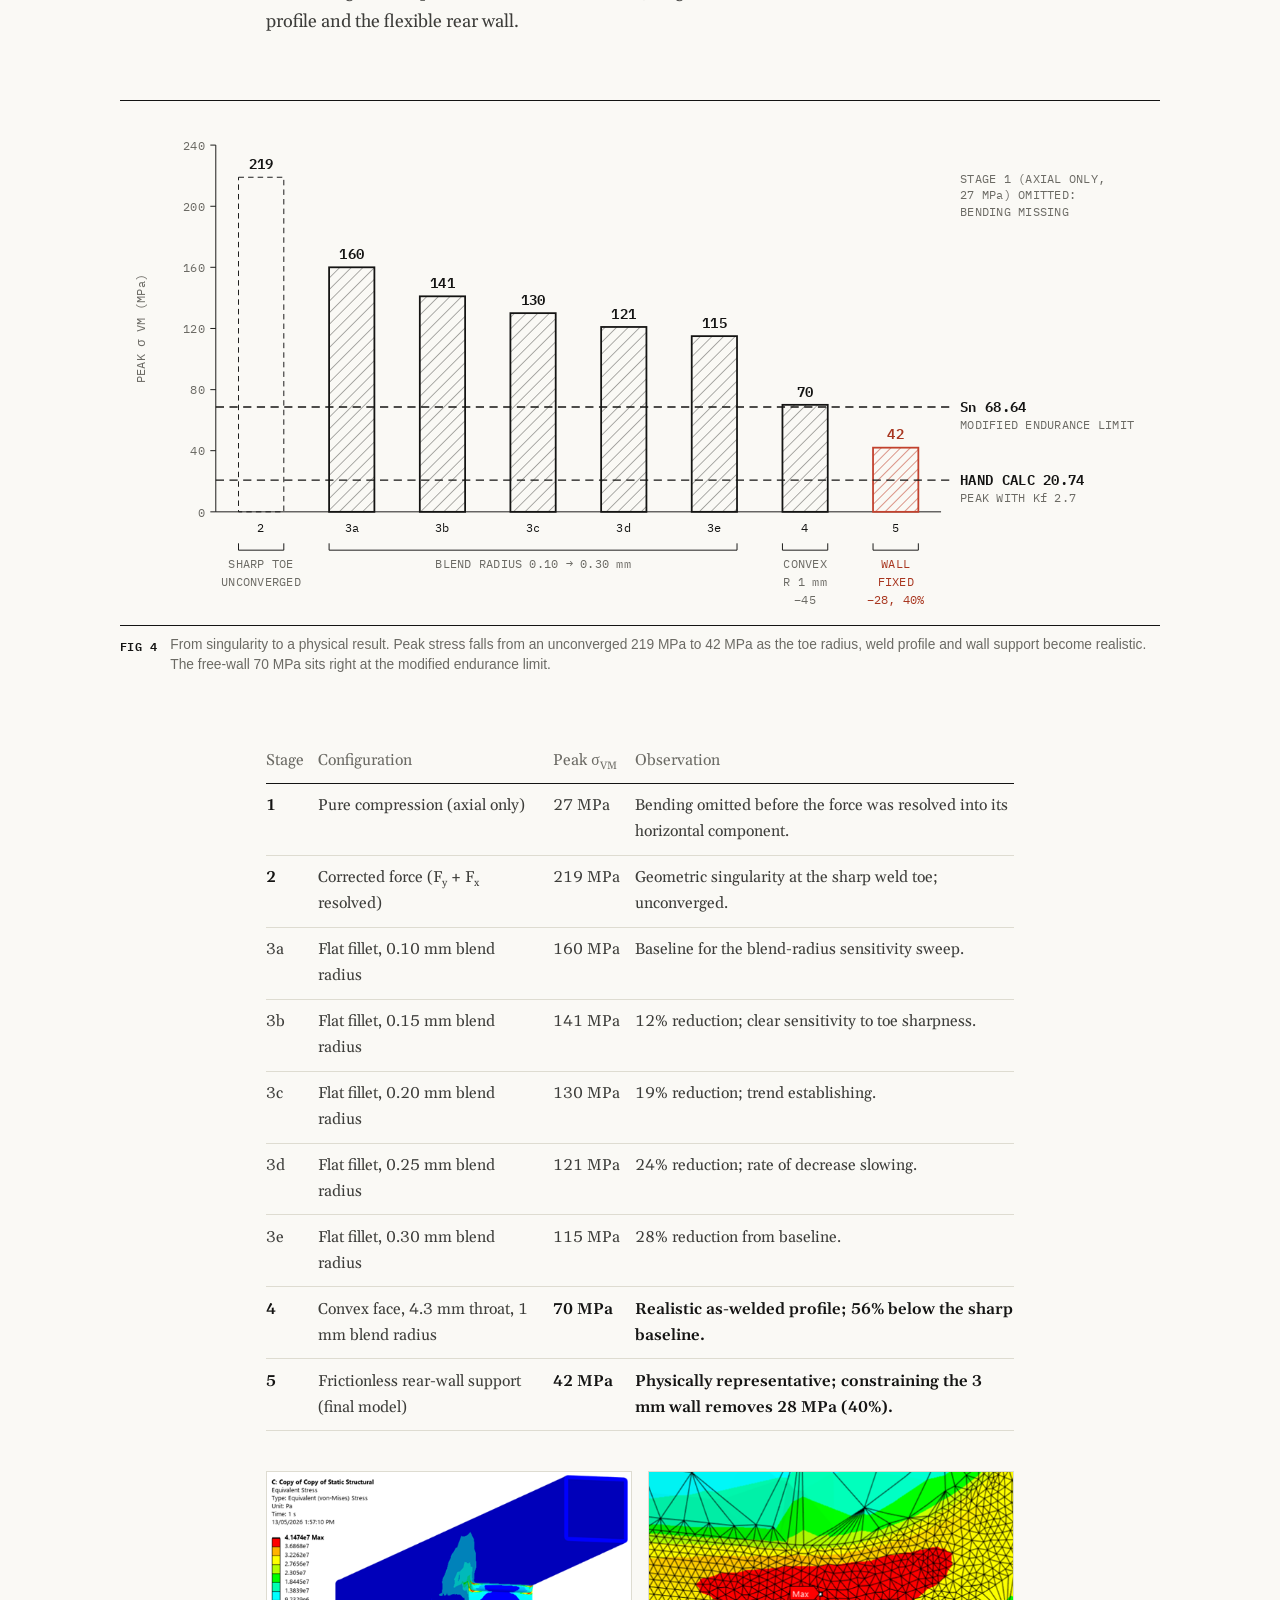
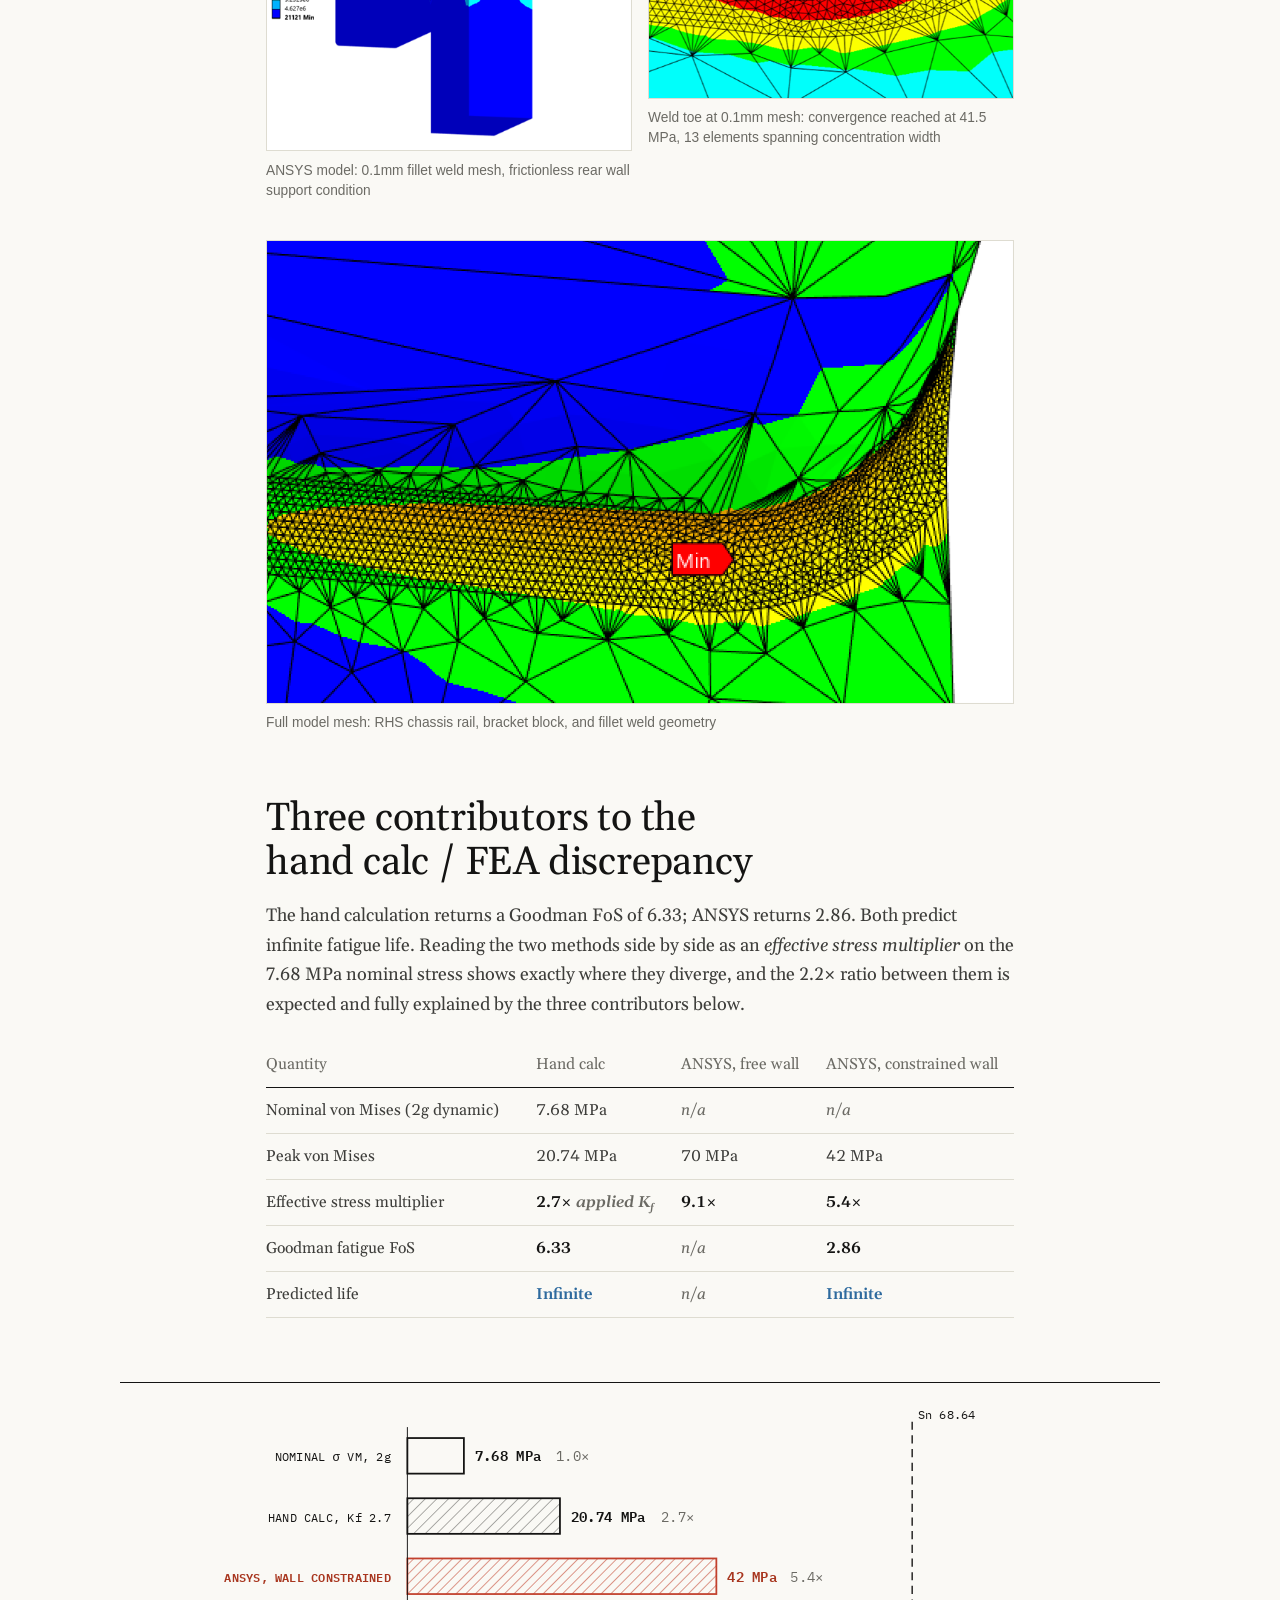
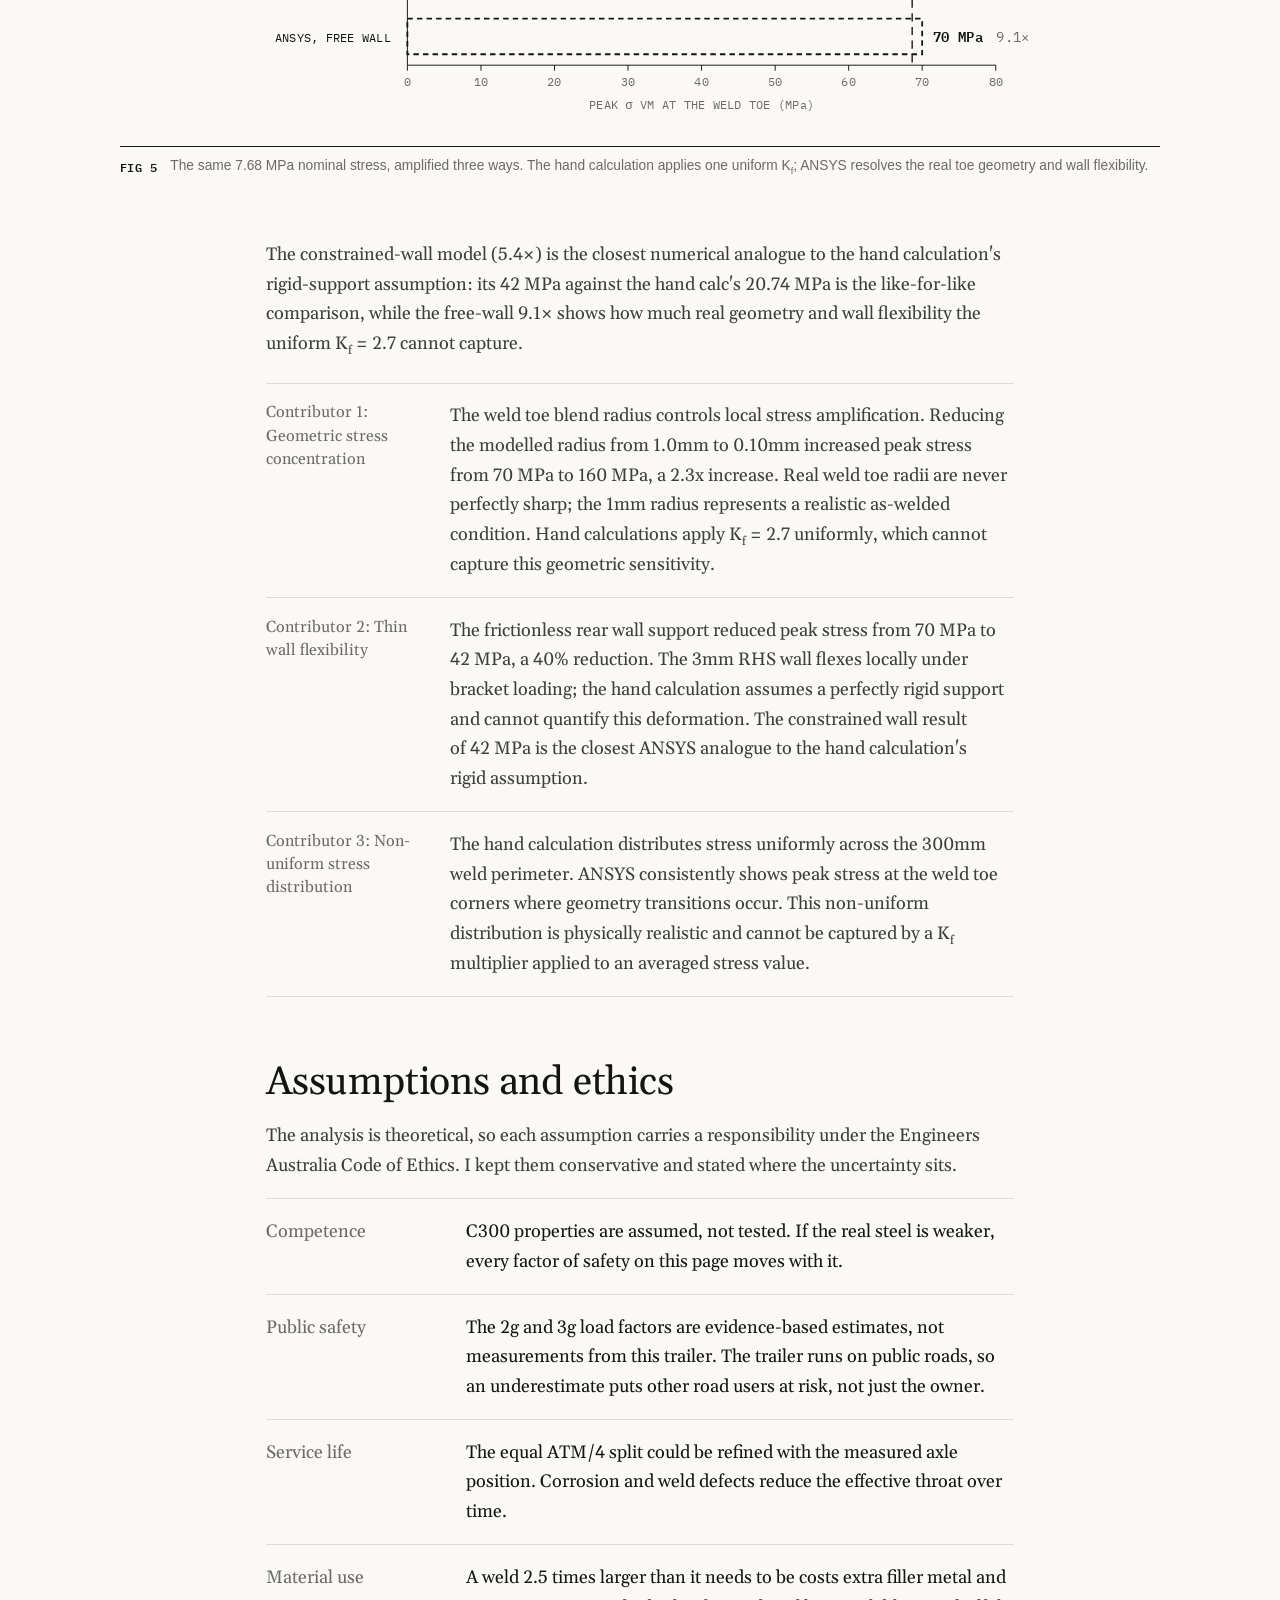
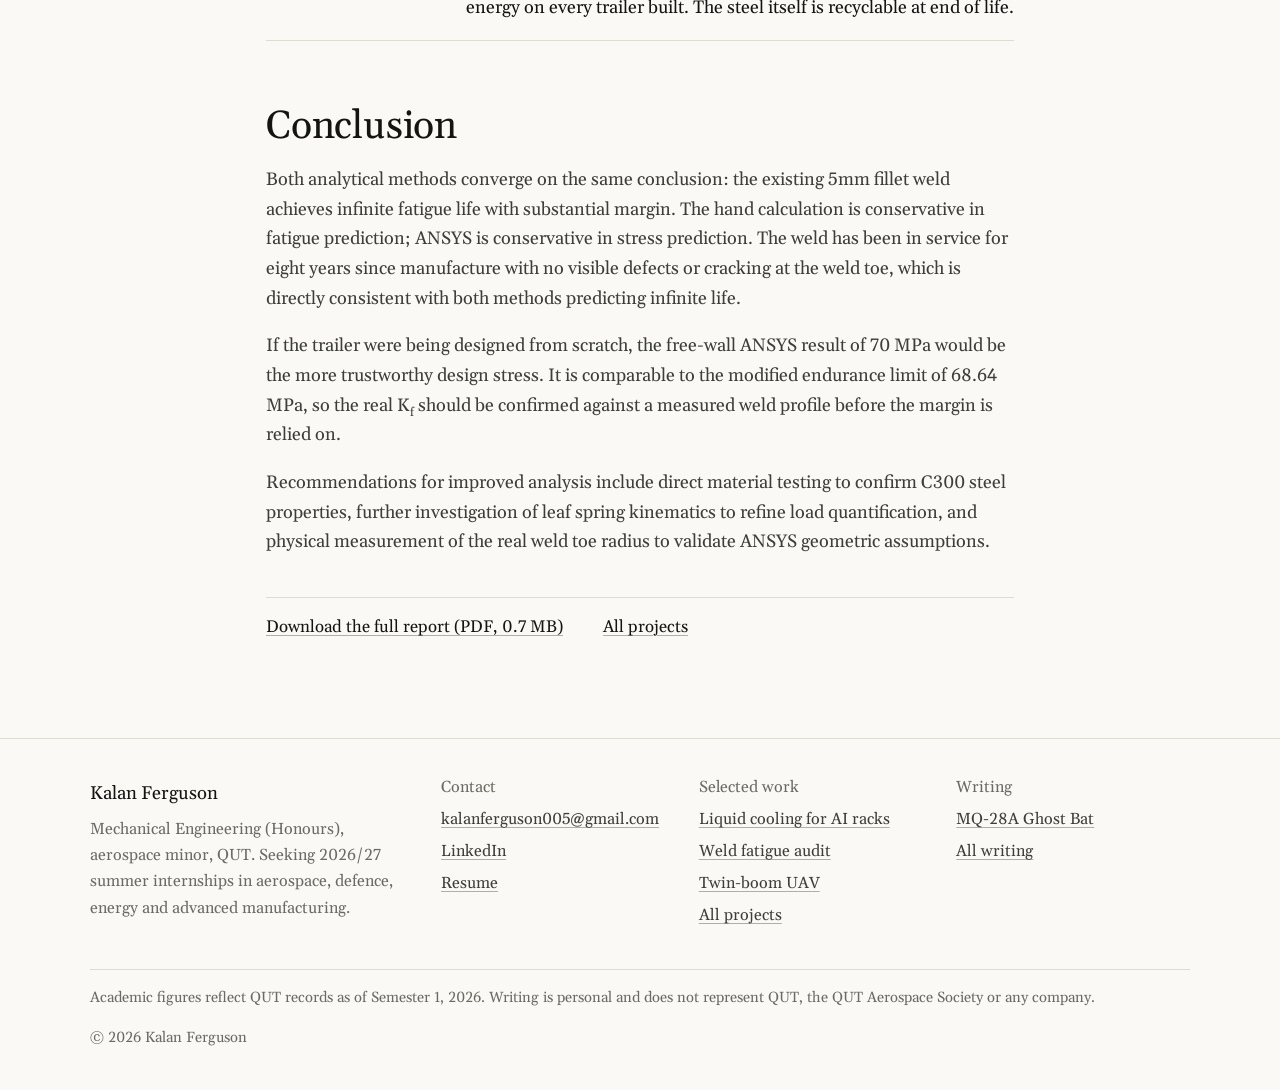
<file: projects/weld-fatigue.html>
<!DOCTYPE html>
<html lang="en">
<head>
<!-- chrome:head -->
<meta charset="UTF-8">
<meta name="viewport" content="width=device-width,initial-scale=1">
<title>Weld Fatigue Design Audit / Kalan Ferguson</title>
<meta name="description" content="Fatigue design audit of a trailer hanger weld: five load cases, Modified Goodman, an ANSYS mesh convergence study and a reconciliation of hand and FEA results.">
<link rel="canonical" href="https://kalanferguson.com/projects/weld-fatigue.html">
<meta property="og:type" content="article">
<meta property="og:site_name" content="Kalan Ferguson">
<meta property="og:title" content="Weld Fatigue Design Audit">
<meta property="og:description" content="Fatigue design audit of a trailer hanger weld: five load cases, Modified Goodman, an ANSYS mesh convergence study and a reconciliation of hand and FEA results.">
<meta property="og:url" content="https://kalanferguson.com/projects/weld-fatigue.html">
<meta property="og:image" content="https://kalanferguson.com/img/og/weld-fatigue.jpg">
<meta property="og:image:width" content="1200">
<meta property="og:image:height" content="630">
<meta name="twitter:card" content="summary_large_image">
<link rel="icon" type="image/png" sizes="32x32" href="../img/favicon-32.png">
<link rel="apple-touch-icon" href="../img/apple-touch-icon.png">
<link rel="preconnect" href="https://fonts.googleapis.com">
<link rel="preconnect" href="https://fonts.gstatic.com" crossorigin>
<link rel="stylesheet" href="https://fonts.googleapis.com/css2?family=Gelasio:ital,wght@0,400;0,500;0,600;1,400&display=swap">
<link rel="stylesheet" href="../site.css">
<link rel="stylesheet" href="project-style.css">
<script>document.documentElement.classList.add('js')</script>
<script src="../site.js" defer></script>
<script data-goatcounter="https://kalanferguson.goatcounter.com/count" async src="https://gc.zgo.at/count.js"></script>
<!-- /chrome:head -->
<style>
@import url("https://fonts.googleapis.com/css2?family=IBM+Plex+Mono:wght@400;600&display=swap");
/* wd:css */
.wd text { font-family: "IBM Plex Mono", Consolas, "Courier New", monospace; font-size: 10.5px; fill: var(--ink,#141413); letter-spacing: 0.02em; }
.wd .s { font-size: 9px; } .wd .l { font-size: 12.5px; } .wd .xl { font-size: 14px; font-weight: 600; }
.wd .m { fill: var(--muted,#6B6A64); } .wd .r { fill: var(--red-ink,#A8361F); } .wd .b { font-weight: 600; }
.wd :is(line, path, polyline, circle, rect, polygon):not([fill]) { fill: none; }
.wd .ln { stroke: var(--ink,#141413); stroke-width: 1.3; }
.wd .th { stroke: var(--ink,#141413); stroke-width: 0.7; }
.wd .dm { stroke: var(--ink-2,#3D3D3A); stroke-width: 0.6; }
.wd .gr { stroke: var(--hair,#DEDCD1); stroke-width: 0.6; fill: none; }
.wd .cl { stroke: var(--ink-2,#3D3D3A); stroke-width: 0.6; fill: none; stroke-dasharray: 14 3 2 3; }
.wd .hid { stroke: var(--ink,#141413); stroke-width: 1; fill: none; stroke-dasharray: 6 4; }
.wd .rd { stroke: var(--red,#C2412D); stroke-width: 1.3; }
/* /wd:css */
/* drawing-sheet figures for this page */
.wd-fig { --fw: min(1040px, calc(100vw - 2 * var(--gutter))); width: var(--fw); margin: var(--s-6) 0 var(--s-6) calc(50% - var(--fw) / 2); }

.wd-fig .sc { overflow-x: auto; -webkit-overflow-scrolling: touch; border-top: 1.5px solid var(--ink); border-bottom: 1px solid var(--ink); padding: 14px 0 6px; }
.wd-fig svg { width: 100%; min-width: 620px; height: auto; display: block; }
.wd-fig figcaption { display: grid; grid-template-columns: auto minmax(0, 1fr); gap: 0 0.8rem; }
.wd-fig figcaption b { font-family: "IBM Plex Mono", Consolas, monospace; font-weight: 600; font-size: 0.78rem; letter-spacing: 0.04em; color: var(--ink); padding-top: 0.1rem; }
@media (max-width: 700px) { .wd-fig .sc::after { content: "Scroll sideways for the full chart"; display: block; font-family: var(--f-sans); font-size: 0.78rem; color: var(--muted); padding-top: 6px; } }
</style>
</head>
<body>

<!-- chrome:header -->
<a class="skip" href="#main">Skip to content</a>
<header class="site-head">
  <div class="wrap">
    <a class="brand" href="../index.html"><img src="../img/kf-logo-96.png" alt="" width="28" height="28">Kalan Ferguson</a>
    <button class="nav-toggle" type="button" aria-expanded="false" aria-controls="site-nav">Menu</button>
    <nav id="site-nav" aria-label="Main">
      <ul class="nav-list">
        <li><a href="../index.html#work">Work</a></li>
        <li><a href="../writing.html">Writing</a></li>
        <li><a href="../index.html#about">About</a></li>
        <li><a href="../resume.html">Resume</a></li>
        <li><a href="#contact">Contact</a></li>
      </ul>
    </nav>
  </div>
</header>
<!-- /chrome:header -->
<main id="main">

<div class="proj-hero">
<figure class="hero-img"><img src="../img/projects/weld-suspension.webp" width="1800" height="1188" alt="Underside of the 750 kg box trailer: the leaf spring runs from a fixed hanger on the left to the rear hanger and swinging shackle on the right, both welded to the chassis rail."><figcaption>The trailer's leaf spring suspension. The rear hanger, right, with its swinging shackle, carries the audited weld.</figcaption></figure>
<div class="inner">
<div class="tag">EGB316 / Design of Machine Elements</div>
<h1>Weld Fatigue Design Audit</h1>
<div class="meta">Kalan Ferguson / Semester 1, 2026 / Individual</div>
</div>
</div>

<div class="specs-bar"><div class="specs-row">
<div class="spec-item"><div class="k">Material</div><div class="v">C300 Steel</div></div>
<div class="spec-item"><div class="k">Fatigue FoS</div><div class="v">6.33 (hand) / 2.86 (FEA)</div></div>
<div class="spec-item"><div class="k">Yield FoS</div><div class="v">14.46</div></div>
<div class="spec-item"><div class="k">Tools</div><div class="v">ANSYS / SolidWorks</div></div>
</div></div>

<div class="article">

<h2>Overview</h2>
<p>A complete fatigue design audit of the fillet-welded leaf spring rear hanger bracket on a 750 kg ATM single-axle box trailer. The analysis proceeds through functional load path identification, weld group stress calculation across five loading conditions, Modified Goodman infinite-life verification, and ANSYS FEA validation with a full mesh convergence and boundary condition sensitivity study. Both methods confirm infinite fatigue life; their discrepancy is quantified and explained through three identified stress contributors.</p>

<div class="img-grid">
<div class="img-block"><img src="../img/projects/weld-bracket-iso.jpg" alt="Leaf spring hanger bracket isometric view"><div class="img-caption">Rear leaf spring hanger bracket: fillet weld to 50x50x3mm RHS chassis rail</div></div>
<div class="img-block"><img src="../img/projects/weld-bracket-rear.jpg" alt="Leaf spring hanger bracket rear view"><div class="img-caption">Rear view showing fillet weld profile and RHS rail interface</div></div>
</div>

<h2>Functional analysis</h2>
<p>The box trailer uses a conventional single-axle leaf spring system with U-bolts constraining the leaves. The rear shackle connects the spring eye to the hanger bracket via a 70mm rigid link, with a pin-to-weld-centroid distance of 100mm. This 100mm lever arm is the critical force multiplier generating bending moments on the weld group.</p>

<div class="img-block"><img src="../img/projects/weld-drawing-assembly.png" alt="SolidWorks general-arrangement drawing of the 750 kg box trailer leaf spring system with bill of materials"><div class="img-caption">SolidWorks GA drawing: 750 kg box-trailer leaf spring assembly. Item 8 is the 50&times;50&times;3 RHS chassis rail carrying the welded front and rear hanger brackets; item 9 the rear shackle (70 mm)</div></div>

<p>A comparative lever arm analysis was performed to identify the critical hanger. The front hanger is fixed directly to the chassis rail with a lever arm of approximately 30mm. During braking, the front hanger absorbs 100% of longitudinal forces; the rear shackle swings freely and cannot transmit them. However, the rear hanger's 100mm lever arm multiplies dynamic thrust from leaf spring compression into bending moments more than 3x higher than the front hanger under equivalent loading. The rear hanger is therefore the governing fatigue case.</p>

<div class="img-block"><img src="../img/projects/weld-leaf-spring.jpg" alt="Leaf spring hanger system"><div class="img-caption">Rear leaf spring hanger bracket in the physical trailer suspension system</div></div>

<p>The spring compression geometry was also analysed. The leaf spring arc length of 800mm vs chord length of 690mm means full flattening would require 110mm of horizontal displacement. The rear shackle can only accommodate 70mm, so full flattening is geometrically impossible. This confirms that further spring compression progressively stiffens the shackle, making bending moment transfer to the weld group unavoidable. Conservative shackle angles of 15 degrees for the 2g dynamic case and 20 degrees for the 3g pothole (17 mm and 22 mm of shackle displacement) were applied to derive horizontal force components for each load case.</p>

<h2>Load cases</h2>
<p>Five loading conditions were defined using F = ma with dynamic load factors of 2g for road loading (high-cycle, more than 10<sup>6</sup> cycles) and 3g for a pothole (low-cycle yield check, about 10<sup>3</sup> cycles), following the dynamic and fatigue loading framework of AS 3990 and AS 4100 and standard vehicle-dynamics practice. The full 750 kg ATM is divided equally across four hanger brackets, giving a static force of 1840 N per bracket. The usual 10% tow-ball deduction was deliberately left out as a conservative worst case.</p>

<div class="table-scroll"><table class="result-table">
<tr><th>Case</th><th>Event</th><th>Fy (N)</th><th>Fx (N)</th><th>M (Nm)</th><th>Description</th></tr>
<tr><td class="hi">1</td><td>Static (1g)</td><td>1840</td><td>0</td><td>0</td><td>Trailer at ATM, stationary. Shackle vertical.</td></tr>
<tr><td class="hi">2</td><td>Dynamic (2g)</td><td>3680</td><td>986</td><td>98.6</td><td>Standard road loading at 15 deg. Primary high-cycle fatigue event.</td></tr>
<tr><td class="hi">3</td><td>Pothole (3g)</td><td>5520</td><td>2009</td><td>200.9</td><td>Severe impact at 20 deg. Low-cycle yield check.</td></tr>
<tr><td class="hi">4</td><td>Cornering (0.3g)</td><td>1840</td><td>552 lateral</td><td>55.2</td><td>Lateral cornering; torsional twist on weld group.</td></tr>
<tr><td class="hi">5</td><td>Braking</td><td class="dim">excluded</td><td class="dim">excluded</td><td class="dim">0</td><td>Rear shackle swings freely; front hanger absorbs 100% of longitudinal forces.</td></tr>
</table></div>

<h2>Weld geometry and assumptions</h2>
<p>The weld group is a four-face rectangular fillet weld: 100x50mm bracket, 5mm leg length, 4.3mm throat (accounting for the curved weld face rather than using the standard 0.707h), total perimeter 300mm. Weld properties (throat area A, second moment of area I<sub>u</sub>, and polar moment J<sub>u</sub>) were derived from first principles for the rectangular geometry.</p>

<div class="img-block"><img src="../img/projects/weld-drawing-bracket.png" alt="SolidWorks detail drawing of the rear hanger bracket with dimensions"><div class="img-caption">Rear hanger bracket detail (C300, scale 1:1): 100&times;50 mm welded face, &Oslash;16 mm shackle-pin bore at 22.5 / 30 mm, 45 mm tapered base. The pin-to-weld-centroid offset sets the 100 mm fatigue lever arm</div></div>
<p>Material is Grade C300 structural steel (S<sub>ut</sub> = 430 MPa, S<sub>y</sub> = 300 MPa), selected to represent realistic conservatism for a mass-produced trailer rather than inflating the factor of safety with high-tensile steel. Fatigue stress concentration factor K<sub>f</sub> = 2.7 was applied as a conservative value for the end of a parallel fillet weld, taken from the approximate fatigue stress concentration factors in <em>Fundamentals of Machine Component Design</em> (Table 11.2). The chassis rail was treated as a perfectly rigid support in hand calculations; this known simplification is quantified in the ANSYS comparison.</p>

<h2>Hand calculation results</h2>
<p>Von Mises equivalent stress was calculated for all five load cases. The fatigue cycle is defined between the empty parked condition at the 260 kg tare mass (σ<sub>min</sub> = 2.81 MPa) and the 2g dynamic road loading (σ<sub>max</sub> = 20.74 MPa), representing the primary high-cycle event experienced over the trailer's service life. The modified endurance limit S<sub>n</sub> = 68.64 MPa was established from S<sub>n</sub>&prime; = 0.5 S<sub>ut</sub> = 215 MPa with combined modification factors of 1 &times; 0.8 &times; 0.53 &times; 1 &times; 0.753 = 0.32, including the as-welded surface condition.</p>

<div class="img-grid">
<div class="img-block"><img src="../img/projects/weld-calcs-v2-p1.jpg" alt="Hand calculations page 1"><div class="img-caption">Hand calculations: weld geometry, FBDs, and Von Mises stress for all five load cases</div></div>
<div class="img-block"><img src="../img/projects/weld-calcs-v2-p2.jpg" alt="Hand calculations page 2"><div class="img-caption">Fatigue analysis: Goodman diagram, endurance limit modifiers, and FoS results</div></div>
</div>

<div class="table-scroll"><table class="result-table">
<tr><th>Parameter</th><th>Value</th><th>Note</th></tr>
<tr><td>Static von Mises (Case 1)</td><td>3.01&nbsp;MPa</td><td>1g, no bending moment</td></tr>
<tr><td>Dynamic von Mises (Case 2)</td><td>7.68&nbsp;MPa</td><td>2g, 15 deg shackle</td></tr>
<tr><td>Pothole von Mises (Case 3)</td><td>13.26&nbsp;MPa</td><td>3g, 20 deg shackle</td></tr>
<tr><td>σ<sub>min</sub> (K<sub>f</sub> applied)</td><td>2.81&nbsp;MPa</td><td>Empty, parked condition</td></tr>
<tr><td>σ<sub>max</sub> (K<sub>f</sub> applied, Case 2)</td><td>20.74&nbsp;MPa</td><td>Primary fatigue cycle maximum</td></tr>
<tr><td>σ<sub>mean</sub></td><td>11.78&nbsp;MPa</td><td>Operational 1g to 2g cycle</td></tr>
<tr><td>σ<sub>alternating</sub></td><td>8.97&nbsp;MPa</td><td>Operational 1g to 2g cycle</td></tr>
<tr><td>Modified endurance limit S<sub>n</sub></td><td>68.64&nbsp;MPa</td><td>As-welded, Marin factors applied</td></tr>
<tr><td><strong>Goodman FoS (fatigue)</strong></td><td><strong>6.33</strong></td><td><span class="pass">Infinite life</span></td></tr>
<tr><td>Yield FoS (static)</td><td>14.46</td><td><span class="pass">Pass</span></td></tr>
<tr><td>Yield FoS (3g pothole)</td><td>8.38</td><td><span class="pass">Pass</span></td></tr>
</table></div>

<figure class="wd-fig"><div class="sc"><!-- fig:cycle --><svg class="wd" viewBox="0 0 760 230" xmlns="http://www.w3.org/2000/svg" role="img" aria-label="Stress-time history of the fatigue cycle: von Mises stress with Kf applied oscillates between 2.81 MPa empty and parked and 20.74 MPa under the 2g road load, a mean of 11.78 MPa and an alternating amplitude of 8.97 MPa, for more than a million cycles."><defs></defs><line x1="66.0" y1="190.0" x2="70.0" y2="190.0" class="th"/><text x="62.0" y="193.5" class="s m" text-anchor="end">0</text><line x1="66.0" y1="157.6" x2="70.0" y2="157.6" class="th"/><text x="62.0" y="161.1" class="s m" text-anchor="end">5</text><line x1="70.0" y1="157.6" x2="560.0" y2="157.6" class="gr"/><line x1="66.0" y1="125.2" x2="70.0" y2="125.2" class="th"/><text x="62.0" y="128.7" class="s m" text-anchor="end">10</text><line x1="70.0" y1="125.2" x2="560.0" y2="125.2" class="gr"/><line x1="66.0" y1="92.8" x2="70.0" y2="92.8" class="th"/><text x="62.0" y="96.3" class="s m" text-anchor="end">15</text><line x1="70.0" y1="92.8" x2="560.0" y2="92.8" class="gr"/><line x1="66.0" y1="60.4" x2="70.0" y2="60.4" class="th"/><text x="62.0" y="63.9" class="s m" text-anchor="end">20</text><line x1="70.0" y1="60.4" x2="560.0" y2="60.4" class="gr"/><line x1="66.0" y1="28.0" x2="70.0" y2="28.0" class="th"/><text x="62.0" y="31.5" class="s m" text-anchor="end">25</text><line x1="70.0" y1="28.0" x2="560.0" y2="28.0" class="gr"/><line x1="70.0" y1="28.0" x2="70.0" y2="190.0" class="th"/><line x1="70.0" y1="190.0" x2="560.0" y2="190.0" class="th"/><text x="18.0" y="109.0" class="s m" text-anchor="middle" transform="rotate(-90 18.0 109.0)">σ VM WITH Kf (MPa)</text><text x="315.0" y="212.0" class="s m" text-anchor="middle">TIME, 4 OF >10⁶ ROAD CYCLES</text><path d="M70.0,113.7 L71.2,110.1 L72.5,106.4 L73.7,102.8 L74.9,99.3 L76.1,95.7 L77.3,92.3 L78.6,89.0 L79.8,85.7 L81.0,82.6 L82.2,79.6 L83.5,76.7 L84.7,73.9 L85.9,71.3 L87.2,68.9 L88.4,66.7 L89.6,64.6 L90.8,62.8 L92.0,61.1 L93.3,59.7 L94.5,58.4 L95.7,57.4 L97.0,56.6 L98.2,56.1 L99.4,55.7 L100.6,55.6 L101.8,55.7 L103.1,56.1 L104.3,56.6 L105.5,57.4 L106.8,58.4 L108.0,59.7 L109.2,61.1 L110.4,62.8 L111.7,64.6 L112.9,66.7 L114.1,68.9 L115.3,71.3 L116.5,73.9 L117.8,76.7 L119.0,79.6 L120.2,82.6 L121.5,85.7 L122.7,89.0 L123.9,92.3 L125.1,95.7 L126.3,99.3 L127.6,102.8 L128.8,106.4 L130.0,110.1 L131.2,113.7 L132.5,117.3 L133.7,121.0 L134.9,124.6 L136.2,128.1 L137.4,131.6 L138.6,135.1 L139.8,138.4 L141.1,141.7 L142.3,144.8 L143.5,147.8 L144.7,150.7 L145.9,153.5 L147.2,156.0 L148.4,158.5 L149.6,160.7 L150.8,162.7 L152.1,164.6 L153.3,166.3 L154.5,167.7 L155.8,168.9 L157.0,170.0 L158.2,170.8 L159.4,171.3 L160.7,171.7 L161.9,171.8 L163.1,171.7 L164.3,171.3 L165.6,170.8 L166.8,170.0 L168.0,168.9 L169.2,167.7 L170.4,166.3 L171.7,164.6 L172.9,162.7 L174.1,160.7 L175.3,158.5 L176.6,156.0 L177.8,153.5 L179.0,150.7 L180.2,147.8 L181.5,144.8 L182.7,141.7 L183.9,138.4 L185.2,135.1 L186.4,131.6 L187.6,128.1 L188.8,124.6 L190.1,121.0 L191.3,117.3 L192.5,113.7 L193.7,110.1 L194.9,106.4 L196.2,102.8 L197.4,99.3 L198.6,95.7 L199.8,92.3 L201.1,89.0 L202.3,85.7 L203.5,82.6 L204.8,79.6 L206.0,76.7 L207.2,73.9 L208.4,71.3 L209.7,68.9 L210.9,66.7 L212.1,64.6 L213.3,62.8 L214.6,61.1 L215.8,59.7 L217.0,58.4 L218.2,57.4 L219.4,56.6 L220.7,56.1 L221.9,55.7 L223.1,55.6 L224.3,55.7 L225.6,56.1 L226.8,56.6 L228.0,57.4 L229.2,58.4 L230.5,59.7 L231.7,61.1 L232.9,62.8 L234.2,64.6 L235.4,66.7 L236.6,68.9 L237.8,71.3 L239.1,73.9 L240.3,76.7 L241.5,79.6 L242.7,82.6 L243.9,85.7 L245.2,89.0 L246.4,92.3 L247.6,95.7 L248.8,99.3 L250.1,102.8 L251.3,106.4 L252.5,110.1 L253.8,113.7 L255.0,117.3 L256.2,121.0 L257.4,124.6 L258.6,128.1 L259.9,131.6 L261.1,135.1 L262.3,138.4 L263.6,141.7 L264.8,144.8 L266.0,147.8 L267.2,150.7 L268.4,153.5 L269.7,156.0 L270.9,158.5 L272.1,160.7 L273.4,162.7 L274.6,164.6 L275.8,166.3 L277.0,167.7 L278.2,168.9 L279.5,170.0 L280.7,170.8 L281.9,171.3 L283.1,171.7 L284.4,171.8 L285.6,171.7 L286.8,171.3 L288.1,170.8 L289.3,170.0 L290.5,168.9 L291.7,167.7 L292.9,166.3 L294.2,164.6 L295.4,162.7 L296.6,160.7 L297.9,158.5 L299.1,156.0 L300.3,153.5 L301.5,150.7 L302.8,147.8 L304.0,144.8 L305.2,141.7 L306.4,138.4 L307.6,135.1 L308.9,131.6 L310.1,128.1 L311.3,124.6 L312.6,121.0 L313.8,117.3 L315.0,113.7 L316.2,110.1 L317.4,106.4 L318.7,102.8 L319.9,99.3 L321.1,95.7 L322.4,92.3 L323.6,89.0 L324.8,85.7 L326.0,82.6 L327.2,79.6 L328.5,76.7 L329.7,73.9 L330.9,71.3 L332.1,68.9 L333.4,66.7 L334.6,64.6 L335.8,62.8 L337.1,61.1 L338.3,59.7 L339.5,58.4 L340.7,57.4 L341.9,56.6 L343.2,56.1 L344.4,55.7 L345.6,55.6 L346.9,55.7 L348.1,56.1 L349.3,56.6 L350.5,57.4 L351.8,58.4 L353.0,59.7 L354.2,61.1 L355.4,62.8 L356.6,64.6 L357.9,66.7 L359.1,68.9 L360.3,71.3 L361.6,73.9 L362.8,76.7 L364.0,79.6 L365.2,82.6 L366.4,85.7 L367.7,89.0 L368.9,92.3 L370.1,95.7 L371.4,99.3 L372.6,102.8 L373.8,106.4 L375.0,110.1 L376.2,113.7 L377.5,117.3 L378.7,121.0 L379.9,124.6 L381.1,128.1 L382.4,131.6 L383.6,135.1 L384.8,138.4 L386.1,141.7 L387.3,144.8 L388.5,147.8 L389.7,150.7 L390.9,153.5 L392.2,156.0 L393.4,158.5 L394.6,160.7 L395.9,162.7 L397.1,164.6 L398.3,166.3 L399.5,167.7 L400.8,168.9 L402.0,170.0 L403.2,170.8 L404.4,171.3 L405.6,171.7 L406.9,171.8 L408.1,171.7 L409.3,171.3 L410.6,170.8 L411.8,170.0 L413.0,168.9 L414.2,167.7 L415.4,166.3 L416.7,164.6 L417.9,162.7 L419.1,160.7 L420.4,158.5 L421.6,156.0 L422.8,153.5 L424.0,150.7 L425.2,147.8 L426.5,144.8 L427.7,141.7 L428.9,138.4 L430.1,135.1 L431.4,131.6 L432.6,128.1 L433.8,124.6 L435.1,121.0 L436.3,117.3 L437.5,113.7 L438.7,110.1 L439.9,106.4 L441.2,102.8 L442.4,99.3 L443.6,95.7 L444.9,92.3 L446.1,89.0 L447.3,85.7 L448.5,82.6 L449.8,79.6 L451.0,76.7 L452.2,73.9 L453.4,71.3 L454.6,68.9 L455.9,66.7 L457.1,64.6 L458.3,62.8 L459.6,61.1 L460.8,59.7 L462.0,58.4 L463.2,57.4 L464.4,56.6 L465.7,56.1 L466.9,55.7 L468.1,55.6 L469.4,55.7 L470.6,56.1 L471.8,56.6 L473.0,57.4 L474.2,58.4 L475.5,59.7 L476.7,61.1 L477.9,62.8 L479.1,64.6 L480.4,66.7 L481.6,68.9 L482.8,71.3 L484.1,73.9 L485.3,76.7 L486.5,79.6 L487.7,82.6 L488.9,85.7 L490.2,89.0 L491.4,92.3 L492.6,95.7 L493.9,99.3 L495.1,102.8 L496.3,106.4 L497.5,110.1 L498.8,113.7 L500.0,117.3 L501.2,121.0 L502.4,124.6 L503.6,128.1 L504.9,131.6 L506.1,135.1 L507.3,138.4 L508.6,141.7 L509.8,144.8 L511.0,147.8 L512.2,150.7 L513.5,153.5 L514.7,156.0 L515.9,158.5 L517.1,160.7 L518.4,162.7 L519.6,164.6 L520.8,166.3 L522.0,167.7 L523.2,168.9 L524.5,170.0 L525.7,170.8 L526.9,171.3 L528.1,171.7 L529.4,171.8 L530.6,171.7 L531.8,171.3 L533.0,170.8 L534.3,170.0 L535.5,168.9 L536.7,167.7 L538.0,166.3 L539.2,164.6 L540.4,162.7 L541.6,160.7 L542.9,158.5 L544.1,156.0 L545.3,153.5 L546.5,150.7 L547.8,147.8 L549.0,144.8 L550.2,141.7 L551.4,138.4 L552.6,135.1 L553.9,131.6 L555.1,128.1 L556.3,124.6 L557.5,121.0 L558.8,117.3 L560.0,113.7" class="ln"/><line x1="70.0" y1="55.6" x2="568.0" y2="55.6" class="rd" stroke-width="0.8"/><text x="574.0" y="59.1" class="r b" text-anchor="start">σmax 20.74</text><text x="574.0" y="71.6" class="s m" text-anchor="start">2g ROAD LOAD</text><line x1="70.0" y1="113.7" x2="568.0" y2="113.7" class="hid" stroke-width="0.8"/><text x="574.0" y="117.2" class="b" text-anchor="start">σm 11.78</text><text x="574.0" y="129.7" class="s m" text-anchor="start">MEAN</text><line x1="70.0" y1="171.8" x2="568.0" y2="171.8" class="hid" stroke-width="0.8"/><text x="574.0" y="175.3" class="b" text-anchor="start">σmin 2.81</text><text x="574.0" y="187.8" class="s m" text-anchor="start">EMPTY, PARKED (260 kg TARE)</text><line x1="468.1" y1="84.7" x2="468.1" y2="56.1" class="dm"/><polygon points="468.1,56.1 469.8,61.9 466.5,61.9" fill="var(--ink-2,#3D3D3A)"/><line x1="468.1" y1="84.7" x2="468.1" y2="113.2" class="dm"/><polygon points="468.1,113.2 466.5,107.4 469.8,107.4" fill="var(--ink-2,#3D3D3A)"/><text x="476.1" y="88.7" class="" text-anchor="start">σa 8.97</text></svg><!-- /fig:cycle --></div><figcaption><b>FIG 1</b><span>The fatigue cycle. Stress at the weld, with K<sub>f</sub> = 2.7 applied, swings between the empty parked trailer and the 2g road load for more than a million cycles.</span></figcaption></figure>

<figure class="wd-fig"><div class="sc"><!-- fig:am --><svg class="wd" viewBox="0 0 760 345" xmlns="http://www.w3.org/2000/svg" role="img" aria-label="Alternating-mean fatigue diagram for C300 steel with the modified Goodman line from Sn 68.64 MPa to Sut 430 MPa and the yield line from 300 to 300 MPa. The operating point at a mean of 11.78 and an alternating stress of 8.97 MPa sits deep in the safe region. A detail view shows the load line from the origin reaching the Goodman line at 6.33 times the operating stress."><defs><pattern id="wa-h" patternUnits="userSpaceOnUse" width="7" height="7" patternTransform="rotate(45)"><line x1="0" y1="0" x2="0" y2="7" stroke="var(--faint,#B0AEA5)" stroke-width="0.6"/></pattern></defs><polygon points="64.0,300.0 64.0,245.1 284.2,280.2 304.0,300.0" fill="url(#wa-h)"/><line x1="64.0" y1="300.0" x2="64.0" y2="304.0" class="th"/><text x="64.0" y="315.0" class="s m" text-anchor="middle">0</text><line x1="104.0" y1="300.0" x2="104.0" y2="304.0" class="th"/><text x="104.0" y="315.0" class="s m" text-anchor="middle">50</text><line x1="144.0" y1="300.0" x2="144.0" y2="304.0" class="th"/><text x="144.0" y="315.0" class="s m" text-anchor="middle">100</text><line x1="184.0" y1="300.0" x2="184.0" y2="304.0" class="th"/><text x="184.0" y="315.0" class="s m" text-anchor="middle">150</text><line x1="224.0" y1="300.0" x2="224.0" y2="304.0" class="th"/><text x="224.0" y="315.0" class="s m" text-anchor="middle">200</text><line x1="264.0" y1="300.0" x2="264.0" y2="304.0" class="th"/><text x="264.0" y="315.0" class="s m" text-anchor="middle">250</text><line x1="304.0" y1="300.0" x2="304.0" y2="304.0" class="th"/><text x="304.0" y="315.0" class="s m" text-anchor="middle">300</text><line x1="344.0" y1="300.0" x2="344.0" y2="304.0" class="th"/><text x="344.0" y="315.0" class="s m" text-anchor="middle">350</text><line x1="384.0" y1="300.0" x2="384.0" y2="304.0" class="th"/><text x="384.0" y="315.0" class="s m" text-anchor="middle">400</text><line x1="424.0" y1="300.0" x2="424.0" y2="304.0" class="th"/><text x="424.0" y="315.0" class="s m" text-anchor="middle">450</text><line x1="60.0" y1="300.0" x2="64.0" y2="300.0" class="th"/><text x="56.0" y="303.5" class="s m" text-anchor="end">0</text><line x1="60.0" y1="260.0" x2="64.0" y2="260.0" class="th"/><text x="56.0" y="263.5" class="s m" text-anchor="end">50</text><line x1="60.0" y1="220.0" x2="64.0" y2="220.0" class="th"/><text x="56.0" y="223.5" class="s m" text-anchor="end">100</text><line x1="60.0" y1="180.0" x2="64.0" y2="180.0" class="th"/><text x="56.0" y="183.5" class="s m" text-anchor="end">150</text><line x1="60.0" y1="140.0" x2="64.0" y2="140.0" class="th"/><text x="56.0" y="143.5" class="s m" text-anchor="end">200</text><line x1="60.0" y1="100.0" x2="64.0" y2="100.0" class="th"/><text x="56.0" y="103.5" class="s m" text-anchor="end">250</text><line x1="60.0" y1="60.0" x2="64.0" y2="60.0" class="th"/><text x="56.0" y="63.5" class="s m" text-anchor="end">300</text><line x1="64.0" y1="44.0" x2="64.0" y2="300.0" class="th"/><line x1="64.0" y1="300.0" x2="432.0" y2="300.0" class="th"/><text x="244.0" y="334.0" class="s m" text-anchor="middle">MEAN STRESS σm (MPa)</text><text x="20.0" y="172.0" class="s m" text-anchor="middle" transform="rotate(-90 20.0 172.0)">ALTERNATING σa (MPa)</text><line x1="64.0" y1="245.1" x2="408.0" y2="300.0" class="ln"/><line x1="64.0" y1="60.0" x2="304.0" y2="300.0" class="hid"/><text x="70.0" y="54.0" class="s" text-anchor="start">YIELD, Sy 300</text><text x="408.0" y="292.0" class="s" text-anchor="middle">Sut 430</text><text x="153.6" y="251.4" class="s" text-anchor="start" transform="rotate(-8.9 153.6 251.4)">MODIFIED GOODMAN</text><text x="308.0" y="292.0" class="s" text-anchor="start">Sy</text><text x="160.0" y="285.6" class="s m" text-anchor="start">SAFE REGION</text><circle cx="73.4" cy="292.8" r="3" fill="var(--red,#C2412D)"/><circle cx="100.0" cy="271.2" r="41.6" class="th" stroke-dasharray="4 3"/><text x="134.0" y="239.2" class="l b" text-anchor="start">B</text><rect x="477.5" y="28.6" width="265.5" height="271.4" class="th" fill="none"/><clipPath id="wa-clip"><rect x="478" y="28.6" width="265.5" height="271.4"/></clipPath><g clip-path="url(#wa-clip)"><polygon points="478.0,300.0 478.0,97.5 743.5,139.9 743.5,300.0" fill="url(#wa-h)"/><line x1="478.0" y1="97.5" x2="743.5" y2="139.9" class="ln"/></g><line x1="478.0" y1="300.0" x2="478.0" y2="304.0" class="th"/><text x="478.0" y="315.0" class="s m" text-anchor="middle">0</text><line x1="522.2" y1="300.0" x2="522.2" y2="304.0" class="th"/><text x="522.2" y="315.0" class="s m" text-anchor="middle">15</text><line x1="566.5" y1="300.0" x2="566.5" y2="304.0" class="th"/><text x="566.5" y="315.0" class="s m" text-anchor="middle">30</text><line x1="610.8" y1="300.0" x2="610.8" y2="304.0" class="th"/><text x="610.8" y="315.0" class="s m" text-anchor="middle">45</text><line x1="655.0" y1="300.0" x2="655.0" y2="304.0" class="th"/><text x="655.0" y="315.0" class="s m" text-anchor="middle">60</text><line x1="699.2" y1="300.0" x2="699.2" y2="304.0" class="th"/><text x="699.2" y="315.0" class="s m" text-anchor="middle">75</text><line x1="743.5" y1="300.0" x2="743.5" y2="304.0" class="th"/><text x="743.5" y="315.0" class="s m" text-anchor="middle">90</text><line x1="474.0" y1="300.0" x2="478.0" y2="300.0" class="th"/><text x="470.0" y="303.5" class="s m" text-anchor="end">0</text><line x1="474.0" y1="255.8" x2="478.0" y2="255.8" class="th"/><text x="470.0" y="259.2" class="s m" text-anchor="end">15</text><line x1="474.0" y1="211.5" x2="478.0" y2="211.5" class="th"/><text x="470.0" y="215.0" class="s m" text-anchor="end">30</text><line x1="474.0" y1="167.2" x2="478.0" y2="167.2" class="th"/><text x="470.0" y="170.8" class="s m" text-anchor="end">45</text><line x1="474.0" y1="123.0" x2="478.0" y2="123.0" class="th"/><text x="470.0" y="126.5" class="s m" text-anchor="end">60</text><line x1="474.0" y1="78.8" x2="478.0" y2="78.8" class="th"/><text x="470.0" y="82.2" class="s m" text-anchor="end">75</text><line x1="474.0" y1="34.5" x2="478.0" y2="34.5" class="th"/><text x="470.0" y="38.0" class="s m" text-anchor="end">90</text><text x="478.0" y="18.6" class="l b" text-anchor="start">DETAIL B</text><text x="483.9" y="90.5" class="s" text-anchor="start">Sn 68.64</text><line x1="478.0" y1="300.0" x2="697.8" y2="132.6" class="th" stroke-dasharray="3 3"/><circle cx="512.8" cy="273.5" r="4.2" fill="var(--red,#C2412D)"/><circle cx="697.8" cy="132.6" r="3.6" fill="var(--paper,#FAF9F5)" class="ln"/><text x="483.0" y="294.0" class="b" text-anchor="start">O</text><text x="520.8" y="285.5" class="r b" text-anchor="start">A</text><text x="532.8" y="285.5" class="s r" text-anchor="start">OPERATING 11.78, 8.97</text><text x="691.8" y="124.6" class="b" text-anchor="end">B</text><text x="737.6" y="87.6" class="s" text-anchor="end">ON GOODMAN</text><text x="737.6" y="99.6" class="s m" text-anchor="end">74.5, 56.7</text><text x="489.8" y="158.4" class="" text-anchor="start">N = OB / OA</text><text x="489.8" y="174.4" class="r b" text-anchor="start">  = 6.33</text></svg><!-- /fig:am --></div><figcaption><b>FIG 2</b><span>Alternating-mean diagram for C300. The operating point A sits deep inside the modified Goodman and yield lines. Detail B reads the factor of safety as a length: the load line has to travel 6.33 times as far again before it reaches Goodman.</span></figcaption></figure>

<div class="finding">
<span class="k">Over-specification finding</span>
<p>The existing 5mm fillet weld substantially exceeds the minimum required for infinite life. Back calculation for a Goodman FoS of 2 yields a minimum fillet leg of approximately 2mm, compared to the current 5mm: the existing weld is approximately 2.5x over-specified. This is consistent with mass-produced trailer manufacturing, where welders apply a uniform pass size rather than optimising for the minimum material on safety-critical connections.</p>
</div>

<h2>ANSYS FEA validation</h2>
<p>The ANSYS model comprises 300mm of 50x50x3mm hollow RHS chassis rail with a 100x50mm rectangular bracket block. Fillet welds were modelled on the two short ends with curved weld face geometry, increasing the effective throat from 3.54mm (flat assumption) to 4.3mm. Bonded contacts were placed between all mating bodies. The 2g dynamic load case (F<sub>y</sub> = 3680 N, F<sub>x</sub> = 986 N at 15 degrees) was applied as resolved components at the bracket face. C300 steel properties were assigned throughout.</p>

<h3>Mesh convergence</h3>
<p>A face sizing was swept across the fixed-radius blend at the critical weld toe while the rest of the model held a 5&nbsp;mm global tetrahedral mesh. Peak von Mises stress stays inside a 41.2 to 42.4&nbsp;MPa band across an order-of-magnitude refinement. The small fluctuation reflects the discrete element edges resolving the concentration rather than a drifting solution. The result is mesh-independent; the final 0.1&nbsp;mm toe mesh resolves roughly 13 elements across the concentration width.</p>

<figure class="wd-fig"><div class="sc"><!-- fig:mesh --><svg class="wd" viewBox="0 0 760 330" xmlns="http://www.w3.org/2000/svg" role="img" aria-label="Mesh convergence at the critical weld toe: peak von Mises stress of 42.0, 41.2, 42.4, 41.4 and 41.5 MPa at weld-toe element sizes of 1.0, 0.5, 0.3, 0.2 and 0.1 mm, all inside a band from 41.2 to 42.4 MPa. The final 0.1 mm mesh gives 41.5 MPa with about 13 elements across the toe."><defs><pattern id="wm-h" patternUnits="userSpaceOnUse" width="6" height="6" patternTransform="rotate(45)"><line x1="0" y1="0" x2="0" y2="6" stroke="var(--faint,#B0AEA5)" stroke-width="0.6"/></pattern></defs><rect x="76" y="88.9" width="524" height="47.2" fill="url(#wm-h)"/><line x1="76.0" y1="88.9" x2="600.0" y2="88.9" class="dm"/><line x1="76.0" y1="136.1" x2="600.0" y2="136.1" class="dm"/><line x1="72.0" y1="262.0" x2="76.0" y2="262.0" class="th"/><text x="68.0" y="265.5" class="s m" text-anchor="end">38</text><line x1="72.0" y1="222.7" x2="76.0" y2="222.7" class="th"/><text x="68.0" y="226.2" class="s m" text-anchor="end">39</text><line x1="72.0" y1="183.3" x2="76.0" y2="183.3" class="th"/><text x="68.0" y="186.8" class="s m" text-anchor="end">40</text><line x1="72.0" y1="144.0" x2="76.0" y2="144.0" class="th"/><text x="68.0" y="147.5" class="s m" text-anchor="end">41</text><line x1="72.0" y1="104.7" x2="76.0" y2="104.7" class="th"/><text x="68.0" y="108.2" class="s m" text-anchor="end">42</text><line x1="72.0" y1="65.3" x2="76.0" y2="65.3" class="th"/><text x="68.0" y="68.8" class="s m" text-anchor="end">43</text><line x1="72.0" y1="26.0" x2="76.0" y2="26.0" class="th"/><text x="68.0" y="29.5" class="s m" text-anchor="end">44</text><line x1="76.0" y1="26.0" x2="76.0" y2="248.0" class="th"/><path d="M76,248 l-5,4 l10,4 l-5,4 L76,262" class="th"/><line x1="76.0" y1="262.0" x2="600.0" y2="262.0" class="th"/><line x1="126.0" y1="262.0" x2="126.0" y2="266.0" class="th"/><text x="126.0" y="278.0" class="s m" text-anchor="middle">1.0</text><line x1="253.6" y1="262.0" x2="253.6" y2="266.0" class="th"/><text x="253.6" y="278.0" class="s m" text-anchor="middle">0.5</text><line x1="347.7" y1="262.0" x2="347.7" y2="266.0" class="th"/><text x="347.7" y="278.0" class="s m" text-anchor="middle">0.3</text><line x1="422.4" y1="262.0" x2="422.4" y2="266.0" class="th"/><text x="422.4" y="278.0" class="s m" text-anchor="middle">0.2</text><line x1="550.0" y1="262.0" x2="550.0" y2="266.0" class="th"/><text x="550.0" y="278.0" class="s m" text-anchor="middle">0.1</text><text x="338.0" y="298.0" class="s m" text-anchor="middle">WELD-TOE ELEMENT SIZE (mm), LOG SCALE, FINER →</text><text x="18.0" y="144.0" class="s m" text-anchor="middle" transform="rotate(-90 18.0 144.0)">PEAK σ VM (MPa)</text><path d="M126.0,104.7 L253.6,136.1 L347.7,88.9 L422.4,128.3 L550.0,124.3" class="ln"/><rect x="122.0" y="100.7" width="8" height="8" fill="var(--paper,#FAF9F5)" class="ln"/><text x="126.0" y="93.7" class="s" text-anchor="middle">42.0</text><rect x="249.6" y="132.1" width="8" height="8" fill="var(--paper,#FAF9F5)" class="ln"/><text x="253.6" y="155.1" class="s" text-anchor="middle">41.2</text><rect x="343.7" y="84.9" width="8" height="8" fill="var(--paper,#FAF9F5)" class="ln"/><text x="347.7" y="77.9" class="s" text-anchor="middle">42.4</text><rect x="418.4" y="124.3" width="8" height="8" fill="var(--paper,#FAF9F5)" class="ln"/><text x="422.4" y="147.3" class="s" text-anchor="middle">41.4</text><rect x="545.0" y="119.3" width="10" height="10" fill="var(--red,#C2412D)"/><text x="616.0" y="92.9" class="" text-anchor="start">BAND 41.2 TO 42.4</text><text x="616.0" y="105.9" class="s m" text-anchor="start">±1.5% OVER A 10×</text><text x="616.0" y="117.9" class="s m" text-anchor="start">REFINEMENT</text><line x1="558.0" y1="124.3" x2="612.0" y2="164.3" class="rd"/><text x="616.0" y="168.3" class="r b" text-anchor="start">FINAL 0.1 mm</text><text x="616.0" y="182.3" class="r" text-anchor="start">41.5 MPa</text><text x="616.0" y="195.3" class="s r" text-anchor="start">~13 ELEMENTS</text><text x="616.0" y="207.3" class="s r" text-anchor="start">ACROSS THE TOE</text></svg><!-- /fig:mesh --></div><figcaption><b>FIG 3</b><span>Mesh convergence at the critical weld toe. Every refinement lands inside a 1.2 MPa band; the final 0.1 mm mesh gives 41.5 MPa.</span></figcaption></figure>

<div class="table-scroll"><table class="result-table">
<tr><th>Weld-toe element size</th><th>Peak &#963;<sub>VM</sub></th><th>Note</th></tr>
<tr><td>1.0 mm</td><td>42.0&nbsp;MPa</td><td>Coarse toe mesh.</td></tr>
<tr><td>0.5 mm</td><td>41.2&nbsp;MPa</td><td></td></tr>
<tr><td>0.3 mm</td><td>42.4&nbsp;MPa</td><td></td></tr>
<tr><td>0.2 mm</td><td>41.4&nbsp;MPa</td><td></td></tr>
<tr><td class="hi">0.1 mm</td><td class="hi">41.5&nbsp;MPa</td><td class="hi">Final mesh: 13 elements span the concentration width.</td></tr>
</table></div>

<h3>Parameter sensitivity study</h3>
<p>Beyond mesh density, a five-stage parametric study isolated each source of stress concentration and took the model from an unphysical singularity to a physically representative result. Stage&nbsp;3 sweeps the weld-toe blend radius; stages&nbsp;4 and&nbsp;5 add the real convex weld profile and the flexible rear wall.</p>

<figure class="wd-fig"><div class="sc"><!-- fig:path --><svg class="wd" viewBox="0 0 760 368" xmlns="http://www.w3.org/2000/svg" role="img" aria-label="Parameter study from singularity to physical result: peak von Mises stress of 219 MPa with the corrected force and a sharp toe, then 160, 141, 130, 121 and 115 MPa as the blend radius grows from 0.10 to 0.30 mm, 70 MPa with the convex 4.3 mm throat and 1 mm radius, and 42 MPa with the frictionless rear wall. Reference lines mark the modified endurance limit of 68.64 MPa and the hand-calculation peak of 20.74 MPa."><defs><pattern id="wp-h" patternUnits="userSpaceOnUse" width="6" height="6" patternTransform="rotate(45)"><line x1="0" y1="0" x2="0" y2="6" stroke="var(--ink,#141413)" stroke-width="0.5"/></pattern><pattern id="wp-hr" patternUnits="userSpaceOnUse" width="5" height="5" patternTransform="rotate(45)"><line x1="0" y1="0" x2="0" y2="5" stroke="var(--red,#C2412D)" stroke-width="0.8"/></pattern></defs><line x1="66.0" y1="290.0" x2="70.0" y2="290.0" class="th"/><text x="62.0" y="293.5" class="s m" text-anchor="end">0</text><line x1="66.0" y1="245.3" x2="70.0" y2="245.3" class="th"/><text x="62.0" y="248.8" class="s m" text-anchor="end">40</text><line x1="66.0" y1="200.7" x2="70.0" y2="200.7" class="th"/><text x="62.0" y="204.2" class="s m" text-anchor="end">80</text><line x1="66.0" y1="156.0" x2="70.0" y2="156.0" class="th"/><text x="62.0" y="159.5" class="s m" text-anchor="end">120</text><line x1="66.0" y1="111.3" x2="70.0" y2="111.3" class="th"/><text x="62.0" y="114.8" class="s m" text-anchor="end">160</text><line x1="66.0" y1="66.7" x2="70.0" y2="66.7" class="th"/><text x="62.0" y="70.2" class="s m" text-anchor="end">200</text><line x1="66.0" y1="22.0" x2="70.0" y2="22.0" class="th"/><text x="62.0" y="25.5" class="s m" text-anchor="end">240</text><line x1="70.0" y1="22.0" x2="70.0" y2="290.0" class="th"/><line x1="70.0" y1="290.0" x2="600.0" y2="290.0" class="th"/><text x="18.0" y="156.0" class="s m" text-anchor="middle" transform="rotate(-90 18.0 156.0)">PEAK σ VM (MPa)</text><rect x="86.6" y="45.5" width="33.1" height="244.5" class="th" fill="none" stroke-dasharray="4 3"/><text x="103.1" y="39.5" class="b" text-anchor="middle">219</text><text x="103.1" y="305.0" class="s" text-anchor="middle">2</text><rect x="152.8" y="111.3" width="33.1" height="178.7" fill="url(#wp-h)" class="ln"/><text x="169.4" y="105.3" class="b" text-anchor="middle">160</text><text x="169.4" y="305.0" class="s" text-anchor="middle">3a</text><rect x="219.1" y="132.5" width="33.1" height="157.5" fill="url(#wp-h)" class="ln"/><text x="235.6" y="126.5" class="b" text-anchor="middle">141</text><text x="235.6" y="305.0" class="s" text-anchor="middle">3b</text><rect x="285.3" y="144.8" width="33.1" height="145.2" fill="url(#wp-h)" class="ln"/><text x="301.9" y="138.8" class="b" text-anchor="middle">130</text><text x="301.9" y="305.0" class="s" text-anchor="middle">3c</text><rect x="351.6" y="154.9" width="33.1" height="135.1" fill="url(#wp-h)" class="ln"/><text x="368.1" y="148.9" class="b" text-anchor="middle">121</text><text x="368.1" y="305.0" class="s" text-anchor="middle">3d</text><rect x="417.8" y="161.6" width="33.1" height="128.4" fill="url(#wp-h)" class="ln"/><text x="434.4" y="155.6" class="b" text-anchor="middle">115</text><text x="434.4" y="305.0" class="s" text-anchor="middle">3e</text><rect x="484.1" y="211.8" width="33.1" height="78.2" fill="url(#wp-h)" class="ln"/><text x="500.6" y="205.8" class="b" text-anchor="middle">70</text><text x="500.6" y="305.0" class="s" text-anchor="middle">4</text><rect x="550.3" y="243.1" width="33.1" height="46.9" fill="url(#wp-hr)" class="rd"/><text x="566.9" y="237.1" class="b r" text-anchor="middle">42</text><text x="566.9" y="305.0" class="s" text-anchor="middle">5</text><path d="M86.6,313 L86.6,318 L119.7,318 L119.7,313" class="th"/><text x="103.1" y="331.0" class="s m" text-anchor="middle">SHARP TOE</text><path d="M152.8,313 L152.8,318 L450.9,318 L450.9,313" class="th"/><text x="301.9" y="331.0" class="s m" text-anchor="middle">BLEND RADIUS 0.10 → 0.30 mm</text><path d="M484.1,313 L484.1,318 L517.2,318 L517.2,313" class="th"/><text x="500.6" y="331.0" class="s m" text-anchor="middle">CONVEX</text><path d="M550.3,313 L550.3,318 L583.4,318 L583.4,313" class="th"/><text x="566.9" y="331.0" class="s r" text-anchor="middle">WALL</text><text x="103.1" y="344.0" class="s m" text-anchor="middle">UNCONVERGED</text><text x="500.6" y="344.0" class="s m" text-anchor="middle">R 1 mm</text><text x="566.9" y="344.0" class="s r" text-anchor="middle">FIXED</text><line x1="70.0" y1="213.4" x2="608.0" y2="213.4" class="hid" stroke-width="0.8"/><text x="614.0" y="216.9" class="b" text-anchor="start">Sn 68.64</text><text x="614.0" y="229.4" class="s m" text-anchor="start">MODIFIED ENDURANCE LIMIT</text><line x1="70.0" y1="266.8" x2="608.0" y2="266.8" class="hid" stroke-width="0.8"/><text x="614.0" y="270.3" class="b" text-anchor="start">HAND CALC 20.74</text><text x="614.0" y="282.8" class="s m" text-anchor="start">PEAK WITH Kf 2.7</text><text x="500.6" y="357.0" class="s m" text-anchor="middle">−45</text><text x="566.9" y="357.0" class="s r" text-anchor="middle">−28, 40%</text><text x="614.0" y="49.5" class="s m" text-anchor="start">STAGE 1 (AXIAL ONLY,</text><text x="614.0" y="61.5" class="s m" text-anchor="start">27 MPa) OMITTED:</text><text x="614.0" y="73.5" class="s m" text-anchor="start">BENDING MISSING</text></svg><!-- /fig:path --></div><figcaption><b>FIG 4</b><span>From singularity to a physical result. Peak stress falls from an unconverged 219 MPa to 42 MPa as the toe radius, weld profile and wall support become realistic. The free-wall 70 MPa sits right at the modified endurance limit.</span></figcaption></figure>

<div class="table-scroll"><table class="result-table">
<tr><th>Stage</th><th>Configuration</th><th>Peak &#963;<sub>VM</sub></th><th>Observation</th></tr>
<tr><td class="hi">1</td><td>Pure compression (axial only)</td><td>27&nbsp;MPa</td><td>Bending omitted before the force was resolved into its horizontal component.</td></tr>
<tr><td class="hi">2</td><td>Corrected force (F<sub>y</sub> + F<sub>x</sub> resolved)</td><td>219&nbsp;MPa</td><td>Geometric singularity at the sharp weld toe; unconverged.</td></tr>
<tr><td>3a</td><td>Flat fillet, 0.10 mm blend radius</td><td>160&nbsp;MPa</td><td>Baseline for the blend-radius sensitivity sweep.</td></tr>
<tr><td>3b</td><td>Flat fillet, 0.15 mm blend radius</td><td>141&nbsp;MPa</td><td>12% reduction; clear sensitivity to toe sharpness.</td></tr>
<tr><td>3c</td><td>Flat fillet, 0.20 mm blend radius</td><td>130&nbsp;MPa</td><td>19% reduction; trend establishing.</td></tr>
<tr><td>3d</td><td>Flat fillet, 0.25 mm blend radius</td><td>121&nbsp;MPa</td><td>24% reduction; rate of decrease slowing.</td></tr>
<tr><td>3e</td><td>Flat fillet, 0.30 mm blend radius</td><td>115&nbsp;MPa</td><td>28% reduction from baseline.</td></tr>
<tr><td class="hi">4</td><td>Convex face, 4.3 mm throat, 1 mm blend radius</td><td class="hi">70&nbsp;MPa</td><td class="hi">Realistic as-welded profile; 56% below the sharp baseline.</td></tr>
<tr><td class="hi">5</td><td>Frictionless rear-wall support (final model)</td><td class="hi">42&nbsp;MPa</td><td class="hi">Physically representative; constraining the 3 mm wall removes 28 MPa (40%).</td></tr>
</table></div>

<div class="img-grid">
<div class="img-block"><img src="../img/projects/weld-fea-iso.png" alt="ANSYS FEA model isometric"><div class="img-caption">ANSYS model: 0.1mm fillet weld mesh, frictionless rear wall support condition</div></div>
<div class="img-block"><img src="../img/projects/weld-mesh-critical.png" alt="Critical mesh region closeup"><div class="img-caption">Weld toe at 0.1mm mesh: convergence reached at 41.5 MPa, 13 elements spanning concentration width</div></div>
</div>

<div class="img-block"><img src="../img/projects/weld-mesh-overview.png" alt="Full mesh overview"><div class="img-caption">Full model mesh: RHS chassis rail, bracket block, and fillet weld geometry</div></div>

<h2>Three contributors to the hand calc / FEA discrepancy</h2>
<p>The hand calculation returns a Goodman FoS of 6.33; ANSYS returns 2.86. Both predict infinite fatigue life. Reading the two methods side by side as an <em>effective stress multiplier</em> on the 7.68&nbsp;MPa nominal stress shows exactly where they diverge, and the 2.2&times; ratio between them is expected and fully explained by the three contributors below.</p>

<div class="table-scroll"><table class="result-table">
<tr><th>Quantity</th><th>Hand calc</th><th>ANSYS, free wall</th><th>ANSYS, constrained wall</th></tr>
<tr><td>Nominal von Mises (2g dynamic)</td><td>7.68&nbsp;MPa</td><td class="dim">n/a</td><td class="dim">n/a</td></tr>
<tr><td>Peak von Mises</td><td>20.74&nbsp;MPa</td><td>70&nbsp;MPa</td><td>42&nbsp;MPa</td></tr>
<tr><td>Effective stress multiplier</td><td class="hi">2.7&times; <span class="dim">applied K<sub>f</sub></span></td><td class="hi">9.1&times;</td><td class="hi">5.4&times;</td></tr>
<tr><td>Goodman fatigue FoS</td><td class="hi">6.33</td><td class="dim">n/a</td><td class="hi">2.86</td></tr>
<tr><td>Predicted life</td><td><span class="pass">Infinite</span></td><td class="dim">n/a</td><td><span class="pass">Infinite</span></td></tr>
</table></div>

<figure class="wd-fig"><div class="sc"><!-- fig:mult --><svg class="wd" viewBox="0 0 760 250" xmlns="http://www.w3.org/2000/svg" role="img" aria-label="Effective stress multiplier on the 7.68 MPa nominal von Mises stress: hand calculation 20.74 MPa, 2.7 times; ANSYS with the rear wall constrained 42 MPa, 5.4 times; ANSYS with a free wall 70 MPa, 9.1 times. A reference line marks the modified endurance limit of 68.64 MPa."><defs><pattern id="wx-h" patternUnits="userSpaceOnUse" width="6" height="6" patternTransform="rotate(45)"><line x1="0" y1="0" x2="0" y2="6" stroke="var(--ink,#141413)" stroke-width="0.5"/></pattern><pattern id="wx-hr" patternUnits="userSpaceOnUse" width="5" height="5" patternTransform="rotate(45)"><line x1="0" y1="0" x2="0" y2="5" stroke="var(--red,#C2412D)" stroke-width="0.8"/></pattern></defs><text x="198.0" y="47.0" class="s" text-anchor="end">NOMINAL σ VM, 2g</text><rect x="210" y="30" width="41.3" height="26" fill="none" class="ln"/><text x="259.3" y="47.0" class="b" text-anchor="start">7.68 MPa</text><text x="318.7" y="47.0" class="m" text-anchor="start">1.0×</text><text x="198.0" y="91.0" class="s" text-anchor="end">HAND CALC, Kf 2.7</text><rect x="210" y="74" width="111.5" height="26" fill="url(#wx-h)" class="ln"/><text x="329.5" y="91.0" class="b" text-anchor="start">20.74 MPa</text><text x="395.5" y="91.0" class="m" text-anchor="start">2.7×</text><text x="198.0" y="135.0" class="s r b" text-anchor="end">ANSYS, WALL CONSTRAINED</text><rect x="210" y="118" width="225.8" height="26" fill="url(#wx-hr)" class="rd"/><text x="443.8" y="135.0" class="b r" text-anchor="start">42 MPa</text><text x="489.9" y="135.0" class="m" text-anchor="start">5.4×</text><text x="198.0" y="179.0" class="s" text-anchor="end">ANSYS, FREE WALL</text><rect x="210" y="162" width="376.2" height="26" fill="none" class="ln" stroke-dasharray="4 3"/><text x="594.2" y="179.0" class="b" text-anchor="start">70 MPa</text><text x="640.5" y="179.0" class="m" text-anchor="start">9.1×</text><line x1="210.0" y1="22.0" x2="210.0" y2="196.0" class="th"/><line x1="210.0" y1="196.0" x2="640.0" y2="196.0" class="th"/><line x1="210.0" y1="196.0" x2="210.0" y2="200.0" class="th"/><text x="210.0" y="211.0" class="s m" text-anchor="middle">0</text><line x1="263.8" y1="196.0" x2="263.8" y2="200.0" class="th"/><text x="263.8" y="211.0" class="s m" text-anchor="middle">10</text><line x1="317.5" y1="196.0" x2="317.5" y2="200.0" class="th"/><text x="317.5" y="211.0" class="s m" text-anchor="middle">20</text><line x1="371.2" y1="196.0" x2="371.2" y2="200.0" class="th"/><text x="371.2" y="211.0" class="s m" text-anchor="middle">30</text><line x1="425.0" y1="196.0" x2="425.0" y2="200.0" class="th"/><text x="425.0" y="211.0" class="s m" text-anchor="middle">40</text><line x1="478.8" y1="196.0" x2="478.8" y2="200.0" class="th"/><text x="478.8" y="211.0" class="s m" text-anchor="middle">50</text><line x1="532.5" y1="196.0" x2="532.5" y2="200.0" class="th"/><text x="532.5" y="211.0" class="s m" text-anchor="middle">60</text><line x1="586.2" y1="196.0" x2="586.2" y2="200.0" class="th"/><text x="586.2" y="211.0" class="s m" text-anchor="middle">70</text><line x1="640.0" y1="196.0" x2="640.0" y2="200.0" class="th"/><text x="640.0" y="211.0" class="s m" text-anchor="middle">80</text><text x="425.0" y="228.0" class="s m" text-anchor="middle">PEAK σ VM AT THE WELD TOE (MPa)</text><line x1="578.9" y1="18.0" x2="578.9" y2="196.0" class="hid" stroke-width="0.8"/><text x="582.9" y="16.0" class="s" text-anchor="start">Sn 68.64</text><text x="648.0" y="91.0" class="s" text-anchor="start"></text></svg><!-- /fig:mult --></div><figcaption><b>FIG 5</b><span>The same 7.68 MPa nominal stress, amplified three ways. The hand calculation applies one uniform K<sub>f</sub>; ANSYS resolves the real toe geometry and wall flexibility.</span></figcaption></figure>

<p>The constrained-wall model (5.4&times;) is the closest numerical analogue to the hand calculation's rigid-support assumption: its 42&nbsp;MPa against the hand calc's 20.74&nbsp;MPa is the like-for-like comparison, while the free-wall 9.1&times; shows how much real geometry and wall flexibility the uniform K<sub>f</sub> = 2.7 cannot capture.</p>

<div class="finding">
<span class="k">Contributor 1: Geometric stress concentration</span>
<p>The weld toe blend radius controls local stress amplification. Reducing the modelled radius from 1.0mm to 0.10mm increased peak stress from 70 MPa to 160 MPa, a 2.3x increase. Real weld toe radii are never perfectly sharp; the 1mm radius represents a realistic as-welded condition. Hand calculations apply K<sub>f</sub> = 2.7 uniformly, which cannot capture this geometric sensitivity.</p>
</div>

<div class="finding">
<span class="k">Contributor 2: Thin wall flexibility</span>
<p>The frictionless rear wall support reduced peak stress from 70 MPa to 42 MPa, a 40% reduction. The 3mm RHS wall flexes locally under bracket loading; the hand calculation assumes a perfectly rigid support and cannot quantify this deformation. The constrained wall result of 42 MPa is the closest ANSYS analogue to the hand calculation's rigid assumption.</p>
</div>

<div class="finding">
<span class="k">Contributor 3: Non-uniform stress distribution</span>
<p>The hand calculation distributes stress uniformly across the 300mm weld perimeter. ANSYS consistently shows peak stress at the weld toe corners where geometry transitions occur. This non-uniform distribution is physically realistic and cannot be captured by a K<sub>f</sub> multiplier applied to an averaged stress value.</p>
</div>

<h2>Assumptions and ethics</h2>
<p>The analysis is theoretical, so each assumption carries a responsibility under the Engineers Australia Code of Ethics. I kept them conservative and stated where the uncertainty sits.</p>
<dl class="rows">
<div><dt>Competence</dt><dd>C300 properties are assumed, not tested. If the real steel is weaker, every factor of safety on this page moves with it.</dd></div>
<div><dt>Public safety</dt><dd>The 2g and 3g load factors are evidence-based estimates, not measurements from this trailer. The trailer runs on public roads, so an underestimate puts other road users at risk, not just the owner.</dd></div>
<div><dt>Service life</dt><dd>The equal ATM/4 split could be refined with the measured axle position. Corrosion and weld defects reduce the effective throat over time.</dd></div>
<div><dt>Material use</dt><dd>A weld 2.5 times larger than it needs to be costs extra filler metal and energy on every trailer built. The steel itself is recyclable at end of life.</dd></div>
</dl>

<h2>Conclusion</h2>
<p>Both analytical methods converge on the same conclusion: the existing 5mm fillet weld achieves infinite fatigue life with substantial margin. The hand calculation is conservative in fatigue prediction; ANSYS is conservative in stress prediction. The weld has been in service for eight years since manufacture with no visible defects or cracking at the weld toe, which is directly consistent with both methods predicting infinite life.</p>
<p>If the trailer were being designed from scratch, the free-wall ANSYS result of 70 MPa would be the more trustworthy design stress. It is comparable to the modified endurance limit of 68.64 MPa, so the real K<sub>f</sub> should be confirmed against a measured weld profile before the margin is relied on.</p>
<p>Recommendations for improved analysis include direct material testing to confirm C300 steel properties, further investigation of leaf spring kinematics to refine load quantification, and physical measurement of the real weld toe radius to validate ANSYS geometric assumptions.</p>

<div class="action-row">
  <a href="../img/projects/weld-report.pdf" target="_blank" class="dl-btn">Download the full report (PDF, 0.7 MB)</a>
  <a href="../index.html#work" class="back">All projects</a>
</div>

</div>
</main>
<!-- chrome:footer -->
<footer class="site-foot" id="contact">
  <div class="wrap">
    <div class="cols">
      <div>
        <p style="margin:0 0 .4rem;font-size:1.15rem;color:var(--ink)">Kalan Ferguson</p>
        <p class="muted" style="margin:0;max-width:34ch">Mechanical Engineering (Honours), aerospace minor, QUT. Seeking 2026/27 summer internships in aerospace, defence, energy and advanced manufacturing.</p>
      </div>
      <div>
        <h2>Contact</h2>
        <ul>
          <li><a class="addr" href="mailto:kalanferguson005@gmail.com">kalanferguson005@gmail.com</a></li>
          <li><a href="https://www.linkedin.com/in/kalan-ferguson-288858326/" rel="noopener">LinkedIn</a></li>
          <li><a href="../resume.html">Resume</a></li>
        </ul>
      </div>
      <div>
        <h2>Selected work</h2>
        <ul>
          <li><a href="../projects/egh404-liquid-cooling.html">Liquid cooling for AI racks</a></li>
          <li><a href="../projects/weld-fatigue.html">Weld fatigue audit</a></li>
          <li><a href="../projects/uav-aerostructures.html">Twin-boom UAV</a></li>
          <li><a href="../index.html#more">All projects</a></li>
        </ul>
      </div>
      <div>
        <h2>Writing</h2>
        <ul>
          <li><a href="../ghostbat.html">MQ-28A Ghost Bat</a></li>
          <li><a href="../writing.html">All writing</a></li>
        </ul>
      </div>
    </div>
    <div class="fine">
      <span>Academic figures reflect QUT records as of Semester 1, 2026. Writing is personal and does not represent QUT, the QUT Aerospace Society or any company.</span>
      <span>&copy; 2026 Kalan Ferguson</span>
    </div>
  </div>
</footer>
<!-- /chrome:footer -->
</body>
</html>
</file>
<file: site.css>
/* site.css
   Shared foundation for every page. The visual system follows the EGH404 research deck:
   Georgia-metric serif, warm paper, ink, hairlines, a blue-to-orange thermal ramp,
   and red reserved for limits, gaps and failure. */

:root {
  --paper:        #FAF9F5;
  --paper-2:      #F3F1EA;   /* recessed panels, figure mats */
  --ink:          #141413;
  --ink-2:        #3D3D3A;
  --muted:        #6B6A64;   /* 4.9:1 on paper */
  --faint:        #B0AEA5;   /* graphics only, never text */
  --hair:         #DEDCD1;
  --red:          #C2412D;   /* limits, gaps, failure */
  --red-ink:      #A8361F;
  --cold:         #2E6A9E;
  --cold-light:   #D6E7F1;
  --warm:         #D98A2B;
  --warm-ink:     #94570F;
  --copper:       #C98B5E;
  --copper-light: #EBCFB8;
  --rose:         #F2D2CC;

  /* compatibility names used by older inline styles */
  --snow: var(--paper); --fog: var(--paper-2); --carbon: var(--ink); --midnight: var(--ink-2);
  --graphite: var(--ink-2); --stone: var(--muted); --pebble: var(--muted); --tangerine: var(--red);

  --f-serif: "Gelasio", Georgia, "Times New Roman", serif;
  --f-sans: "Helvetica Neue", Helvetica, Arial, "Liberation Sans", sans-serif;

  --wrap: 1180px;
  --measure: 68ch;
  --gutter: clamp(16px, 4vw, 40px);
  --s-1: 0.5rem; --s-2: 0.75rem; --s-3: 1rem; --s-4: 1.5rem; --s-5: 2.5rem; --s-6: 4rem; --s-7: 6rem;
}

*, *::before, *::after { box-sizing: border-box; }
html { -webkit-text-size-adjust: 100%; scroll-padding-top: 1rem; }
body {
  margin: 0;
  background: var(--paper);
  color: var(--ink);
  font-family: var(--f-serif);
  font-size: 18px;
  line-height: 1.65;
  -webkit-font-smoothing: antialiased;
  font-variant-numeric: lining-nums;
}
img, svg, video { max-width: 100%; height: auto; display: block; }
p { margin: 0 0 1em; text-wrap: pretty; }
h1, h2, h3, h4 { font-family: var(--f-serif); font-weight: 400; line-height: 1.12; letter-spacing: -0.005em; text-wrap: balance; margin: 0; color: var(--ink); }
h1 { font-size: clamp(2.5rem, 5.2vw, 4.25rem); line-height: 1.04; }
h2 { font-size: clamp(1.75rem, 3.1vw, 2.45rem); }
h3 { font-size: 1.4rem; }
sub, sup { font-size: 0.68em; line-height: 0; }
strong, b { font-weight: 600; }
a { color: inherit; text-decoration: underline; text-decoration-color: var(--faint); text-decoration-thickness: 1px; text-underline-offset: 0.18em; transition: color 140ms ease, text-decoration-color 140ms ease; }
a:hover { color: var(--red-ink); text-decoration-color: var(--red); }
:focus-visible { outline: 2px solid var(--cold); outline-offset: 3px; border-radius: 2px; }
::selection { background: var(--cold-light); color: var(--ink); }
hr { border: 0; border-top: 1px solid var(--hair); margin: 0; }

.wrap { max-width: var(--wrap); margin-inline: auto; padding-inline: var(--gutter); }
.label { font-size: 1rem; color: var(--muted); line-height: 1.4; }
.muted { color: var(--muted); }
.lede { font-size: clamp(1.15rem, 1.7vw, 1.35rem); line-height: 1.55; color: var(--ink-2); max-width: 46ch; }

/* ---------- skip link ---------- */
.skip { position: absolute; left: var(--gutter); top: -100px; background: var(--ink); color: var(--paper); padding: 0.5rem 0.9rem; z-index: 20; text-decoration: none; }
.skip:focus { top: 0.75rem; }

/* ---------- header ---------- */
.site-head { border-bottom: 1px solid var(--hair); background: var(--paper); }
.site-head .wrap { display: flex; align-items: center; justify-content: space-between; gap: var(--s-3); min-height: 68px; flex-wrap: wrap; }
.brand { display: inline-flex; align-items: center; gap: 0.6rem; text-decoration: none; color: var(--ink); font-size: 1.15rem; }
.brand img { width: 28px; height: 28px; border-radius: 50%; }
.brand:hover { color: var(--ink); }
.nav-toggle { display: none; font: inherit; font-size: 1rem; color: var(--ink); background: none; border: 1px solid var(--hair); border-radius: 2px; padding: 0.35rem 0.8rem; cursor: pointer; }
.nav-list { list-style: none; margin: 0; padding: 0; display: flex; flex-wrap: wrap; gap: 0.25rem 1.6rem; }
.nav-list a { text-decoration: none; color: var(--ink-2); font-size: 1rem; padding-block: 0.25rem; border-bottom: 1px solid transparent; }
.nav-list a:hover { color: var(--ink); border-bottom-color: var(--ink); }
.nav-list a[aria-current="page"] { color: var(--ink); border-bottom-color: var(--red); }
@media (max-width: 720px) {
  .js .site-head nav { flex-basis: 100%; }
  .js .nav-toggle { display: inline-block; }
  .js .nav-list { display: none; width: 100%; flex-direction: column; gap: 0; padding-bottom: var(--s-2); }
  .js .site-head.open .nav-list { display: flex; }
  .js .nav-list a { display: block; padding: 0.7rem 0; border-bottom: 1px solid var(--hair); }
}

/* ---------- footer ---------- */
.site-foot { border-top: 1px solid var(--hair); margin-top: var(--s-7); padding-block: var(--s-5) var(--s-5); font-size: 1rem; color: var(--ink-2); }
.site-foot .cols { display: grid; grid-template-columns: minmax(0, 1.4fr) repeat(3, minmax(0, 1fr)); gap: var(--s-4); }
.site-foot h2 { font-size: 1rem; color: var(--muted); margin-bottom: 0.6rem; }
.site-foot ul { list-style: none; margin: 0; padding: 0; display: grid; gap: 0.35rem; }
.site-foot .addr { user-select: all; }
.site-foot .fine { margin-top: var(--s-5); padding-top: var(--s-3); border-top: 1px solid var(--hair); color: var(--muted); font-size: 0.92rem; display: flex; justify-content: space-between; gap: var(--s-3); flex-wrap: wrap; }
@media (max-width: 820px) { .site-foot .cols { grid-template-columns: 1fr 1fr; } }
@media (max-width: 480px) { .site-foot .cols { grid-template-columns: 1fr; } }

/* ---------- shared figure and table language ---------- */
.frame { border: 1px solid var(--hair); background: var(--paper); }
.ticks { height: 12px; background-image: repeating-linear-gradient(90deg, var(--faint) 0 1px, transparent 1px 5%); background-size: 100% 6px; background-repeat: no-repeat; border-top: 0; margin-top: 6px; }
figure { margin: 0; }
figcaption, .img-caption, .chart-cap { font-family: var(--f-sans); font-size: 0.86rem; line-height: 1.45; color: var(--muted); padding-top: 0.6rem; }
.rows { display: grid; }
.rows > div { display: grid; grid-template-columns: minmax(0, 11rem) minmax(0, 1fr); gap: var(--s-4); padding-block: 1.1rem; border-top: 1px solid var(--hair); }
.rows > div:last-child { border-bottom: 1px solid var(--hair); }
.rows dt, .rows .k { color: var(--muted); }
.rows dd { margin: 0; }
@media (max-width: 600px) { .rows > div { grid-template-columns: 1fr; gap: 0.2rem; } }
.textlink { font-size: 1.05rem; }

.table-scroll { overflow-x: auto; margin-block: var(--s-4); -webkit-overflow-scrolling: touch; }
table { border-collapse: collapse; width: 100%; font-variant-numeric: tabular-nums lining-nums; }

@media (prefers-reduced-motion: reduce) {
  *, *::before, *::after { animation-duration: 0.01ms !important; animation-iteration-count: 1 !important; transition-duration: 0.01ms !important; scroll-behavior: auto !important; }
}
</file>
<file: home.css>
/* home.css: homepage layout on top of site.css. */

/* ---------- first screen: the deck's title-slide composition ---------- */
.hero { display: grid; grid-template-columns: minmax(0, 1.08fr) minmax(0, 0.92fr); gap: var(--s-6); align-items: center; padding-block: var(--s-6) var(--s-6); }
.hero-text { display: grid; gap: var(--s-4); align-content: center; }
.hero h1 { font-size: clamp(3rem, 7vw, 5.6rem); }
.hero .lede { max-width: 30ch; font-size: clamp(1.3rem, 2.1vw, 1.65rem); line-height: 1.4; color: var(--ink); }
.hero .avail { color: var(--ink-2); max-width: 46ch; margin: 0; padding-top: var(--s-3); border-top: 1px solid var(--hair); }
.hero .links { display: flex; flex-wrap: wrap; gap: var(--s-2) var(--s-5); margin: 0; font-size: 1.1rem; }
.hero-fig .frame { padding: clamp(10px, 1.6vw, 18px); }
.hero-fig img { width: 100%; max-height: 640px; object-fit: contain; }
@media (max-width: 900px) {
  .hero { grid-template-columns: minmax(0, 1fr); gap: var(--s-5); padding-block: var(--s-5); }
  .hero-fig { max-width: 520px; }
}

/* ---------- section heads ---------- */
.sec { padding-block: var(--s-6) 0; }
.sec-head { display: flex; align-items: baseline; justify-content: space-between; gap: var(--s-3); flex-wrap: wrap; padding-bottom: var(--s-2); border-bottom: 1px solid var(--ink); }
.sec-head p { margin: 0; color: var(--muted); }

/* ---------- selected work: three feature rows ---------- */
.feature { display: grid; grid-template-columns: minmax(0, 1fr) minmax(0, 1.1fr); gap: var(--s-6); align-items: start; padding-block: var(--s-6); border-bottom: 1px solid var(--hair); }
.feature:nth-of-type(even) .feature-fig { order: 2; }
.feature-fig { display: block; border: 1px solid var(--hair); padding: clamp(8px, 1.4vw, 16px); background: var(--paper); }
.feature-fig img { width: 100%; aspect-ratio: 4 / 3; object-fit: contain; }
.feature-fig:hover { border-color: var(--faint); }
.feature-text { display: grid; gap: var(--s-3); align-content: start; }
.feature-text .label { margin: 0; }
.feature-text h3 { font-size: clamp(1.8rem, 3vw, 2.5rem); }
.feature-text h3 a { text-decoration: none; }
.feature-text h3 a:hover { text-decoration: underline; text-decoration-color: var(--red); }
.feature-text > p { color: var(--ink-2); margin: 0; max-width: 52ch; }
.facts { margin: 0; display: grid; }
.facts div { display: grid; grid-template-columns: minmax(0, 7.5rem) minmax(0, 1fr); gap: var(--s-3); padding-block: 0.65rem; border-top: 1px solid var(--hair); }
.facts div:last-child { border-bottom: 1px solid var(--hair); }
.facts dt { color: var(--muted); }
.facts dd { margin: 0; color: var(--ink); }
.facts .lim { color: var(--red-ink); }
@media (max-width: 900px) {
  .feature { grid-template-columns: minmax(0, 1fr); gap: var(--s-4); padding-block: var(--s-5); }
  .feature:nth-of-type(even) .feature-fig { order: 0; }
}
@media (max-width: 480px) { .facts div { grid-template-columns: minmax(0, 1fr); gap: 0.1rem; } }

/* ---------- more projects: a ruled list, not a card grid ---------- */
.more { list-style: none; margin: 0; padding: 0; }
.more li { border-bottom: 1px solid var(--hair); }
.more a { display: grid; grid-template-columns: 96px minmax(0, 1fr) minmax(0, 14rem); gap: var(--s-4); align-items: center; padding-block: var(--s-3); text-decoration: none; }
.more img { width: 96px; height: 72px; object-fit: cover; border: 1px solid var(--hair); }
.more .t { font-size: 1.3rem; color: var(--ink); display: block; }
.more .d { color: var(--ink-2); display: block; margin-top: 0.15rem; }
.more .c { color: var(--muted); text-align: right; font-size: 1rem; }
.more a:hover .t { color: var(--red-ink); }
@media (max-width: 760px) {
  .more a { grid-template-columns: 72px minmax(0, 1fr); gap: var(--s-3); }
  .more img { width: 72px; height: 56px; }
  .more .c { grid-column: 2; text-align: left; }
}

/* ---------- writing ---------- */
.essay-row { display: grid; grid-template-columns: minmax(0, 0.9fr) minmax(0, 1.1fr); gap: var(--s-6); align-items: center; padding-block: var(--s-5); border-bottom: 1px solid var(--hair); }
.essay-row img { width: 100%; border: 1px solid var(--hair); }
.essay-row h3 { font-size: clamp(1.6rem, 2.6vw, 2.1rem); margin: 0.4rem 0 0.8rem; }
.essay-row h3 a { text-decoration: none; }
.essay-row p { color: var(--ink-2); max-width: 54ch; }
.queue-home { display: grid; grid-template-columns: minmax(0, 9rem) minmax(0, 1fr); gap: var(--s-4); padding-block: var(--s-4); color: var(--ink-2); }
.queue-home ul { list-style: none; margin: 0; padding: 0; display: grid; gap: 0.6rem; }
.queue-home .k { color: var(--muted); }
@media (max-width: 760px) { .essay-row, .queue-home { grid-template-columns: minmax(0, 1fr); gap: var(--s-3); } }

/* ---------- about ---------- */
.about-grid { display: grid; grid-template-columns: minmax(0, 1.1fr) minmax(0, 1fr); gap: var(--s-6); padding-top: var(--s-5); align-items: start; }
.about-grid .prose p { color: var(--ink-2); max-width: 60ch; }
@media (max-width: 900px) { .about-grid { grid-template-columns: minmax(0, 1fr); gap: var(--s-4); } }
</file>
<file: article-style.css>
/* article-style.css
   Essays and the writing index. Loads after site.css and shares its tokens.
   Essay headers use the same title-left, figure-right composition as the case studies. */

.article-hero {
  max-width: var(--wrap); margin-inline: auto; padding: var(--s-6) var(--gutter) var(--s-5);
  display: grid; grid-template-columns: minmax(0, 1.05fr) minmax(0, 1fr); gap: var(--s-5); align-items: center;
}
.article-hero:not(:has(.hero-img)) { grid-template-columns: minmax(0, 1fr); }
.article-hero .inner { order: 1; display: grid; gap: var(--s-3); }
.article-hero .tag { color: var(--muted); font-size: 1.05rem; }
.article-hero h1 { font-size: clamp(2.2rem, 4.4vw, 3.6rem); }
.article-hero .meta { color: var(--muted); font-size: 1.02rem; }
.article-hero .hero-img { order: 2; border: 1px solid var(--hair); padding: clamp(8px, 1.5vw, 16px); }
.article-hero .hero-img img { width: 100%; height: auto; }
@media (max-width: 860px) { .article-hero { grid-template-columns: minmax(0, 1fr); padding-top: var(--s-5); gap: var(--s-4); } }

.article { max-width: calc(var(--measure) + 2 * var(--gutter)); margin-inline: auto; padding: var(--s-4) var(--gutter) 0; border-top: 1px solid var(--hair); }
.article > p:first-child { margin-top: var(--s-4); }
.article h2 { margin: var(--s-6) 0 var(--s-3); }
.article h3 { margin: var(--s-5) 0 var(--s-2); }
.article p { color: var(--ink-2); }
.article ul { padding-left: 1.2rem; color: var(--ink-2); }
.article p a, .note a, .callout a { color: var(--ink); text-decoration-color: var(--red); }

.img-block { margin: var(--s-5) 0; }
.img-block img { width: 100%; border: 1px solid var(--hair); }
.img-grid { display: grid; grid-template-columns: repeat(2, minmax(0, 1fr)); gap: var(--s-3); margin: var(--s-5) 0; }
.img-grid .img-block { margin: 0; }
@media (max-width: 640px) { .img-grid { grid-template-columns: minmax(0, 1fr); } }

.callout, .note { border-top: 1px solid var(--hair); border-bottom: 1px solid var(--hair); padding-block: 1.1rem; margin: var(--s-4) 0; color: var(--ink-2); font-size: 1.02rem; }
.callout { display: grid; grid-template-columns: minmax(0, 10rem) minmax(0, 1fr); gap: 0.4rem var(--s-4); }
.callout .k { color: var(--muted); }
@media (max-width: 600px) { .callout { grid-template-columns: minmax(0, 1fr); } }
.article > .back { display: inline-block; margin-top: var(--s-5); padding-top: var(--s-3); border-top: 1px solid var(--hair); width: 100%; font-size: 1.05rem; }

/* ---------- writing index ---------- */
.hub-wrap { max-width: var(--wrap); margin-inline: auto; padding: 0 var(--gutter); }
.essay { display: grid; grid-template-columns: minmax(0, 1fr) minmax(0, 1.15fr); gap: var(--s-5); align-items: center; padding-block: var(--s-5); border-top: 1px solid var(--ink); }
.essay img { width: 100%; border: 1px solid var(--hair); }
.essay .k { color: var(--muted); }
.essay h2 { margin: 0.4rem 0 0.8rem; }
.essay p { color: var(--ink-2); max-width: 54ch; }
.queue { border-top: 1px solid var(--hair); padding-top: var(--s-4); }
.queue h2 { font-size: 1.25rem; color: var(--muted); margin-bottom: var(--s-2); }
.queue ul { list-style: none; margin: 0; padding: 0; }
.queue li { display: grid; grid-template-columns: minmax(0, 9rem) minmax(0, 1fr); gap: var(--s-4); padding-block: 0.9rem; border-top: 1px solid var(--hair); }
.queue li:last-child { border-bottom: 1px solid var(--hair); }
.queue .k { color: var(--muted); }
.queue .t { color: var(--ink); }
.queue .d { color: var(--muted); display: block; font-size: 1rem; margin-top: 0.2rem; }
@media (max-width: 760px) { .essay { grid-template-columns: minmax(0, 1fr); gap: var(--s-3); } .queue li { grid-template-columns: minmax(0, 1fr); gap: 0.2rem; } }
</file>
<file: resume.css>
/* resume.css: a static preview of the PDF instead of an embedded viewer, so it reads on phones. */
.resume { display: grid; grid-template-columns: minmax(0, 0.8fr) minmax(0, 1.2fr); gap: var(--s-6); align-items: start; padding-block: var(--s-6) 0; }
.resume .side { display: grid; gap: var(--s-4); position: sticky; top: var(--s-4); }
.resume h1 { font-size: clamp(2.6rem, 5vw, 4rem); }
.resume .actions { display: grid; gap: 0.6rem; font-size: 1.1rem; margin: 0; padding: var(--s-3) 0; border-top: 1px solid var(--hair); border-bottom: 1px solid var(--hair); }
.resume .sheet { border: 1px solid var(--hair); background: #fff; box-shadow: 0 1px 2px rgba(20, 20, 19, 0.06), 0 8px 24px -12px rgba(20, 20, 19, 0.18); }
.resume .sheet img { width: 100%; height: auto; }
@media (max-width: 860px) { .resume { grid-template-columns: minmax(0, 1fr); gap: var(--s-4); padding-top: var(--s-5); } .resume .side { position: static; } }
</file>
<file: projects/project-style.css>
/* project-style.css
   Case-study pages. Loads after site.css. The page header follows the deck's title slide:
   context line, large serif title and meta on the left, the project's own figure framed on the right. */

/* ---------- header ---------- */
.proj-hero {
  max-width: var(--wrap); margin-inline: auto; padding: var(--s-6) var(--gutter) var(--s-5);
  display: grid; grid-template-columns: minmax(0, 1.05fr) minmax(0, 1fr); gap: var(--s-5); align-items: center;
}
.proj-hero:not(:has(.hero-img)) { grid-template-columns: minmax(0, 1fr); }
.proj-hero .inner { order: 1; display: grid; gap: var(--s-3); align-content: start; }
.proj-hero .tag { color: var(--muted); font-size: 1.05rem; }
.proj-hero h1 { font-size: clamp(2.3rem, 4.6vw, 3.8rem); }
.proj-hero .meta { color: var(--muted); font-size: 1.02rem; }
.proj-hero .status { color: var(--ink-2); font-size: 1.02rem; max-width: 52ch; }
.proj-hero .hero-img { order: 2; border: 1px solid var(--hair); background: var(--paper); padding: clamp(8px, 1.5vw, 16px); }
.proj-hero .hero-img img { width: 100%; height: auto; max-height: 520px; object-fit: contain; }
.proj-hero .hero-img.svg { padding: clamp(10px, 2vw, 22px); }
@media (max-width: 860px) {
  .proj-hero { grid-template-columns: minmax(0, 1fr); padding-top: var(--s-5); gap: var(--s-4); }
}

/* ---------- key figures row ---------- */
.specs-bar { max-width: var(--wrap); margin-inline: auto; padding-inline: var(--gutter); }
.specs-row { display: grid; grid-template-columns: repeat(auto-fit, minmax(min(100%, 170px), 1fr)); border-top: 1px solid var(--ink); border-bottom: 1px solid var(--hair); }
.spec-item { padding: 0.9rem 1.1rem 1rem 0; }
.spec-item + .spec-item { padding-left: 1.1rem; border-left: 1px solid var(--hair); }
.spec-item .k { color: var(--muted); font-size: 0.95rem; }
.spec-item .v { font-size: 1.3rem; line-height: 1.3; margin-top: 0.15rem; }
@media (max-width: 560px) {
  .specs-row { grid-template-columns: 1fr 1fr; }
  .spec-item, .spec-item + .spec-item { padding: 0.75rem 0.75rem 0.85rem 0; border-left: 0; }
  .spec-item:nth-child(even) { padding-left: 0.85rem; border-left: 1px solid var(--hair); }
  .spec-item:nth-child(n+3) { border-top: 1px solid var(--hair); }
}

/* ---------- body ---------- */
.article { max-width: calc(var(--measure) + 2 * var(--gutter)); margin-inline: auto; padding: var(--s-5) var(--gutter) 0; }
.article h2 { margin: var(--s-6) 0 var(--s-3); }
.article h2:first-child { margin-top: var(--s-4); }
.article h3 { margin: var(--s-5) 0 var(--s-2); font-size: 1.35rem; }
.article p { color: var(--ink-2); }
.article ul { padding-left: 1.2rem; margin: 0 0 1.4em; color: var(--ink-2); }
.article ul li { margin-bottom: 0.35rem; }
.article ul li::marker { color: var(--faint); }

/* images */
.img-block { margin: var(--s-5) 0; }
.img-block img { width: 100%; border: 1px solid var(--hair); background: var(--paper); }
.img-grid, .img-grid-3 { display: grid; grid-template-columns: repeat(2, minmax(0, 1fr)); gap: var(--s-3); margin: var(--s-5) 0; }
.img-grid-3 { grid-template-columns: repeat(3, minmax(0, 1fr)); }
.img-grid .img-block, .img-grid-3 .img-block { margin: 0; }
@media (max-width: 640px) { .img-grid, .img-grid-3 { grid-template-columns: minmax(0, 1fr); } }

/* findings and notes: deck label column, hairline rules, no tinted boxes */
.finding, .note {
  display: grid; grid-template-columns: minmax(0, 10rem) minmax(0, 1fr); gap: 0.4rem var(--s-4);
  border-top: 1px solid var(--hair); border-bottom: 1px solid var(--hair); padding-block: 1.1rem; margin: var(--s-4) 0;
}
.finding + .finding { margin-top: calc(-1 * var(--s-4) - 1px); }
.finding .k { color: var(--muted); font-size: 1rem; line-height: 1.45; }
.finding p { margin: 0 0 0.6em; color: var(--ink-2); grid-column: 2; }
.finding p:last-child { margin-bottom: 0; }
.note { display: block; color: var(--ink-2); font-size: 1rem; }
@media (max-width: 600px) { .finding { grid-template-columns: minmax(0, 1fr); } .finding p { grid-column: 1; } }

/* data tables in the deck's style */
.result-table { font-size: 0.98rem; margin: 0; min-width: 520px; }
.result-table th { font-weight: 400; color: var(--muted); text-align: left; padding: 0.55rem 0.9rem 0.55rem 0; border-bottom: 1px solid var(--ink); vertical-align: bottom; }
.result-table td { padding: 0.6rem 0.9rem 0.6rem 0; border-bottom: 1px solid var(--hair); color: var(--ink-2); vertical-align: top; }
.result-table th:last-child, .result-table td:last-child { padding-right: 0; }
.result-table .hi { color: var(--ink); font-weight: 600; }
.result-table .dim { color: var(--muted); font-style: italic; }
.result-table .pass { color: var(--cold); font-weight: 600; }
.result-table .lim { color: var(--red-ink); font-weight: 600; }

/* links at the foot of a case study */
.action-row { margin-top: var(--s-5); display: flex; flex-wrap: wrap; gap: var(--s-2) var(--s-5); align-items: baseline; padding-top: var(--s-3); border-top: 1px solid var(--hair); }
.back, .dl-btn { font-size: 1.05rem; }
.dl-btn svg { display: none; }
.article > .back { display: inline-block; margin-top: var(--s-5); padding-top: var(--s-3); border-top: 1px solid var(--hair); width: 100%; }

/* instruments (one per page, built from the project's own equations or data) */
.instrument { margin: var(--s-5) 0; }
.instrument .controls { display: flex; flex-wrap: wrap; gap: var(--s-2) var(--s-4); align-items: center; justify-content: space-between; margin-top: 0.7rem; }
.seg { display: inline-flex; border: 1px solid var(--ink-2); border-radius: 2px; overflow: hidden; }
.seg button { font: inherit; font-size: 0.95rem; color: var(--ink-2); background: var(--paper); border: 0; border-right: 1px solid var(--ink-2); padding: 0.35rem 0.8rem; cursor: pointer; }
.seg button:last-child { border-right: 0; }
.seg button[aria-pressed="true"] { background: var(--ink); color: var(--paper); }
.readout { font-size: 1.05rem; color: var(--ink); }
.chart-fig svg, .instrument svg { width: 100%; height: auto; display: block; }
.chart-fig { margin: var(--s-5) 0; border: 1px solid var(--hair); padding: clamp(8px, 1.6vw, 16px); }
.chart-cap { border-top: 0; }
</file>
<file: projects/egh404.css>
/* egh404.css: components specific to the EGH404 research proposal page.
   Mirrors the deck: a small section name above an assertion headline, label columns,
   hairline tables, blue for single-phase, orange for two-phase, red for limits and gaps. */

.proj-hero .lede { font-size: clamp(1.2rem, 1.9vw, 1.5rem); line-height: 1.45; color: var(--ink-2); max-width: 36ch; margin: 0; }
.proj-hero .status { margin: 0; padding-top: var(--s-3); border-top: 1px solid var(--hair); }
.proj-hero .status b { color: var(--red-ink); font-weight: 600; }
.proj-hero .hero-img + .ticks { display: none; }

/* sections */
.wide { max-width: var(--wrap); margin-inline: auto; padding-inline: var(--gutter); }
.chapter { padding-top: var(--s-7); }
.chapter > .wide > .sec-name, .chapter .sec-name { color: var(--muted); font-size: 1.05rem; margin: 0 0 var(--s-2); }
.chapter h2 { font-size: clamp(1.9rem, 3.4vw, 2.75rem); max-width: 30ch; margin-bottom: var(--s-5); }
.split { display: grid; grid-template-columns: minmax(0, 1fr) minmax(0, 1fr); gap: var(--s-6); align-items: start; }
.split.wide-left { grid-template-columns: minmax(0, 1.15fr) minmax(0, 0.85fr); }
@media (max-width: 900px) { .split, .split.wide-left { grid-template-columns: minmax(0, 1fr); gap: var(--s-5); } }
.body-text p { color: var(--ink-2); max-width: 62ch; }

/* question rows */
.rq { display: block; margin-bottom: 0.7rem; color: var(--ink); }
.rq .n { color: var(--muted); margin-right: 0.35rem; }

/* literature table */
.lit { min-width: 720px; font-size: 1rem; }
.lit th { font-weight: 400; color: var(--muted); text-align: left; padding: 0 1.2rem 0.6rem 0; border-bottom: 1px solid var(--hair); }
.lit td { padding: 1.1rem 1.2rem 1.1rem 0; border-bottom: 1px solid var(--hair); vertical-align: top; color: var(--ink-2); line-height: 1.5; }
.lit td:first-child { font-size: 1.35rem; color: var(--ink); width: 9rem; }
.lit td:nth-child(2) { width: 13rem; }
.lit b { color: var(--ink); font-weight: 600; }
.lit td.gap { outline: 2px dashed var(--red); outline-offset: -6px; text-align: center; vertical-align: middle; color: var(--red-ink); padding-inline: 1.2rem; }
.lit td.gap b { color: var(--red-ink); display: block; }
.claim { font-size: clamp(1.2rem, 1.8vw, 1.45rem); color: var(--ink); max-width: 60ch; margin-top: var(--s-4); }

/* motivation */
.bars text { font-family: var(--f-serif); }
.objectives { list-style: none; counter-reset: obj; margin: 0; padding: 0; }
.objectives li { counter-increment: obj; position: relative; padding: 0.9rem 0 0.9rem 2.2rem; border-top: 1px solid var(--hair); font-size: 1.15rem; color: var(--ink); }
.objectives li::before { content: counter(obj); color: var(--muted); position: absolute; left: 0; }
.hypothesis { margin-top: var(--s-4); padding-top: var(--s-3); border-top: 1px solid var(--ink); }
.hypothesis p { font-size: clamp(1.25rem, 2vw, 1.55rem); line-height: 1.4; color: var(--ink); margin: 0.3rem 0 0; }

/* methods */
.stages { list-style: none; margin: 0; padding: 0; counter-reset: st; }
.stages li { counter-increment: st; display: grid; grid-template-columns: 2.2rem minmax(0, 1fr); padding-block: 1.1rem; border-top: 1px solid var(--hair); }
.stages li:last-child { border-bottom: 1px solid var(--hair); }
.stages li::before { content: counter(st); font-size: 1.4rem; color: var(--ink); line-height: 1.2; }
.stages h3 { font-size: 1.5rem; margin-bottom: 0.4rem; }
.stages p { margin: 0 0 0.35rem; color: var(--ink-2); }
.stages .why { color: var(--muted); font-size: 1rem; }
.formula { font-size: 1.35rem; color: var(--ink); margin: var(--s-3) 0 0; }

/* resources */
.ethics { margin-top: var(--s-5); }
.res { width: 100%; min-width: 640px; font-family: var(--f-sans); font-size: 0.95rem; }
.res th { font-weight: 400; color: var(--muted); text-align: left; padding: 0 1rem 0.6rem 0; border-bottom: 1px solid var(--ink); }
.res td { padding: 0.7rem 1rem 0.7rem 0; border-bottom: 1px solid var(--hair); vertical-align: top; color: var(--ink-2); }
.res td:first-child { color: var(--ink); white-space: nowrap; }

/* evaluation sequence */
.steps { list-style: none; margin: 0 0 var(--s-6); padding: 0; display: grid; grid-template-columns: repeat(5, minmax(0, 1fr)); gap: var(--s-4); counter-reset: step; }
.steps li { counter-increment: step; position: relative; display: grid; align-content: start; gap: 0.35rem; justify-items: center; text-align: center; }
.steps li::before { content: counter(step); width: 3rem; height: 3rem; border: 2px solid var(--ink); border-radius: 50%; display: grid; place-items: center; font-size: 1.25rem; background: var(--paper); position: relative; z-index: 1; }
.steps li:not(:last-child)::after { content: ""; position: absolute; top: 1.5rem; left: calc(50% + 1.9rem); right: calc(-50% + 1.9rem - var(--s-4)); border-top: 1px solid var(--faint); }
.steps li:last-child::before { background: var(--cold); border-color: var(--cold); color: var(--paper); }
.steps strong { font-size: 1.2rem; font-weight: 600; }
.steps span { color: var(--ink-2); font-size: 1rem; line-height: 1.45; }
@media (max-width: 860px) {
  .steps { grid-template-columns: minmax(0, 1fr); gap: 0; }
  .steps li { grid-template-columns: 3rem minmax(0, 1fr); justify-items: start; text-align: left; column-gap: var(--s-3); padding-block: 0.7rem; }
  .steps li::before { grid-row: span 2; }
  .steps li:not(:last-child)::after { top: 3.6rem; bottom: -0.8rem; left: 1.5rem; right: auto; border-top: 0; border-left: 1px solid var(--faint); }
}

/* synthetic-data banner */
.caveat { display: grid; grid-template-columns: minmax(0, 10rem) minmax(0, 1fr); gap: var(--s-4); padding-block: 1rem; border-top: 2px solid var(--red); border-bottom: 1px solid var(--hair); margin-bottom: var(--s-5); color: var(--ink-2); }
.caveat .k { color: var(--red-ink); }
@media (max-width: 600px) { .caveat { grid-template-columns: minmax(0, 1fr); gap: 0.2rem; } }

/* charts */
.charts { display: grid; grid-template-columns: repeat(2, minmax(0, 1fr)); gap: var(--s-5); }
@media (max-width: 900px) { .charts { grid-template-columns: minmax(0, 1fr); } }
.chart h3 { font-size: 1.3rem; margin-bottom: 0.4rem; }
.legend { display: flex; flex-wrap: wrap; gap: 0.3rem 1.2rem; font-family: var(--f-sans); font-size: 0.86rem; color: var(--ink-2); margin: 0 0 0.6rem; padding: 0; list-style: none; }
.legend li { display: inline-flex; align-items: center; gap: 0.4rem; }
.legend svg { width: 22px; height: 12px; flex: none; }
.plot { width: 100%; height: auto; display: block; overflow: visible; }
.plot text { font-family: var(--f-sans); font-size: 12px; fill: var(--ink-2); }
.plot .ax { stroke: var(--ink-2); stroke-width: 1; }
.plot .gr { stroke: var(--hair); stroke-width: 1; }
.plot .tk { fill: var(--muted); }
.plot .atitle { font-size: 13px; fill: var(--ink-2); }
.plot circle { transition: r 120ms ease; }
.plot circle:hover { r: 5.5; }
.read { font-size: 1rem; color: var(--ink-2); margin: 0.6rem 0 0; }
.read b { color: var(--ink); }
.takeaways { margin-top: var(--s-5); }
.takeaways .k.red { color: var(--red-ink); }

/* P* map instrument */
.map-wrap { display: grid; gap: 0.6rem; }
.map-controls { display: flex; flex-wrap: wrap; gap: var(--s-2) var(--s-4); align-items: center; font-size: 1rem; color: var(--ink-2); }
.map-out { font-size: 1.05rem; color: var(--ink); min-height: 2.6em; margin: 0; }

/* Q&A */
.qa { display: grid; }
.qa > div { display: grid; grid-template-columns: minmax(0, 1fr) minmax(0, 1.4fr); gap: var(--s-5); padding-block: 1.2rem; border-top: 1px solid var(--hair); }
.qa > div:last-child { border-bottom: 1px solid var(--hair); }
.qa dt { font-size: 1.2rem; color: var(--ink); }
.qa dd { margin: 0; color: var(--ink-2); }
@media (max-width: 760px) { .qa > div { grid-template-columns: minmax(0, 1fr); gap: 0.4rem; } }

/* references */
.refs { columns: 2 340px; column-gap: var(--s-6); padding: 0; margin: 0; list-style: none; font-size: 0.98rem; color: var(--ink-2); }
.refs li { break-inside: avoid; padding-left: 2em; text-indent: -2em; margin-bottom: 0.9rem; }
.refs a { word-break: break-word; }
</file>
